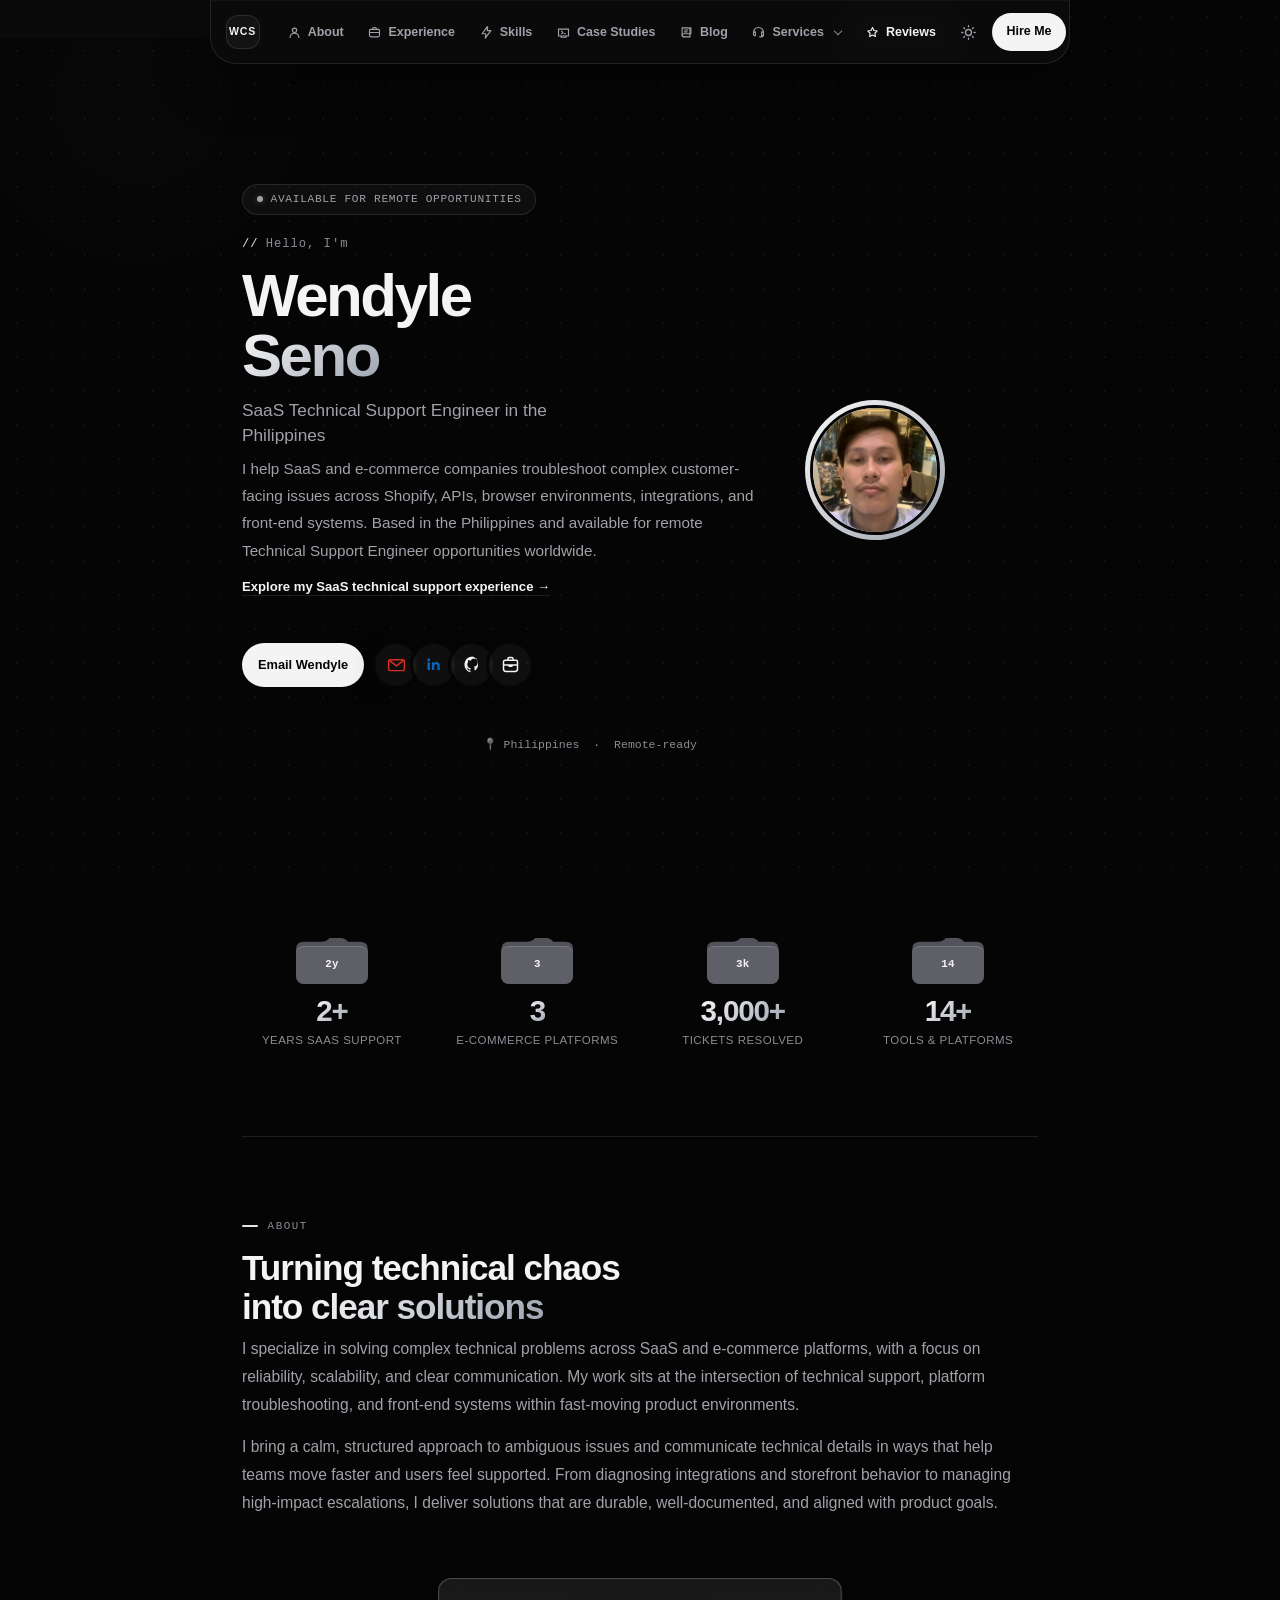
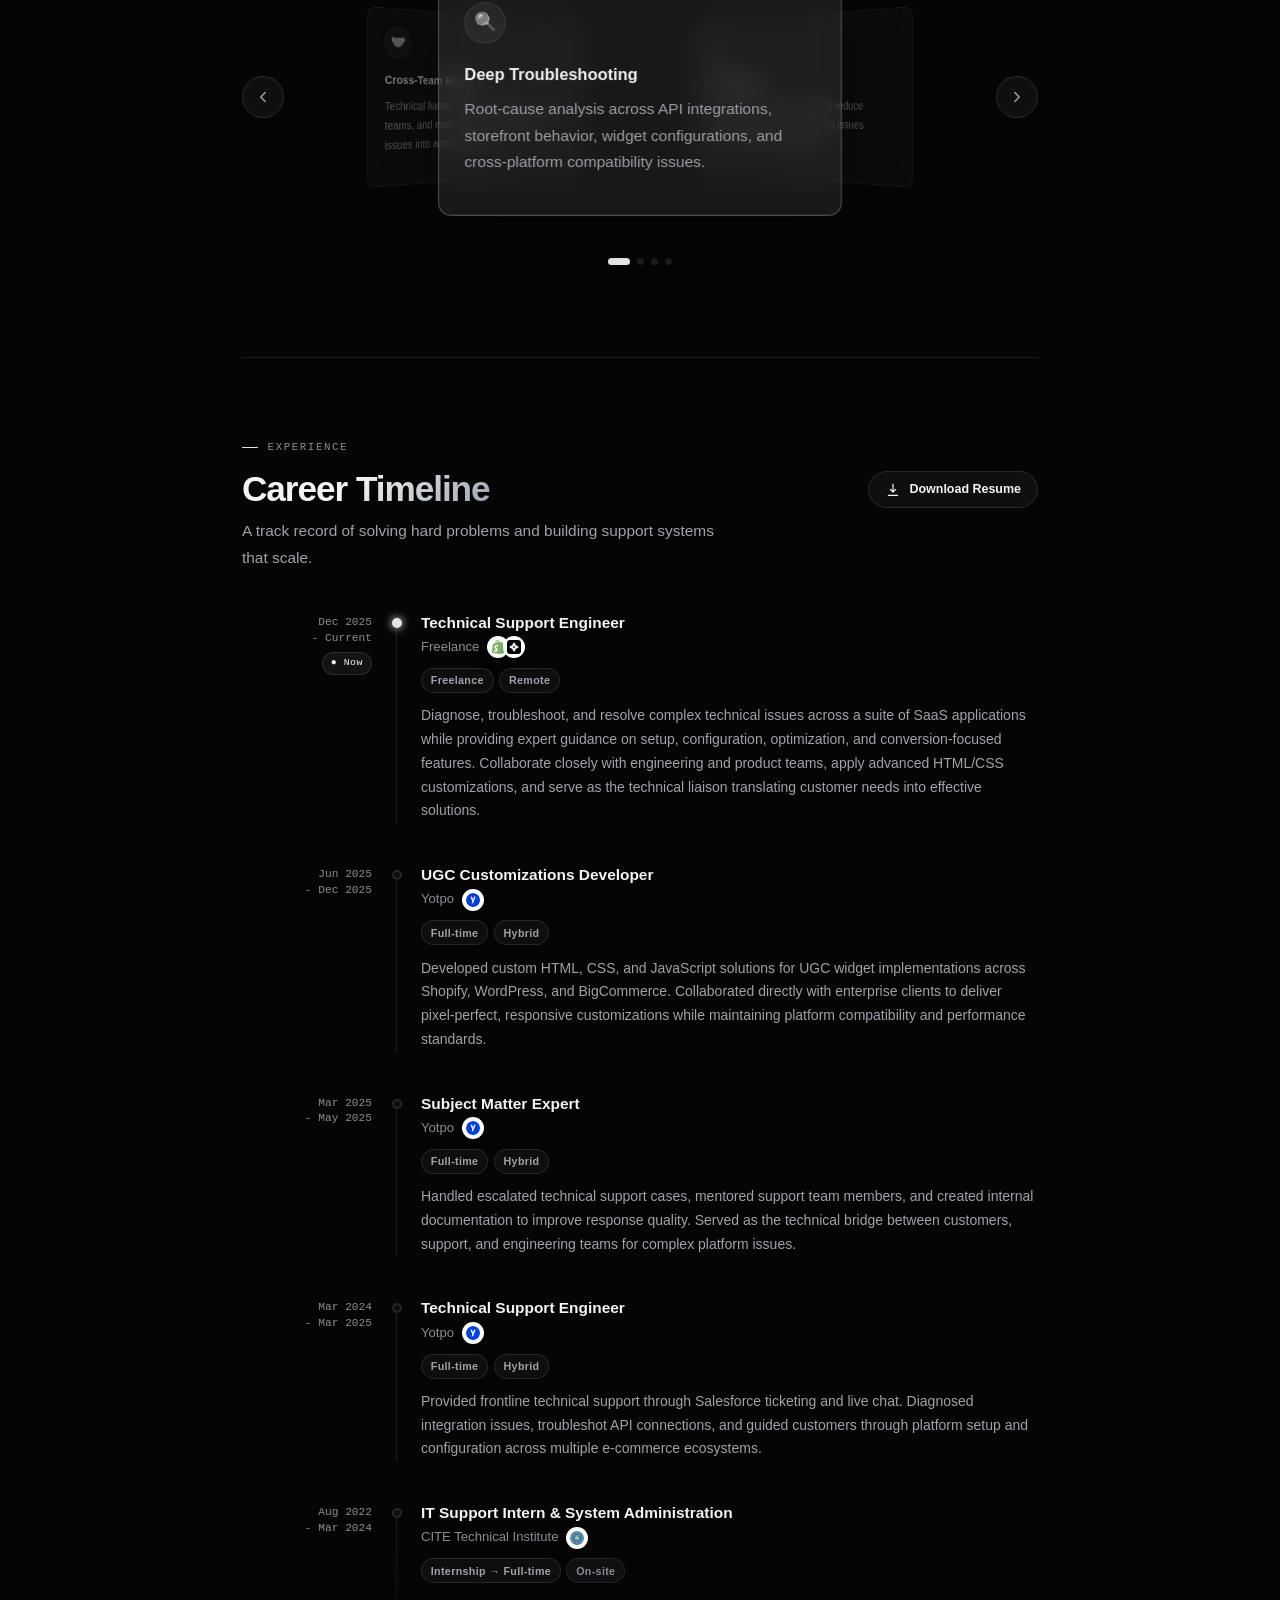
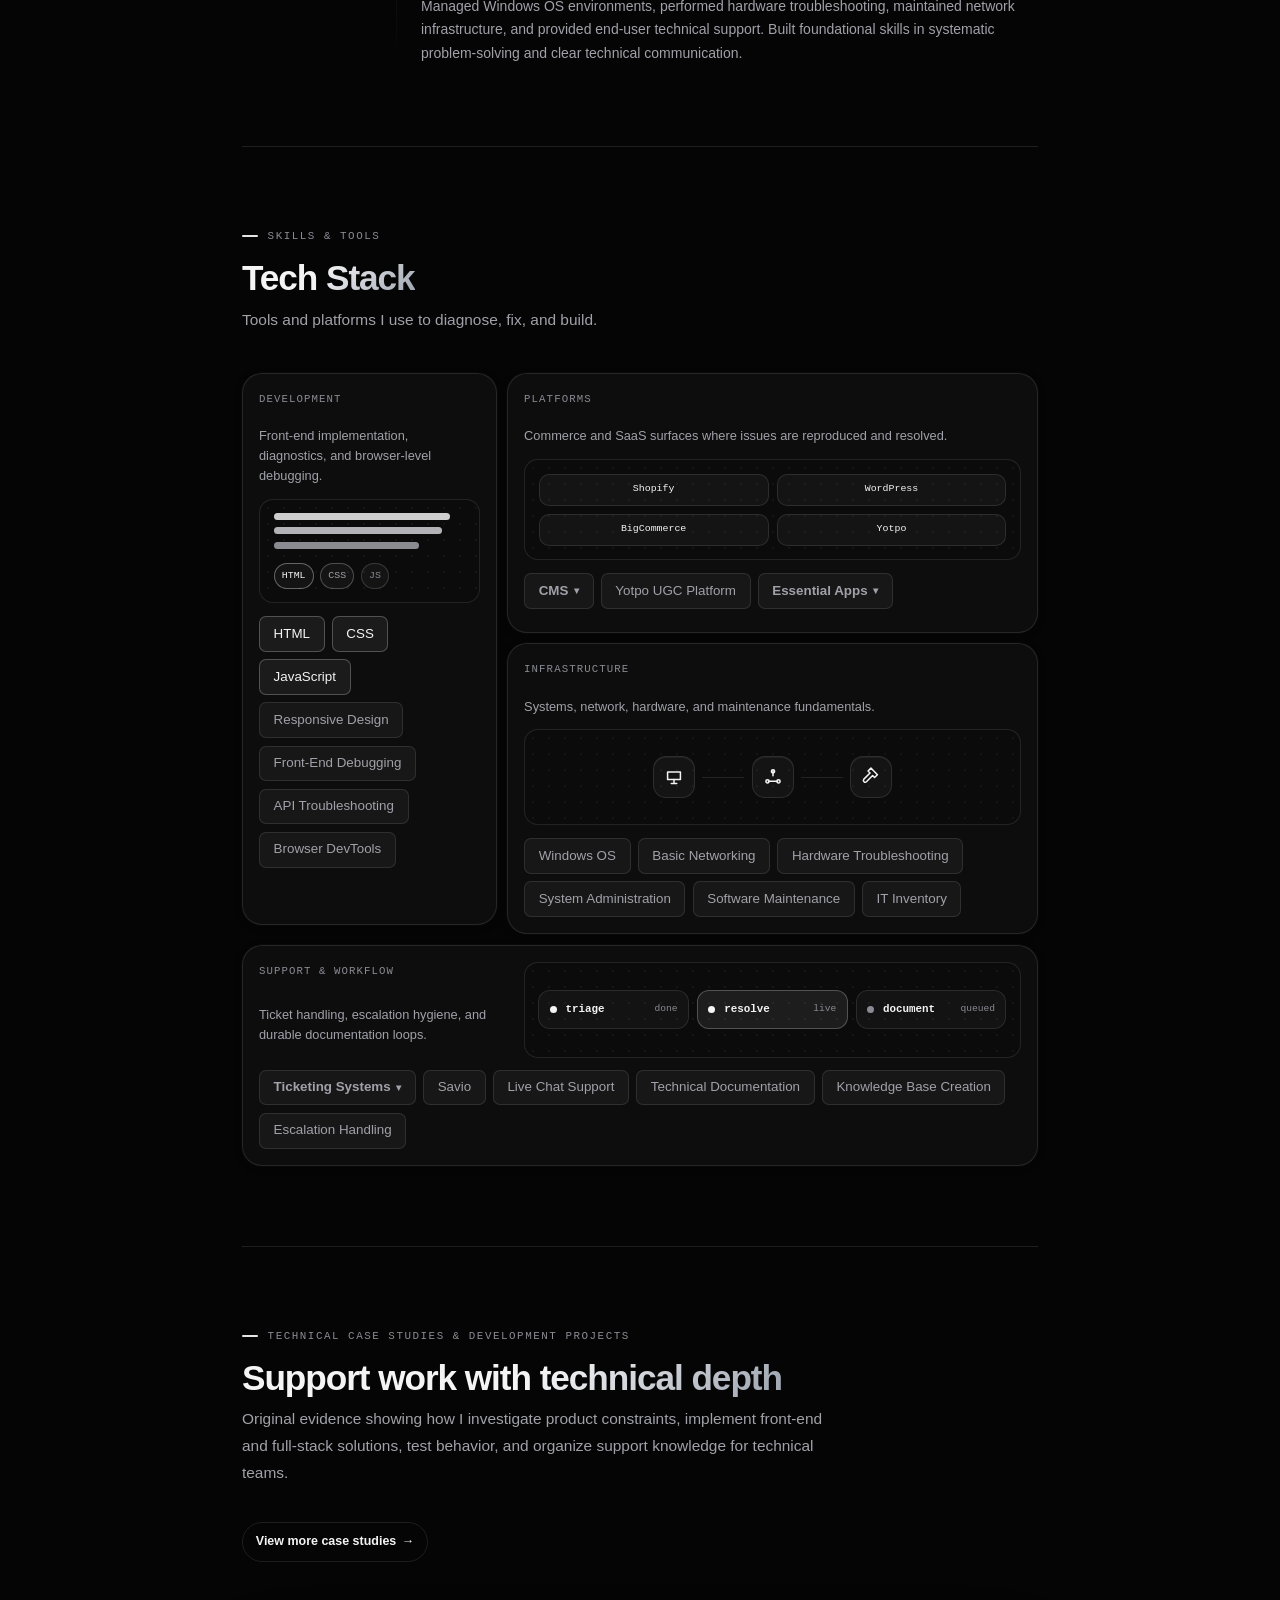
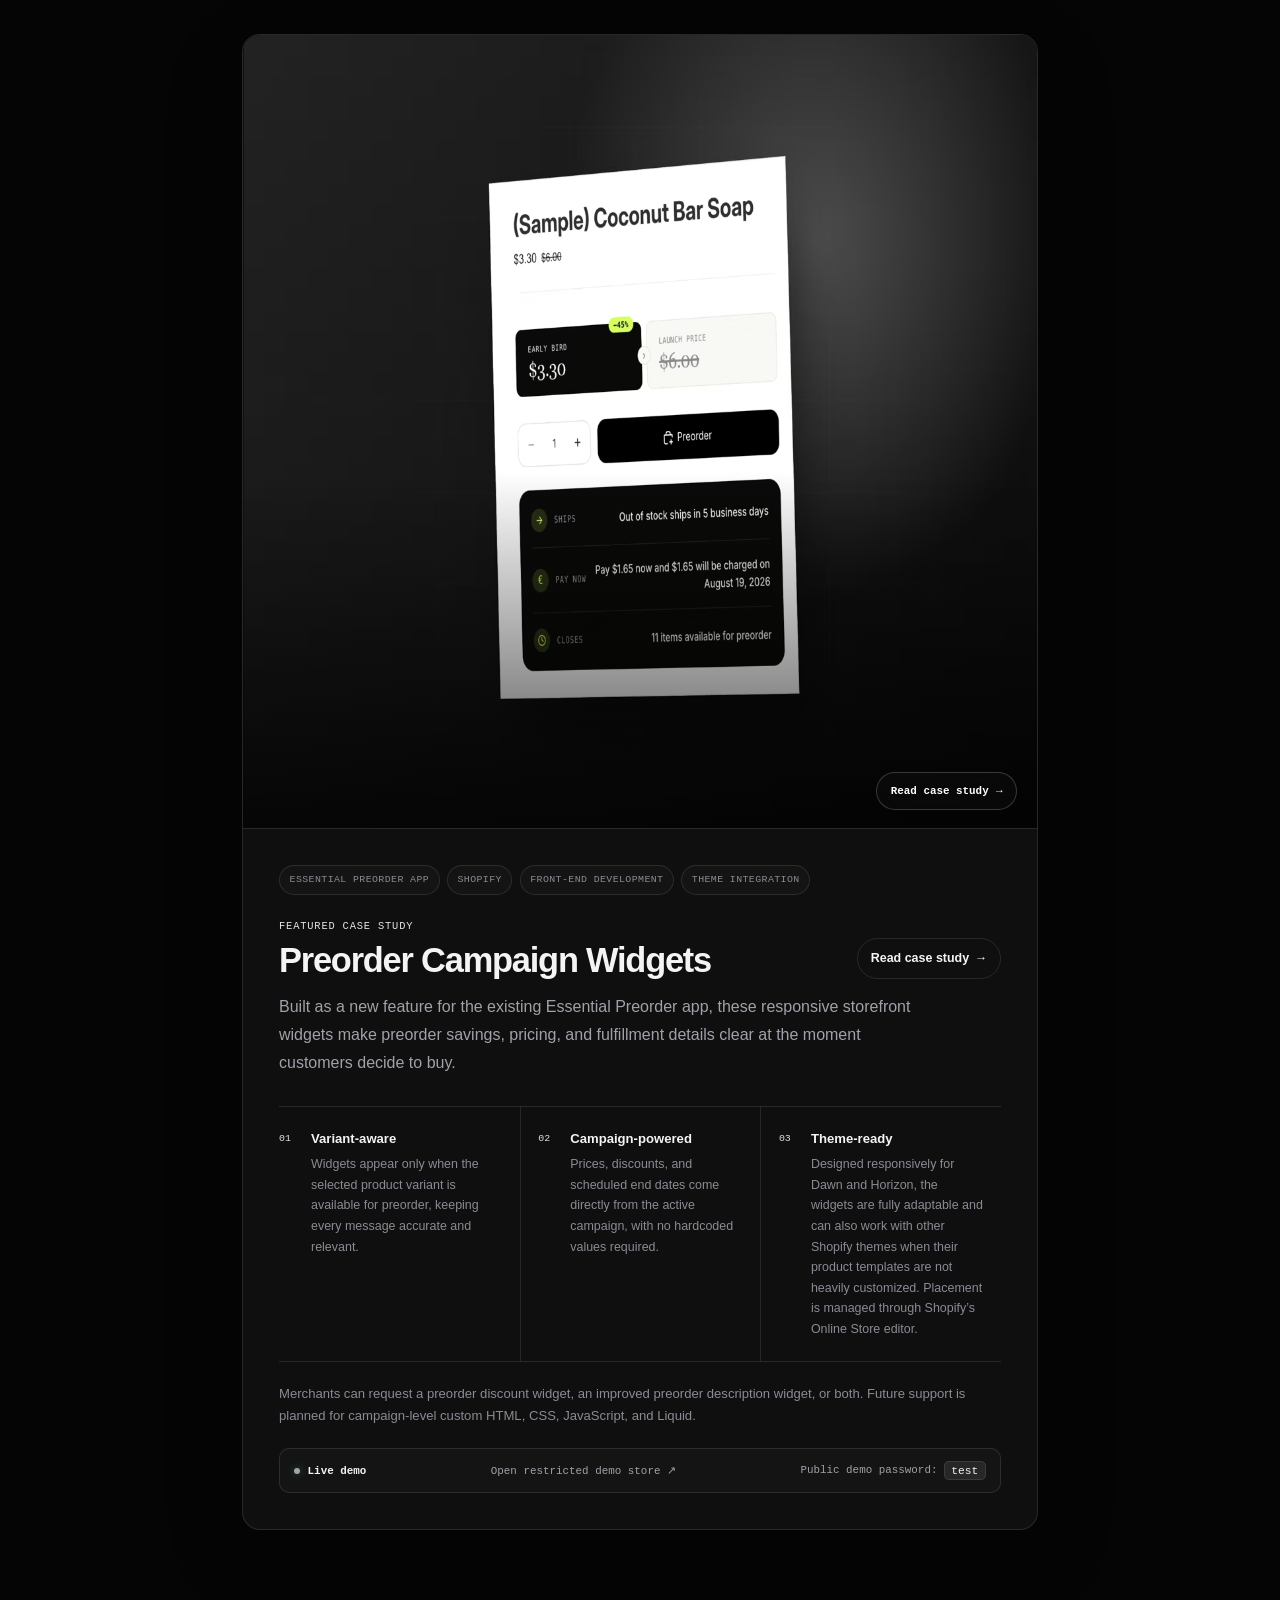
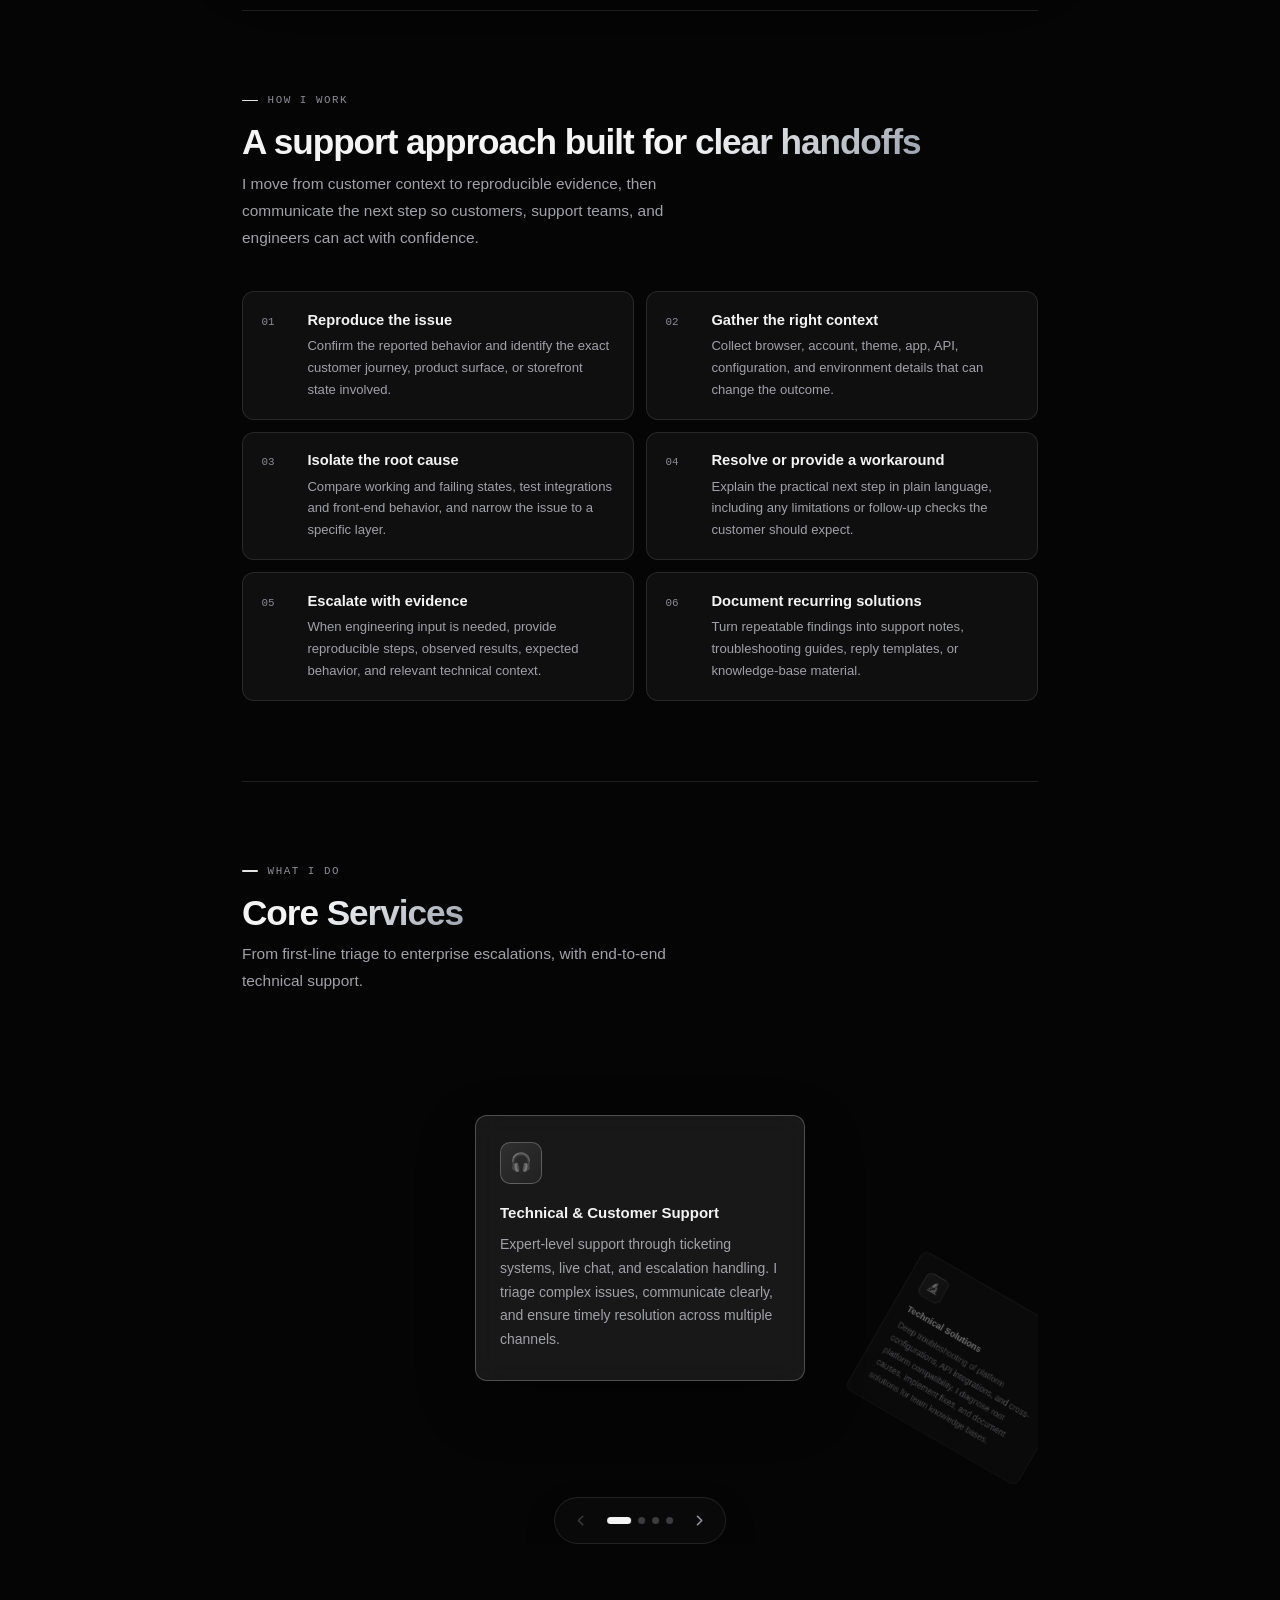
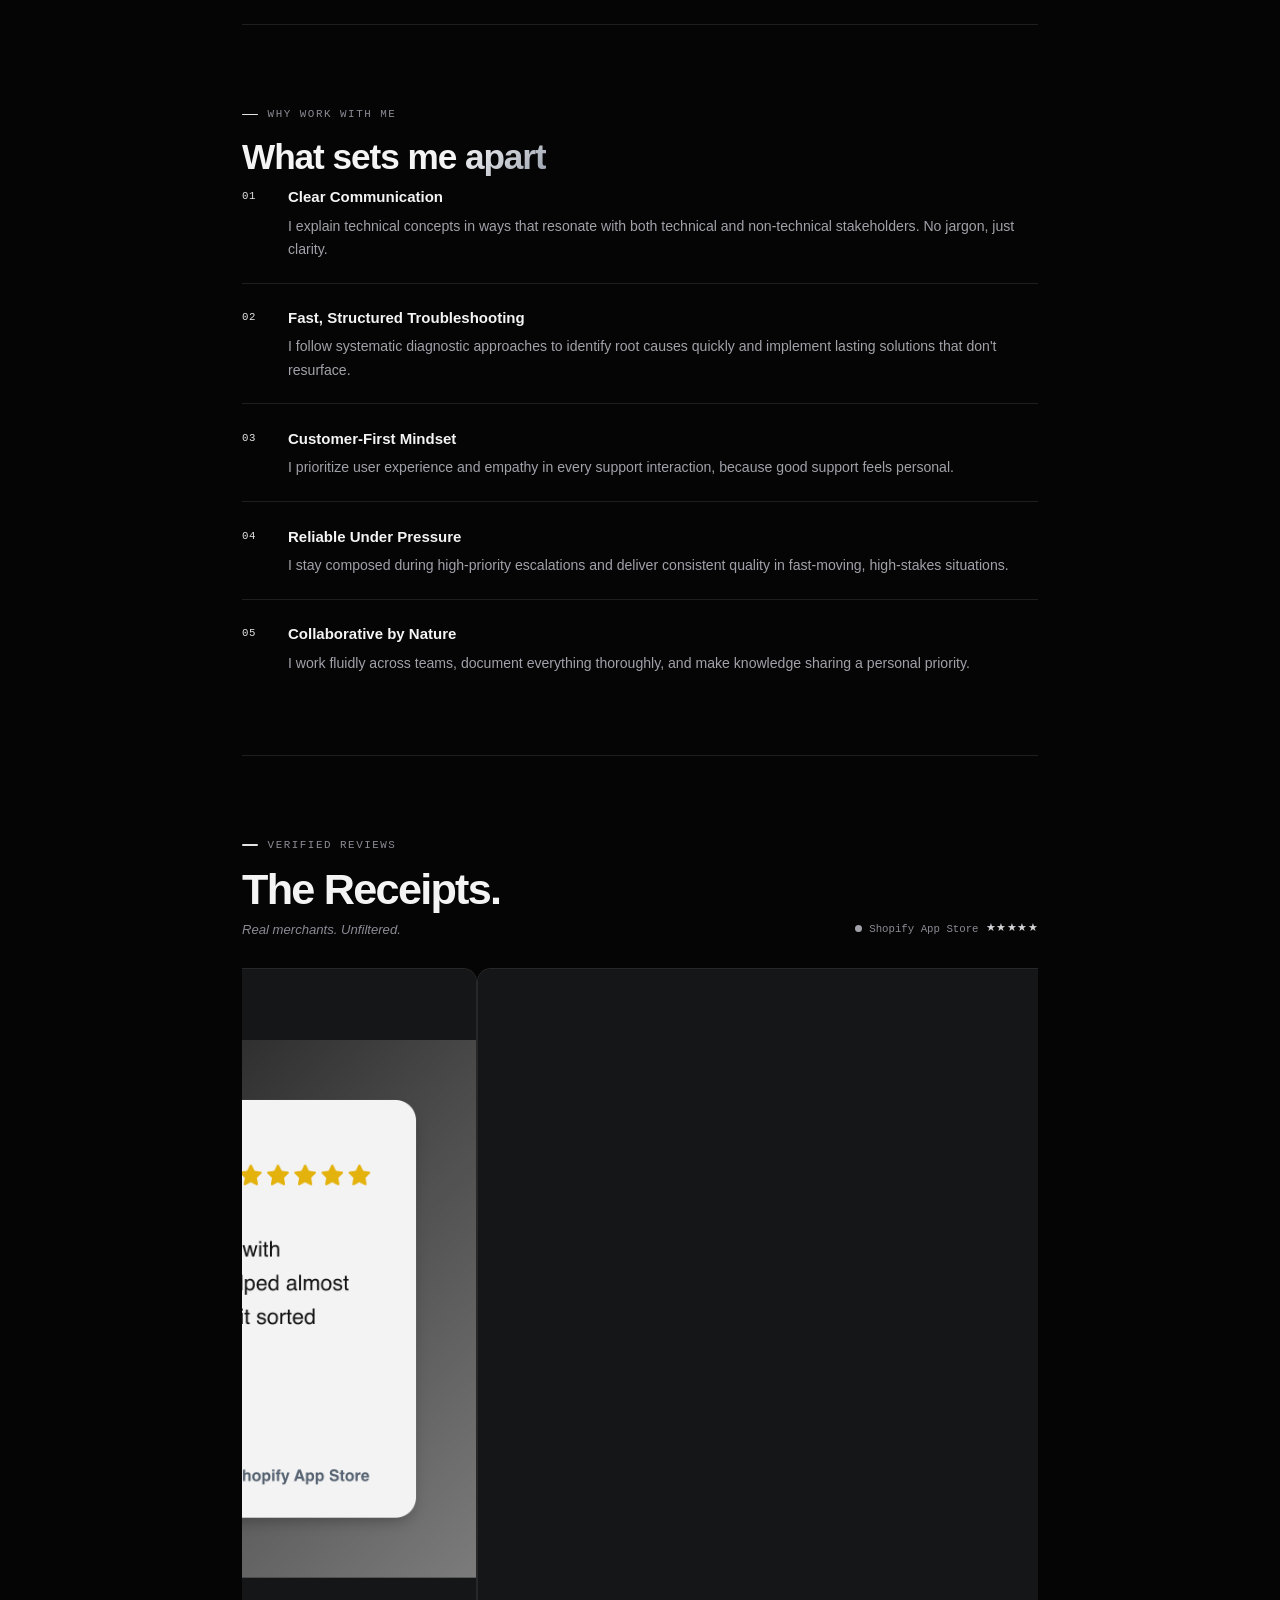
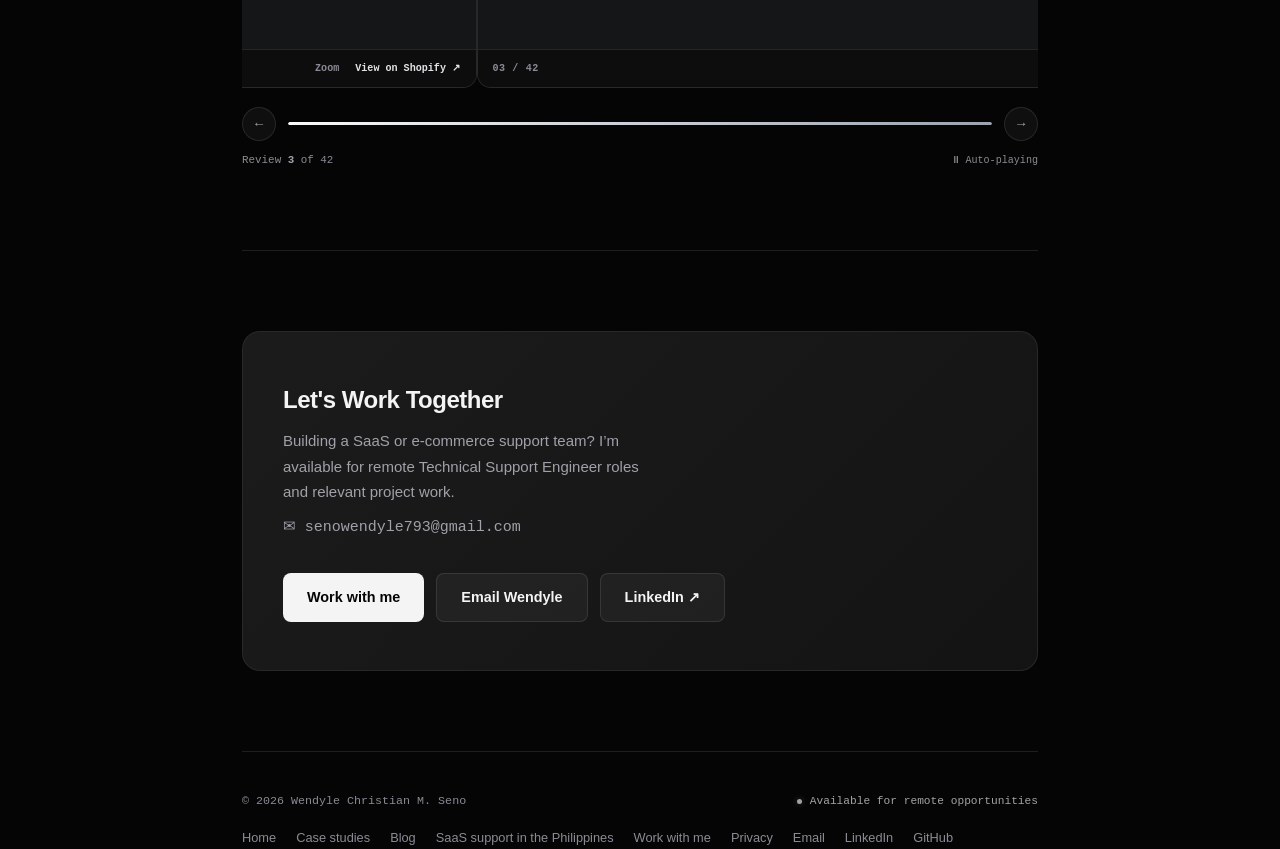
<file: index.html>
<!DOCTYPE html>
<html lang="en" data-theme="dark">
<head>
  <!-- Google tag (gtag.js) -->
  <script async src="https://www.googletagmanager.com/gtag/js?id=G-58984RH5TE"></script>
  <script>
    window.dataLayer = window.dataLayer || [];
    function gtag(){dataLayer.push(arguments);}
    gtag('js', new Date());
    gtag('config', 'G-58984RH5TE');
  </script>
  <meta charset="utf-8">
  <meta name="viewport" content="width=device-width, initial-scale=1.0">
  <title>SaaS Technical Support Engineer in the Philippines | Wendyle Seno</title>
  <meta name="description" content="Wendyle Seno is a Philippines-based SaaS Technical Support Engineer helping teams troubleshoot Shopify, API, browser, integration, and front-end issues.">
  <meta name="author" content="Wendyle Christian M. Seno">
  <meta name="robots" content="index,follow,max-image-preview:large,max-snippet:-1,max-video-preview:-1">
  <meta name="theme-color" content="#050505">
  <script>
    (() => {
      let theme = 'dark';
      try { theme = localStorage.getItem('wcs-theme') === 'light' ? 'light' : 'dark'; } catch {}
      document.documentElement.dataset.theme = theme;
      document.querySelector('meta[name="theme-color"]').content = theme === 'light' ? '#f7f7f7' : '#050505';
    })();
  </script>
  <link rel="canonical" href="https://www.wendylechristianseno.com/">

  <meta property="og:type" content="website">
  <meta property="og:site_name" content="Wendyle Seno">
  <meta property="og:title" content="SaaS Technical Support Engineer in the Philippines | Wendyle Seno">
  <meta property="og:description" content="Philippines-based technical support experience across SaaS, Shopify, APIs, browser debugging, escalation, and front-end systems.">
  <meta property="og:url" content="https://www.wendylechristianseno.com/">
  <meta property="og:image" content="https://www.wendylechristianseno.com/assets/img/wendyle-seno-social-preview.jpg">
  <meta property="og:image:width" content="1200">
  <meta property="og:image:height" content="630">
  <meta property="og:image:alt" content="Wendyle Seno, SaaS Technical Support Engineer in the Philippines">

  <meta name="twitter:card" content="summary_large_image">
  <meta name="twitter:title" content="SaaS Technical Support Engineer in the Philippines | Wendyle Seno">
  <meta name="twitter:description" content="Philippines-based technical support experience across SaaS, Shopify, APIs, browser debugging, escalation, and front-end systems.">
  <meta name="twitter:image" content="https://www.wendylechristianseno.com/assets/img/wendyle-seno-social-preview.jpg">
  <meta name="twitter:image:alt" content="Wendyle Seno, SaaS Technical Support Engineer in the Philippines">

  <link rel="icon" href="/favicon.ico" sizes="32x32">
  <link rel="icon" href="assets/img/favicon.svg" type="image/svg+xml">
  <link rel="icon" href="assets/img/favicon-32.png" type="image/png" sizes="32x32">
  <link rel="apple-touch-icon" href="assets/img/apple-touch-icon.png" sizes="180x180">
  <link rel="stylesheet" href="css/index.css?v=20260928-1">
  <script defer src="js/analytics.js?v=20260821-1"></script>
  <script type="application/ld+json">
  {
    "@context": "https://schema.org",
    "@graph": [
      {
        "@type": "WebSite",
        "@id": "https://www.wendylechristianseno.com/#website",
        "url": "https://www.wendylechristianseno.com/",
        "name": "Wendyle Seno",
        "description": "Portfolio of Wendyle Seno, a SaaS Technical Support Engineer in the Philippines focused on Shopify, e-commerce, API troubleshooting, browser debugging, and front-end systems.",
        "inLanguage": "en"
      },
      {
        "@type": "ProfilePage",
        "@id": "https://www.wendylechristianseno.com/#profile-page",
        "url": "https://www.wendylechristianseno.com/",
        "name": "SaaS Technical Support Engineer in the Philippines | Wendyle Seno",
        "isPartOf": { "@id": "https://www.wendylechristianseno.com/#website" },
        "mainEntity": { "@id": "https://www.wendylechristianseno.com/#person" },
        "dateModified": "2026-09-07",
        "inLanguage": "en"
      },
      {
        "@type": "Person",
        "@id": "https://www.wendylechristianseno.com/#person",
        "name": "Wendyle Christian M. Seno",
        "alternateName": "Wendyle Seno",
        "url": "https://www.wendylechristianseno.com/",
        "image": "https://www.wendylechristianseno.com/assets/img/wendyle-seno-profile.png",
        "jobTitle": "SaaS Technical Support Engineer",
        "description": "Philippines-based SaaS Technical Support Engineer with experience in customer-facing investigation, Shopify and e-commerce troubleshooting, API analysis, browser debugging, support escalation, technical documentation, and front-end implementation.",
        "homeLocation": { "@type": "Country", "name": "Philippines" },
        "sameAs": [
          "https://www.linkedin.com/in/wendylechristianseno/",
          "https://github.com/Wendyle18"
        ],
        "knowsAbout": [
          "SaaS technical support",
          "Shopify troubleshooting",
          "E-commerce support",
          "API troubleshooting",
          "HTML",
          "CSS",
          "JavaScript",
          "Browser DevTools",
          "Front-end debugging",
          "Full-stack development",
          "Next.js",
          "Supabase",
          "Technical QA",
          "Agentic development workflows",
          "Support escalation",
          "Technical documentation"
        ]
      }
    ]
  }
  </script>
</head>
<body>
  <a class="skip-link" href="#main-content">Skip to main content</a>
  <div class="bg-canvas" aria-hidden="true">
    <div class="orb orb-1"></div><div class="orb orb-2"></div><div class="orb orb-3"></div>
  </div>

  <!-- ════════════════════════════════════════
       FLOATING PILL NAVIGATION
  ════════════════════════════════════════ -->
  <nav class="pill-nav notch-sidebar" id="pill-nav" aria-label="Main navigation">
    <div class="pill-indicator" id="pill-ind" aria-hidden="true"></div>

    <a href="#home" class="pill-logo" aria-label="WCS - back to top">
      <span class="logo-mark">WCS</span>
    </a>

    <div class="pill-links" id="pill-links">
      <a href="#stats"        data-sec="about"><svg class="nav-ico" viewBox="0 0 24 24" aria-hidden="true"><path d="M12 12a3.5 3.5 0 1 0 0-7 3.5 3.5 0 0 0 0 7Z"/><path d="M5 20a7 7 0 0 1 14 0"/></svg><span>About</span></a>
      <a href="#experience"   data-sec="experience"><svg class="nav-ico" viewBox="0 0 24 24" aria-hidden="true"><path d="M9 7V6a2 2 0 0 1 2-2h2a2 2 0 0 1 2 2v1"/><path d="M5.5 7h13A1.5 1.5 0 0 1 20 8.5v8A2.5 2.5 0 0 1 17.5 19h-11A2.5 2.5 0 0 1 4 16.5v-8A1.5 1.5 0 0 1 5.5 7Z"/><path d="M4 12h16"/></svg><span>Experience</span></a>
      <a href="#skills"       data-sec="skills"><svg class="nav-ico" viewBox="0 0 24 24" aria-hidden="true"><path d="m13 3-8 11h6l-1 7 9-12h-6l1-6Z"/></svg><span>Skills</span></a>
      <a href="#projects"     data-sec="projects"><svg class="nav-ico" viewBox="0 0 24 24" aria-hidden="true"><path d="M4 6.5h16v11H4z"/><path d="M8 17.5v2h8v-2M9 10l2 2-2 2M13 14h2"/></svg><span>Case Studies</span></a>
      <a href="blog/"><svg class="nav-ico" viewBox="0 0 24 24" aria-hidden="true"><path d="M5 4.5h10A2.5 2.5 0 0 1 17.5 7v12H7.5A2.5 2.5 0 0 1 5 16.5z"/><path d="M7.5 19a2.5 2.5 0 0 1 0-5H19V4.5h-1.5M9 8h5M9 11h4"/></svg><span>Blog</span></a>
      <div class="pill-services" id="pill-services">
        <a href="#services" class="pill-services-overview" data-sec="services"><svg class="nav-ico" viewBox="0 0 24 24" aria-hidden="true"><path d="M4 12a8 8 0 0 1 16 0"/><path d="M4 12v3a2 2 0 0 0 2 2h1v-6H6a2 2 0 0 0-2 2Z"/><path d="M20 12v3a2 2 0 0 1-2 2h-1v-6h1a2 2 0 0 1 2 2Z"/><path d="M14 19h2a4 4 0 0 0 4-4"/></svg><span>Services</span></a>
        <button class="pill-services-toggle" id="pill-services-toggle" type="button" aria-expanded="false" aria-controls="pill-services-menu" aria-label="Show service pages"><span aria-hidden="true"></span></button>
        <nav class="pill-services-menu" id="pill-services-menu" aria-label="Service pages">
          <a href="work-with-me/" class="pill-service-page" data-analytics-event="portfolio_hire_click" data-analytics-location="homepage_services_menu">
            <span class="pill-service-title">Work with me</span>
            <span class="pill-service-desc">Opportunity fit and contact details</span>
          </a>
          <a href="saas-technical-support-philippines/" class="pill-service-page">
            <span class="pill-service-title">SaaS support in the Philippines</span>
            <span class="pill-service-desc">Experience, capabilities, and location</span>
          </a>
        </nav>
      </div>
      <a href="#testimonials" data-sec="testimonials"><svg class="nav-ico" viewBox="0 0 24 24" aria-hidden="true"><path d="m12 4 2.35 4.76 5.25.76-3.8 3.7.9 5.23L12 16l-4.7 2.45.9-5.23-3.8-3.7 5.25-.76L12 4Z"/></svg><span>Reviews</span></a>
    </div>

    <div class="pill-right">
      <button class="pill-theme" id="pill-theme" aria-label="Switch to light theme" title="Switch to light theme">
        <span class="theme-icon" aria-hidden="true">
          <svg class="theme-icon-sun" viewBox="0 0 24 24">
            <path d="M12 4V2.5M12 21.5V20M4 12H2.5M21.5 12H20M6.35 6.35 5.3 5.3M18.7 18.7l-1.05-1.05M17.65 6.35 18.7 5.3M5.3 18.7l1.05-1.05"/>
            <circle cx="12" cy="12" r="4.25"/>
          </svg>
          <svg class="theme-icon-moon" viewBox="0 0 24 24">
            <path d="M20 15.15A7.6 7.6 0 0 1 8.85 4 8.6 8.6 0 1 0 20 15.15Z"/>
          </svg>
        </span>
      </button>
      <a class="pill-hire" id="pill-hire" href="work-with-me/" aria-label="Hire Me - learn how Wendyle can support a SaaS or Shopify team" data-analytics-event="portfolio_hire_click" data-analytics-location="homepage_header">
        Hire Me
      </a>
      <button class="pill-ham" id="pill-ham" aria-label="Open navigation menu" aria-expanded="false" aria-controls="pill-sheet">
        <span></span><span></span><span></span>
      </button>
    </div>
  </nav>

  <!-- Mobile sheet -->
  <div class="pill-sheet" id="pill-sheet" role="dialog" aria-label="Navigation menu">
    <a href="#stats"        class="sl"><span class="si">A</span>About</a>
    <a href="#experience"   class="sl"><span class="si">📋</span>Experience</a>
    <a href="#skills"       class="sl"><span class="si">⚡</span>Skills</a>
    <a href="#projects"     class="sl"><span class="si">⌘</span>Case Studies</a>
    <a href="blog/" class="sl"><span class="si">B</span>Blog</a>
    <a href="#services"     class="sl"><span class="si">🎧</span>Services overview</a>
    <div class="sheet-service-pages" role="group" aria-label="Service pages">
      <a href="work-with-me/" class="sl sheet-sub-link" data-analytics-event="portfolio_hire_click" data-analytics-location="homepage_mobile_services_menu">
        <span>Work with me</span>
        <small>Opportunity fit and contact details</small>
      </a>
      <a href="saas-technical-support-philippines/" class="sl sheet-sub-link">
        <span>SaaS support in the Philippines</span>
        <small>Experience, capabilities, and location</small>
      </a>
    </div>
    <a href="#testimonials" class="sl"><span class="si">⭐</span>Reviews</a>
    <div class="sheet-sep"></div>
    <a class="sheet-action" href="mailto:senowendyle793@gmail.com?subject=Technical%20Support%20Opportunity" aria-label="Email Wendyle" data-analytics-event="portfolio_email_click" data-analytics-location="homepage_mobile_menu">
      <span class="sheet-copy-row" style="width:100%;display:flex;align-items:flex-start;gap:.65rem;">
        <span class="si" style="color:var(--cyan);margin-top:2px">📋</span>
        <span>
          <span class="sheet-copy-label">Email Wendyle</span>
          <span class="sheet-email-addr">senowendyle793@gmail.com</span>
        </span>
      </span>
    </a>
    <a href="https://www.linkedin.com/in/wendylechristianseno/" target="_blank" rel="noopener noreferrer" class="sl" data-analytics-event="portfolio_linkedin_click" data-analytics-location="homepage_mobile_menu">
      <span class="si">💼</span>LinkedIn
    </a>
    <a href="https://github.com/Wendyle18" target="_blank" rel="noopener noreferrer" class="sl" data-analytics-event="portfolio_github_click" data-analytics-location="homepage_mobile_menu">
      <span class="si">⌘</span>GitHub
    </a>
  </div>

  <!-- ════════════════════════════════════════
       CONTENT
  ════════════════════════════════════════ -->
  <main id="main-content" tabindex="-1">
  <div class="wrap">

    <!-- HERO -->
    <section id="home" class="hero" aria-labelledby="home-heading">
      <div class="hero-inner">
        <div class="hero-text">
          <div style="margin-bottom:1.2rem"><div class="avail"><span class="dot" aria-hidden="true"></span>Available for remote opportunities</div></div>
          <p class="hero-greeting"><em>//</em> Hello, I'm</p>
          <h1 class="hero-name" id="home-heading">Wendyle<br><span class="grad-text">Seno</span><span class="hero-position">SaaS Technical Support Engineer in the Philippines</span></h1>
          <p class="hero-desc">I help SaaS and e-commerce companies troubleshoot complex customer-facing issues across Shopify, APIs, browser environments, integrations, and front-end systems. Based in the Philippines and available for remote Technical Support Engineer opportunities worldwide.</p>
          <p class="hero-location-link"><a href="saas-technical-support-philippines/">Explore my SaaS technical support experience <span aria-hidden="true">→</span></a></p>
          <div class="hero-action-row">
            <div class="hero-ctas shared-tooltip-actions" id="hero-ctas">
            <span class="shared-tooltip" id="hero-cta-tooltip" role="tooltip" aria-hidden="true"></span>
            <a class="hero-email-link" href="mailto:senowendyle793@gmail.com?subject=Technical%20Support%20Opportunity" data-analytics-event="portfolio_email_click" data-analytics-location="homepage_hero">Email Wendyle</a>
            <a class="hero-action" href="mailto:senowendyle793@gmail.com?subject=Technical%20Support%20Opportunity" data-tooltip="Email" aria-label="Email Wendyle" data-analytics-event="portfolio_email_click" data-analytics-location="homepage_hero">
              <span aria-hidden="true">
                <svg class="cta-icon gmail-icon" viewBox="0 0 24 24" role="img" aria-label="Gmail">
                  <path d="M4.75 6.5h14.5A1.75 1.75 0 0 1 21 8.25v9A1.75 1.75 0 0 1 19.25 19H4.75A1.75 1.75 0 0 1 3 17.25v-9A1.75 1.75 0 0 1 4.75 6.5Z" fill="none" stroke="currentColor" stroke-width="1.7"/>
                  <path d="m4.2 7.6 7.8 6 7.8-6" fill="none" stroke="currentColor" stroke-width="1.7" stroke-linecap="round" stroke-linejoin="round"/>
                </svg>
              </span>
            </a>
            <a href="https://www.linkedin.com/in/wendylechristianseno/" target="_blank" rel="noopener noreferrer" class="hero-action" data-tooltip="LinkedIn" aria-label="Open LinkedIn profile" data-analytics-event="portfolio_linkedin_click" data-analytics-location="homepage_hero">
              <svg class="cta-icon linkedin-icon" viewBox="0 0 24 24" role="img" aria-label="LinkedIn">
                <path d="M6.75 9.4v8.85H4V9.4h2.75ZM5.38 5.25a1.6 1.6 0 1 1 0 3.2 1.6 1.6 0 0 1 0-3.2Zm6.1 4.15.08 1.23c.58-.82 1.48-1.43 2.9-1.43 2.1 0 3.54 1.36 3.54 4.3v4.75h-2.75v-4.43c0-1.45-.52-2.16-1.62-2.16-1.2 0-1.87.82-1.87 2.36v4.23H9V9.4h2.48Z" fill="currentColor"/>
              </svg>
            </a>
            <a href="https://github.com/Wendyle18" target="_blank" rel="noopener noreferrer" class="hero-action" data-tooltip="GitHub" aria-label="Open GitHub profile" data-analytics-event="portfolio_github_click" data-analytics-location="homepage_hero">
              <svg class="cta-icon github-icon" viewBox="0 0 24 24" role="img" aria-label="GitHub">
                <path d="M12 2.75a9.25 9.25 0 0 0-2.93 18.03c.46.08.63-.2.63-.44v-1.58c-2.57.56-3.11-1.1-3.11-1.1-.42-1.07-1.03-1.35-1.03-1.35-.84-.58.06-.57.06-.57.93.07 1.42.96 1.42.96.83 1.41 2.17 1 2.7.77.08-.6.32-1 .58-1.23-2.05-.23-4.2-1.02-4.2-4.56 0-1 .36-1.83.95-2.48-.1-.23-.41-1.17.09-2.44 0 0 .78-.25 2.54.95A8.8 8.8 0 0 1 12 5.42c.78 0 1.56.1 2.3.31 1.76-1.2 2.54-.95 2.54-.95.5 1.27.19 2.21.09 2.44.59.65.95 1.47.95 2.48 0 3.55-2.16 4.33-4.22 4.56.34.29.64.86.64 1.74v2.34c0 .24.17.52.64.43A9.25 9.25 0 0 0 12 2.75Z" fill="currentColor"/>
              </svg>
            </a>
            <a href="#experience" class="hero-action" data-tooltip="Work" aria-label="View work experience">
              <svg class="cta-icon work-icon" viewBox="0 0 24 24" role="img" aria-label="Work">
                <path d="M9 7.25V6a2 2 0 0 1 2-2h2a2 2 0 0 1 2 2v1.25m-9.5 0h13A1.5 1.5 0 0 1 20 8.75v8.5A2.75 2.75 0 0 1 17.25 20H6.75A2.75 2.75 0 0 1 4 17.25v-8.5a1.5 1.5 0 0 1 1.5-1.5Zm4.75 0h3.5M4.25 12.5h15.5M10 12.5v.75c0 .41.34.75.75.75h2.5c.41 0 .75-.34.75-.75v-.75" fill="none" stroke="currentColor" stroke-width="1.7" stroke-linecap="round" stroke-linejoin="round"/>
              </svg>
            </a>
            </div>
            <p class="hero-loc"><span aria-hidden="true">📍</span>Philippines &nbsp;·&nbsp; Remote-ready</p>
          </div>
        </div>
        <div class="photo-wrap">
          <div class="photo-ring"></div>
          <picture>
            <source type="image/avif" srcset="assets/img/generated/wendyle-seno-profile-128.avif 128w, assets/img/generated/wendyle-seno-profile-256.avif 256w" sizes="130px">
            <img src="assets/img/generated/wendyle-seno-profile-256.jpg" alt="Wendyle Christian M. Seno, SaaS Technical Support Engineer" class="hero-photo" width="130" height="130" loading="eager" decoding="async" fetchpriority="high">
          </picture>
        </div>
      </div>
    </section>

    <!-- STATS -->
    <div class="stats-s" id="stats">
      <div class="stats-grid" role="list">
        <div class="stat-card folder-stat" role="listitem" tabindex="0">
          <div class="stat-folder-preview" aria-hidden="true">
            <div class="folder-popover popover-3">
              <span class="brand-mark logo-yotpo" title="Yotpo"><img class="brand-icon" src="assets/icons/yotpo.svg" alt=""></span>
              <span class="brand-mark logo-cite" title="CITE Technical Institute"><img class="brand-icon" src="assets/icons/cite.svg" alt=""></span>
              <span class="brand-mark logo-essential" title="Essential Apps"><img class="brand-icon" src="assets/icons/essential.svg" alt=""></span>
            </div>
            <div class="folder-shell">
              <span class="folder-back"></span><span class="folder-paper"></span><span class="folder-cover"><span class="folder-glyph">2y</span></span>
            </div>
          </div>
          <p class="stat-num" data-target="2" data-suffix="+">2+</p><p class="stat-lbl">Years SaaS Support</p>
        </div>
        <div class="stat-card folder-stat" role="listitem" tabindex="0">
          <div class="stat-folder-preview" aria-hidden="true">
            <div class="folder-popover popover-3">
              <span class="brand-mark logo-shopify" title="Shopify"><svg class="brand-icon" aria-hidden="true"><use href="assets/icons/brand-icons.svg#shopify"></use></svg></span>
              <span class="brand-mark logo-bigcommerce" title="BigCommerce"><svg class="brand-icon" aria-hidden="true"><use href="assets/icons/brand-icons.svg#bigcommerce"></use></svg></span>
              <span class="brand-mark logo-wordpress" title="WordPress"><svg class="brand-icon" aria-hidden="true"><use href="assets/icons/brand-icons.svg#wordpress"></use></svg></span>
            </div>
            <div class="folder-shell">
              <span class="folder-back"></span><span class="folder-paper"></span><span class="folder-cover"><span class="folder-glyph">3</span></span>
            </div>
          </div>
          <p class="stat-num" data-target="3">3</p><p class="stat-lbl">E-commerce Platforms</p>
        </div>
        <div class="stat-card folder-stat" role="listitem" tabindex="0">
          <div class="stat-folder-preview" aria-hidden="true">
            <div class="folder-popover popover-2">
              <span class="brand-mark logo-helpscout" title="Help Scout"><svg class="brand-icon" aria-hidden="true"><use href="assets/icons/brand-icons.svg#helpscout"></use></svg></span>
              <span class="brand-mark logo-salesforce" title="Salesforce"><img class="brand-icon" src="assets/icons/salesforce.svg" alt=""></span>
            </div>
            <div class="folder-shell">
              <span class="folder-back"></span><span class="folder-paper"></span><span class="folder-cover"><span class="folder-glyph">3k</span></span>
            </div>
          </div>
          <p class="stat-num" data-target="3000" data-suffix="+">3,000+</p><p class="stat-lbl">Tickets Resolved</p>
        </div>
        <div class="stat-card folder-stat" role="listitem" tabindex="0">
          <div class="stat-folder-preview" aria-hidden="true">
            <div class="folder-popover popover-4">
              <span class="brand-mark logo-html" title="HTML5"><svg class="brand-icon" aria-hidden="true"><use href="assets/icons/brand-icons.svg#html5"></use></svg></span>
              <span class="brand-mark logo-css" title="CSS3"><svg class="brand-icon" aria-hidden="true"><use href="assets/icons/brand-icons.svg#css"></use></svg></span>
              <span class="brand-mark logo-js" title="JavaScript"><svg class="brand-icon" aria-hidden="true"><use href="assets/icons/brand-icons.svg#javascript"></use></svg></span>
              <span class="brand-mark logo-api" title="API troubleshooting"><svg class="brand-icon" aria-hidden="true"><use href="assets/icons/brand-icons.svg#swagger"></use></svg></span>
            </div>
            <div class="folder-shell">
              <span class="folder-back"></span><span class="folder-paper"></span><span class="folder-cover"><span class="folder-glyph">14</span></span>
            </div>
          </div>
          <p class="stat-num" data-target="14" data-suffix="+">14+</p><p class="stat-lbl">Tools & Platforms</p>
        </div>
      </div>
    </div>

    <!-- ABOUT -->
    <section id="about" class="section" aria-labelledby="ab-h">
      <div class="sec-label">About</div>
      <h2 class="sec-title" id="ab-h">Turning technical chaos<br>into <span class="grad-text">clear solutions</span></h2>
      <div class="about-main">
        <p>I specialize in solving complex technical problems across SaaS and e-commerce platforms, with a focus on reliability, scalability, and clear communication. My work sits at the intersection of technical support, platform troubleshooting, and front-end systems within fast-moving product environments.</p>
        <p>I bring a calm, structured approach to ambiguous issues and communicate technical details in ways that help teams move faster and users feel supported. From diagnosing integrations and storefront behavior to managing high-impact escalations, I deliver solutions that are durable, well-documented, and aligned with product goals.</p>
      </div>
      <div class="about-grid cylinder-carousel" data-cylinder-carousel role="region" aria-roledescription="carousel" aria-label="About capabilities">
        <button class="cyl-btn cyl-prev" type="button" aria-label="Previous capability">
          <svg viewBox="0 0 24 24" aria-hidden="true"><path d="m15 18-6-6 6-6"/></svg>
        </button>
        <div class="cyl-stage" role="group" tabindex="0" aria-live="polite" aria-label="Deep Troubleshooting">
          <div class="cyl-ring">
            <div class="glass about-card cyl-item" data-cyl-item role="group" aria-label="Deep Troubleshooting"><span class="ac-icon">🔍</span><h3>Deep Troubleshooting</h3><p>Root-cause analysis across API integrations, storefront behavior, widget configurations, and cross-platform compatibility issues.</p></div>
            <div class="glass about-card cyl-item" data-cyl-item role="group" aria-label="Fast Resolution"><span class="ac-icon">⚡</span><h3>Fast Resolution</h3><p>Structured diagnostic workflows that reduce resolution time and prevent recurring issues through thorough documentation.</p></div>
            <div class="glass about-card cyl-item" data-cyl-item role="group" aria-label="Front-End Expertise"><span class="ac-icon">🎨</span><h3>Front-End Expertise</h3><p>Custom HTML, CSS, and JavaScript implementations for SaaS widgets and e-commerce storefronts across major CMS platforms.</p></div>
            <div class="glass about-card cyl-item" data-cyl-item role="group" aria-label="Cross-Team Bridge"><span class="ac-icon">🤝</span><h3>Cross-Team Bridge</h3><p>Technical liaison between customers, support teams, and engineering, translating complex issues into actionable tickets.</p></div>
          </div>
        </div>
        <button class="cyl-btn cyl-next" type="button" aria-label="Next capability">
          <svg viewBox="0 0 24 24" aria-hidden="true"><path d="m9 6 6 6-6 6"/></svg>
        </button>
        <div class="cyl-dots" role="tablist" aria-label="Select capability"></div>
      </div>
    </section>

    <!-- EXPERIENCE -->
    <section id="experience" class="section" aria-labelledby="ex-h">
      <div class="sec-label">Experience</div>
      <div class="career-heading-row">
        <h2 class="sec-title" id="ex-h">Career <span class="grad-text">Timeline</span></h2>
        <a class="career-resume-cta" href="https://drive.google.com/uc?export=download&amp;id=19VN2xFC_qmwtN42Zccsk0ThbB4VUB1xa" download aria-label="Download Wendyle Seno's resume as a PDF" data-analytics-event="portfolio_resume_download" data-analytics-location="homepage_career_timeline">
          <svg viewBox="0 0 24 24" aria-hidden="true"><path d="M12 3v12m0 0 4-4m-4 4-4-4M5 20h14"/></svg>
          <span>Download Resume</span>
        </a>
      </div>
      <p class="sec-desc">A track record of solving hard problems and building support systems that scale.</p>
      <div class="timeline" role="list">

        <div class="tl-item cur" role="listitem">
          <div class="tl-meta"><div class="tl-date">Dec 2025<br>- Current</div><span class="tl-badge badge-now">● Now</span></div>
          <div class="tl-line" aria-hidden="true"></div>
          <div class="tl-content">
            <div class="tl-dm">Dec 2025 - Current</div>
            <p class="tl-role">Technical Support Engineer</p><p class="tl-co"><span>Freelance</span><span class="tl-company-logos" role="group" aria-label="Shopify and Essential Apps"><span class="tl-company-logo" title="Shopify"><svg class="brand-icon" aria-hidden="true"><use href="assets/icons/brand-icons.svg#shopify"></use></svg></span><span class="tl-company-logo" title="Essential Apps"><img class="brand-icon" src="assets/icons/essential.svg" alt=""></span></span></p>
            <div class="tl-tags"><span class="tl-tag t-fl">Freelance</span><span class="tl-tag t-re">Remote</span></div>
            <p class="tl-desc">Diagnose, troubleshoot, and resolve complex technical issues across a suite of SaaS applications while providing expert guidance on setup, configuration, optimization, and conversion-focused features. Collaborate closely with engineering and product teams, apply advanced HTML/CSS customizations, and serve as the technical liaison translating customer needs into effective solutions.</p>
          </div>
        </div>

        <div class="tl-item" role="listitem">
          <div class="tl-meta"><div class="tl-date">Jun 2025<br>- Dec 2025</div></div>
          <div class="tl-line" aria-hidden="true"></div>
          <div class="tl-content">
            <div class="tl-dm">Jun 2025 - Dec 2025</div>
            <p class="tl-role">UGC Customizations Developer</p><p class="tl-co"><span>Yotpo</span><span class="tl-company-logos" aria-hidden="true"><span class="tl-company-logo"><img class="brand-icon" src="assets/icons/yotpo.svg" alt=""></span></span></p>
            <div class="tl-tags"><span class="tl-tag t-ft">Full-time</span><span class="tl-tag t-hy">Hybrid</span></div>
            <p class="tl-desc">Developed custom HTML, CSS, and JavaScript solutions for UGC widget implementations across Shopify, WordPress, and BigCommerce. Collaborated directly with enterprise clients to deliver pixel-perfect, responsive customizations while maintaining platform compatibility and performance standards.</p>
          </div>
        </div>

        <div class="tl-item" role="listitem">
          <div class="tl-meta"><div class="tl-date">Mar 2025<br>- May 2025</div></div>
          <div class="tl-line" aria-hidden="true"></div>
          <div class="tl-content">
            <div class="tl-dm">Mar 2025 - May 2025</div>
            <p class="tl-role">Subject Matter Expert</p><p class="tl-co"><span>Yotpo</span><span class="tl-company-logos" aria-hidden="true"><span class="tl-company-logo"><img class="brand-icon" src="assets/icons/yotpo.svg" alt=""></span></span></p>
            <div class="tl-tags"><span class="tl-tag t-ft">Full-time</span><span class="tl-tag t-hy">Hybrid</span></div>
            <p class="tl-desc">Handled escalated technical support cases, mentored support team members, and created internal documentation to improve response quality. Served as the technical bridge between customers, support, and engineering teams for complex platform issues.</p>
          </div>
        </div>

        <div class="tl-item" role="listitem">
          <div class="tl-meta"><div class="tl-date">Mar 2024<br>- Mar 2025</div></div>
          <div class="tl-line" aria-hidden="true"></div>
          <div class="tl-content">
            <div class="tl-dm">Mar 2024 - Mar 2025</div>
            <p class="tl-role">Technical Support Engineer</p><p class="tl-co"><span>Yotpo</span><span class="tl-company-logos" aria-hidden="true"><span class="tl-company-logo"><img class="brand-icon" src="assets/icons/yotpo.svg" alt=""></span></span></p>
            <div class="tl-tags"><span class="tl-tag t-ft">Full-time</span><span class="tl-tag t-hy">Hybrid</span></div>
            <p class="tl-desc">Provided frontline technical support through Salesforce ticketing and live chat. Diagnosed integration issues, troubleshot API connections, and guided customers through platform setup and configuration across multiple e-commerce ecosystems.</p>
          </div>
        </div>

        <div class="tl-item" role="listitem">
          <div class="tl-meta"><div class="tl-date">Aug 2022<br>- Mar 2024</div></div>
          <div class="tl-line" aria-hidden="true"></div>
          <div class="tl-content">
            <div class="tl-dm">Aug 2022 - Mar 2024</div>
            <p class="tl-role">IT Support Intern &amp; System Administration</p><p class="tl-co"><span>CITE Technical Institute</span><span class="tl-company-logos" aria-hidden="true"><span class="tl-company-logo"><img class="brand-icon" src="assets/icons/cite.svg" alt=""></span></span></p>
            <div class="tl-tags"><span class="tl-tag t-in">Internship → Full-time</span><span class="tl-tag t-on">On-site</span></div>
            <p class="tl-desc">Managed Windows OS environments, performed hardware troubleshooting, maintained network infrastructure, and provided end-user technical support. Built foundational skills in systematic problem-solving and clear technical communication.</p>
          </div>
        </div>
      </div>
    </section>

    <!-- SKILLS -->
    <section id="skills" class="section" aria-labelledby="sk-h">
      <div class="sec-label">Skills & Tools</div>
      <h2 class="sec-title" id="sk-h">Tech <span class="grad-text">Stack</span></h2>
      <p class="sec-desc">Tools and platforms I use to diagnose, fix, and build.</p>
      <div class="agent-bento-grid">
        <div class="bento-stack bento-stack-narrow">
      <div class="sk-group bento-card bento-development">
        <p class="sk-label">Development</p>
        <p class="bento-desc">Front-end implementation, diagnostics, and browser-level debugging.</p>
        <div class="bento-visual code-visual" aria-hidden="true">
          <span class="code-line wide html-level"></span><span class="code-line css-level"></span><span class="code-line js-level"></span>
          <div class="code-nodes"><span class="node-html">HTML</span><span class="node-css">CSS</span><span class="node-js">JS</span></div>
        </div>
        <div class="sk-tags">
          <span class="sk-tag hi">HTML</span><span class="sk-tag hi">CSS</span><span class="sk-tag hi">JavaScript</span>
          <span class="sk-tag">Responsive Design</span><span class="sk-tag">Front-End Debugging</span>
          <span class="sk-tag">API Troubleshooting</span><span class="sk-tag">Browser DevTools</span>
        </div>
      </div>
        </div>
        <div class="bento-stack bento-stack-wide">
      <div class="sk-group bento-card bento-platforms">
        <p class="sk-label">Platforms</p>
        <p class="bento-desc">Commerce and SaaS surfaces where issues are reproduced and resolved.</p>
        <div class="bento-visual platform-visual" aria-hidden="true">
          <span>Shopify</span><span>WordPress</span><span>BigCommerce</span><span>Yotpo</span>
        </div>
        <div class="sk-tags">
          <div class="sk-dd"><button class="sk-dd-btn" aria-haspopup="listbox" aria-expanded="false">CMS <span class="dda">▾</span></button><div class="sk-dd-menu" role="listbox"><span class="sk-dd-item" role="option">Shopify</span><span class="sk-dd-item" role="option">WordPress</span><span class="sk-dd-item" role="option">BigCommerce</span></div></div>
          <span class="sk-tag">Yotpo UGC Platform</span>
          <div class="sk-dd"><button class="sk-dd-btn" aria-haspopup="listbox" aria-expanded="false">Essential Apps <span class="dda">▾</span></button><div class="sk-dd-menu" role="listbox"><span class="sk-dd-item" role="option">Essential Countdown Timer</span><span class="sk-dd-item" role="option">Essential Order Value Booster</span><span class="sk-dd-item" role="option">Essential Icon &amp; Badge Banners</span><span class="sk-dd-item" role="option">Essential Announcement Bar</span><span class="sk-dd-item" role="option">Essential SEO AI Blog Writer</span><span class="sk-dd-item" role="option">Essential Upsell</span><span class="sk-dd-item" role="option">Essential Pre-Order &amp; Presale</span><span class="sk-dd-item" role="option">Essential Loyalty &amp; Rewards</span><span class="sk-dd-item" role="option">Essential Cart Drawer</span></div></div>
        </div>
      </div>
      <div class="sk-group bento-card bento-infra">
        <p class="sk-label">Infrastructure</p>
        <p class="bento-desc">Systems, network, hardware, and maintenance fundamentals.</p>
        <div class="bento-visual infra-visual" aria-hidden="true">
          <span class="infra-icon">
            <svg viewBox="0 0 24 24"><path d="M5 6.5h14v8.25H5z"/><path d="M9 19h6M12 14.75V19"/></svg>
          </span>
          <span class="infra-line"></span>
          <span class="infra-icon">
            <svg viewBox="0 0 24 24"><path d="M12 5.25v5.5M7 16.75h10"/><path d="M12 4a1.75 1.75 0 1 0 0 3.5A1.75 1.75 0 0 0 12 4ZM6 15a1.75 1.75 0 1 0 0 3.5A1.75 1.75 0 0 0 6 15Zm12 0a1.75 1.75 0 1 0 0 3.5A1.75 1.75 0 0 0 18 15Z"/></svg>
          </span>
          <span class="infra-line"></span>
          <span class="infra-icon">
            <svg viewBox="0 0 24 24"><path d="m14.5 5 4.5 4.5-3.1 3.1-2.15-2.15-6.7 6.7a2 2 0 0 1-2.85-2.8l6.75-6.75L8.8 5.45 11.95 2.3 14.5 5Z"/></svg>
          </span>
        </div>
        <div class="sk-tags">
          <span class="sk-tag">Windows OS</span><span class="sk-tag">Basic Networking</span>
          <span class="sk-tag">Hardware Troubleshooting</span><span class="sk-tag">System Administration</span>
          <span class="sk-tag">Software Maintenance</span><span class="sk-tag">IT Inventory</span>
        </div>
      </div>
        </div>
      <div class="sk-group bento-card bento-support">
        <p class="sk-label">Support & Workflow</p>
        <p class="bento-desc">Ticket handling, escalation hygiene, and durable documentation loops.</p>
        <div class="bento-visual support-visual" aria-hidden="true">
          <div class="support-row done"><span></span><strong>triage</strong><em>done</em></div>
          <div class="support-row active"><span></span><strong>resolve</strong><em>live</em></div>
          <div class="support-row"><span></span><strong>document</strong><em>queued</em></div>
        </div>
        <div class="sk-tags">
          <div class="sk-dd"><button class="sk-dd-btn" aria-haspopup="listbox" aria-expanded="false">Ticketing Systems <span class="dda">▾</span></button><div class="sk-dd-menu" role="listbox"><span class="sk-dd-item" role="option">Salesforce Service Cloud</span><span class="sk-dd-item" role="option">Help Scout</span></div></div>
          <span class="sk-tag">Savio</span><span class="sk-tag">Live Chat Support</span>
          <span class="sk-tag">Technical Documentation</span><span class="sk-tag">Knowledge Base Creation</span>
          <span class="sk-tag">Escalation Handling</span>
        </div>
      </div>
      </div>
    </section>

    <!-- PROJECTS -->
    <section id="projects" class="section projects-section" aria-labelledby="pr-h">
      <div class="sec-label">Technical Case Studies &amp; Development Projects</div>
      <h2 class="sec-title" id="pr-h">Support work with <span class="grad-text">technical depth</span></h2>
      <p class="sec-desc">Original evidence showing how I investigate product constraints, implement front-end and full-stack solutions, test behavior, and organize support knowledge for technical teams.</p>
      <a class="project-link case-index-link" href="case-studies/">View more case studies <span aria-hidden="true">→</span></a>

      <article class="project-feature">
        <a class="project-visual" href="case-studies/preorder-campaign-widgets/" aria-label="Read case study: Preorder Campaign Widgets">
          <picture>
            <source type="image/avif" srcset="assets/img/generated/preorder-widgets-showcase-640.avif 640w, assets/img/generated/preorder-widgets-showcase-1200.avif 1200w" sizes="(max-width: 760px) 100vw, 760px">
            <img src="assets/img/generated/preorder-widgets-showcase-1200.png" alt="Shopify product page showing variant-aware preorder pricing, savings, and campaign information widgets" width="1200" height="1200" loading="lazy" decoding="async">
          </picture>
          <span class="project-visual-cta">Read case study <span aria-hidden="true">→</span></span>
        </a>

        <div class="project-copy">
          <div class="project-meta">
            <span>Essential Preorder app</span><span>Shopify</span><span>Front-end development</span><span>Theme integration</span>
          </div>
          <div class="project-heading-row">
            <div>
              <p class="project-kicker">Featured case study</p>
              <h3>Preorder Campaign Widgets</h3>
            </div>
            <a class="project-link" href="case-studies/preorder-campaign-widgets/">Read case study <span aria-hidden="true">→</span></a>
          </div>
          <p class="project-lead">Built as a new feature for the existing Essential Preorder app, these responsive storefront widgets make preorder savings, pricing, and fulfillment details clear at the moment customers decide to buy.</p>

          <div class="project-details" role="list">
            <div role="listitem"><span>01</span><p><strong>Variant-aware</strong>Widgets appear only when the selected product variant is available for preorder, keeping every message accurate and relevant.</p></div>
            <div role="listitem"><span>02</span><p><strong>Campaign-powered</strong>Prices, discounts, and scheduled end dates come directly from the active campaign, with no hardcoded values required.</p></div>
            <div role="listitem"><span>03</span><p><strong>Theme-ready</strong>Designed responsively for Dawn and Horizon, the widgets are fully adaptable and can also work with other Shopify themes when their product templates are not heavily customized. Placement is managed through Shopify’s Online Store editor.</p></div>
          </div>

          <p class="project-note">Merchants can request a preorder discount widget, an improved preorder description widget, or both. Future support is planned for campaign-level custom HTML, CSS, JavaScript, and Liquid.</p>
          <div class="project-demo-access" role="group" aria-label="Demo store access information">
            <span class="demo-status"><i aria-hidden="true"></i>Live demo</span>
            <a href="https://teststorewendyle.myshopify.com/" target="_blank" rel="noopener noreferrer" data-analytics-event="portfolio_demo_click" data-analytics-location="homepage_preorder_case_study">Open restricted demo store <span aria-hidden="true">↗</span></a>
            <span>Public demo password: <code>test</code></span>
          </div>
        </div>
      </article>

    </section>

    <!-- SUPPORT APPROACH -->
    <section id="approach" class="section" aria-labelledby="approach-h">
      <div class="sec-label">How I Work</div>
      <h2 class="sec-title" id="approach-h">A support approach built for <span class="grad-text">clear handoffs</span></h2>
      <p class="sec-desc">I move from customer context to reproducible evidence, then communicate the next step so customers, support teams, and engineers can act with confidence.</p>
      <div class="approach-grid" role="list">
        <div class="approach-step" role="listitem"><span>01</span><div><h3>Reproduce the issue</h3><p>Confirm the reported behavior and identify the exact customer journey, product surface, or storefront state involved.</p></div></div>
        <div class="approach-step" role="listitem"><span>02</span><div><h3>Gather the right context</h3><p>Collect browser, account, theme, app, API, configuration, and environment details that can change the outcome.</p></div></div>
        <div class="approach-step" role="listitem"><span>03</span><div><h3>Isolate the root cause</h3><p>Compare working and failing states, test integrations and front-end behavior, and narrow the issue to a specific layer.</p></div></div>
        <div class="approach-step" role="listitem"><span>04</span><div><h3>Resolve or provide a workaround</h3><p>Explain the practical next step in plain language, including any limitations or follow-up checks the customer should expect.</p></div></div>
        <div class="approach-step" role="listitem"><span>05</span><div><h3>Escalate with evidence</h3><p>When engineering input is needed, provide reproducible steps, observed results, expected behavior, and relevant technical context.</p></div></div>
        <div class="approach-step" role="listitem"><span>06</span><div><h3>Document recurring solutions</h3><p>Turn repeatable findings into support notes, troubleshooting guides, reply templates, or knowledge-base material.</p></div></div>
      </div>
    </section>

    <!-- SERVICES -->
    <section id="services" class="section" aria-labelledby="sv-h">
      <div class="sec-label">What I Do</div>
      <h2 class="sec-title" id="sv-h">Core <span class="grad-text">Services</span></h2>
      <p class="sec-desc">From first-line triage to enterprise escalations, with end-to-end technical support.</p>
      <div class="srv-grid diagonal-carousel" data-diagonal-carousel role="region" aria-roledescription="carousel" aria-label="Core services carousel">
        <div class="diag-viewport" tabindex="0" aria-live="polite">
          <div class="diag-track">
            <div class="glass srv-card diag-item" data-diag-item role="group" aria-label="Technical and Customer Support"><div class="srv-icon">🎧</div><h3>Technical & Customer Support</h3><p>Expert-level support through ticketing systems, live chat, and escalation handling. I triage complex issues, communicate clearly, and ensure timely resolution across multiple channels.</p></div>
            <div class="glass srv-card diag-item" data-diag-item role="group" aria-label="Technical Solutions"><div class="srv-icon">🔬</div><h3>Technical Solutions</h3><p>Deep troubleshooting of platform configurations, API integrations, and cross-platform compatibility. I diagnose root causes, implement fixes, and document solutions for team knowledge bases.</p></div>
            <div class="glass srv-card diag-item" data-diag-item role="group" aria-label="Front-End Customization"><div class="srv-icon">🎨</div><h3>Front-End Customization</h3><p>Custom HTML, CSS, and JavaScript for SaaS widgets, e-commerce themes, and UGC displays. Clean code, responsive design, and pixel-perfect implementation.</p></div>
            <div class="glass srv-card diag-item" data-diag-item role="group" aria-label="SaaS and E-commerce Support"><div class="srv-icon">🛒</div><h3>SaaS & E-commerce Support</h3><p>Hands-on experience with Shopify, WordPress, BigCommerce, and UGC platforms. I bridge technical gaps between merchant needs and platform capabilities.</p></div>
          </div>
        </div>
        <div class="diag-controls" role="group" aria-label="Core services controls">
          <button class="diag-btn diag-prev" type="button" aria-label="Show previous service">
            <svg viewBox="0 0 24 24" aria-hidden="true"><path d="m15 18-6-6 6-6"/></svg>
          </button>
          <div class="diag-dots" role="tablist" aria-label="Select service"></div>
          <button class="diag-btn diag-next" type="button" aria-label="Show next service">
            <svg viewBox="0 0 24 24" aria-hidden="true"><path d="m9 6 6 6-6 6"/></svg>
          </button>
        </div>
      </div>
    </section>

    <!-- WHY ME -->
    <section id="why" class="section" aria-labelledby="wy-h">
      <div class="sec-label">Why Work With Me</div>
      <h2 class="sec-title" id="wy-h">What sets me <span class="grad-text">apart</span></h2>
      <div role="list">
        <div class="why-item" role="listitem"><span class="why-n">01</span><div><strong>Clear Communication</strong><p>I explain technical concepts in ways that resonate with both technical and non-technical stakeholders. No jargon, just clarity.</p></div></div>
        <div class="why-item" role="listitem"><span class="why-n">02</span><div><strong>Fast, Structured Troubleshooting</strong><p>I follow systematic diagnostic approaches to identify root causes quickly and implement lasting solutions that don't resurface.</p></div></div>
        <div class="why-item" role="listitem"><span class="why-n">03</span><div><strong>Customer-First Mindset</strong><p>I prioritize user experience and empathy in every support interaction, because good support feels personal.</p></div></div>
        <div class="why-item" role="listitem"><span class="why-n">04</span><div><strong>Reliable Under Pressure</strong><p>I stay composed during high-priority escalations and deliver consistent quality in fast-moving, high-stakes situations.</p></div></div>
        <div class="why-item" role="listitem"><span class="why-n">05</span><div><strong>Collaborative by Nature</strong><p>I work fluidly across teams, document everything thoroughly, and make knowledge sharing a personal priority.</p></div></div>
      </div>
    </section>

    <!-- REVIEWS -->
    <section id="testimonials" class="section" aria-labelledby="rv-h">
      <div class="rev-hdr">
        <div>
          <div class="sec-label">Verified Reviews</div>
          <h2 class="rev-hl" id="rv-h">The Receipts.</h2>
          <p class="rev-sub">Real merchants. Unfiltered.</p>
        </div>
        <div class="rev-src" role="group" aria-label="Shopify App Store - 5 stars">
          <span class="shopify-dot" aria-hidden="true"></span>Shopify App Store
          <span class="stars" role="img" aria-label="5 stars">★★★★★</span>
        </div>
      </div>

      <!-- Unified carousel, all 42 reviews, all screen sizes -->
      <div class="rc-track" id="rc-track" role="list" aria-label="Reviews carousel">

        <div class="rc-slide" role="listitem" aria-label="Review 1 of 42 from Petziverse">
          <a class="rc-review-link" href="https://apps.shopify.com/reviews/2119214" target="_blank" rel="noopener noreferrer" aria-label="Open Petziverse review on Shopify" data-analytics-event="review_source_click" data-review-id="2119214"><img class="rc-img" src="assets/review/shopify-review-2119214.webp" alt="Five-star Shopify App Store review from Petziverse for Essent Estimated Delivery Date" loading="lazy" decoding="async" width="1696" height="1076"></a>
          <div class="rc-bar"><span class="rc-bar-num">01 / 42</span><div class="rc-bar-actions"><button class="rc-zoom-btn" type="button" aria-label="Enlarge Petziverse review">Zoom</button><a class="rc-source-link" href="https://apps.shopify.com/reviews/2119214" target="_blank" rel="noopener noreferrer" data-analytics-event="review_source_click" data-review-id="2119214">View on Shopify ↗</a></div></div>
        </div>

        <div class="rc-slide" role="listitem" aria-label="Review 2 of 42 from Big Dick's Hot Sauce">
          <a class="rc-review-link" href="https://apps.shopify.com/reviews/2117428" target="_blank" rel="noopener noreferrer" aria-label="Open Big Dick's Hot Sauce review on Shopify" data-analytics-event="review_source_click" data-review-id="2117428"><img class="rc-img" src="assets/review/shopify-review-2117428.webp" alt="Five-star Shopify App Store review from Big Dick's Hot Sauce for Essent Estimated Delivery Date" loading="lazy" decoding="async" width="1696" height="1148"></a>
          <div class="rc-bar"><span class="rc-bar-num">02 / 42</span><div class="rc-bar-actions"><button class="rc-zoom-btn" type="button" aria-label="Enlarge Big Dick's Hot Sauce review">Zoom</button><a class="rc-source-link" href="https://apps.shopify.com/reviews/2117428" target="_blank" rel="noopener noreferrer" data-analytics-event="review_source_click" data-review-id="2117428">View on Shopify ↗</a></div></div>
        </div>

        <div class="rc-slide" role="listitem" aria-label="Review 3 of 42 from Eazylift">
          <a class="rc-review-link" href="https://apps.shopify.com/reviews/2115861" target="_blank" rel="noopener noreferrer" aria-label="Open Eazylift review on Shopify" data-analytics-event="review_source_click" data-review-id="2115861"><img class="rc-img" src="assets/review/shopify-review-2115861.webp" alt="Five-star Shopify App Store review from Eazylift for Essential Trust Badges and Icons" loading="lazy" decoding="async" width="1696" height="1003"></a>
          <div class="rc-bar"><span class="rc-bar-num">03 / 42</span><div class="rc-bar-actions"><button class="rc-zoom-btn" type="button" aria-label="Enlarge Eazylift review">Zoom</button><a class="rc-source-link" href="https://apps.shopify.com/reviews/2115861" target="_blank" rel="noopener noreferrer" data-analytics-event="review_source_click" data-review-id="2115861">View on Shopify ↗</a></div></div>
        </div>

        <div class="rc-slide" role="listitem" aria-label="Review 4 of 42 from Blendé Hair UAE">
          <a class="rc-review-link" href="https://apps.shopify.com/reviews/2116164" target="_blank" rel="noopener noreferrer" aria-label="Open Blendé Hair UAE review on Shopify" data-analytics-event="review_source_click" data-review-id="2116164"><img class="rc-img" src="assets/review/shopify-review-2116164.webp" alt="Five-star Shopify App Store review from Blendé Hair UAE for Essential Upsell and Cross Sell" loading="lazy" decoding="async" width="1696" height="1148"></a>
          <div class="rc-bar"><span class="rc-bar-num">04 / 42</span><div class="rc-bar-actions"><button class="rc-zoom-btn" type="button" aria-label="Enlarge Blendé Hair UAE review">Zoom</button><a class="rc-source-link" href="https://apps.shopify.com/reviews/2116164" target="_blank" rel="noopener noreferrer" data-analytics-event="review_source_click" data-review-id="2116164">View on Shopify ↗</a></div></div>
        </div>

        <div class="rc-slide" role="listitem" aria-label="Review 5 of 42 from Flower Delivery Hong Kong">
          <a class="rc-review-link" href="https://apps.shopify.com/reviews/2096795" target="_blank" rel="noopener noreferrer" aria-label="Open Flower Delivery Hong Kong review on Shopify" data-analytics-event="review_source_click" data-review-id="2096795"><img class="rc-img" src="assets/review/shopify-review-2096795.webp" alt="Five-star Shopify App Store review from Flower Delivery Hong Kong for Essential Countdown Timer Bar" loading="lazy" decoding="async" width="1696" height="990"></a>
          <div class="rc-bar"><span class="rc-bar-num">05 / 42</span><div class="rc-bar-actions"><button class="rc-zoom-btn" type="button" aria-label="Enlarge Flower Delivery Hong Kong review">Zoom</button><a class="rc-source-link" href="https://apps.shopify.com/reviews/2096795" target="_blank" rel="noopener noreferrer" data-analytics-event="review_source_click" data-review-id="2096795">View on Shopify ↗</a></div></div>
        </div>

        <div class="rc-slide" role="listitem" aria-label="Review 6 of 42 from Audiolithe">
          <a class="rc-review-link" href="https://apps.shopify.com/reviews/1685035" target="_blank" rel="noopener noreferrer" aria-label="Open Audiolithe review on Shopify" data-analytics-event="review_source_click" data-review-id="1685035"><img class="rc-img" src="assets/review/shopify-review-1685035.webp" alt="Five-star Shopify App Store review from Audiolithe for Essential Upsell and Cross Sell" loading="lazy" decoding="async" width="1696" height="1276"></a>
          <div class="rc-bar"><span class="rc-bar-num">06 / 42</span><div class="rc-bar-actions"><button class="rc-zoom-btn" type="button" aria-label="Enlarge Audiolithe review">Zoom</button><a class="rc-source-link" href="https://apps.shopify.com/reviews/1685035" target="_blank" rel="noopener noreferrer" data-analytics-event="review_source_click" data-review-id="1685035">View on Shopify ↗</a></div></div>
        </div>

        <div class="rc-slide" role="listitem" aria-label="Review 7 of 42 from Naughty But Nice">
          <a class="rc-review-link" href="https://apps.shopify.com/reviews/2082729" target="_blank" rel="noopener noreferrer" aria-label="Open Naughty But Nice review on Shopify" data-analytics-event="review_source_click" data-review-id="2082729"><img class="rc-img" src="assets/review/shopify-review-2082729.webp" alt="Five-star Shopify App Store review from Naughty But Nice for Essent Estimated Delivery Date" loading="lazy" decoding="async" width="1696" height="1003"></a>
          <div class="rc-bar"><span class="rc-bar-num">07 / 42</span><div class="rc-bar-actions"><button class="rc-zoom-btn" type="button" aria-label="Enlarge Naughty But Nice review">Zoom</button><a class="rc-source-link" href="https://apps.shopify.com/reviews/2082729" target="_blank" rel="noopener noreferrer" data-analytics-event="review_source_click" data-review-id="2082729">View on Shopify ↗</a></div></div>
        </div>

        <div class="rc-slide" role="listitem" aria-label="Review 8 of 42 from Mumba">
          <a class="rc-review-link" href="https://apps.shopify.com/reviews/2030346" target="_blank" rel="noopener noreferrer" aria-label="Open Mumba review on Shopify" data-analytics-event="review_source_click" data-review-id="2030346"><img class="rc-img" src="assets/review/shopify-review-2030346.webp" alt="Five-star Shopify App Store review from Mumba for Essent Preorder Back in Stock" loading="lazy" decoding="async" width="1696" height="930"></a>
          <div class="rc-bar"><span class="rc-bar-num">08 / 42</span><div class="rc-bar-actions"><button class="rc-zoom-btn" type="button" aria-label="Enlarge Mumba review">Zoom</button><a class="rc-source-link" href="https://apps.shopify.com/reviews/2030346" target="_blank" rel="noopener noreferrer" data-analytics-event="review_source_click" data-review-id="2030346">View on Shopify ↗</a></div></div>
        </div>

        <div class="rc-slide" role="listitem" aria-label="Review 9 of 42 from Matthews Cleaning Company">
          <a class="rc-review-link" href="https://apps.shopify.com/reviews/2017634" target="_blank" rel="noopener noreferrer" aria-label="Open Matthews Cleaning Company review on Shopify" data-analytics-event="review_source_click" data-review-id="2017634"><img class="rc-img" src="assets/review/shopify-review-2017634.webp" alt="Five-star Shopify App Store review from Matthews Cleaning Company for Essential Free Shipping Bar" loading="lazy" decoding="async" width="1696" height="990"></a>
          <div class="rc-bar"><span class="rc-bar-num">09 / 42</span><div class="rc-bar-actions"><button class="rc-zoom-btn" type="button" aria-label="Enlarge Matthews Cleaning Company review">Zoom</button><a class="rc-source-link" href="https://apps.shopify.com/reviews/2017634" target="_blank" rel="noopener noreferrer" data-analytics-event="review_source_click" data-review-id="2017634">View on Shopify ↗</a></div></div>
        </div>

        <div class="rc-slide" role="listitem" aria-label="Review 10 of 42 from Apples of Gold">
          <a class="rc-review-link" href="https://apps.shopify.com/reviews/2223015" target="_blank" rel="noopener noreferrer" aria-label="Open Apples of Gold review on Shopify" data-analytics-event="review_source_click" data-review-id="2223015"><img class="rc-img" src="assets/review/shopify-review-2223015.webp" alt="Five-star Shopify App Store review from Apples of Gold for Essent Cart Drawer Cart Upsell" loading="lazy" decoding="async" width="1696" height="1148"></a>
          <div class="rc-bar"><span class="rc-bar-num">10 / 42</span><div class="rc-bar-actions"><button class="rc-zoom-btn" type="button" aria-label="Enlarge Apples of Gold review">Zoom</button><a class="rc-source-link" href="https://apps.shopify.com/reviews/2223015" target="_blank" rel="noopener noreferrer" data-analytics-event="review_source_click" data-review-id="2223015">View on Shopify ↗</a></div></div>
        </div>

        <div class="rc-slide" role="listitem" aria-label="Review 11 of 42 from Unleashed Beauty">
          <a class="rc-review-link" href="https://apps.shopify.com/reviews/2356185" target="_blank" rel="noopener noreferrer" aria-label="Open Unleashed Beauty review on Shopify" data-analytics-event="review_source_click" data-review-id="2356185"><img class="rc-img" src="assets/review/shopify-review-2356185.webp" alt="Five-star Shopify App Store review from Unleashed Beauty for Essent Loyalty Program Rewards" loading="lazy" decoding="async" width="1696" height="1812"></a>
          <div class="rc-bar"><span class="rc-bar-num">11 / 42</span><div class="rc-bar-actions"><button class="rc-zoom-btn" type="button" aria-label="Enlarge Unleashed Beauty review">Zoom</button><a class="rc-source-link" href="https://apps.shopify.com/reviews/2356185" target="_blank" rel="noopener noreferrer" data-analytics-event="review_source_click" data-review-id="2356185">View on Shopify ↗</a></div></div>
        </div>

        <div class="rc-slide" role="listitem" aria-label="Review 12 of 42 from FIXCOMART">
          <a class="rc-review-link" href="https://apps.shopify.com/reviews/2182511" target="_blank" rel="noopener noreferrer" aria-label="Open FIXCOMART review on Shopify" data-analytics-event="review_source_click" data-review-id="2182511"><img class="rc-img" src="assets/review/shopify-review-2182511.webp" alt="Five-star Shopify App Store review from FIXCOMART for Essent Loyalty Program Rewards" loading="lazy" decoding="async" width="1696" height="1785"></a>
          <div class="rc-bar"><span class="rc-bar-num">12 / 42</span><div class="rc-bar-actions"><button class="rc-zoom-btn" type="button" aria-label="Enlarge FIXCOMART review">Zoom</button><a class="rc-source-link" href="https://apps.shopify.com/reviews/2182511" target="_blank" rel="noopener noreferrer" data-analytics-event="review_source_click" data-review-id="2182511">View on Shopify ↗</a></div></div>
        </div>

        <div class="rc-slide" role="listitem" aria-label="Review 13 of 42 from The Laughing Pug Coffee Co">
          <a class="rc-review-link" href="https://apps.shopify.com/reviews/2293026" target="_blank" rel="noopener noreferrer" aria-label="Open The Laughing Pug Coffee Co review on Shopify" data-analytics-event="review_source_click" data-review-id="2293026"><img class="rc-img" src="assets/review/shopify-review-2293026.webp" alt="Five-star Shopify App Store review from The Laughing Pug Coffee Co for Essent Cart Drawer Cart Upsell" loading="lazy" decoding="async" width="1696" height="2667"></a>
          <div class="rc-bar"><span class="rc-bar-num">13 / 42</span><div class="rc-bar-actions"><button class="rc-zoom-btn" type="button" aria-label="Enlarge The Laughing Pug Coffee Co review">Zoom</button><a class="rc-source-link" href="https://apps.shopify.com/reviews/2293026" target="_blank" rel="noopener noreferrer" data-analytics-event="review_source_click" data-review-id="2293026">View on Shopify ↗</a></div></div>
        </div>

        <div class="rc-slide" role="listitem" aria-label="Review 14 of 42 from Mindful Marlo">
          <a class="rc-review-link" href="https://apps.shopify.com/reviews/2356687" target="_blank" rel="noopener noreferrer" aria-label="Open Mindful Marlo review on Shopify" data-analytics-event="review_source_click" data-review-id="2356687"><img class="rc-img" src="assets/review/shopify-review-2356687.webp" alt="Five-star Shopify App Store review from Mindful Marlo for Essential Upsell and Cross Sell" loading="lazy" decoding="async" width="1696" height="1076"></a>
          <div class="rc-bar"><span class="rc-bar-num">14 / 42</span><div class="rc-bar-actions"><button class="rc-zoom-btn" type="button" aria-label="Enlarge Mindful Marlo review">Zoom</button><a class="rc-source-link" href="https://apps.shopify.com/reviews/2356687" target="_blank" rel="noopener noreferrer" data-analytics-event="review_source_click" data-review-id="2356687">View on Shopify ↗</a></div></div>
        </div>

        <div class="rc-slide" role="listitem" aria-label="Review 15 of 42 from Bloch Australia">
          <a class="rc-review-link" href="https://apps.shopify.com/reviews/2344865" target="_blank" rel="noopener noreferrer" aria-label="Open Bloch Australia review on Shopify" data-analytics-event="review_source_click" data-review-id="2344865"><img class="rc-img" src="assets/review/shopify-review-2344865.webp" alt="Five-star Shopify App Store review from Bloch Australia for Essent Cart Drawer Cart Upsell" loading="lazy" decoding="async" width="1696" height="1494"></a>
          <div class="rc-bar"><span class="rc-bar-num">15 / 42</span><div class="rc-bar-actions"><button class="rc-zoom-btn" type="button" aria-label="Enlarge Bloch Australia review">Zoom</button><a class="rc-source-link" href="https://apps.shopify.com/reviews/2344865" target="_blank" rel="noopener noreferrer" data-analytics-event="review_source_click" data-review-id="2344865">View on Shopify ↗</a></div></div>
        </div>

        <div class="rc-slide" role="listitem" aria-label="Review 16 of 42 from Crystal Destiny">
          <a class="rc-review-link" href="https://apps.shopify.com/reviews/2336276" target="_blank" rel="noopener noreferrer" aria-label="Open Crystal Destiny review on Shopify" data-analytics-event="review_source_click" data-review-id="2336276"><img class="rc-img" src="assets/review/shopify-review-2336276.webp" alt="Five-star Shopify App Store review from Crystal Destiny for Essent Cart Drawer Cart Upsell" loading="lazy" decoding="async" width="1696" height="1221"></a>
          <div class="rc-bar"><span class="rc-bar-num">16 / 42</span><div class="rc-bar-actions"><button class="rc-zoom-btn" type="button" aria-label="Enlarge Crystal Destiny review">Zoom</button><a class="rc-source-link" href="https://apps.shopify.com/reviews/2336276" target="_blank" rel="noopener noreferrer" data-analytics-event="review_source_click" data-review-id="2336276">View on Shopify ↗</a></div></div>
        </div>

        <div class="rc-slide" role="listitem" aria-label="Review 17 of 42 from Nexara Living">
          <a class="rc-review-link" href="https://apps.shopify.com/reviews/2218769" target="_blank" rel="noopener noreferrer" aria-label="Open Nexara Living review on Shopify" data-analytics-event="review_source_click" data-review-id="2218769"><img class="rc-img" src="assets/review/shopify-review-2218769.webp" alt="Five-star Shopify App Store review from Nexara Living for Essent Cart Drawer Cart Upsell" loading="lazy" decoding="async" width="1696" height="1003"></a>
          <div class="rc-bar"><span class="rc-bar-num">17 / 42</span><div class="rc-bar-actions"><button class="rc-zoom-btn" type="button" aria-label="Enlarge Nexara Living review">Zoom</button><a class="rc-source-link" href="https://apps.shopify.com/reviews/2218769" target="_blank" rel="noopener noreferrer" data-analytics-event="review_source_click" data-review-id="2218769">View on Shopify ↗</a></div></div>
        </div>

        <div class="rc-slide" role="listitem" aria-label="Review 18 of 42 from BagIt">
          <a class="rc-review-link" href="https://apps.shopify.com/reviews/2221485" target="_blank" rel="noopener noreferrer" aria-label="Open BagIt review on Shopify" data-analytics-event="review_source_click" data-review-id="2221485"><img class="rc-img" src="assets/review/shopify-review-2221485.webp" alt="Five-star Shopify App Store review from BagIt for Essential Announcement Bar" loading="lazy" decoding="async" width="1696" height="1003"></a>
          <div class="rc-bar"><span class="rc-bar-num">18 / 42</span><div class="rc-bar-actions"><button class="rc-zoom-btn" type="button" aria-label="Enlarge BagIt review">Zoom</button><a class="rc-source-link" href="https://apps.shopify.com/reviews/2221485" target="_blank" rel="noopener noreferrer" data-analytics-event="review_source_click" data-review-id="2221485">View on Shopify ↗</a></div></div>
        </div>

        <div class="rc-slide" role="listitem" aria-label="Review 19 of 42 from Granville Biomedical">
          <a class="rc-review-link" href="https://apps.shopify.com/reviews/2203144" target="_blank" rel="noopener noreferrer" aria-label="Open Granville Biomedical review on Shopify" data-analytics-event="review_source_click" data-review-id="2203144"><img class="rc-img" src="assets/review/shopify-review-2203144.webp" alt="Five-star Shopify App Store review from Granville Biomedical for Essent Preorder Back in Stock" loading="lazy" decoding="async" width="1696" height="1003"></a>
          <div class="rc-bar"><span class="rc-bar-num">19 / 42</span><div class="rc-bar-actions"><button class="rc-zoom-btn" type="button" aria-label="Enlarge Granville Biomedical review">Zoom</button><a class="rc-source-link" href="https://apps.shopify.com/reviews/2203144" target="_blank" rel="noopener noreferrer" data-analytics-event="review_source_click" data-review-id="2203144">View on Shopify ↗</a></div></div>
        </div>

        <div class="rc-slide" role="listitem" aria-label="Review 20 of 42 from Rough In Co.">
          <a class="rc-review-link" href="https://apps.shopify.com/reviews/2389447" target="_blank" rel="noopener noreferrer" aria-label="Open Rough In Co. review on Shopify" data-analytics-event="review_source_click" data-review-id="2389447"><img class="rc-img" src="assets/review/shopify-review-2389447.webp" alt="Five-star Shopify App Store review from Rough In Co. for Essential Free Shipping Bar" loading="lazy" decoding="async" width="1696" height="1135"></a>
          <div class="rc-bar"><span class="rc-bar-num">20 / 42</span><div class="rc-bar-actions"><button class="rc-zoom-btn" type="button" aria-label="Enlarge Rough In Co. review">Zoom</button><a class="rc-source-link" href="https://apps.shopify.com/reviews/2389447" target="_blank" rel="noopener noreferrer" data-analytics-event="review_source_click" data-review-id="2389447">View on Shopify ↗</a></div></div>
        </div>

        <div class="rc-slide" role="listitem" aria-label="Review 21 of 42 from PONGBOT">
          <a class="rc-review-link" href="https://apps.shopify.com/reviews/2389500" target="_blank" rel="noopener noreferrer" aria-label="Open PONGBOT review on Shopify" data-analytics-event="review_source_click" data-review-id="2389500"><img class="rc-img" src="assets/review/shopify-review-2389500.webp" alt="Five-star Shopify App Store review from PONGBOT for Essential Countdown Timer Bar" loading="lazy" decoding="async" width="1696" height="1208"></a>
          <div class="rc-bar"><span class="rc-bar-num">21 / 42</span><div class="rc-bar-actions"><button class="rc-zoom-btn" type="button" aria-label="Enlarge PONGBOT review">Zoom</button><a class="rc-source-link" href="https://apps.shopify.com/reviews/2389500" target="_blank" rel="noopener noreferrer" data-analytics-event="review_source_click" data-review-id="2389500">View on Shopify ↗</a></div></div>
        </div>

        <div class="rc-slide" role="listitem" aria-label="Review 22 of 42 from WoollyWormit.com">
          <a class="rc-review-link" href="https://apps.shopify.com/reviews/1721618" target="_blank" rel="noopener noreferrer" aria-label="Open WoollyWormit.com review on Shopify" data-analytics-event="review_source_click" data-review-id="1721618"><img class="rc-img" src="assets/review/shopify-review-1721618.webp" alt="Five-star Shopify App Store review from WoollyWormit.com for Yotpo Product Reviews App" loading="lazy" decoding="async" width="1696" height="1063"></a>
          <div class="rc-bar"><span class="rc-bar-num">22 / 42</span><div class="rc-bar-actions"><button class="rc-zoom-btn" type="button" aria-label="Enlarge WoollyWormit.com review">Zoom</button><a class="rc-source-link" href="https://apps.shopify.com/reviews/1721618" target="_blank" rel="noopener noreferrer" data-analytics-event="review_source_click" data-review-id="1721618">View on Shopify ↗</a></div></div>
        </div>

        <div class="rc-slide" role="listitem" aria-label="Review 23 of 42 from Angel Brinks">
          <a class="rc-review-link" href="https://apps.shopify.com/reviews/1721005" target="_blank" rel="noopener noreferrer" aria-label="Open Angel Brinks review on Shopify" data-analytics-event="review_source_click" data-review-id="1721005"><img class="rc-img" src="assets/review/shopify-review-1721005.webp" alt="Five-star Shopify App Store review from Angel Brinks for Yotpo Product Reviews App" loading="lazy" decoding="async" width="1696" height="1135"></a>
          <div class="rc-bar"><span class="rc-bar-num">23 / 42</span><div class="rc-bar-actions"><button class="rc-zoom-btn" type="button" aria-label="Enlarge Angel Brinks review">Zoom</button><a class="rc-source-link" href="https://apps.shopify.com/reviews/1721005" target="_blank" rel="noopener noreferrer" data-analytics-event="review_source_click" data-review-id="1721005">View on Shopify ↗</a></div></div>
        </div>

        <div class="rc-slide" role="listitem" aria-label="Review 24 of 42 from Soothefy">
          <a class="rc-review-link" href="https://apps.shopify.com/reviews/1716718" target="_blank" rel="noopener noreferrer" aria-label="Open Soothefy review on Shopify" data-analytics-event="review_source_click" data-review-id="1716718"><img class="rc-img" src="assets/review/shopify-review-1716718.webp" alt="Five-star Shopify App Store review from Soothefy for Yotpo Product Reviews App" loading="lazy" decoding="async" width="1696" height="1135"></a>
          <div class="rc-bar"><span class="rc-bar-num">24 / 42</span><div class="rc-bar-actions"><button class="rc-zoom-btn" type="button" aria-label="Enlarge Soothefy review">Zoom</button><a class="rc-source-link" href="https://apps.shopify.com/reviews/1716718" target="_blank" rel="noopener noreferrer" data-analytics-event="review_source_click" data-review-id="1716718">View on Shopify ↗</a></div></div>
        </div>

        <div class="rc-slide" role="listitem" aria-label="Review 25 of 42 from Catenary Home">
          <a class="rc-review-link" href="https://apps.shopify.com/reviews/1713209" target="_blank" rel="noopener noreferrer" aria-label="Open Catenary Home review on Shopify" data-analytics-event="review_source_click" data-review-id="1713209"><img class="rc-img" src="assets/review/shopify-review-1713209.webp" alt="Five-star Shopify App Store review from Catenary Home for Yotpo Product Reviews App" loading="lazy" decoding="async" width="1696" height="1063"></a>
          <div class="rc-bar"><span class="rc-bar-num">25 / 42</span><div class="rc-bar-actions"><button class="rc-zoom-btn" type="button" aria-label="Enlarge Catenary Home review">Zoom</button><a class="rc-source-link" href="https://apps.shopify.com/reviews/1713209" target="_blank" rel="noopener noreferrer" data-analytics-event="review_source_click" data-review-id="1713209">View on Shopify ↗</a></div></div>
        </div>

        <div class="rc-slide" role="listitem" aria-label="Review 26 of 42 from Curated Dry Goods">
          <a class="rc-review-link" href="https://apps.shopify.com/reviews/1712508" target="_blank" rel="noopener noreferrer" aria-label="Open Curated Dry Goods review on Shopify" data-analytics-event="review_source_click" data-review-id="1712508"><img class="rc-img" src="assets/review/shopify-review-1712508.webp" alt="Five-star Shopify App Store review from Curated Dry Goods for Yotpo Product Reviews App" loading="lazy" decoding="async" width="1696" height="1135"></a>
          <div class="rc-bar"><span class="rc-bar-num">26 / 42</span><div class="rc-bar-actions"><button class="rc-zoom-btn" type="button" aria-label="Enlarge Curated Dry Goods review">Zoom</button><a class="rc-source-link" href="https://apps.shopify.com/reviews/1712508" target="_blank" rel="noopener noreferrer" data-analytics-event="review_source_click" data-review-id="1712508">View on Shopify ↗</a></div></div>
        </div>

        <div class="rc-slide" role="listitem" aria-label="Review 27 of 42 from Kijani Living">
          <a class="rc-review-link" href="https://apps.shopify.com/reviews/1699350" target="_blank" rel="noopener noreferrer" aria-label="Open Kijani Living review on Shopify" data-analytics-event="review_source_click" data-review-id="1699350"><img class="rc-img" src="assets/review/shopify-review-1699350.webp" alt="Five-star Shopify App Store review from Kijani Living for Yotpo Product Reviews App" loading="lazy" decoding="async" width="1696" height="1281"></a>
          <div class="rc-bar"><span class="rc-bar-num">27 / 42</span><div class="rc-bar-actions"><button class="rc-zoom-btn" type="button" aria-label="Enlarge Kijani Living review">Zoom</button><a class="rc-source-link" href="https://apps.shopify.com/reviews/1699350" target="_blank" rel="noopener noreferrer" data-analytics-event="review_source_click" data-review-id="1699350">View on Shopify ↗</a></div></div>
        </div>

        <div class="rc-slide" role="listitem" aria-label="Review 28 of 42 from INTERIOR COLLECTIONS">
          <a class="rc-review-link" href="https://apps.shopify.com/reviews/1666364" target="_blank" rel="noopener noreferrer" aria-label="Open INTERIOR COLLECTIONS review on Shopify" data-analytics-event="review_source_click" data-review-id="1666364"><img class="rc-img" src="assets/review/shopify-review-1666364.webp" alt="Five-star Shopify App Store review from INTERIOR COLLECTIONS for Yotpo Product Reviews App" loading="lazy" decoding="async" width="1696" height="1063"></a>
          <div class="rc-bar"><span class="rc-bar-num">28 / 42</span><div class="rc-bar-actions"><button class="rc-zoom-btn" type="button" aria-label="Enlarge INTERIOR COLLECTIONS review">Zoom</button><a class="rc-source-link" href="https://apps.shopify.com/reviews/1666364" target="_blank" rel="noopener noreferrer" data-analytics-event="review_source_click" data-review-id="1666364">View on Shopify ↗</a></div></div>
        </div>

        <div class="rc-slide" role="listitem" aria-label="Review 29 of 42 from ATX Jerky">
          <a class="rc-review-link" href="https://apps.shopify.com/reviews/1659734" target="_blank" rel="noopener noreferrer" aria-label="Open ATX Jerky review on Shopify" data-analytics-event="review_source_click" data-review-id="1659734"><img class="rc-img" src="assets/review/shopify-review-1659734.webp" alt="Five-star Shopify App Store review from ATX Jerky for Yotpo Product Reviews App" loading="lazy" decoding="async" width="1696" height="1063"></a>
          <div class="rc-bar"><span class="rc-bar-num">29 / 42</span><div class="rc-bar-actions"><button class="rc-zoom-btn" type="button" aria-label="Enlarge ATX Jerky review">Zoom</button><a class="rc-source-link" href="https://apps.shopify.com/reviews/1659734" target="_blank" rel="noopener noreferrer" data-analytics-event="review_source_click" data-review-id="1659734">View on Shopify ↗</a></div></div>
        </div>

        <div class="rc-slide" role="listitem" aria-label="Review 30 of 42 from Tyrannostorus">
          <a class="rc-review-link" href="https://apps.shopify.com/reviews/1655632" target="_blank" rel="noopener noreferrer" aria-label="Open Tyrannostorus review on Shopify" data-analytics-event="review_source_click" data-review-id="1655632"><img class="rc-img" src="assets/review/shopify-review-1655632.webp" alt="Five-star Shopify App Store review from Tyrannostorus for Yotpo Product Reviews App" loading="lazy" decoding="async" width="1696" height="1353"></a>
          <div class="rc-bar"><span class="rc-bar-num">30 / 42</span><div class="rc-bar-actions"><button class="rc-zoom-btn" type="button" aria-label="Enlarge Tyrannostorus review">Zoom</button><a class="rc-source-link" href="https://apps.shopify.com/reviews/1655632" target="_blank" rel="noopener noreferrer" data-analytics-event="review_source_click" data-review-id="1655632">View on Shopify ↗</a></div></div>
        </div>

        <div class="rc-slide" role="listitem" aria-label="Review 31 of 42 from Super Mande Percussion">
          <a class="rc-review-link" href="https://apps.shopify.com/reviews/1650021" target="_blank" rel="noopener noreferrer" aria-label="Open Super Mande Percussion review on Shopify" data-analytics-event="review_source_click" data-review-id="1650021"><img class="rc-img" src="assets/review/shopify-review-1650021.webp" alt="Five-star Shopify App Store review from Super Mande Percussion for Yotpo Product Reviews App" loading="lazy" decoding="async" width="1696" height="1135"></a>
          <div class="rc-bar"><span class="rc-bar-num">31 / 42</span><div class="rc-bar-actions"><button class="rc-zoom-btn" type="button" aria-label="Enlarge Super Mande Percussion review">Zoom</button><a class="rc-source-link" href="https://apps.shopify.com/reviews/1650021" target="_blank" rel="noopener noreferrer" data-analytics-event="review_source_click" data-review-id="1650021">View on Shopify ↗</a></div></div>
        </div>

        <div class="rc-slide" role="listitem" aria-label="Review 32 of 42 from Traditional Kintsugi Shop TSUGU TSUGU">
          <a class="rc-review-link" href="https://apps.shopify.com/reviews/1642112" target="_blank" rel="noopener noreferrer" aria-label="Open Traditional Kintsugi Shop TSUGU TSUGU review on Shopify" data-analytics-event="review_source_click" data-review-id="1642112"><img class="rc-img" src="assets/review/shopify-review-1642112.webp" alt="Five-star Shopify App Store review from Traditional Kintsugi Shop TSUGU TSUGU for Yotpo Product Reviews App" loading="lazy" decoding="async" width="1696" height="1063"></a>
          <div class="rc-bar"><span class="rc-bar-num">32 / 42</span><div class="rc-bar-actions"><button class="rc-zoom-btn" type="button" aria-label="Enlarge Traditional Kintsugi Shop TSUGU TSUGU review">Zoom</button><a class="rc-source-link" href="https://apps.shopify.com/reviews/1642112" target="_blank" rel="noopener noreferrer" data-analytics-event="review_source_click" data-review-id="1642112">View on Shopify ↗</a></div></div>
        </div>

        <div class="rc-slide" role="listitem" aria-label="Review 33 of 42 from Purawex">
          <a class="rc-review-link" href="https://apps.shopify.com/reviews/1624394" target="_blank" rel="noopener noreferrer" aria-label="Open Purawex review on Shopify" data-analytics-event="review_source_click" data-review-id="1624394"><img class="rc-img" src="assets/review/shopify-review-1624394.webp" alt="Five-star Shopify App Store review from Purawex for Yotpo Product Reviews App" loading="lazy" decoding="async" width="1696" height="1063"></a>
          <div class="rc-bar"><span class="rc-bar-num">33 / 42</span><div class="rc-bar-actions"><button class="rc-zoom-btn" type="button" aria-label="Enlarge Purawex review">Zoom</button><a class="rc-source-link" href="https://apps.shopify.com/reviews/1624394" target="_blank" rel="noopener noreferrer" data-analytics-event="review_source_click" data-review-id="1624394">View on Shopify ↗</a></div></div>
        </div>

        <div class="rc-slide" role="listitem" aria-label="Review 34 of 42 from Nutri Nation">
          <a class="rc-review-link" href="https://apps.shopify.com/reviews/1607202" target="_blank" rel="noopener noreferrer" aria-label="Open Nutri Nation review on Shopify" data-analytics-event="review_source_click" data-review-id="1607202"><img class="rc-img" src="assets/review/shopify-review-1607202.webp" alt="Five-star Shopify App Store review from Nutri Nation for Yotpo Product Reviews App" loading="lazy" decoding="async" width="1696" height="1208"></a>
          <div class="rc-bar"><span class="rc-bar-num">34 / 42</span><div class="rc-bar-actions"><button class="rc-zoom-btn" type="button" aria-label="Enlarge Nutri Nation review">Zoom</button><a class="rc-source-link" href="https://apps.shopify.com/reviews/1607202" target="_blank" rel="noopener noreferrer" data-analytics-event="review_source_click" data-review-id="1607202">View on Shopify ↗</a></div></div>
        </div>

        <div class="rc-slide" role="listitem" aria-label="Review 35 of 42 from Gallery by Flo">
          <a class="rc-review-link" href="https://apps.shopify.com/reviews/1538570" target="_blank" rel="noopener noreferrer" aria-label="Open Gallery by Flo review on Shopify" data-analytics-event="review_source_click" data-review-id="1538570"><img class="rc-img" src="assets/review/shopify-review-1538570.webp" alt="Five-star Shopify App Store review from Gallery by Flo for Yotpo Product Reviews App" loading="lazy" decoding="async" width="1696" height="1063"></a>
          <div class="rc-bar"><span class="rc-bar-num">35 / 42</span><div class="rc-bar-actions"><button class="rc-zoom-btn" type="button" aria-label="Enlarge Gallery by Flo review">Zoom</button><a class="rc-source-link" href="https://apps.shopify.com/reviews/1538570" target="_blank" rel="noopener noreferrer" data-analytics-event="review_source_click" data-review-id="1538570">View on Shopify ↗</a></div></div>
        </div>

        <div class="rc-slide" role="listitem" aria-label="Review 36 of 42 from Modern Minx">
          <a class="rc-review-link" href="https://apps.shopify.com/reviews/1507179" target="_blank" rel="noopener noreferrer" aria-label="Open Modern Minx review on Shopify" data-analytics-event="review_source_click" data-review-id="1507179"><img class="rc-img" src="assets/review/shopify-review-1507179.webp" alt="Five-star Shopify App Store review from Modern Minx for Yotpo Product Reviews App" loading="lazy" decoding="async" width="1696" height="917"></a>
          <div class="rc-bar"><span class="rc-bar-num">36 / 42</span><div class="rc-bar-actions"><button class="rc-zoom-btn" type="button" aria-label="Enlarge Modern Minx review">Zoom</button><a class="rc-source-link" href="https://apps.shopify.com/reviews/1507179" target="_blank" rel="noopener noreferrer" data-analytics-event="review_source_click" data-review-id="1507179">View on Shopify ↗</a></div></div>
        </div>

        <div class="rc-slide" role="listitem" aria-label="Review 37 of 42 from SLEEP ZEBRA">
          <a class="rc-review-link" href="https://apps.shopify.com/reviews/1503723" target="_blank" rel="noopener noreferrer" aria-label="Open SLEEP ZEBRA review on Shopify" data-analytics-event="review_source_click" data-review-id="1503723"><img class="rc-img" src="assets/review/shopify-review-1503723.webp" alt="Five-star Shopify App Store review from SLEEP ZEBRA for Yotpo Product Reviews App" loading="lazy" decoding="async" width="1696" height="1453"></a>
          <div class="rc-bar"><span class="rc-bar-num">37 / 42</span><div class="rc-bar-actions"><button class="rc-zoom-btn" type="button" aria-label="Enlarge SLEEP ZEBRA review">Zoom</button><a class="rc-source-link" href="https://apps.shopify.com/reviews/1503723" target="_blank" rel="noopener noreferrer" data-analytics-event="review_source_click" data-review-id="1503723">View on Shopify ↗</a></div></div>
        </div>

        <div class="rc-slide" role="listitem" aria-label="Review 38 of 42 from MAKEY EU">
          <a class="rc-review-link" href="https://apps.shopify.com/reviews/1481756" target="_blank" rel="noopener noreferrer" aria-label="Open MAKEY EU review on Shopify" data-analytics-event="review_source_click" data-review-id="1481756"><img class="rc-img" src="assets/review/shopify-review-1481756.webp" alt="Five-star Shopify App Store review from MAKEY EU for Yotpo Product Reviews App" loading="lazy" decoding="async" width="1696" height="990"></a>
          <div class="rc-bar"><span class="rc-bar-num">38 / 42</span><div class="rc-bar-actions"><button class="rc-zoom-btn" type="button" aria-label="Enlarge MAKEY EU review">Zoom</button><a class="rc-source-link" href="https://apps.shopify.com/reviews/1481756" target="_blank" rel="noopener noreferrer" data-analytics-event="review_source_click" data-review-id="1481756">View on Shopify ↗</a></div></div>
        </div>

        <div class="rc-slide" role="listitem" aria-label="Review 39 of 42 from Soma Recovery">
          <a class="rc-review-link" href="https://apps.shopify.com/reviews/1465297" target="_blank" rel="noopener noreferrer" aria-label="Open Soma Recovery review on Shopify" data-analytics-event="review_source_click" data-review-id="1465297"><img class="rc-img" src="assets/review/shopify-review-1465297.webp" alt="Five-star Shopify App Store review from Soma Recovery for Yotpo Product Reviews App" loading="lazy" decoding="async" width="1696" height="990"></a>
          <div class="rc-bar"><span class="rc-bar-num">39 / 42</span><div class="rc-bar-actions"><button class="rc-zoom-btn" type="button" aria-label="Enlarge Soma Recovery review">Zoom</button><a class="rc-source-link" href="https://apps.shopify.com/reviews/1465297" target="_blank" rel="noopener noreferrer" data-analytics-event="review_source_click" data-review-id="1465297">View on Shopify ↗</a></div></div>
        </div>

        <div class="rc-slide" role="listitem" aria-label="Review 40 of 42 from Standing O Cosmetics">
          <a class="rc-review-link" href="https://apps.shopify.com/reviews/1441508" target="_blank" rel="noopener noreferrer" aria-label="Open Standing O Cosmetics review on Shopify" data-analytics-event="review_source_click" data-review-id="1441508"><img class="rc-img" src="assets/review/shopify-review-1441508.webp" alt="Five-star Shopify App Store review from Standing O Cosmetics for Yotpo Product Reviews App" loading="lazy" decoding="async" width="1696" height="990"></a>
          <div class="rc-bar"><span class="rc-bar-num">40 / 42</span><div class="rc-bar-actions"><button class="rc-zoom-btn" type="button" aria-label="Enlarge Standing O Cosmetics review">Zoom</button><a class="rc-source-link" href="https://apps.shopify.com/reviews/1441508" target="_blank" rel="noopener noreferrer" data-analytics-event="review_source_click" data-review-id="1441508">View on Shopify ↗</a></div></div>
        </div>

        <div class="rc-slide" role="listitem" aria-label="Review 41 of 42 from Naturalistics">
          <a class="rc-review-link" href="https://apps.shopify.com/reviews/1433650" target="_blank" rel="noopener noreferrer" aria-label="Open Naturalistics review on Shopify" data-analytics-event="review_source_click" data-review-id="1433650"><img class="rc-img" src="assets/review/shopify-review-1433650.webp" alt="Five-star Shopify App Store review from Naturalistics for Yotpo Product Reviews App" loading="lazy" decoding="async" width="1696" height="1353"></a>
          <div class="rc-bar"><span class="rc-bar-num">41 / 42</span><div class="rc-bar-actions"><button class="rc-zoom-btn" type="button" aria-label="Enlarge Naturalistics review">Zoom</button><a class="rc-source-link" href="https://apps.shopify.com/reviews/1433650" target="_blank" rel="noopener noreferrer" data-analytics-event="review_source_click" data-review-id="1433650">View on Shopify ↗</a></div></div>
        </div>

        <div class="rc-slide" role="listitem" aria-label="Review 42 of 42 from Femique">
          <a class="rc-review-link" href="https://apps.shopify.com/reviews/1421047" target="_blank" rel="noopener noreferrer" aria-label="Open Femique review on Shopify" data-analytics-event="review_source_click" data-review-id="1421047"><img class="rc-img" src="assets/review/shopify-review-1421047.webp" alt="Five-star Shopify App Store review from Femique for Yotpo Product Reviews App" loading="lazy" decoding="async" width="1696" height="1063"></a>
          <div class="rc-bar"><span class="rc-bar-num">42 / 42</span><div class="rc-bar-actions"><button class="rc-zoom-btn" type="button" aria-label="Enlarge Femique review">Zoom</button><a class="rc-source-link" href="https://apps.shopify.com/reviews/1421047" target="_blank" rel="noopener noreferrer" data-analytics-event="review_source_click" data-review-id="1421047">View on Shopify ↗</a></div></div>
        </div>

      </div><!-- /rc-track -->
      <!-- Controls: prev · progress · next -->
      <div class="rc-controls">
        <button class="rc-btn" id="rc-prev" aria-label="Previous review">&#8592;</button>
        <div class="rc-prog-wrap"><div class="rc-prog-fill" id="rc-prog"></div></div>
        <button class="rc-btn" id="rc-next" aria-label="Next review">&#8594;</button>
      </div>
      <div class="rc-meta">
        <span class="rc-counter">Review <strong id="rc-cur">1</strong> of 42</span>
        <button class="rc-pause-btn" id="rc-pause">
          <span id="rc-pause-icon" aria-hidden="true">⏸</span>
          <span id="rc-pause-label">Auto-playing</span>
        </button>
      </div>
    </section>

    <!-- CONTACT -->
    <section id="contact" class="section" aria-labelledby="co-h">
      <div class="contact-card">
        <div class="ct">
          <h2 id="co-h">Let's Work Together</h2>
          <p>Building a SaaS or e-commerce support team? I’m available for remote Technical Support Engineer roles and relevant project work.</p>
          <p class="email-show"><span aria-hidden="true">✉</span><a class="email-addr" href="mailto:senowendyle793@gmail.com?subject=Technical%20Support%20Opportunity" data-analytics-event="portfolio_email_click" data-analytics-location="homepage_contact">senowendyle793@gmail.com</a></p>
        </div>
        <div class="ca">
          <a class="btn btn-p" href="work-with-me/" data-analytics-event="portfolio_hire_click" data-analytics-location="homepage_contact">Work with me</a>
          <a class="btn btn-o contact-email" href="mailto:senowendyle793@gmail.com?subject=Technical%20Support%20Opportunity" data-analytics-event="portfolio_email_click" data-analytics-location="homepage_contact">Email Wendyle</a>
          <a href="https://www.linkedin.com/in/wendylechristianseno/" target="_blank" rel="noopener noreferrer" class="btn btn-o" data-analytics-event="portfolio_linkedin_click" data-analytics-location="homepage_contact">LinkedIn ↗</a>
        </div>
      </div>
    </section>

    <!-- FOOTER -->
    <footer class="site-footer" role="contentinfo">
      <div class="fl"><p>© 2026 Wendyle Christian M. Seno</p></div>
      <div class="foot-status"><span class="dot" style="width:5px;height:5px" aria-hidden="true"></span>Available for remote opportunities</div>
      <nav class="foot-links" aria-label="Footer links">
        <a href="#home">Home</a>
        <a href="case-studies/">Case studies</a>
        <a href="blog/">Blog</a>
        <a href="saas-technical-support-philippines/">SaaS support in the Philippines</a>
        <a href="work-with-me/" data-analytics-event="portfolio_hire_click" data-analytics-location="homepage_footer">Work with me</a>
        <a href="privacy/">Privacy</a>
        <a href="mailto:senowendyle793@gmail.com?subject=Technical%20Support%20Opportunity" data-analytics-event="portfolio_email_click" data-analytics-location="homepage_footer">Email</a>
        <a href="https://www.linkedin.com/in/wendylechristianseno/" target="_blank" rel="noopener noreferrer" data-analytics-event="portfolio_linkedin_click" data-analytics-location="homepage_footer">LinkedIn</a>
        <a href="https://github.com/Wendyle18" target="_blank" rel="noopener noreferrer" data-analytics-event="portfolio_github_click" data-analytics-location="homepage_footer">GitHub</a>
      </nav>
    </footer>

  </div>
  </main>

  <!-- LIGHTBOX -->
  <div class="lb" id="lb" role="dialog" aria-modal="true" aria-label="Review screenshot">
    <div class="lb-bd" id="lb-bd"></div>
    <button class="lb-close" id="lb-close" aria-label="Close lightbox">✕</button>
    <div class="lb-inner"><img src="[data-uri]" alt="" id="lb-img" loading="eager" decoding="async"></div>
  </div>

 <script src="js/index.js?v=20260928-2"></script>
</body>
</html>
</file>
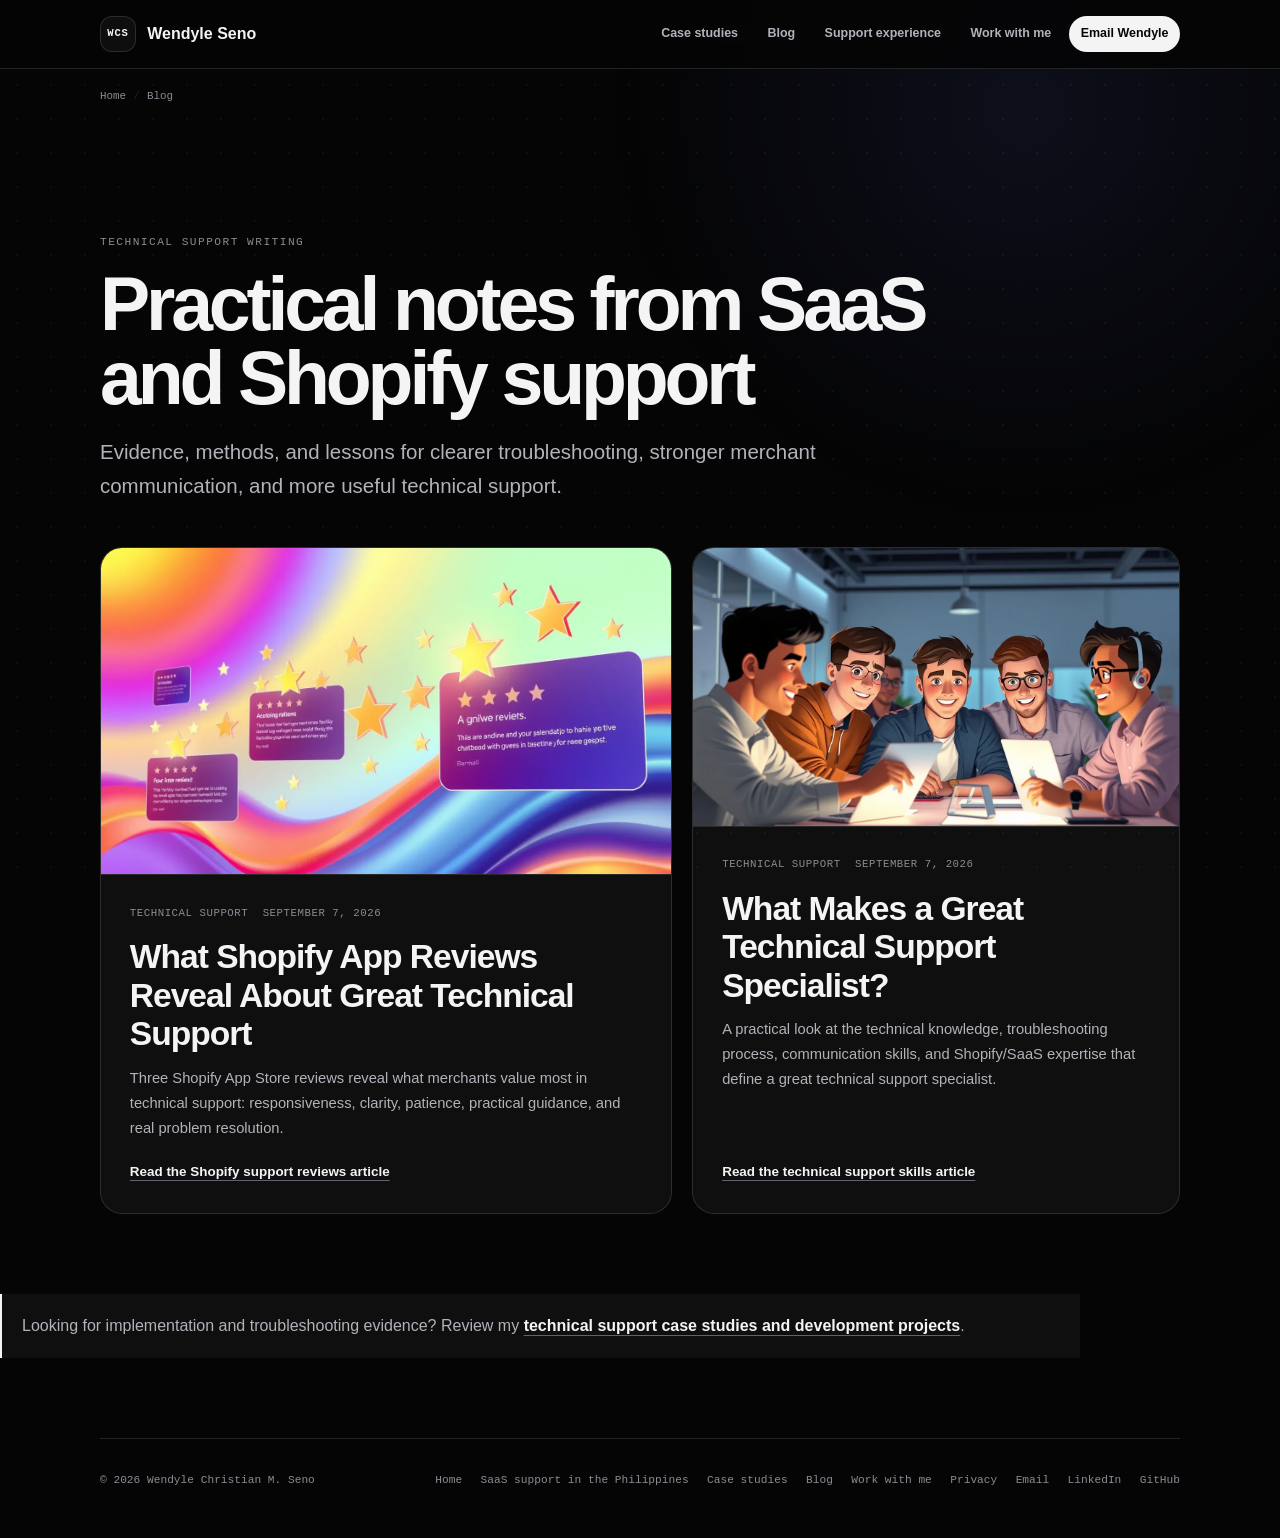
<file: blog/index.html>
<!doctype html>
<html lang="en">
<head>
  <!-- Google tag (gtag.js) -->
  <script async src="https://www.googletagmanager.com/gtag/js?id=G-58984RH5TE"></script>
  <script>
    window.dataLayer = window.dataLayer || [];
    function gtag(){dataLayer.push(arguments);}
    gtag('js', new Date());
    gtag('config', 'G-58984RH5TE');
  </script>
  <meta charset="utf-8">
  <meta name="viewport" content="width=device-width,initial-scale=1">
  <title>Technical Support Blog | Wendyle Christian Seno</title>
  <meta name="description" content="Practical writing from Wendyle Seno about Shopify app support, SaaS troubleshooting, technical communication, and customer-focused problem solving.">
  <meta name="author" content="Wendyle Christian M. Seno">
  <meta name="robots" content="index,follow,max-image-preview:large,max-snippet:-1,max-video-preview:-1">
  <meta name="theme-color" content="#050505">
  <script>
    (() => {
      let theme = 'dark';
      try { theme = localStorage.getItem('wcs-theme') === 'light' ? 'light' : 'dark'; } catch {}
      document.documentElement.dataset.theme = theme;
      document.querySelector('meta[name="theme-color"]').content = theme === 'light' ? '#f7f7f7' : '#050505';
    })();
  </script>
  <link rel="canonical" href="https://www.wendylechristianseno.com/blog/">
  <meta property="og:type" content="website">
  <meta property="og:site_name" content="Wendyle Seno">
  <meta property="og:title" content="Technical Support Blog | Wendyle Christian Seno">
  <meta property="og:description" content="Practical writing about Shopify app support, SaaS troubleshooting, technical communication, and customer-focused problem solving.">
  <meta property="og:url" content="https://www.wendylechristianseno.com/blog/">
  <meta property="og:image" content="https://www.wendylechristianseno.com/assets/img/wendyle-seno-social-preview.jpg">
  <meta property="og:image:width" content="1200">
  <meta property="og:image:height" content="630">
  <meta property="og:image:alt" content="Wendyle Seno, SaaS Technical Support Engineer">
  <meta name="twitter:card" content="summary_large_image">
  <meta name="twitter:title" content="Technical Support Blog | Wendyle Christian Seno">
  <meta name="twitter:description" content="Practical writing about Shopify app support, SaaS troubleshooting, and technical communication.">
  <meta name="twitter:image" content="https://www.wendylechristianseno.com/assets/img/wendyle-seno-social-preview.jpg">
  <meta name="twitter:image:alt" content="Wendyle Seno, SaaS Technical Support Engineer">
  <link rel="icon" href="/favicon.ico" sizes="32x32">
  <link rel="icon" href="../assets/img/favicon.svg" type="image/svg+xml">
  <link rel="apple-touch-icon" href="../assets/img/apple-touch-icon.png" sizes="180x180">
  <link rel="stylesheet" href="../css/case-study.css?v=20260907-2">
  <link rel="stylesheet" href="../css/blog.css?v=20260907-3">
  <script defer src="../js/analytics.js?v=20260821-1"></script>
  <script type="application/ld+json">
  {
    "@context": "https://schema.org",
    "@graph": [
      {
        "@type": "CollectionPage",
        "@id": "https://www.wendylechristianseno.com/blog/#page",
        "url": "https://www.wendylechristianseno.com/blog/",
        "name": "Technical Support Blog | Wendyle Christian Seno",
        "description": "Practical writing about Shopify app support, SaaS troubleshooting, technical communication, and customer-focused problem solving.",
        "isPartOf": { "@id": "https://www.wendylechristianseno.com/#website" },
        "about": { "@id": "https://www.wendylechristianseno.com/#person" },
        "breadcrumb": { "@id": "https://www.wendylechristianseno.com/blog/#breadcrumb" },
        "dateModified": "2026-09-07",
        "inLanguage": "en",
        "hasPart": [
          { "@id": "https://www.wendylechristianseno.com/blog/shopify-app-reviews-technical-support/#article" },
          { "@id": "https://www.wendylechristianseno.com/blog/what-makes-a-great-technical-support-specialist/#article" }
        ]
      },
      {
        "@type": "BreadcrumbList",
        "@id": "https://www.wendylechristianseno.com/blog/#breadcrumb",
        "itemListElement": [
          { "@type": "ListItem", "position": 1, "name": "Home", "item": "https://www.wendylechristianseno.com/" },
          { "@type": "ListItem", "position": 2, "name": "Blog", "item": "https://www.wendylechristianseno.com/blog/" }
        ]
      }
    ]
  }
  </script>
</head>
<body>
  <a class="skip-link" href="#main-content">Skip to blog articles</a>
  <header class="case-nav">
    <nav class="case-shell case-nav-inner" aria-label="Primary navigation">
      <a class="case-brand" href="../"><span class="case-brand-mark">WCS</span><span>Wendyle Seno</span></a>
      <div class="case-nav-links">
        <a href="../case-studies/">Case studies</a>
        <a class="case-blog-link" href="./" aria-current="page">Blog</a>
        <a href="../saas-technical-support-philippines/">Support experience</a>
        <a href="../work-with-me/" data-analytics-event="portfolio_hire_click" data-analytics-location="blog_index_header">Work with me</a>
        <a class="case-contact" href="mailto:senowendyle793@gmail.com?subject=Technical%20Support%20Opportunity" data-analytics-event="portfolio_email_click" data-analytics-location="blog_index_header">Email Wendyle</a>
      </div>
    </nav>
  </header>

  <main id="main-content">
    <nav class="case-shell breadcrumbs" aria-label="Breadcrumb">
      <ol><li><a href="../">Home</a></li><li aria-current="page">Blog</li></ol>
    </nav>

    <header class="case-shell case-hero page-hero blog-index-hero">
      <p class="eyebrow">Technical support writing</p>
      <h1>Practical notes from SaaS and Shopify support</h1>
      <p class="case-dek blog-index-intro">Evidence, methods, and lessons for clearer troubleshooting, stronger merchant communication, and more useful technical support.</p>
    </header>

    <section class="case-shell blog-grid" aria-label="Published articles">
      <article class="blog-card">
        <a class="blog-card-media" href="shopify-app-reviews-technical-support/" aria-label="Read What Shopify App Reviews Reveal About Great Technical Support">
          <img src="../assets/img/blog/shopify-app-reviews-featured.webp" alt="Colorful illustration of review cards and five-point stars representing Shopify merchant feedback" width="1344" height="768" loading="eager" decoding="async" fetchpriority="high">
        </a>
        <div class="blog-card-body">
          <div class="blog-card-meta"><span>Technical Support</span><time datetime="2026-09-07">September 7, 2026</time></div>
          <h2><a href="shopify-app-reviews-technical-support/">What Shopify App Reviews Reveal About Great Technical Support</a></h2>
          <p>Three Shopify App Store reviews reveal what merchants value most in technical support: responsiveness, clarity, patience, practical guidance, and real problem resolution.</p>
          <a class="blog-card-link" href="shopify-app-reviews-technical-support/">Read the Shopify support reviews article</a>
        </div>
      </article>

      <article class="blog-card">
        <a class="blog-card-media" href="what-makes-a-great-technical-support-specialist/" aria-label="Read What Makes a Great Technical Support Specialist">
          <img src="../assets/img/blog/technical-support-team-featured.webp" alt="Illustration of a technical support team collaborating around laptops and tablets" width="1344" height="768" loading="eager" decoding="async">
        </a>
        <div class="blog-card-body">
          <div class="blog-card-meta"><span>Technical Support</span><time datetime="2026-09-07">September 7, 2026</time></div>
          <h2><a href="what-makes-a-great-technical-support-specialist/">What Makes a Great Technical Support Specialist?</a></h2>
          <p>A practical look at the technical knowledge, troubleshooting process, communication skills, and Shopify/SaaS expertise that define a great technical support specialist.</p>
          <a class="blog-card-link" href="what-makes-a-great-technical-support-specialist/">Read the technical support skills article</a>
        </div>
      </article>
    </section>

    <aside class="case-shell blog-evidence-link" aria-label="Related portfolio evidence">
      Looking for implementation and troubleshooting evidence? Review my <a href="../case-studies/">technical support case studies and development projects</a>.
    </aside>
  </main>

  <footer class="case-shell case-footer">
    <span>© 2026 Wendyle Christian M. Seno</span>
    <nav aria-label="Footer links">
      <a href="../">Home</a><a href="../saas-technical-support-philippines/">SaaS support in the Philippines</a><a href="../case-studies/">Case studies</a><a href="./" aria-current="page">Blog</a><a href="../work-with-me/">Work with me</a><a href="../privacy/">Privacy</a>
      <a href="mailto:senowendyle793@gmail.com?subject=Technical%20Support%20Opportunity" data-analytics-event="portfolio_email_click" data-analytics-location="blog_index_footer">Email</a>
      <a href="https://www.linkedin.com/in/wendylechristianseno/" target="_blank" rel="noopener noreferrer" data-analytics-event="portfolio_linkedin_click" data-analytics-location="blog_index_footer">LinkedIn</a>
      <a href="https://github.com/Wendyle18" target="_blank" rel="noopener noreferrer" data-analytics-event="portfolio_github_click" data-analytics-location="blog_index_footer">GitHub</a>
    </nav>
  </footer>
</body>
</html>
</file>
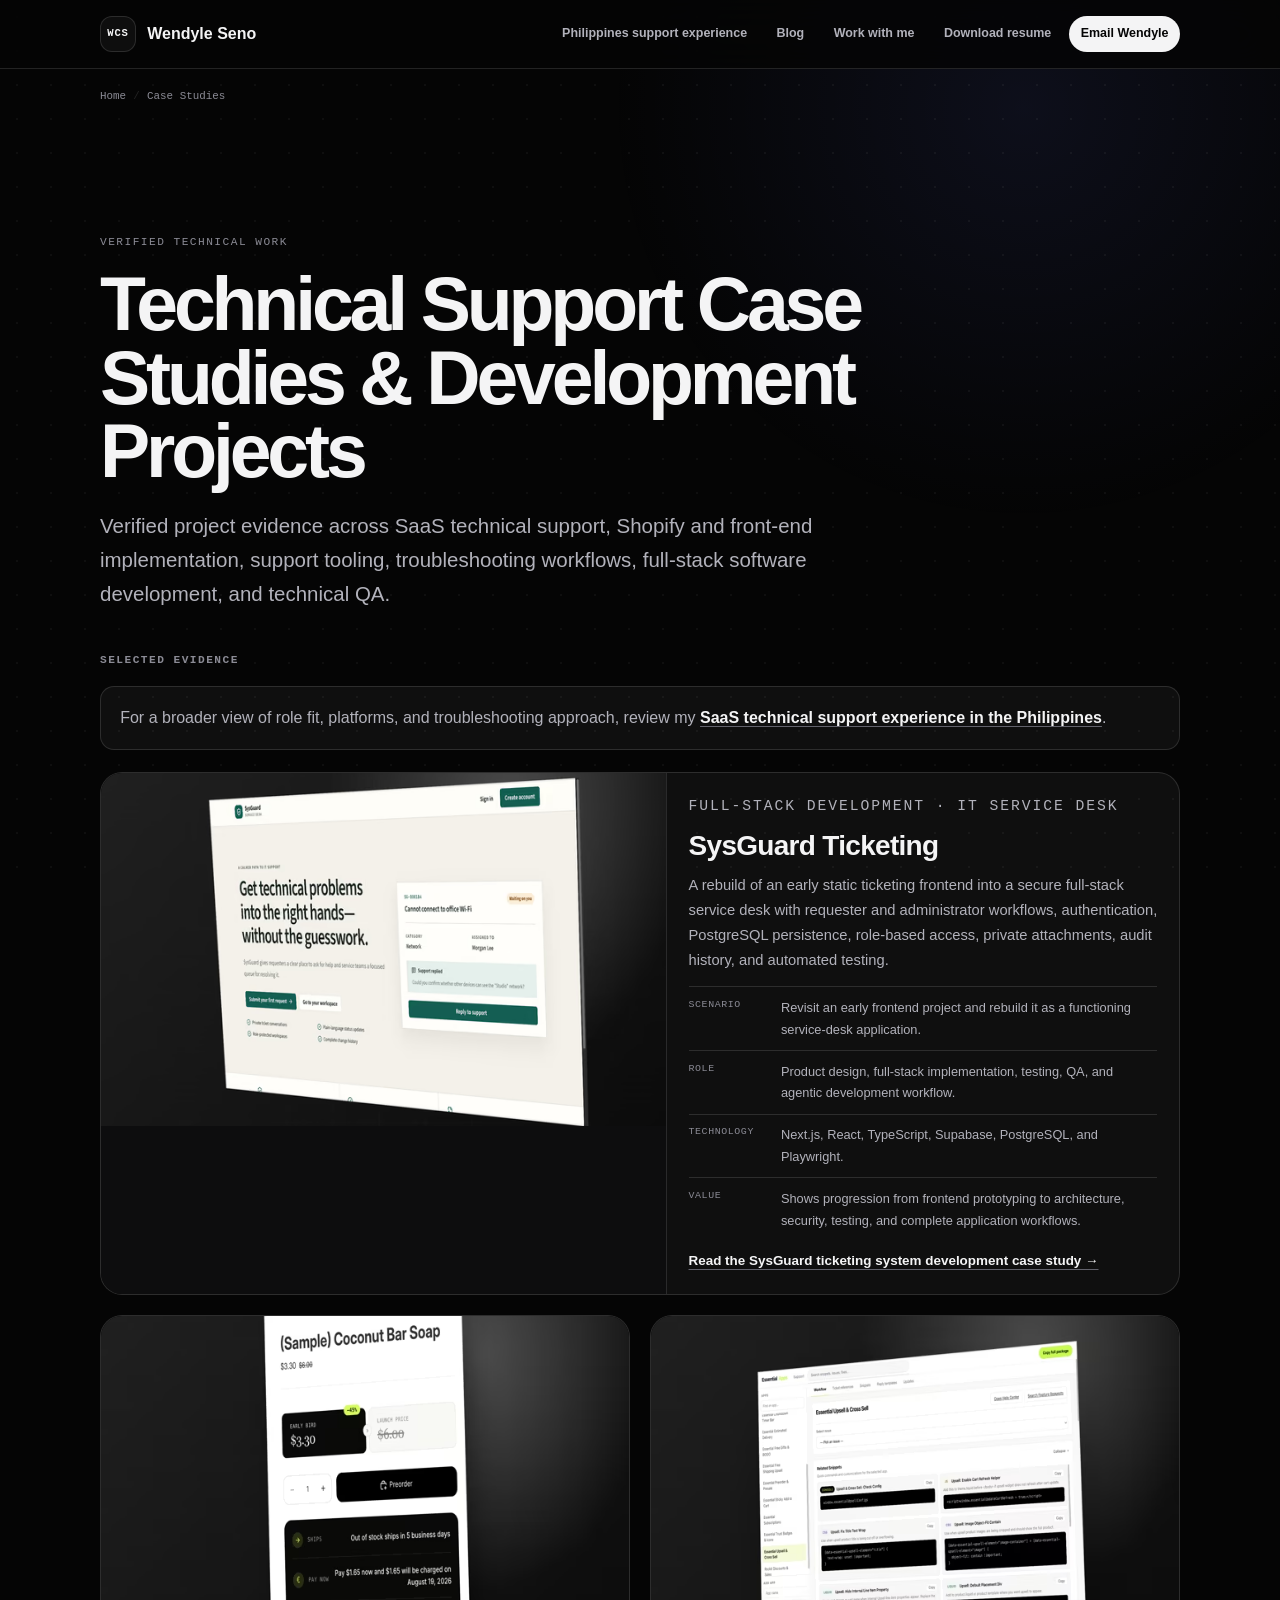
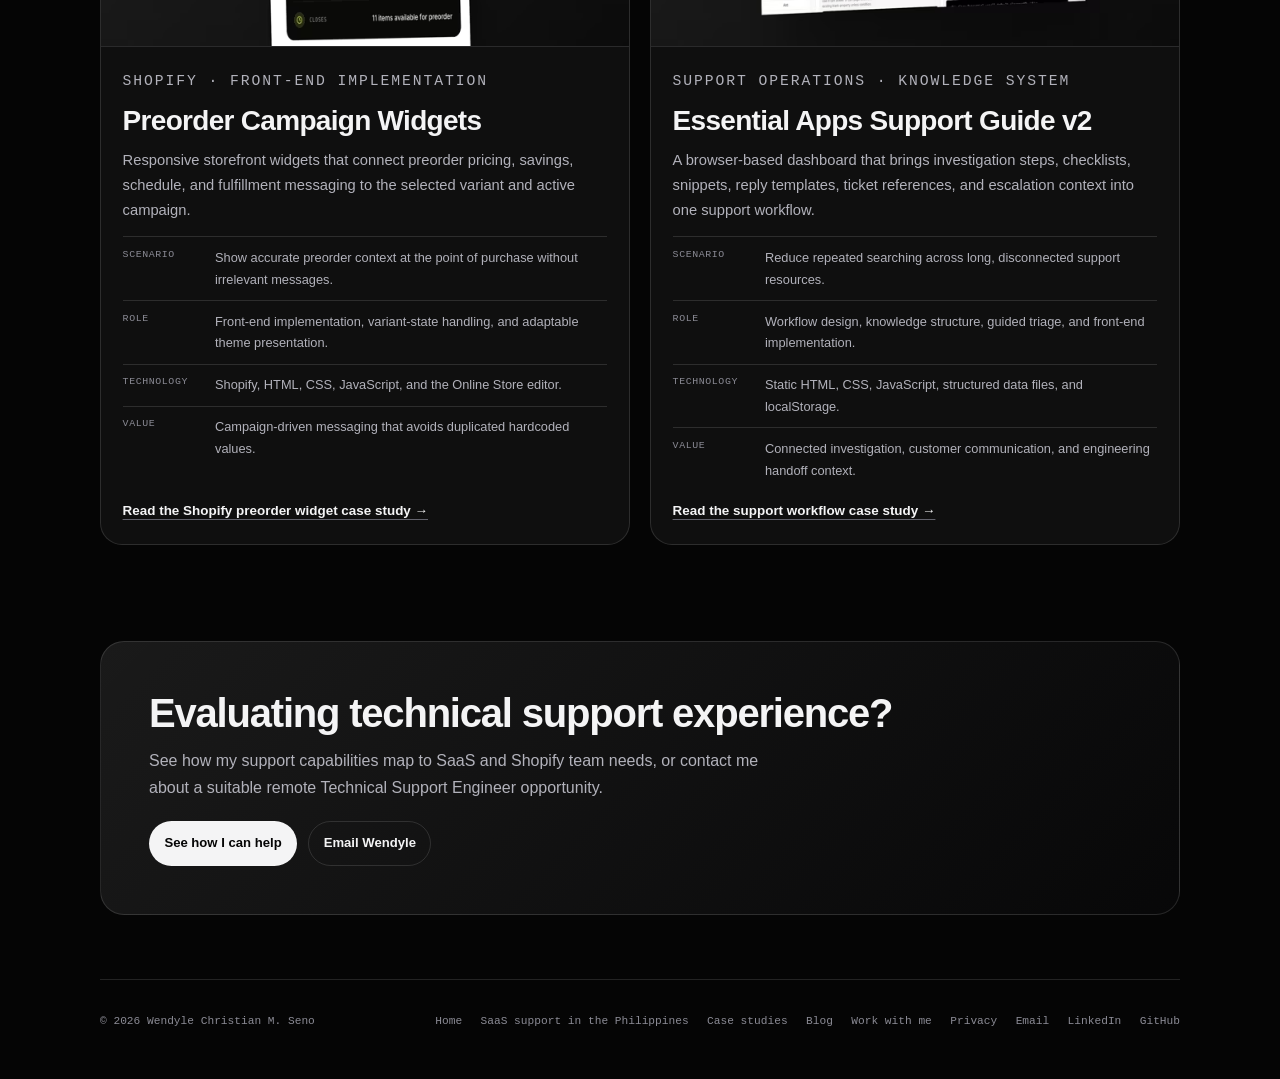
<file: case-studies/index.html>
<!doctype html>
<html lang="en">
<head>
  <!-- Google tag (gtag.js) -->
  <script async src="https://www.googletagmanager.com/gtag/js?id=G-58984RH5TE"></script>
  <script>
    window.dataLayer = window.dataLayer || [];
    function gtag(){dataLayer.push(arguments);}
    gtag('js', new Date());
    gtag('config', 'G-58984RH5TE');
  </script>
  <meta charset="utf-8">
  <meta name="viewport" content="width=device-width,initial-scale=1">
  <title>Technical Support Case Studies &amp; Development Projects — Wendyle Seno</title>
  <meta name="description" content="Verified project evidence from Wendyle Seno across SaaS technical support, Shopify and front-end implementation, support workflows, full-stack development, and technical QA.">
  <meta name="author" content="Wendyle Christian M. Seno">
  <meta name="robots" content="index,follow,max-image-preview:large,max-snippet:-1,max-video-preview:-1">
  <meta name="theme-color" content="#050505">
  <script>
    (() => {
      let theme = 'dark';
      try { theme = localStorage.getItem('wcs-theme') === 'light' ? 'light' : 'dark'; } catch {}
      document.documentElement.dataset.theme = theme;
      document.querySelector('meta[name="theme-color"]').content = theme === 'light' ? '#f7f7f7' : '#050505';
    })();
  </script>
  <link rel="canonical" href="https://www.wendylechristianseno.com/case-studies/">
  <meta property="og:type" content="website">
  <meta property="og:site_name" content="Wendyle Seno">
  <meta property="og:title" content="Technical Support Case Studies &amp; Development Projects — Wendyle Seno">
  <meta property="og:description" content="Verified project evidence across SaaS technical support, Shopify and front-end implementation, support tooling, full-stack development, and technical QA.">
  <meta property="og:url" content="https://www.wendylechristianseno.com/case-studies/">
  <meta property="og:image" content="https://www.wendylechristianseno.com/assets/img/wendyle-seno-social-preview.jpg">
  <meta property="og:image:width" content="1200">
  <meta property="og:image:height" content="630">
  <meta property="og:image:alt" content="Wendyle Seno, SaaS Technical Support Engineer">
  <meta name="twitter:card" content="summary_large_image">
  <meta name="twitter:title" content="Technical Support Case Studies &amp; Development Projects — Wendyle Seno">
  <meta name="twitter:description" content="Technical support, Shopify implementation, support workflow, and full-stack development evidence from Wendyle Seno.">
  <meta name="twitter:image" content="https://www.wendylechristianseno.com/assets/img/wendyle-seno-social-preview.jpg">
  <meta name="twitter:image:alt" content="Wendyle Seno, SaaS Technical Support Engineer">
  <link rel="icon" href="/favicon.ico" sizes="32x32">
  <link rel="icon" href="../assets/img/favicon.svg" type="image/svg+xml">
  <link rel="apple-touch-icon" href="../assets/img/apple-touch-icon.png" sizes="180x180">
  <link rel="stylesheet" href="../css/case-study.css?v=20260907-2">
  <script defer src="../js/analytics.js?v=20260821-1"></script>
  <script type="application/ld+json">
  {
    "@context": "https://schema.org",
    "@graph": [
      {
        "@type": "CollectionPage",
        "@id": "https://www.wendylechristianseno.com/case-studies/#page",
        "url": "https://www.wendylechristianseno.com/case-studies/",
        "name": "Technical Support Case Studies & Development Projects — Wendyle Seno",
        "description": "Verified project evidence across SaaS technical support, Shopify and front-end implementation, support workflows, full-stack development, and technical QA.",
        "isPartOf": { "@id": "https://www.wendylechristianseno.com/#website" },
        "about": { "@id": "https://www.wendylechristianseno.com/#person" },
        "breadcrumb": { "@id": "https://www.wendylechristianseno.com/case-studies/#breadcrumb" },
        "hasPart": [
          {
            "@type": "Article",
            "@id": "https://www.wendylechristianseno.com/case-studies/sysguard-ticketing-system/#article",
            "url": "https://www.wendylechristianseno.com/case-studies/sysguard-ticketing-system/",
            "headline": "Rebuilding SysGuard: From Front-End Prototype to Full-Stack IT Ticketing System"
          },
          {
            "@type": "Article",
            "@id": "https://www.wendylechristianseno.com/case-studies/preorder-campaign-widgets/#article",
            "url": "https://www.wendylechristianseno.com/case-studies/preorder-campaign-widgets/",
            "headline": "Preorder Campaign Widgets"
          },
          {
            "@type": "Article",
            "@id": "https://www.wendylechristianseno.com/case-studies/essential-apps-support-guide/#article",
            "url": "https://www.wendylechristianseno.com/case-studies/essential-apps-support-guide/",
            "headline": "Essential Apps Support Guide v2"
          }
        ]
      },
      {
        "@type": "BreadcrumbList",
        "@id": "https://www.wendylechristianseno.com/case-studies/#breadcrumb",
        "itemListElement": [
          { "@type": "ListItem", "position": 1, "name": "Home", "item": "https://www.wendylechristianseno.com/" },
          { "@type": "ListItem", "position": 2, "name": "Case Studies", "item": "https://www.wendylechristianseno.com/case-studies/" }
        ]
      }
    ]
  }
  </script>
</head>
<body>
  <a class="skip-link" href="#main-content">Skip to case studies</a>
  <header class="case-nav">
    <nav class="case-shell case-nav-inner" aria-label="Primary navigation">
      <a class="case-brand" href="../"><span class="case-brand-mark">WCS</span><span>Wendyle Seno</span></a>
      <div class="case-nav-links">
        <a href="../saas-technical-support-philippines/">Philippines support experience</a>
        <a class="case-blog-link" href="../blog/">Blog</a>
        <a href="../work-with-me/" data-analytics-event="portfolio_hire_click" data-analytics-location="case_study_index_header">Work with me</a>
        <a href="https://drive.google.com/uc?export=download&amp;id=19VN2xFC_qmwtN42Zccsk0ThbB4VUB1xa" download data-analytics-event="portfolio_resume_download" data-analytics-location="case_study_index_header">Download resume</a>
        <a class="case-contact" href="mailto:senowendyle793@gmail.com?subject=Technical%20Support%20Opportunity" data-analytics-event="portfolio_email_click" data-analytics-location="case_study_index_header">Email Wendyle</a>
      </div>
    </nav>
  </header>

  <main id="main-content">
    <nav class="case-shell breadcrumbs" aria-label="Breadcrumb">
      <ol><li><a href="../">Home</a></li><li aria-current="page">Case Studies</li></ol>
    </nav>

    <header class="case-shell case-hero page-hero">
      <p class="eyebrow">Verified technical work</p>
      <h1>Technical Support Case Studies &amp; Development Projects</h1>
      <p class="case-dek">Verified project evidence across SaaS technical support, Shopify and front-end implementation, support tooling, troubleshooting workflows, full-stack software development, and technical QA.</p>
    </header>

    <section class="case-shell page-content" aria-labelledby="evidence-heading">
      <h2 id="evidence-heading" class="eyebrow">Selected evidence</h2>
      <p class="notice">For a broader view of role fit, platforms, and troubleshooting approach, review my <a class="inline-link" href="../saas-technical-support-philippines/">SaaS technical support experience in the Philippines</a>.</p>
      <div class="card-grid">
        <article class="evidence-card evidence-card-featured">
          <a class="evidence-card-media" href="sysguard-ticketing-system/" aria-label="Read the SysGuard ticketing system development case study" data-analytics-event="portfolio_case_study_click" data-analytics-location="case_study_index_sysguard">
            <picture>
              <source type="image/avif" srcset="../assets/img/generated/sysguard-ticketing-modern-640.avif 640w, ../assets/img/generated/sysguard-ticketing-modern-1200.avif 1200w" sizes="(max-width: 760px) 100vw, 560px">
              <img src="../assets/img/generated/sysguard-ticketing-modern-1200.png" alt="Angled screenshot of the modern SysGuard landing page with requester actions and a support ticket preview" width="1200" height="1200" loading="eager" decoding="async" fetchpriority="high">
            </picture>
          </a>
          <div class="evidence-card-body">
            <p class="eyebrow">Full-stack development · IT service desk</p>
            <h2>SysGuard Ticketing</h2>
            <p>A rebuild of an early static ticketing frontend into a secure full-stack service desk with requester and administrator workflows, authentication, PostgreSQL persistence, role-based access, private attachments, audit history, and automated testing.</p>
            <dl>
              <div><dt>Scenario</dt><dd>Revisit an early frontend project and rebuild it as a functioning service-desk application.</dd></div>
              <div><dt>Role</dt><dd>Product design, full-stack implementation, testing, QA, and agentic development workflow.</dd></div>
              <div><dt>Technology</dt><dd>Next.js, React, TypeScript, Supabase, PostgreSQL, and Playwright.</dd></div>
              <div><dt>Value</dt><dd>Shows progression from frontend prototyping to architecture, security, testing, and complete application workflows.</dd></div>
            </dl>
            <a class="evidence-card-link" href="sysguard-ticketing-system/" data-analytics-event="portfolio_case_study_click" data-analytics-location="case_study_index_sysguard">Read the SysGuard ticketing system development case study →</a>
          </div>
        </article>

        <article class="evidence-card">
          <a class="evidence-card-media" href="preorder-campaign-widgets/" aria-label="Read the Preorder Campaign Widgets case study">
            <picture>
              <source type="image/avif" srcset="../assets/img/generated/preorder-widgets-showcase-640.avif 640w, ../assets/img/generated/preorder-widgets-showcase-1200.avif 1200w" sizes="(max-width: 760px) 100vw, 520px">
              <img src="../assets/img/generated/preorder-widgets-showcase-1200.png" alt="Shopify product page with variant-aware preorder pricing and campaign messaging widgets" width="1200" height="1200" loading="lazy" decoding="async">
            </picture>
          </a>
          <div class="evidence-card-body">
            <p class="eyebrow">Shopify · Front-end implementation</p>
            <h2>Preorder Campaign Widgets</h2>
            <p>Responsive storefront widgets that connect preorder pricing, savings, schedule, and fulfillment messaging to the selected variant and active campaign.</p>
            <dl>
              <div><dt>Scenario</dt><dd>Show accurate preorder context at the point of purchase without irrelevant messages.</dd></div>
              <div><dt>Role</dt><dd>Front-end implementation, variant-state handling, and adaptable theme presentation.</dd></div>
              <div><dt>Technology</dt><dd>Shopify, HTML, CSS, JavaScript, and the Online Store editor.</dd></div>
              <div><dt>Value</dt><dd>Campaign-driven messaging that avoids duplicated hardcoded values.</dd></div>
            </dl>
            <a class="evidence-card-link" href="preorder-campaign-widgets/">Read the Shopify preorder widget case study →</a>
          </div>
        </article>

        <article class="evidence-card">
          <a class="evidence-card-media" href="essential-apps-support-guide/" aria-label="Read the Essential Apps Support Guide case study">
            <picture>
              <source type="image/avif" srcset="../assets/img/generated/essential-apps-support-guide-v2-640.avif 640w, ../assets/img/generated/essential-apps-support-guide-v2-1200.avif 1200w" sizes="(max-width: 760px) 100vw, 520px">
              <img src="../assets/img/generated/essential-apps-support-guide-v2-1200.png" alt="Essential Apps Support Guide dashboard with troubleshooting, case triage, and reusable support resources" width="1200" height="1200" loading="lazy" decoding="async">
            </picture>
          </a>
          <div class="evidence-card-body">
            <p class="eyebrow">Support operations · Knowledge system</p>
            <h2>Essential Apps Support Guide v2</h2>
            <p>A browser-based dashboard that brings investigation steps, checklists, snippets, reply templates, ticket references, and escalation context into one support workflow.</p>
            <dl>
              <div><dt>Scenario</dt><dd>Reduce repeated searching across long, disconnected support resources.</dd></div>
              <div><dt>Role</dt><dd>Workflow design, knowledge structure, guided triage, and front-end implementation.</dd></div>
              <div><dt>Technology</dt><dd>Static HTML, CSS, JavaScript, structured data files, and localStorage.</dd></div>
              <div><dt>Value</dt><dd>Connected investigation, customer communication, and engineering handoff context.</dd></div>
            </dl>
            <a class="evidence-card-link" href="essential-apps-support-guide/">Read the support workflow case study →</a>
          </div>
        </article>
      </div>
    </section>

    <section class="case-shell case-cta" aria-labelledby="case-index-cta-heading">
      <h2 id="case-index-cta-heading">Evaluating technical support experience?</h2>
      <p>See how my support capabilities map to SaaS and Shopify team needs, or contact me about a suitable remote Technical Support Engineer opportunity.</p>
      <div class="case-cta-actions">
        <a class="case-button case-button-primary" href="../work-with-me/" data-analytics-event="portfolio_hire_click" data-analytics-location="case_study_index_cta">See how I can help</a>
        <a class="case-button" href="mailto:senowendyle793@gmail.com?subject=Technical%20Support%20Opportunity" data-analytics-event="portfolio_email_click" data-analytics-location="case_study_index_cta">Email Wendyle</a>
      </div>
    </section>
  </main>

  <footer class="case-shell case-footer">
    <span>© 2026 Wendyle Christian M. Seno</span>
    <nav aria-label="Footer links">
      <a href="../">Home</a><a href="../saas-technical-support-philippines/">SaaS support in the Philippines</a><a href="./" aria-current="page">Case studies</a><a href="../blog/">Blog</a><a href="../work-with-me/">Work with me</a><a href="../privacy/">Privacy</a>
      <a href="mailto:senowendyle793@gmail.com?subject=Technical%20Support%20Opportunity" data-analytics-event="portfolio_email_click" data-analytics-location="case_study_index_footer">Email</a>
      <a href="https://www.linkedin.com/in/wendylechristianseno/" target="_blank" rel="noopener noreferrer" data-analytics-event="portfolio_linkedin_click" data-analytics-location="case_study_index_footer">LinkedIn</a>
      <a href="https://github.com/Wendyle18" target="_blank" rel="noopener noreferrer" data-analytics-event="portfolio_github_click" data-analytics-location="case_study_index_footer">GitHub</a>
    </nav>
  </footer>
</body>
</html>
</file>
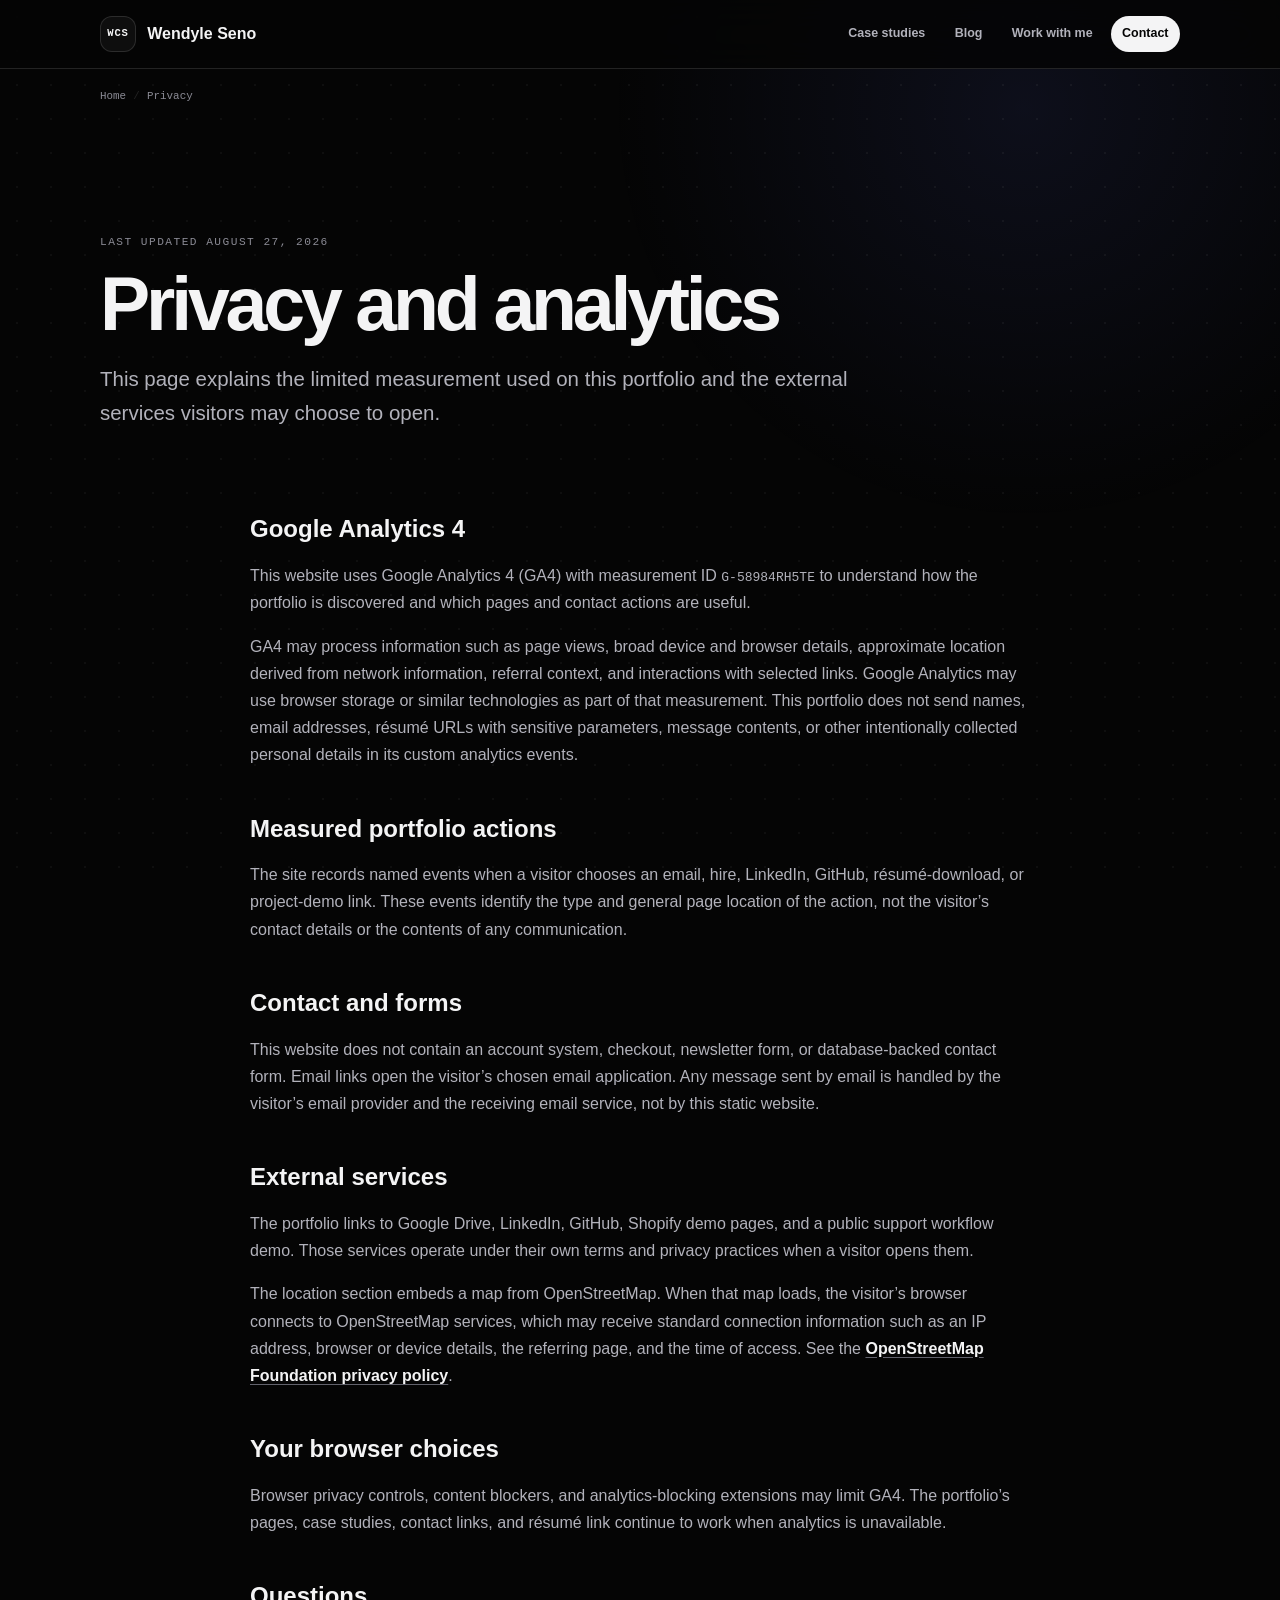
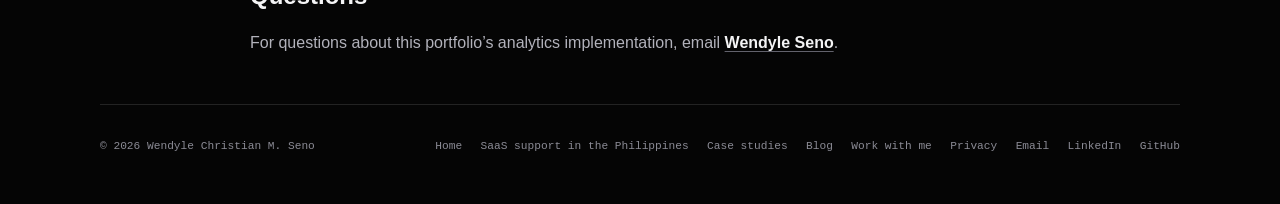
<file: privacy/index.html>
<!doctype html>
<html lang="en">
<head>
  <!-- Google tag (gtag.js) -->
  <script async src="https://www.googletagmanager.com/gtag/js?id=G-58984RH5TE"></script>
  <script>
    window.dataLayer = window.dataLayer || [];
    function gtag(){dataLayer.push(arguments);}
    gtag('js', new Date());
    gtag('config', 'G-58984RH5TE');
  </script>
  <meta charset="utf-8">
  <meta name="viewport" content="width=device-width,initial-scale=1">
  <title>Privacy and Analytics | Wendyle Seno</title>
  <meta name="description" content="A straightforward explanation of how Wendyle Seno's portfolio uses Google Analytics 4 and links to external services.">
  <meta name="author" content="Wendyle Christian M. Seno">
  <meta name="robots" content="index,follow,max-snippet:-1">
  <meta name="theme-color" content="#050505">
  <script>
    (() => {
      let theme = 'dark';
      try { theme = localStorage.getItem('wcs-theme') === 'light' ? 'light' : 'dark'; } catch {}
      document.documentElement.dataset.theme = theme;
      document.querySelector('meta[name="theme-color"]').content = theme === 'light' ? '#f7f7f7' : '#050505';
    })();
  </script>
  <link rel="canonical" href="https://www.wendylechristianseno.com/privacy/">
  <meta property="og:type" content="website">
  <meta property="og:site_name" content="Wendyle Seno">
  <meta property="og:title" content="Privacy and Analytics | Wendyle Seno">
  <meta property="og:description" content="How this technical support portfolio uses Google Analytics 4 and external links.">
  <meta property="og:url" content="https://www.wendylechristianseno.com/privacy/">
  <meta property="og:image" content="https://www.wendylechristianseno.com/assets/img/wendyle-seno-social-preview.jpg">
  <meta property="og:image:width" content="1200">
  <meta property="og:image:height" content="630">
  <meta property="og:image:alt" content="Wendyle Seno, SaaS Technical Support Engineer">
  <meta name="twitter:card" content="summary_large_image">
  <meta name="twitter:title" content="Privacy and Analytics | Wendyle Seno">
  <meta name="twitter:description" content="How this portfolio uses Google Analytics 4 and external links.">
  <meta name="twitter:image" content="https://www.wendylechristianseno.com/assets/img/wendyle-seno-social-preview.jpg">
  <meta name="twitter:image:alt" content="Wendyle Seno, SaaS Technical Support Engineer">
  <link rel="icon" href="/favicon.ico" sizes="32x32">
  <link rel="icon" href="../assets/img/favicon.svg" type="image/svg+xml">
  <link rel="apple-touch-icon" href="../assets/img/apple-touch-icon.png" sizes="180x180">
  <link rel="stylesheet" href="../css/case-study.css?v=20260907-2">
  <script defer src="../js/analytics.js?v=20260814-1"></script>
  <script type="application/ld+json">
  {
    "@context": "https://schema.org",
    "@type": "WebPage",
    "@id": "https://www.wendylechristianseno.com/privacy/#page",
    "url": "https://www.wendylechristianseno.com/privacy/",
    "name": "Privacy and Analytics | Wendyle Seno",
    "description": "An explanation of how this portfolio uses Google Analytics 4 and links to external services.",
    "isPartOf": { "@id": "https://www.wendylechristianseno.com/#website" },
    "about": { "@id": "https://www.wendylechristianseno.com/#person" },
    "dateModified": "2026-08-27"
  }
  </script>
</head>
<body>
  <a class="skip-link" href="#main-content">Skip to privacy information</a>
  <header class="case-nav">
    <nav class="case-shell case-nav-inner" aria-label="Primary navigation">
      <a class="case-brand" href="../"><span class="case-brand-mark">WCS</span><span>Wendyle Seno</span></a>
      <div class="case-nav-links">
        <a href="../case-studies/">Case studies</a>
        <a class="case-blog-link" href="../blog/">Blog</a>
        <a href="../work-with-me/" data-analytics-event="portfolio_hire_click" data-analytics-location="privacy_header">Work with me</a>
        <a class="case-contact" href="mailto:senowendyle793@gmail.com?subject=Portfolio%20Privacy%20Question" data-analytics-event="portfolio_email_click" data-analytics-location="privacy_header">Contact</a>
      </div>
    </nav>
  </header>

  <main id="main-content">
    <nav class="case-shell breadcrumbs" aria-label="Breadcrumb">
      <ol><li><a href="../">Home</a></li><li aria-current="page">Privacy</li></ol>
    </nav>
    <header class="case-shell case-hero page-hero">
      <p class="eyebrow">Last updated August 27, 2026</p>
      <h1>Privacy and analytics</h1>
      <p class="case-dek">This page explains the limited measurement used on this portfolio and the external services visitors may choose to open.</p>
    </header>

    <article class="case-shell privacy-content page-content">
      <h2>Google Analytics 4</h2>
      <p>This website uses Google Analytics 4 (GA4) with measurement ID <code>G-58984RH5TE</code> to understand how the portfolio is discovered and which pages and contact actions are useful.</p>
      <p>GA4 may process information such as page views, broad device and browser details, approximate location derived from network information, referral context, and interactions with selected links. Google Analytics may use browser storage or similar technologies as part of that measurement. This portfolio does not send names, email addresses, résumé URLs with sensitive parameters, message contents, or other intentionally collected personal details in its custom analytics events.</p>

      <h2>Measured portfolio actions</h2>
      <p>The site records named events when a visitor chooses an email, hire, LinkedIn, GitHub, résumé-download, or project-demo link. These events identify the type and general page location of the action, not the visitor’s contact details or the contents of any communication.</p>

      <h2>Contact and forms</h2>
      <p>This website does not contain an account system, checkout, newsletter form, or database-backed contact form. Email links open the visitor’s chosen email application. Any message sent by email is handled by the visitor’s email provider and the receiving email service, not by this static website.</p>

      <h2>External services</h2>
      <p>The portfolio links to Google Drive, LinkedIn, GitHub, Shopify demo pages, and a public support workflow demo. Those services operate under their own terms and privacy practices when a visitor opens them.</p>
      <p>The location section embeds a map from OpenStreetMap. When that map loads, the visitor’s browser connects to OpenStreetMap services, which may receive standard connection information such as an IP address, browser or device details, the referring page, and the time of access. See the <a class="inline-link" href="https://osmfoundation.org/wiki/Privacy_Policy" target="_blank" rel="noopener noreferrer">OpenStreetMap Foundation privacy policy</a>.</p>

      <h2>Your browser choices</h2>
      <p>Browser privacy controls, content blockers, and analytics-blocking extensions may limit GA4. The portfolio’s pages, case studies, contact links, and résumé link continue to work when analytics is unavailable.</p>

      <h2>Questions</h2>
      <p>For questions about this portfolio’s analytics implementation, email <a class="inline-link" href="mailto:senowendyle793@gmail.com?subject=Portfolio%20Privacy%20Question" data-analytics-event="portfolio_email_click" data-analytics-location="privacy_content">Wendyle Seno</a>.</p>
    </article>
  </main>

  <footer class="case-shell case-footer">
    <span>© 2026 Wendyle Christian M. Seno</span>
    <nav aria-label="Footer links">
      <a href="../">Home</a><a href="../saas-technical-support-philippines/">SaaS support in the Philippines</a><a href="../case-studies/">Case studies</a><a href="../blog/">Blog</a><a href="../work-with-me/">Work with me</a><a href="./" aria-current="page">Privacy</a>
      <a href="mailto:senowendyle793@gmail.com?subject=Portfolio%20Privacy%20Question" data-analytics-event="portfolio_email_click" data-analytics-location="privacy_footer">Email</a>
      <a href="https://www.linkedin.com/in/wendylechristianseno/" target="_blank" rel="noopener noreferrer" data-analytics-event="portfolio_linkedin_click" data-analytics-location="privacy_footer">LinkedIn</a>
      <a href="https://github.com/Wendyle18" target="_blank" rel="noopener noreferrer" data-analytics-event="portfolio_github_click" data-analytics-location="privacy_footer">GitHub</a>
    </nav>
  </footer>
</body>
</html>
</file>
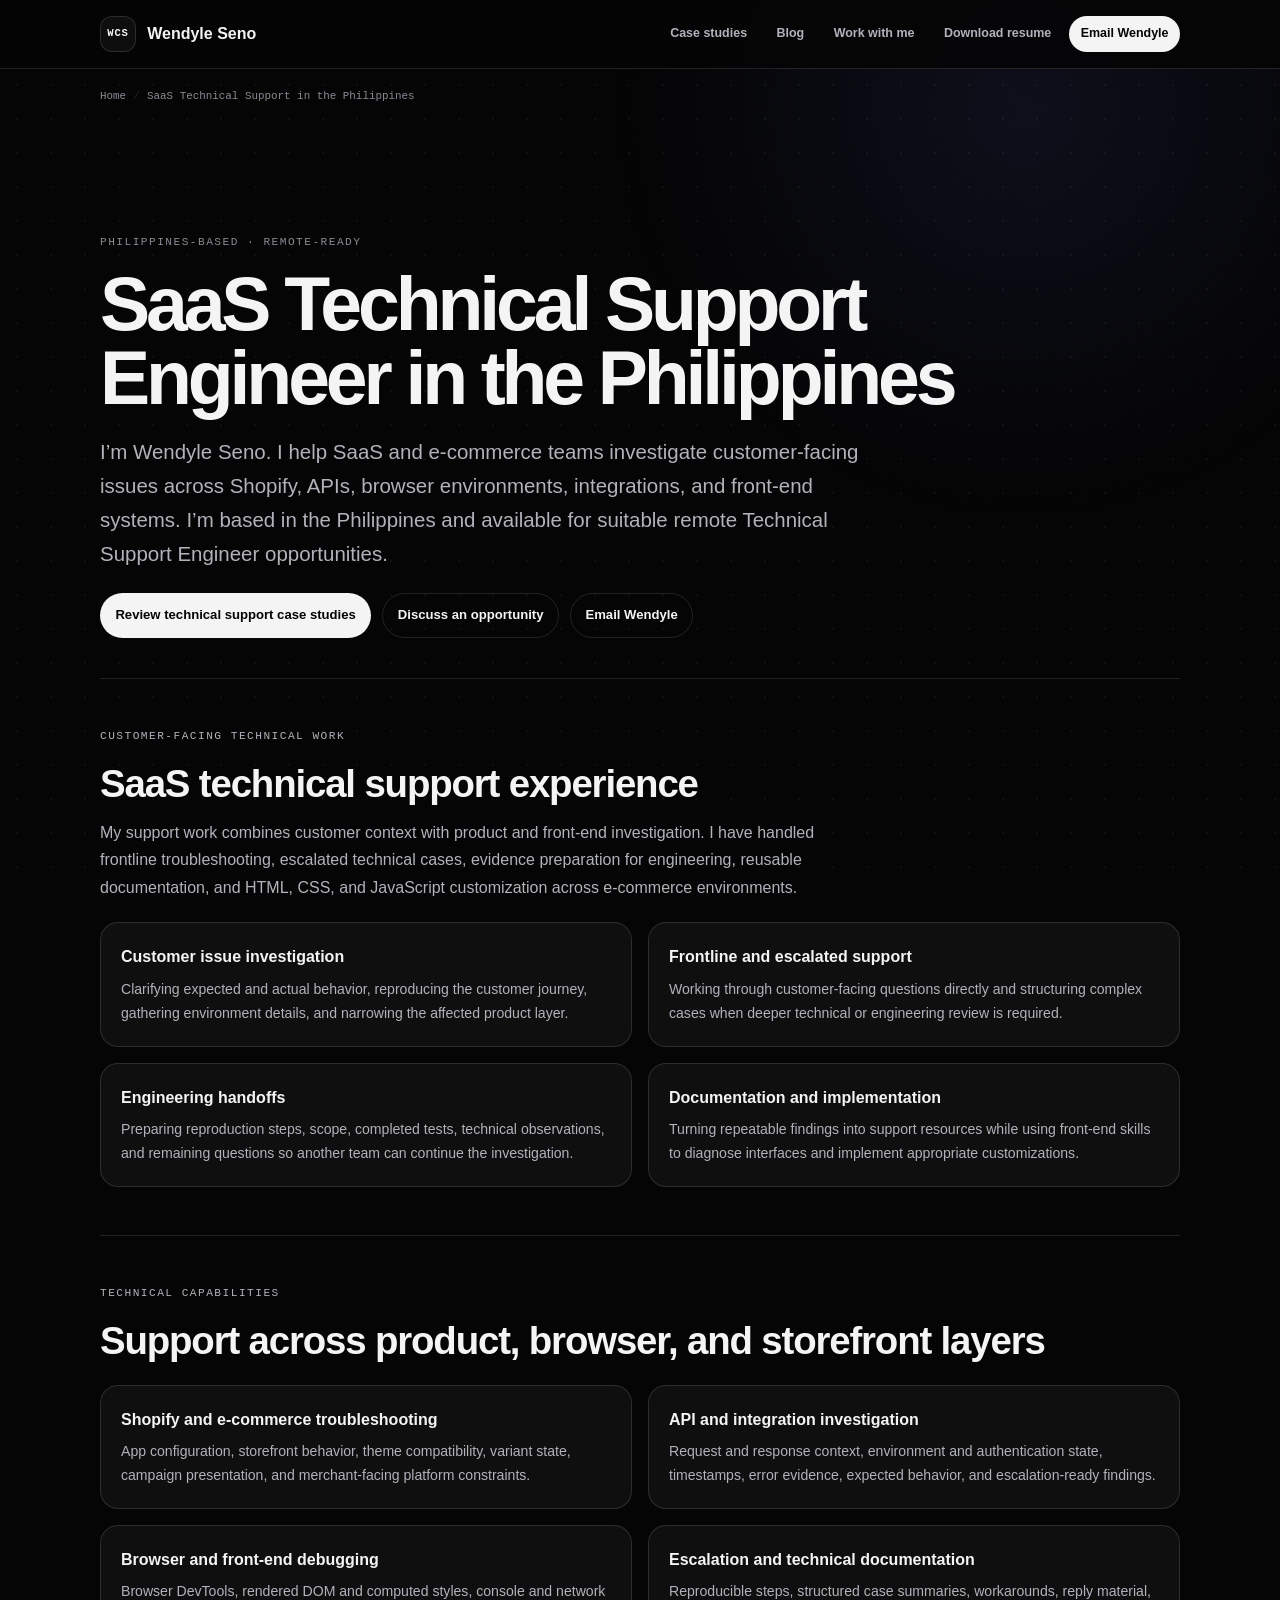
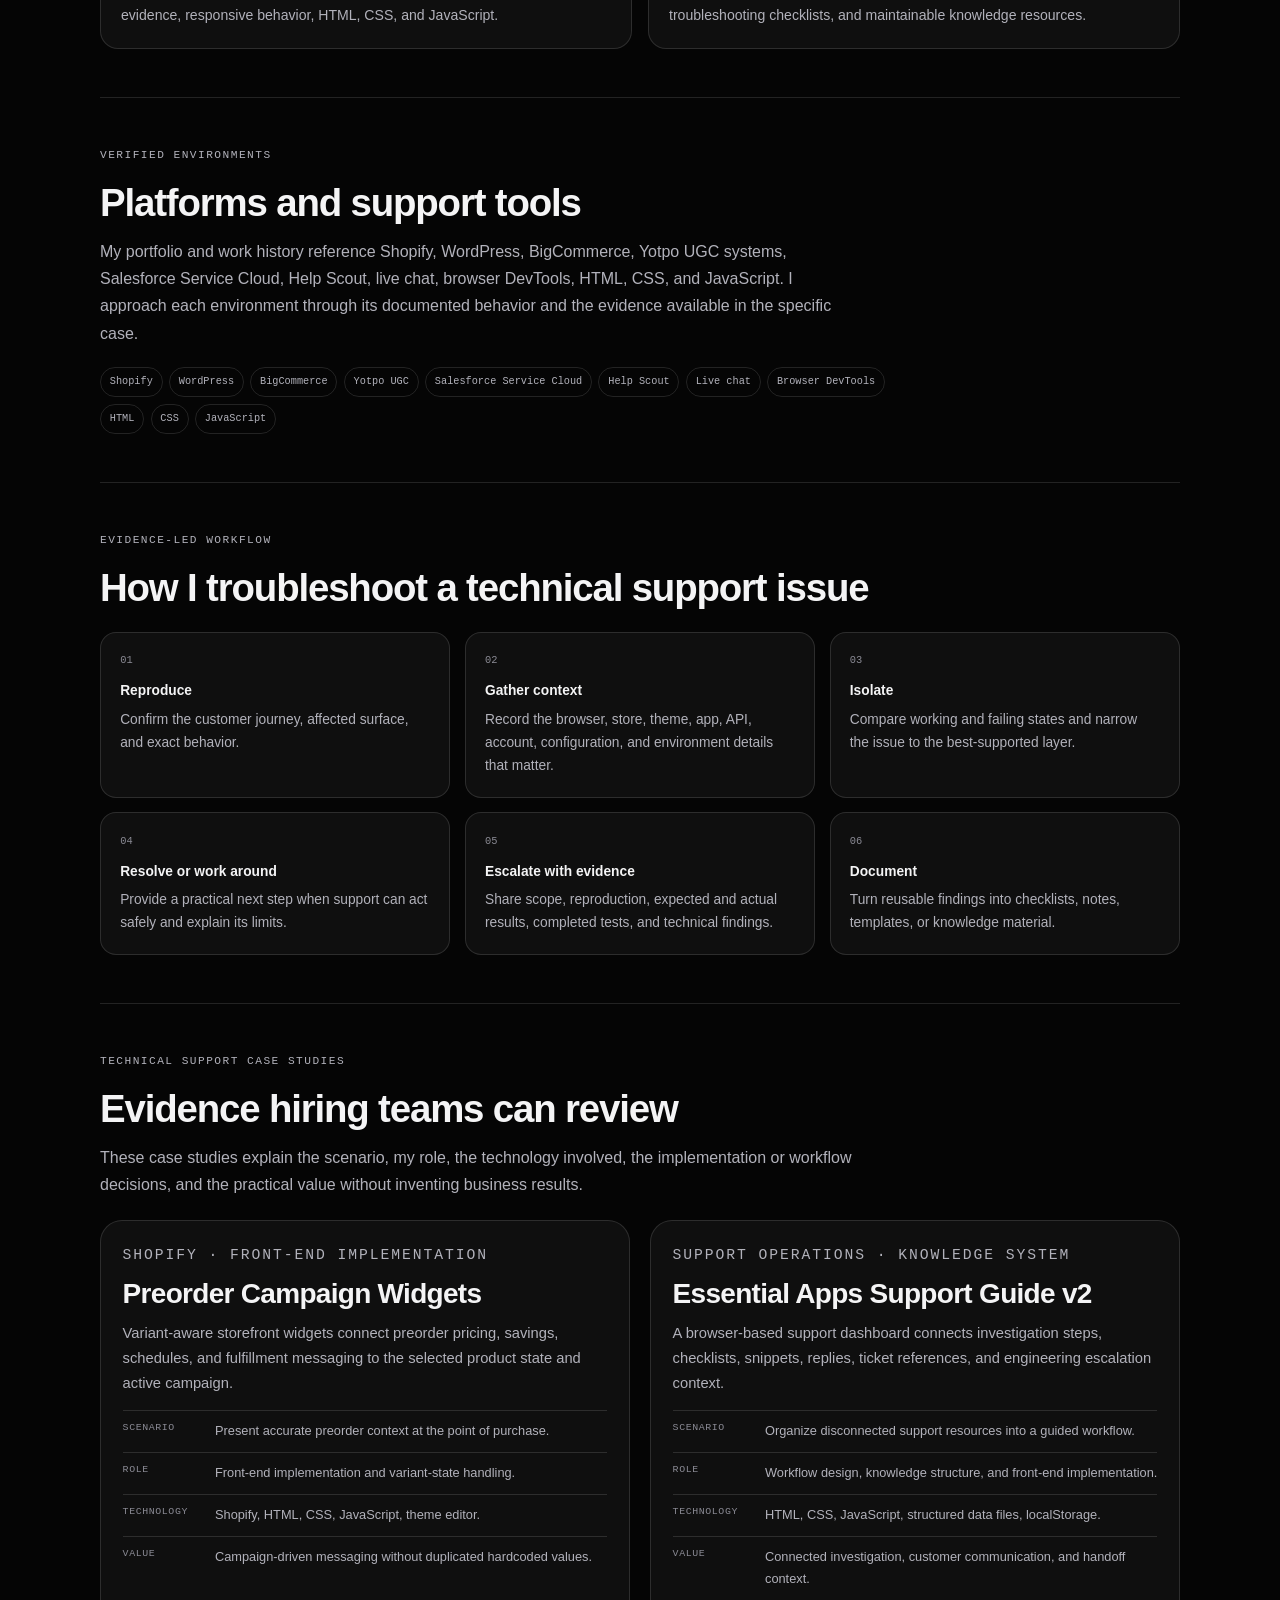
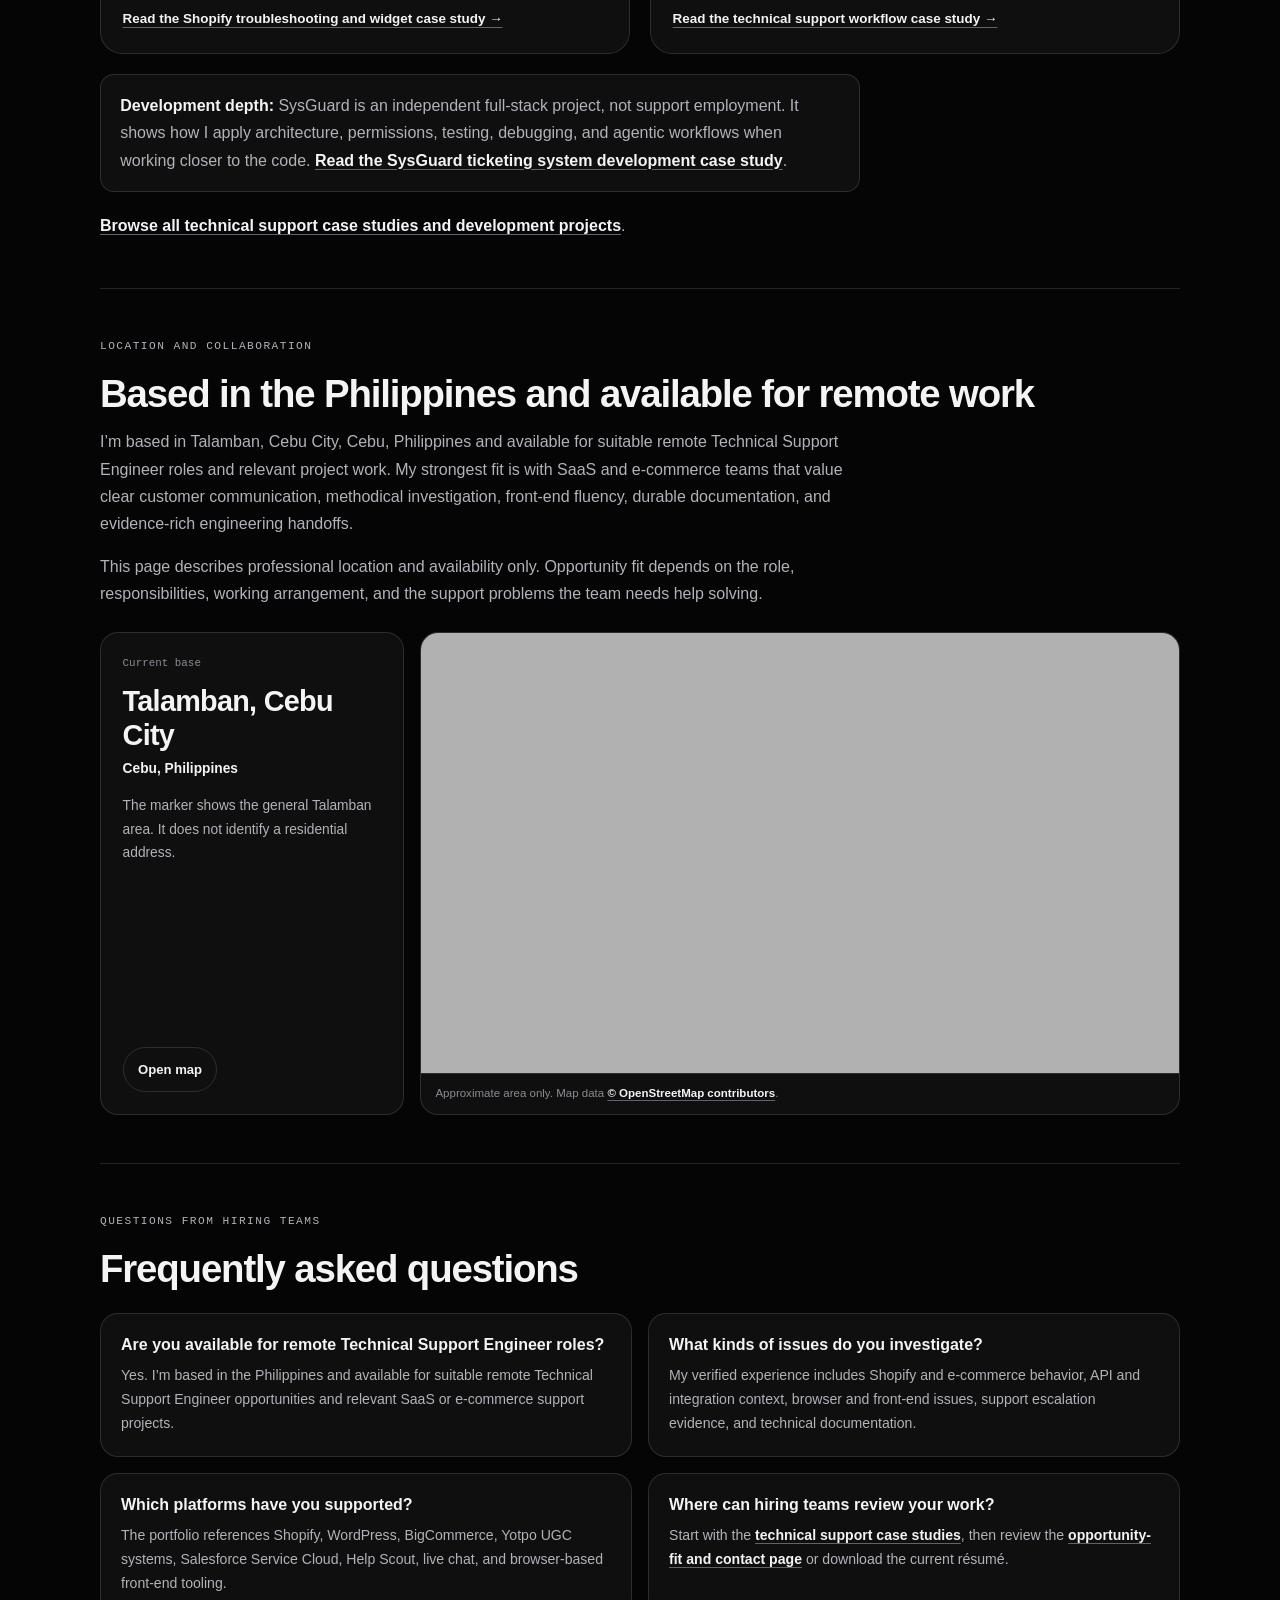
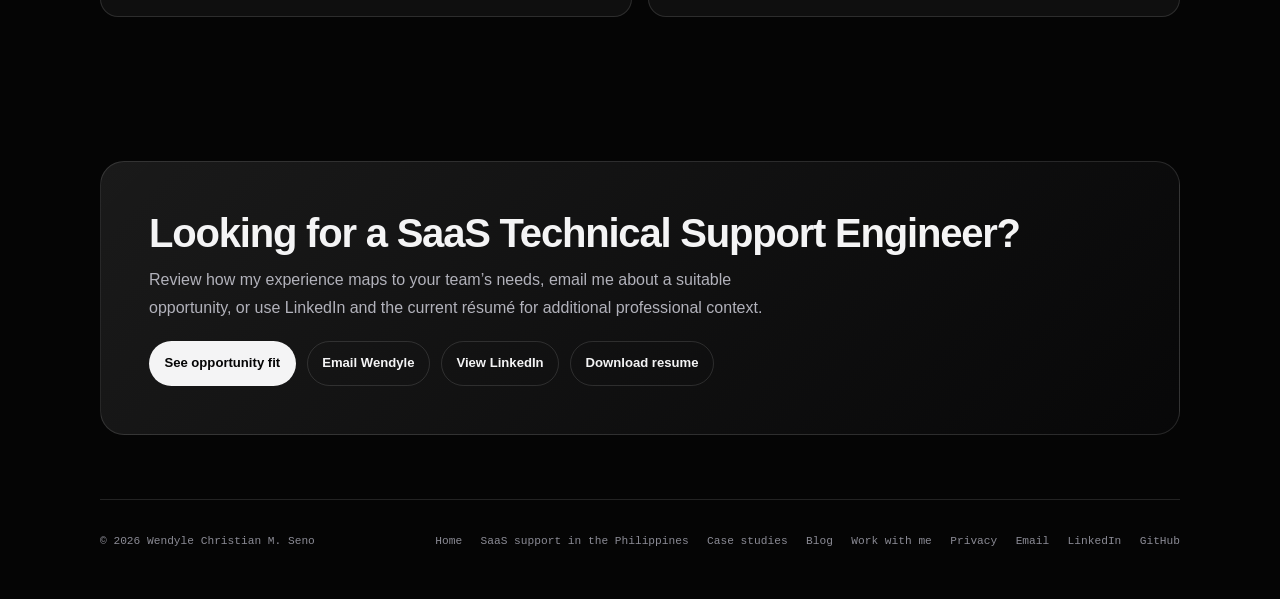
<file: saas-technical-support-philippines/index.html>
<!doctype html>
<html lang="en">
<head>
  <!-- Google tag (gtag.js) -->
  <script async src="https://www.googletagmanager.com/gtag/js?id=G-58984RH5TE"></script>
  <script>
    window.dataLayer = window.dataLayer || [];
    function gtag(){dataLayer.push(arguments);}
    gtag('js', new Date());
    gtag('config', 'G-58984RH5TE');
  </script>
  <meta charset="utf-8">
  <meta name="viewport" content="width=device-width,initial-scale=1">
  <title>SaaS Technical Support in the Philippines | Wendyle Seno</title>
  <meta name="description" content="Meet Wendyle Seno, a Talamban, Cebu City-based SaaS Technical Support Engineer experienced in Shopify, APIs, browser debugging, escalation, and documentation.">
  <meta name="author" content="Wendyle Christian M. Seno">
  <meta name="robots" content="index,follow,max-image-preview:large,max-snippet:-1,max-video-preview:-1">
  <meta name="theme-color" content="#050505">
  <script>
    (() => {
      let theme = 'dark';
      try { theme = localStorage.getItem('wcs-theme') === 'light' ? 'light' : 'dark'; } catch {}
      document.documentElement.dataset.theme = theme;
      document.querySelector('meta[name="theme-color"]').content = theme === 'light' ? '#f7f7f7' : '#050505';
    })();
  </script>
  <link rel="canonical" href="https://www.wendylechristianseno.com/saas-technical-support-philippines/">

  <meta property="og:type" content="website">
  <meta property="og:site_name" content="Wendyle Seno">
  <meta property="og:title" content="SaaS Technical Support in the Philippines | Wendyle Seno">
  <meta property="og:description" content="Talamban, Cebu City-based SaaS and e-commerce support experience across Shopify, APIs, browser environments, escalation, and front-end systems.">
  <meta property="og:url" content="https://www.wendylechristianseno.com/saas-technical-support-philippines/">
  <meta property="og:image" content="https://www.wendylechristianseno.com/assets/img/wendyle-seno-social-preview.jpg">
  <meta property="og:image:width" content="1200">
  <meta property="og:image:height" content="630">
  <meta property="og:image:alt" content="Wendyle Seno, SaaS Technical Support Engineer in the Philippines">

  <meta name="twitter:card" content="summary_large_image">
  <meta name="twitter:title" content="SaaS Technical Support in the Philippines | Wendyle Seno">
  <meta name="twitter:description" content="Technical support experience from Talamban, Cebu City across SaaS, Shopify, APIs, browser debugging, escalation, and front-end systems.">
  <meta name="twitter:image" content="https://www.wendylechristianseno.com/assets/img/wendyle-seno-social-preview.jpg">
  <meta name="twitter:image:alt" content="Wendyle Seno, SaaS Technical Support Engineer in the Philippines">

  <link rel="icon" href="/favicon.ico" sizes="32x32">
  <link rel="icon" href="../assets/img/favicon.svg" type="image/svg+xml">
  <link rel="apple-touch-icon" href="../assets/img/apple-touch-icon.png" sizes="180x180">
  <link rel="stylesheet" href="../css/case-study.css?v=20260907-2">
  <script defer src="../js/analytics.js?v=20260827-2"></script>

  <script type="application/ld+json">
  {
    "@context": "https://schema.org",
    "@graph": [
      {
        "@type": "WebPage",
        "@id": "https://www.wendylechristianseno.com/saas-technical-support-philippines/#page",
        "url": "https://www.wendylechristianseno.com/saas-technical-support-philippines/",
        "name": "SaaS Technical Support in the Philippines | Wendyle Seno",
        "description": "Talamban, Cebu City-based SaaS Technical Support Engineer experience across Shopify, APIs, browser debugging, escalation, documentation, and front-end systems.",
        "isPartOf": { "@id": "https://www.wendylechristianseno.com/#website" },
        "about": { "@id": "https://www.wendylechristianseno.com/#person" },
        "breadcrumb": { "@id": "https://www.wendylechristianseno.com/saas-technical-support-philippines/#breadcrumb" },
        "dateModified": "2026-08-27",
        "inLanguage": "en"
      },
      {
        "@type": "BreadcrumbList",
        "@id": "https://www.wendylechristianseno.com/saas-technical-support-philippines/#breadcrumb",
        "itemListElement": [
          { "@type": "ListItem", "position": 1, "name": "Home", "item": "https://www.wendylechristianseno.com/" },
          { "@type": "ListItem", "position": 2, "name": "SaaS Technical Support in the Philippines", "item": "https://www.wendylechristianseno.com/saas-technical-support-philippines/" }
        ]
      }
    ]
  }
  </script>
</head>
<body>
  <a class="skip-link" href="#main-content">Skip to technical support experience</a>

  <header class="case-nav">
    <nav class="case-shell case-nav-inner" aria-label="Primary navigation">
      <a class="case-brand" href="../"><span class="case-brand-mark">WCS</span><span>Wendyle Seno</span></a>
      <div class="case-nav-links">
        <a href="../case-studies/">Case studies</a>
        <a class="case-blog-link" href="../blog/">Blog</a>
        <a href="../work-with-me/" data-analytics-event="portfolio_hire_click" data-analytics-location="philippines_header">Work with me</a>
        <a href="https://drive.google.com/uc?export=download&amp;id=19VN2xFC_qmwtN42Zccsk0ThbB4VUB1xa" download data-analytics-event="portfolio_resume_download" data-analytics-location="philippines_header">Download resume</a>
        <a class="case-contact" href="mailto:senowendyle793@gmail.com?subject=Technical%20Support%20Opportunity" data-analytics-event="portfolio_email_click" data-analytics-location="philippines_header">Email Wendyle</a>
      </div>
    </nav>
  </header>

  <main id="main-content">
    <nav class="case-shell breadcrumbs" aria-label="Breadcrumb">
      <ol><li><a href="../">Home</a></li><li aria-current="page">SaaS Technical Support in the Philippines</li></ol>
    </nav>

    <header class="case-shell case-hero page-hero">
      <p class="eyebrow">Philippines-based · Remote-ready</p>
      <h1>SaaS Technical Support Engineer in the Philippines</h1>
      <p class="case-dek">I’m Wendyle Seno. I help SaaS and e-commerce teams investigate customer-facing issues across Shopify, APIs, browser environments, integrations, and front-end systems. I’m based in the Philippines and available for suitable remote Technical Support Engineer opportunities.</p>
      <div class="page-actions">
        <a class="case-button case-button-primary" href="../case-studies/">Review technical support case studies</a>
        <a class="case-button" href="../work-with-me/" data-analytics-event="portfolio_hire_click" data-analytics-location="philippines_hero">Discuss an opportunity</a>
        <a class="case-button" href="mailto:senowendyle793@gmail.com?subject=Technical%20Support%20Opportunity" data-analytics-event="portfolio_email_click" data-analytics-location="philippines_hero">Email Wendyle</a>
      </div>
    </header>

    <div class="case-shell page-content">
      <section class="page-section" aria-labelledby="experience-heading">
        <p class="eyebrow">Customer-facing technical work</p>
        <h2 id="experience-heading">SaaS technical support experience</h2>
        <p>My support work combines customer context with product and front-end investigation. I have handled frontline troubleshooting, escalated technical cases, evidence preparation for engineering, reusable documentation, and HTML, CSS, and JavaScript customization across e-commerce environments.</p>
        <div class="capability-grid">
          <article class="capability-card"><h3>Customer issue investigation</h3><p>Clarifying expected and actual behavior, reproducing the customer journey, gathering environment details, and narrowing the affected product layer.</p></article>
          <article class="capability-card"><h3>Frontline and escalated support</h3><p>Working through customer-facing questions directly and structuring complex cases when deeper technical or engineering review is required.</p></article>
          <article class="capability-card"><h3>Engineering handoffs</h3><p>Preparing reproduction steps, scope, completed tests, technical observations, and remaining questions so another team can continue the investigation.</p></article>
          <article class="capability-card"><h3>Documentation and implementation</h3><p>Turning repeatable findings into support resources while using front-end skills to diagnose interfaces and implement appropriate customizations.</p></article>
        </div>
      </section>

      <section class="page-section" aria-labelledby="capabilities-heading">
        <p class="eyebrow">Technical capabilities</p>
        <h2 id="capabilities-heading">Support across product, browser, and storefront layers</h2>
        <div class="capability-grid">
          <article class="capability-card"><h3>Shopify and e-commerce troubleshooting</h3><p>App configuration, storefront behavior, theme compatibility, variant state, campaign presentation, and merchant-facing platform constraints.</p></article>
          <article class="capability-card"><h3>API and integration investigation</h3><p>Request and response context, environment and authentication state, timestamps, error evidence, expected behavior, and escalation-ready findings.</p></article>
          <article class="capability-card"><h3>Browser and front-end debugging</h3><p>Browser DevTools, rendered DOM and computed styles, console and network evidence, responsive behavior, HTML, CSS, and JavaScript.</p></article>
          <article class="capability-card"><h3>Escalation and technical documentation</h3><p>Reproducible steps, structured case summaries, workarounds, reply material, troubleshooting checklists, and maintainable knowledge resources.</p></article>
        </div>
      </section>

      <section class="page-section" aria-labelledby="platforms-heading">
        <p class="eyebrow">Verified environments</p>
        <h2 id="platforms-heading">Platforms and support tools</h2>
        <p>My portfolio and work history reference Shopify, WordPress, BigCommerce, Yotpo UGC systems, Salesforce Service Cloud, Help Scout, live chat, browser DevTools, HTML, CSS, and JavaScript. I approach each environment through its documented behavior and the evidence available in the specific case.</p>
        <div class="tag-list platform-list" role="list" aria-label="Platforms and tools">
          <span role="listitem">Shopify</span><span role="listitem">WordPress</span><span role="listitem">BigCommerce</span><span role="listitem">Yotpo UGC</span><span role="listitem">Salesforce Service Cloud</span><span role="listitem">Help Scout</span><span role="listitem">Live chat</span><span role="listitem">Browser DevTools</span><span role="listitem">HTML</span><span role="listitem">CSS</span><span role="listitem">JavaScript</span>
        </div>
      </section>

      <section class="page-section" aria-labelledby="process-heading">
        <p class="eyebrow">Evidence-led workflow</p>
        <h2 id="process-heading">How I troubleshoot a technical support issue</h2>
        <ol class="workflow-list">
          <li><strong>Reproduce</strong>Confirm the customer journey, affected surface, and exact behavior.</li>
          <li><strong>Gather context</strong>Record the browser, store, theme, app, API, account, configuration, and environment details that matter.</li>
          <li><strong>Isolate</strong>Compare working and failing states and narrow the issue to the best-supported layer.</li>
          <li><strong>Resolve or work around</strong>Provide a practical next step when support can act safely and explain its limits.</li>
          <li><strong>Escalate with evidence</strong>Share scope, reproduction, expected and actual results, completed tests, and technical findings.</li>
          <li><strong>Document</strong>Turn reusable findings into checklists, notes, templates, or knowledge material.</li>
        </ol>
      </section>

      <section class="page-section" aria-labelledby="proof-heading">
        <p class="eyebrow">Technical support case studies</p>
        <h2 id="proof-heading">Evidence hiring teams can review</h2>
        <p>These case studies explain the scenario, my role, the technology involved, the implementation or workflow decisions, and the practical value without inventing business results.</p>
        <div class="card-grid compact-evidence-grid">
          <article class="evidence-card">
            <div class="evidence-card-body">
              <p class="eyebrow">Shopify · Front-end implementation</p>
              <h3>Preorder Campaign Widgets</h3>
              <p>Variant-aware storefront widgets connect preorder pricing, savings, schedules, and fulfillment messaging to the selected product state and active campaign.</p>
              <dl>
                <div><dt>Scenario</dt><dd>Present accurate preorder context at the point of purchase.</dd></div>
                <div><dt>Role</dt><dd>Front-end implementation and variant-state handling.</dd></div>
                <div><dt>Technology</dt><dd>Shopify, HTML, CSS, JavaScript, theme editor.</dd></div>
                <div><dt>Value</dt><dd>Campaign-driven messaging without duplicated hardcoded values.</dd></div>
              </dl>
              <a class="evidence-card-link" href="../case-studies/preorder-campaign-widgets/">Read the Shopify troubleshooting and widget case study →</a>
            </div>
          </article>

          <article class="evidence-card">
            <div class="evidence-card-body">
              <p class="eyebrow">Support operations · Knowledge system</p>
              <h3>Essential Apps Support Guide v2</h3>
              <p>A browser-based support dashboard connects investigation steps, checklists, snippets, replies, ticket references, and engineering escalation context.</p>
              <dl>
                <div><dt>Scenario</dt><dd>Organize disconnected support resources into a guided workflow.</dd></div>
                <div><dt>Role</dt><dd>Workflow design, knowledge structure, and front-end implementation.</dd></div>
                <div><dt>Technology</dt><dd>HTML, CSS, JavaScript, structured data files, localStorage.</dd></div>
                <div><dt>Value</dt><dd>Connected investigation, customer communication, and handoff context.</dd></div>
              </dl>
              <a class="evidence-card-link" href="../case-studies/essential-apps-support-guide/">Read the technical support workflow case study →</a>
            </div>
          </article>
        </div>
        <p class="notice collection-link"><strong>Development depth:</strong> SysGuard is an independent full-stack project, not support employment. It shows how I apply architecture, permissions, testing, debugging, and agentic workflows when working closer to the code. <a class="inline-link" href="../case-studies/sysguard-ticketing-system/" data-analytics-event="portfolio_case_study_click" data-analytics-location="philippines_sysguard">Read the SysGuard ticketing system development case study</a>.</p>
        <p class="collection-link"><a class="inline-link" href="../case-studies/">Browse all technical support case studies and development projects</a>.</p>
      </section>

      <section class="page-section" aria-labelledby="remote-heading">
        <p class="eyebrow">Location and collaboration</p>
        <h2 id="remote-heading">Based in the Philippines and available for remote work</h2>
        <p>I’m based in Talamban, Cebu City, Cebu, Philippines and available for suitable remote Technical Support Engineer roles and relevant project work. My strongest fit is with SaaS and e-commerce teams that value clear customer communication, methodical investigation, front-end fluency, durable documentation, and evidence-rich engineering handoffs.</p>
        <p>This page describes professional location and availability only. Opportunity fit depends on the role, responsibilities, working arrangement, and the support problems the team needs help solving.</p>
        <div class="location-panel">
          <div class="location-summary">
            <span class="location-label">Current base</span>
            <h3>Talamban, Cebu City</h3>
            <p class="location-country">Cebu, Philippines</p>
            <p>The marker shows the general Talamban area. It does not identify a residential address.</p>
            <a class="case-button" href="https://www.openstreetmap.org/?mlat=10.3695&amp;mlon=123.9178#map=14/10.3695/123.9178" target="_blank" rel="noopener noreferrer" aria-label="Open the Talamban area in OpenStreetMap" data-analytics-event="portfolio_map_click" data-analytics-location="philippines_location">Open map</a>
          </div>
          <figure class="location-map">
            <iframe src="https://www.openstreetmap.org/export/embed.html?bbox=123.8950%2C10.3500%2C123.9405%2C10.3890&amp;layer=mapnik&amp;marker=10.3695%2C123.9178" title="Map showing the general Talamban area in Cebu City, Cebu, Philippines" loading="lazy" referrerpolicy="strict-origin-when-cross-origin" allowfullscreen></iframe>
            <figcaption>Approximate area only. Map data <a class="inline-link" href="https://www.openstreetmap.org/copyright" target="_blank" rel="noopener noreferrer">© OpenStreetMap contributors</a>.</figcaption>
          </figure>
        </div>
      </section>

      <section class="page-section" aria-labelledby="faq-heading">
        <p class="eyebrow">Questions from hiring teams</p>
        <h2 id="faq-heading">Frequently asked questions</h2>
        <div class="faq-grid">
          <article><h3>Are you available for remote Technical Support Engineer roles?</h3><p>Yes. I’m based in the Philippines and available for suitable remote Technical Support Engineer opportunities and relevant SaaS or e-commerce support projects.</p></article>
          <article><h3>What kinds of issues do you investigate?</h3><p>My verified experience includes Shopify and e-commerce behavior, API and integration context, browser and front-end issues, support escalation evidence, and technical documentation.</p></article>
          <article><h3>Which platforms have you supported?</h3><p>The portfolio references Shopify, WordPress, BigCommerce, Yotpo UGC systems, Salesforce Service Cloud, Help Scout, live chat, and browser-based front-end tooling.</p></article>
          <article><h3>Where can hiring teams review your work?</h3><p>Start with the <a class="inline-link" href="../case-studies/">technical support case studies</a>, then review the <a class="inline-link" href="../work-with-me/">opportunity-fit and contact page</a> or download the current résumé.</p></article>
        </div>
      </section>
    </div>

    <section class="case-shell case-cta" aria-labelledby="philippines-cta-heading">
      <h2 id="philippines-cta-heading">Looking for a SaaS Technical Support Engineer?</h2>
      <p>Review how my experience maps to your team’s needs, email me about a suitable opportunity, or use LinkedIn and the current résumé for additional professional context.</p>
      <div class="case-cta-actions">
        <a class="case-button case-button-primary" href="../work-with-me/" data-analytics-event="portfolio_hire_click" data-analytics-location="philippines_cta">See opportunity fit</a>
        <a class="case-button" href="mailto:senowendyle793@gmail.com?subject=Technical%20Support%20Opportunity" data-analytics-event="portfolio_email_click" data-analytics-location="philippines_cta">Email Wendyle</a>
        <a class="case-button" href="https://www.linkedin.com/in/wendylechristianseno/" target="_blank" rel="noopener noreferrer" data-analytics-event="portfolio_linkedin_click" data-analytics-location="philippines_cta">View LinkedIn</a>
        <a class="case-button" href="https://drive.google.com/uc?export=download&amp;id=19VN2xFC_qmwtN42Zccsk0ThbB4VUB1xa" download data-analytics-event="portfolio_resume_download" data-analytics-location="philippines_cta">Download resume</a>
      </div>
    </section>
  </main>

  <footer class="case-shell case-footer">
    <span>© 2026 Wendyle Christian M. Seno</span>
    <nav aria-label="Footer links">
      <a href="../">Home</a><a href="./" aria-current="page">SaaS support in the Philippines</a><a href="../case-studies/">Case studies</a><a href="../blog/">Blog</a><a href="../work-with-me/">Work with me</a><a href="../privacy/">Privacy</a>
      <a href="mailto:senowendyle793@gmail.com?subject=Technical%20Support%20Opportunity" data-analytics-event="portfolio_email_click" data-analytics-location="philippines_footer">Email</a>
      <a href="https://www.linkedin.com/in/wendylechristianseno/" target="_blank" rel="noopener noreferrer" data-analytics-event="portfolio_linkedin_click" data-analytics-location="philippines_footer">LinkedIn</a>
      <a href="https://github.com/Wendyle18" target="_blank" rel="noopener noreferrer" data-analytics-event="portfolio_github_click" data-analytics-location="philippines_footer">GitHub</a>
    </nav>
  </footer>
</body>
</html>
</file>
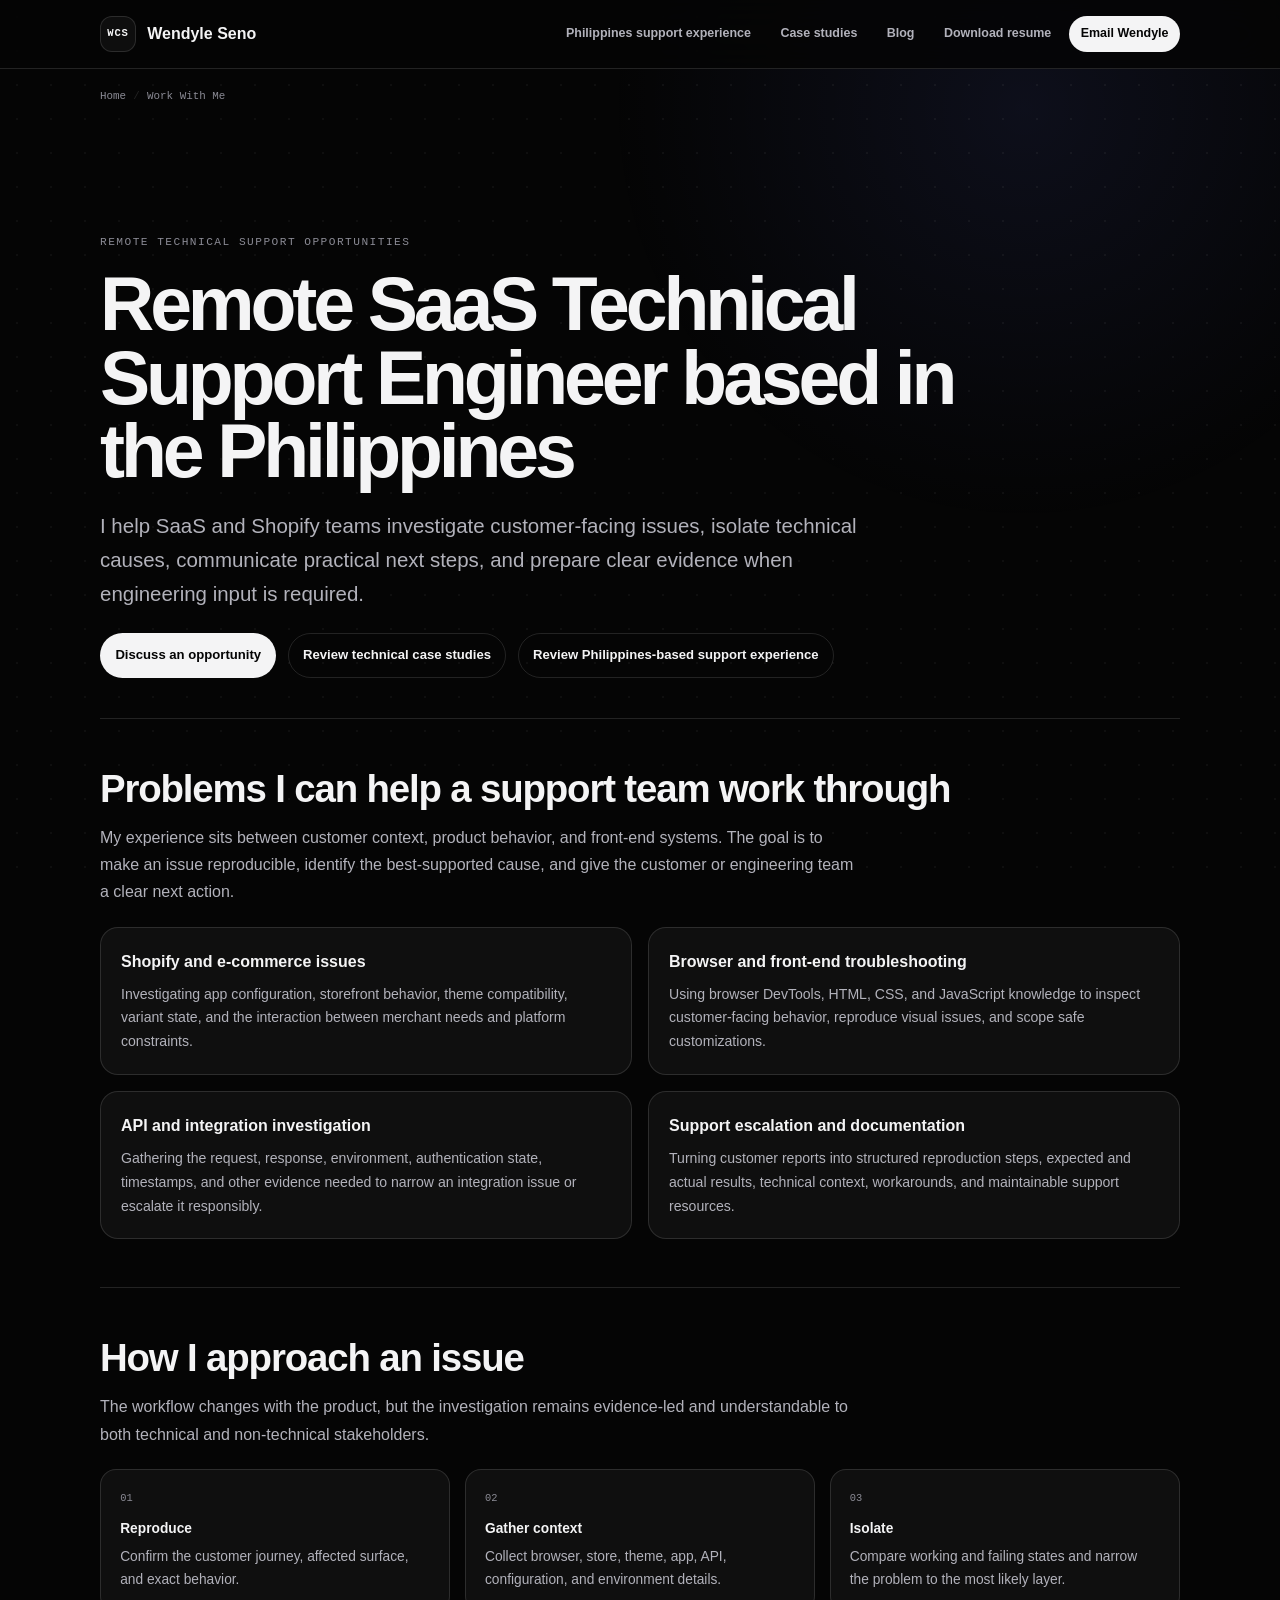
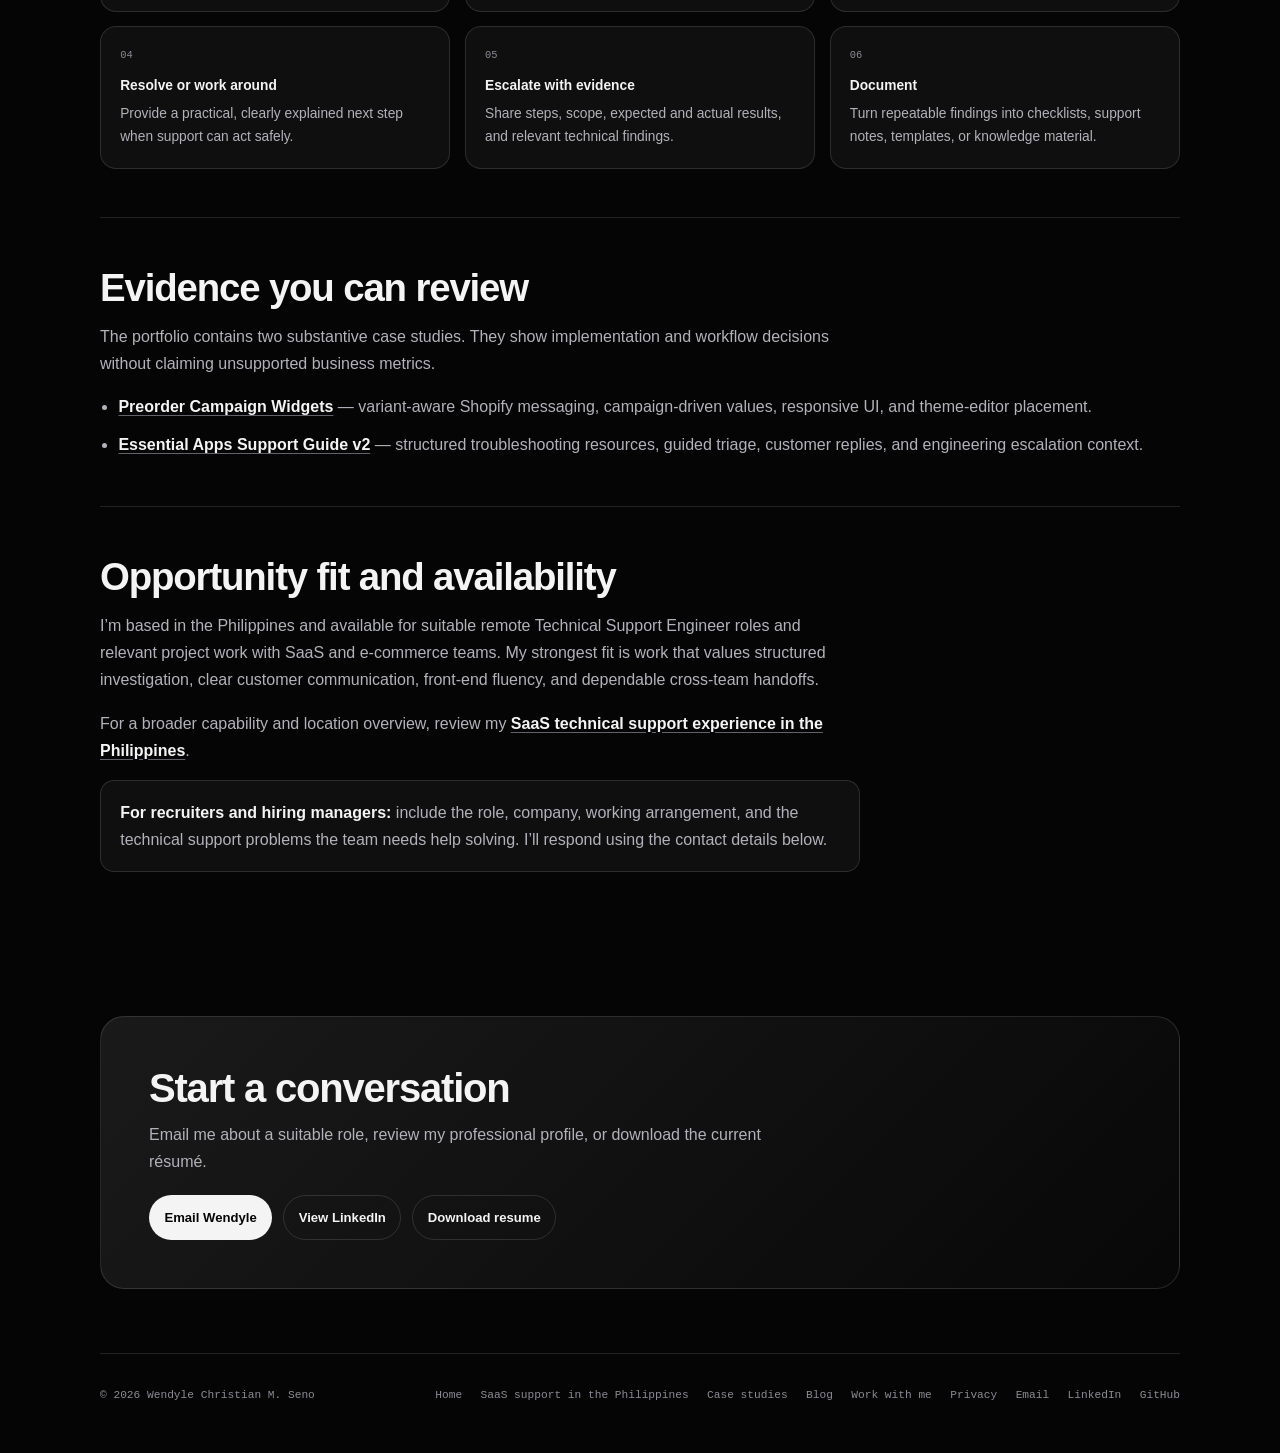
<file: work-with-me/index.html>
<!doctype html>
<html lang="en">
<head>
  <!-- Google tag (gtag.js) -->
  <script async src="https://www.googletagmanager.com/gtag/js?id=G-58984RH5TE"></script>
  <script>
    window.dataLayer = window.dataLayer || [];
    function gtag(){dataLayer.push(arguments);}
    gtag('js', new Date());
    gtag('config', 'G-58984RH5TE');
  </script>
  <meta charset="utf-8">
  <meta name="viewport" content="width=device-width,initial-scale=1">
  <title>Hire a SaaS Technical Support Engineer in the Philippines | Wendyle Seno</title>
  <meta name="description" content="Evaluate Wendyle Seno for remote SaaS Technical Support Engineer opportunities involving Shopify, APIs, front-end troubleshooting, escalation, and documentation.">
  <meta name="author" content="Wendyle Christian M. Seno">
  <meta name="robots" content="index,follow,max-image-preview:large,max-snippet:-1,max-video-preview:-1">
  <meta name="theme-color" content="#050505">
  <script>
    (() => {
      let theme = 'dark';
      try { theme = localStorage.getItem('wcs-theme') === 'light' ? 'light' : 'dark'; } catch {}
      document.documentElement.dataset.theme = theme;
      document.querySelector('meta[name="theme-color"]').content = theme === 'light' ? '#f7f7f7' : '#050505';
    })();
  </script>
  <link rel="canonical" href="https://www.wendylechristianseno.com/work-with-me/">
  <meta property="og:type" content="website">
  <meta property="og:site_name" content="Wendyle Seno">
  <meta property="og:title" content="Hire a SaaS Technical Support Engineer in the Philippines | Wendyle Seno">
  <meta property="og:description" content="Opportunity fit, support workflow, verified evidence, and contact options for SaaS leaders and technical recruiters.">
  <meta property="og:url" content="https://www.wendylechristianseno.com/work-with-me/">
  <meta property="og:image" content="https://www.wendylechristianseno.com/assets/img/wendyle-seno-social-preview.jpg">
  <meta property="og:image:width" content="1200">
  <meta property="og:image:height" content="630">
  <meta property="og:image:alt" content="Wendyle Seno, SaaS Technical Support Engineer">
  <meta name="twitter:card" content="summary_large_image">
  <meta name="twitter:title" content="Hire a SaaS Technical Support Engineer in the Philippines | Wendyle Seno">
  <meta name="twitter:description" content="Opportunity fit, support workflow, verified evidence, and contact options for SaaS leaders and technical recruiters.">
  <meta name="twitter:image" content="https://www.wendylechristianseno.com/assets/img/wendyle-seno-social-preview.jpg">
  <meta name="twitter:image:alt" content="Wendyle Seno, SaaS Technical Support Engineer">
  <link rel="icon" href="/favicon.ico" sizes="32x32">
  <link rel="icon" href="../assets/img/favicon.svg" type="image/svg+xml">
  <link rel="apple-touch-icon" href="../assets/img/apple-touch-icon.png" sizes="180x180">
  <link rel="stylesheet" href="../css/case-study.css?v=20260907-2">
  <script defer src="../js/analytics.js?v=20260814-1"></script>
  <script type="application/ld+json">
  {
    "@context": "https://schema.org",
    "@graph": [
      {
        "@type": "WebPage",
        "@id": "https://www.wendylechristianseno.com/work-with-me/#page",
        "url": "https://www.wendylechristianseno.com/work-with-me/",
        "name": "Hire a SaaS Technical Support Engineer in the Philippines | Wendyle Seno",
        "description": "Opportunity fit, technical support workflow, verified evidence, availability, and contact options for SaaS and Shopify teams.",
        "isPartOf": { "@id": "https://www.wendylechristianseno.com/#website" },
        "about": { "@id": "https://www.wendylechristianseno.com/#person" },
        "breadcrumb": { "@id": "https://www.wendylechristianseno.com/work-with-me/#breadcrumb" },
        "dateModified": "2026-08-20",
        "inLanguage": "en"
      },
      {
        "@type": "BreadcrumbList",
        "@id": "https://www.wendylechristianseno.com/work-with-me/#breadcrumb",
        "itemListElement": [
          { "@type": "ListItem", "position": 1, "name": "Home", "item": "https://www.wendylechristianseno.com/" },
          { "@type": "ListItem", "position": 2, "name": "Work With Me", "item": "https://www.wendylechristianseno.com/work-with-me/" }
        ]
      }
    ]
  }
  </script>
</head>
<body>
  <a class="skip-link" href="#main-content">Skip to work-with-me details</a>
  <header class="case-nav">
    <nav class="case-shell case-nav-inner" aria-label="Primary navigation">
      <a class="case-brand" href="../"><span class="case-brand-mark">WCS</span><span>Wendyle Seno</span></a>
      <div class="case-nav-links">
        <a href="../saas-technical-support-philippines/">Philippines support experience</a>
        <a href="../case-studies/">Case studies</a>
        <a class="case-blog-link" href="../blog/">Blog</a>
        <a href="https://drive.google.com/uc?export=download&amp;id=19VN2xFC_qmwtN42Zccsk0ThbB4VUB1xa" download data-analytics-event="portfolio_resume_download" data-analytics-location="work_with_me_header">Download resume</a>
        <a class="case-contact" href="mailto:senowendyle793@gmail.com?subject=Technical%20Support%20Opportunity" data-analytics-event="portfolio_email_click" data-analytics-location="work_with_me_header">Email Wendyle</a>
      </div>
    </nav>
  </header>

  <main id="main-content">
    <nav class="case-shell breadcrumbs" aria-label="Breadcrumb">
      <ol><li><a href="../">Home</a></li><li aria-current="page">Work With Me</li></ol>
    </nav>

    <header class="case-shell case-hero page-hero">
      <p class="eyebrow">Remote technical support opportunities</p>
      <h1>Remote SaaS Technical Support Engineer based in the Philippines</h1>
      <p class="case-dek">I help SaaS and Shopify teams investigate customer-facing issues, isolate technical causes, communicate practical next steps, and prepare clear evidence when engineering input is required.</p>
      <div class="page-actions">
        <a class="case-button case-button-primary" href="mailto:senowendyle793@gmail.com?subject=Technical%20Support%20Opportunity" data-analytics-event="portfolio_email_click" data-analytics-location="work_with_me_hero">Discuss an opportunity</a>
        <a class="case-button" href="../case-studies/">Review technical case studies</a>
        <a class="case-button" href="../saas-technical-support-philippines/">Review Philippines-based support experience</a>
      </div>
    </header>

    <div class="case-shell page-content">
      <section class="page-section" aria-labelledby="problems-heading">
        <h2 id="problems-heading">Problems I can help a support team work through</h2>
        <p>My experience sits between customer context, product behavior, and front-end systems. The goal is to make an issue reproducible, identify the best-supported cause, and give the customer or engineering team a clear next action.</p>
        <div class="capability-grid">
          <article class="capability-card"><h3>Shopify and e-commerce issues</h3><p>Investigating app configuration, storefront behavior, theme compatibility, variant state, and the interaction between merchant needs and platform constraints.</p></article>
          <article class="capability-card"><h3>Browser and front-end troubleshooting</h3><p>Using browser DevTools, HTML, CSS, and JavaScript knowledge to inspect customer-facing behavior, reproduce visual issues, and scope safe customizations.</p></article>
          <article class="capability-card"><h3>API and integration investigation</h3><p>Gathering the request, response, environment, authentication state, timestamps, and other evidence needed to narrow an integration issue or escalate it responsibly.</p></article>
          <article class="capability-card"><h3>Support escalation and documentation</h3><p>Turning customer reports into structured reproduction steps, expected and actual results, technical context, workarounds, and maintainable support resources.</p></article>
        </div>
      </section>

      <section class="page-section" aria-labelledby="workflow-heading">
        <h2 id="workflow-heading">How I approach an issue</h2>
        <p>The workflow changes with the product, but the investigation remains evidence-led and understandable to both technical and non-technical stakeholders.</p>
        <ol class="workflow-list">
          <li><strong>Reproduce</strong>Confirm the customer journey, affected surface, and exact behavior.</li>
          <li><strong>Gather context</strong>Collect browser, store, theme, app, API, configuration, and environment details.</li>
          <li><strong>Isolate</strong>Compare working and failing states and narrow the problem to the most likely layer.</li>
          <li><strong>Resolve or work around</strong>Provide a practical, clearly explained next step when support can act safely.</li>
          <li><strong>Escalate with evidence</strong>Share steps, scope, expected and actual results, and relevant technical findings.</li>
          <li><strong>Document</strong>Turn repeatable findings into checklists, support notes, templates, or knowledge material.</li>
        </ol>
      </section>

      <section class="page-section" aria-labelledby="evidence-work-heading">
        <h2 id="evidence-work-heading">Evidence you can review</h2>
        <p>The portfolio contains two substantive case studies. They show implementation and workflow decisions without claiming unsupported business metrics.</p>
        <ul class="page-list">
          <li><a class="inline-link" href="../case-studies/preorder-campaign-widgets/">Preorder Campaign Widgets</a> — variant-aware Shopify messaging, campaign-driven values, responsive UI, and theme-editor placement.</li>
          <li><a class="inline-link" href="../case-studies/essential-apps-support-guide/">Essential Apps Support Guide v2</a> — structured troubleshooting resources, guided triage, customer replies, and engineering escalation context.</li>
        </ul>
      </section>

      <section class="page-section" aria-labelledby="fit-heading">
        <h2 id="fit-heading">Opportunity fit and availability</h2>
        <p>I’m based in the Philippines and available for suitable remote Technical Support Engineer roles and relevant project work with SaaS and e-commerce teams. My strongest fit is work that values structured investigation, clear customer communication, front-end fluency, and dependable cross-team handoffs.</p>
        <p>For a broader capability and location overview, review my <a class="inline-link" href="../saas-technical-support-philippines/">SaaS technical support experience in the Philippines</a>.</p>
        <p class="notice"><strong>For recruiters and hiring managers:</strong> include the role, company, working arrangement, and the technical support problems the team needs help solving. I’ll respond using the contact details below.</p>
      </section>
    </div>

    <section class="case-shell case-cta" aria-labelledby="work-cta-heading">
      <h2 id="work-cta-heading">Start a conversation</h2>
      <p>Email me about a suitable role, review my professional profile, or download the current résumé.</p>
      <div class="case-cta-actions">
        <a class="case-button case-button-primary" href="mailto:senowendyle793@gmail.com?subject=Technical%20Support%20Opportunity" data-analytics-event="portfolio_email_click" data-analytics-location="work_with_me_cta">Email Wendyle</a>
        <a class="case-button" href="https://www.linkedin.com/in/wendylechristianseno/" target="_blank" rel="noopener noreferrer" data-analytics-event="portfolio_linkedin_click" data-analytics-location="work_with_me_cta">View LinkedIn</a>
        <a class="case-button" href="https://drive.google.com/uc?export=download&amp;id=19VN2xFC_qmwtN42Zccsk0ThbB4VUB1xa" download data-analytics-event="portfolio_resume_download" data-analytics-location="work_with_me_cta">Download resume</a>
      </div>
    </section>
  </main>

  <footer class="case-shell case-footer">
    <span>© 2026 Wendyle Christian M. Seno</span>
    <nav aria-label="Footer links">
      <a href="../">Home</a><a href="../saas-technical-support-philippines/">SaaS support in the Philippines</a><a href="../case-studies/">Case studies</a><a href="../blog/">Blog</a><a href="./" aria-current="page">Work with me</a><a href="../privacy/">Privacy</a>
      <a href="mailto:senowendyle793@gmail.com?subject=Technical%20Support%20Opportunity" data-analytics-event="portfolio_email_click" data-analytics-location="work_with_me_footer">Email</a>
      <a href="https://www.linkedin.com/in/wendylechristianseno/" target="_blank" rel="noopener noreferrer" data-analytics-event="portfolio_linkedin_click" data-analytics-location="work_with_me_footer">LinkedIn</a>
      <a href="https://github.com/Wendyle18" target="_blank" rel="noopener noreferrer" data-analytics-event="portfolio_github_click" data-analytics-location="work_with_me_footer">GitHub</a>
    </nav>
  </footer>
</body>
</html>
</file>
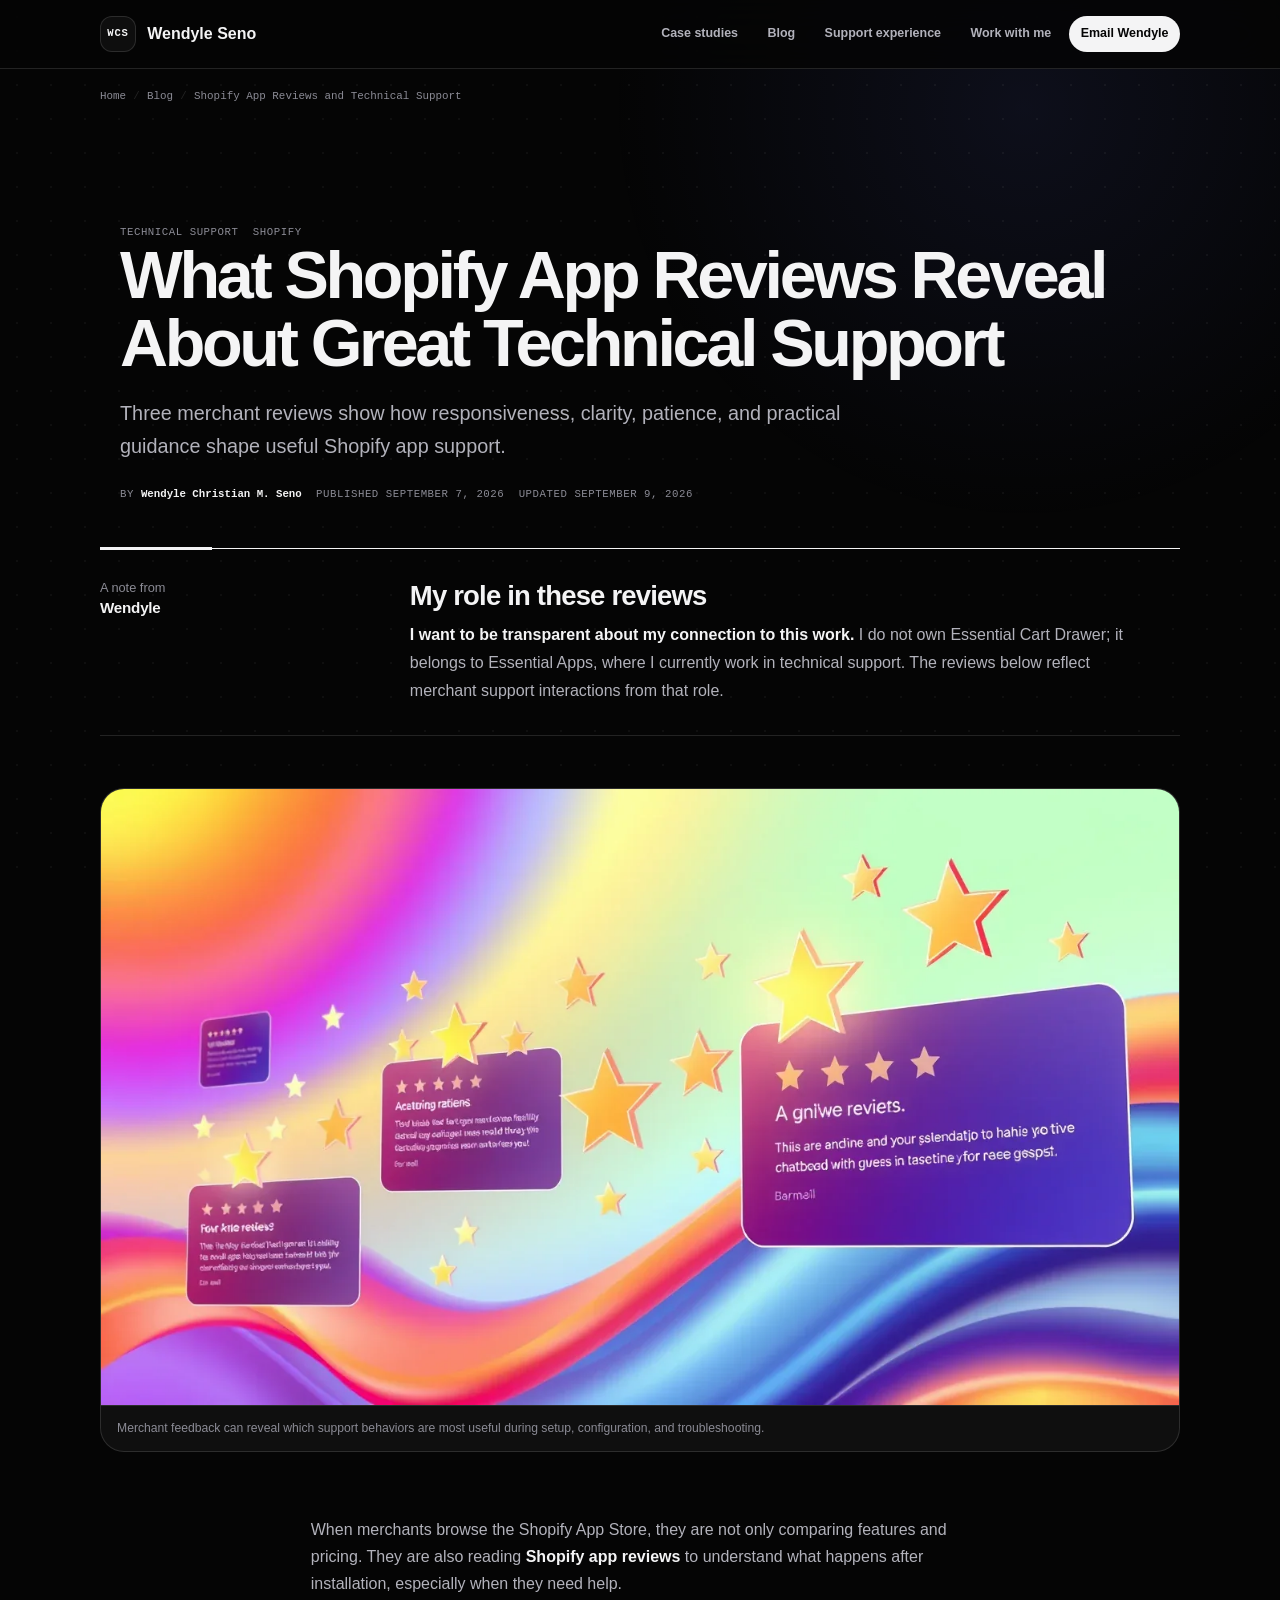
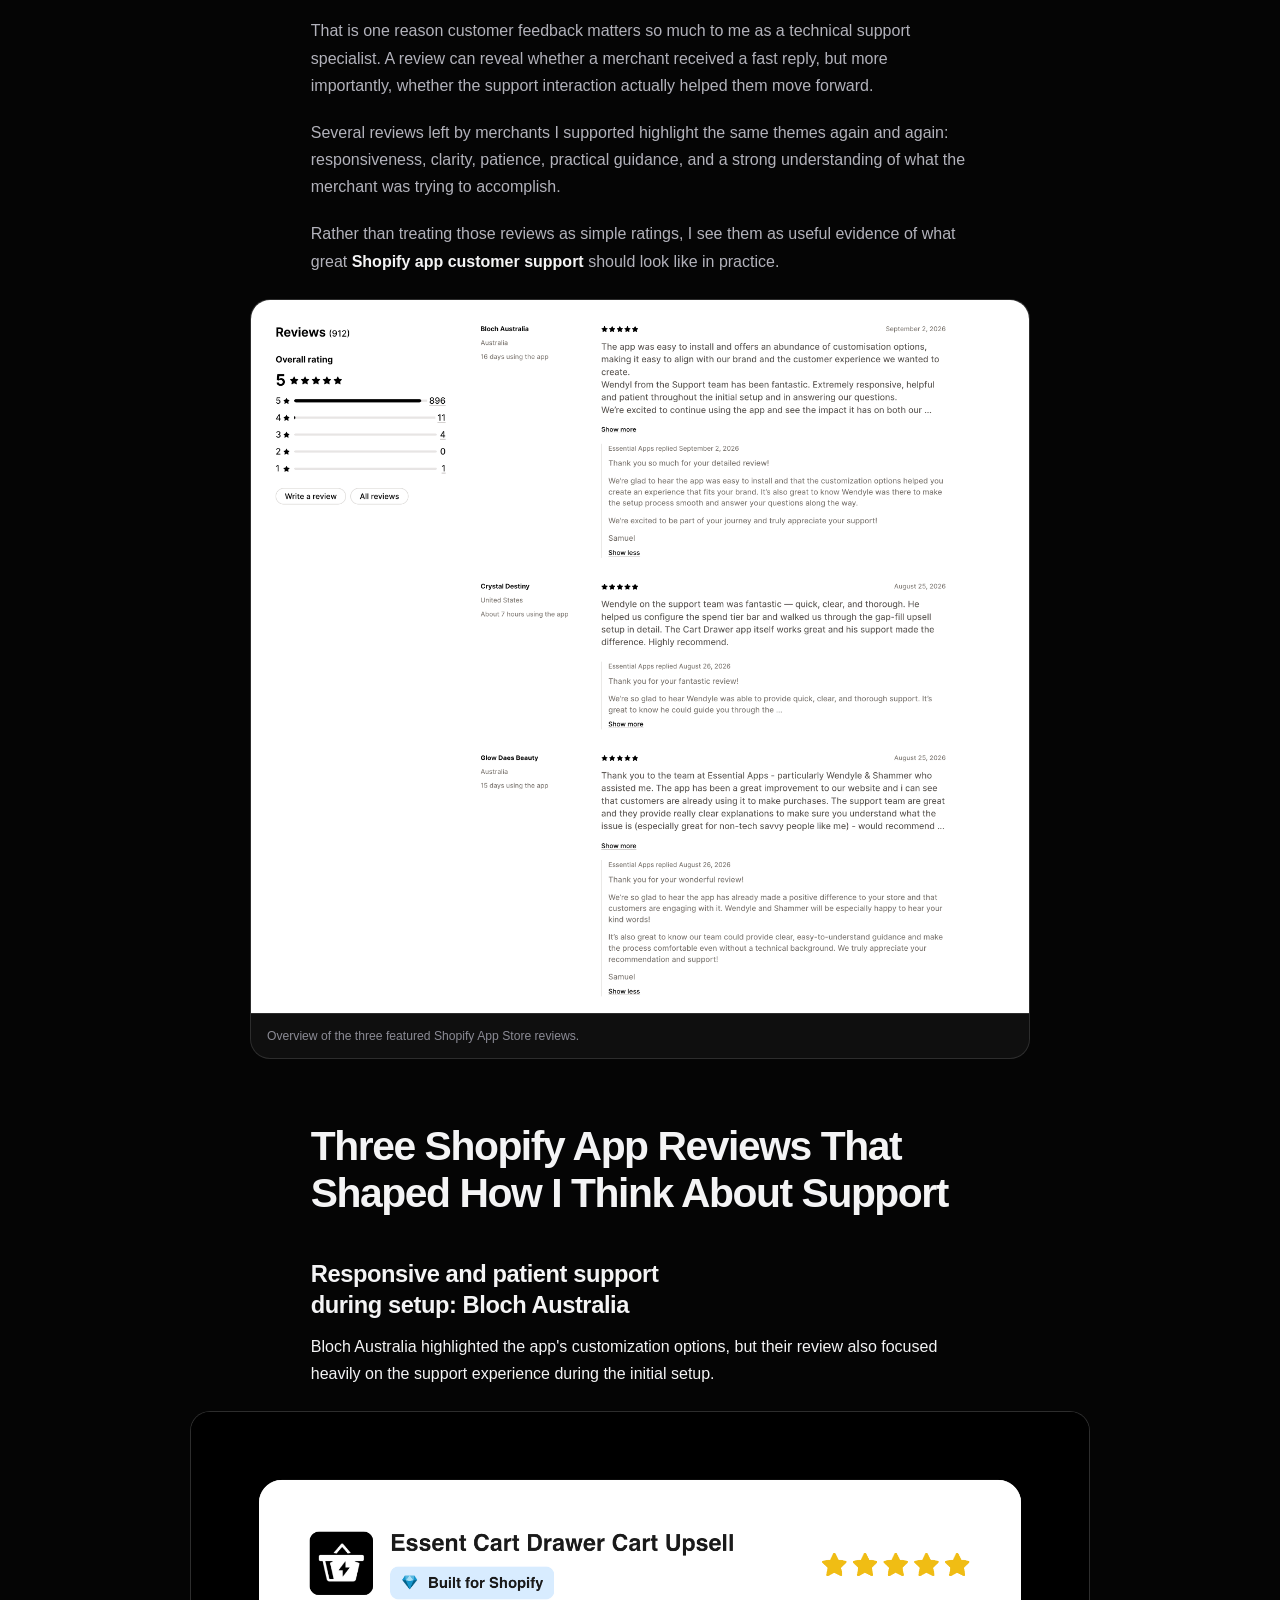
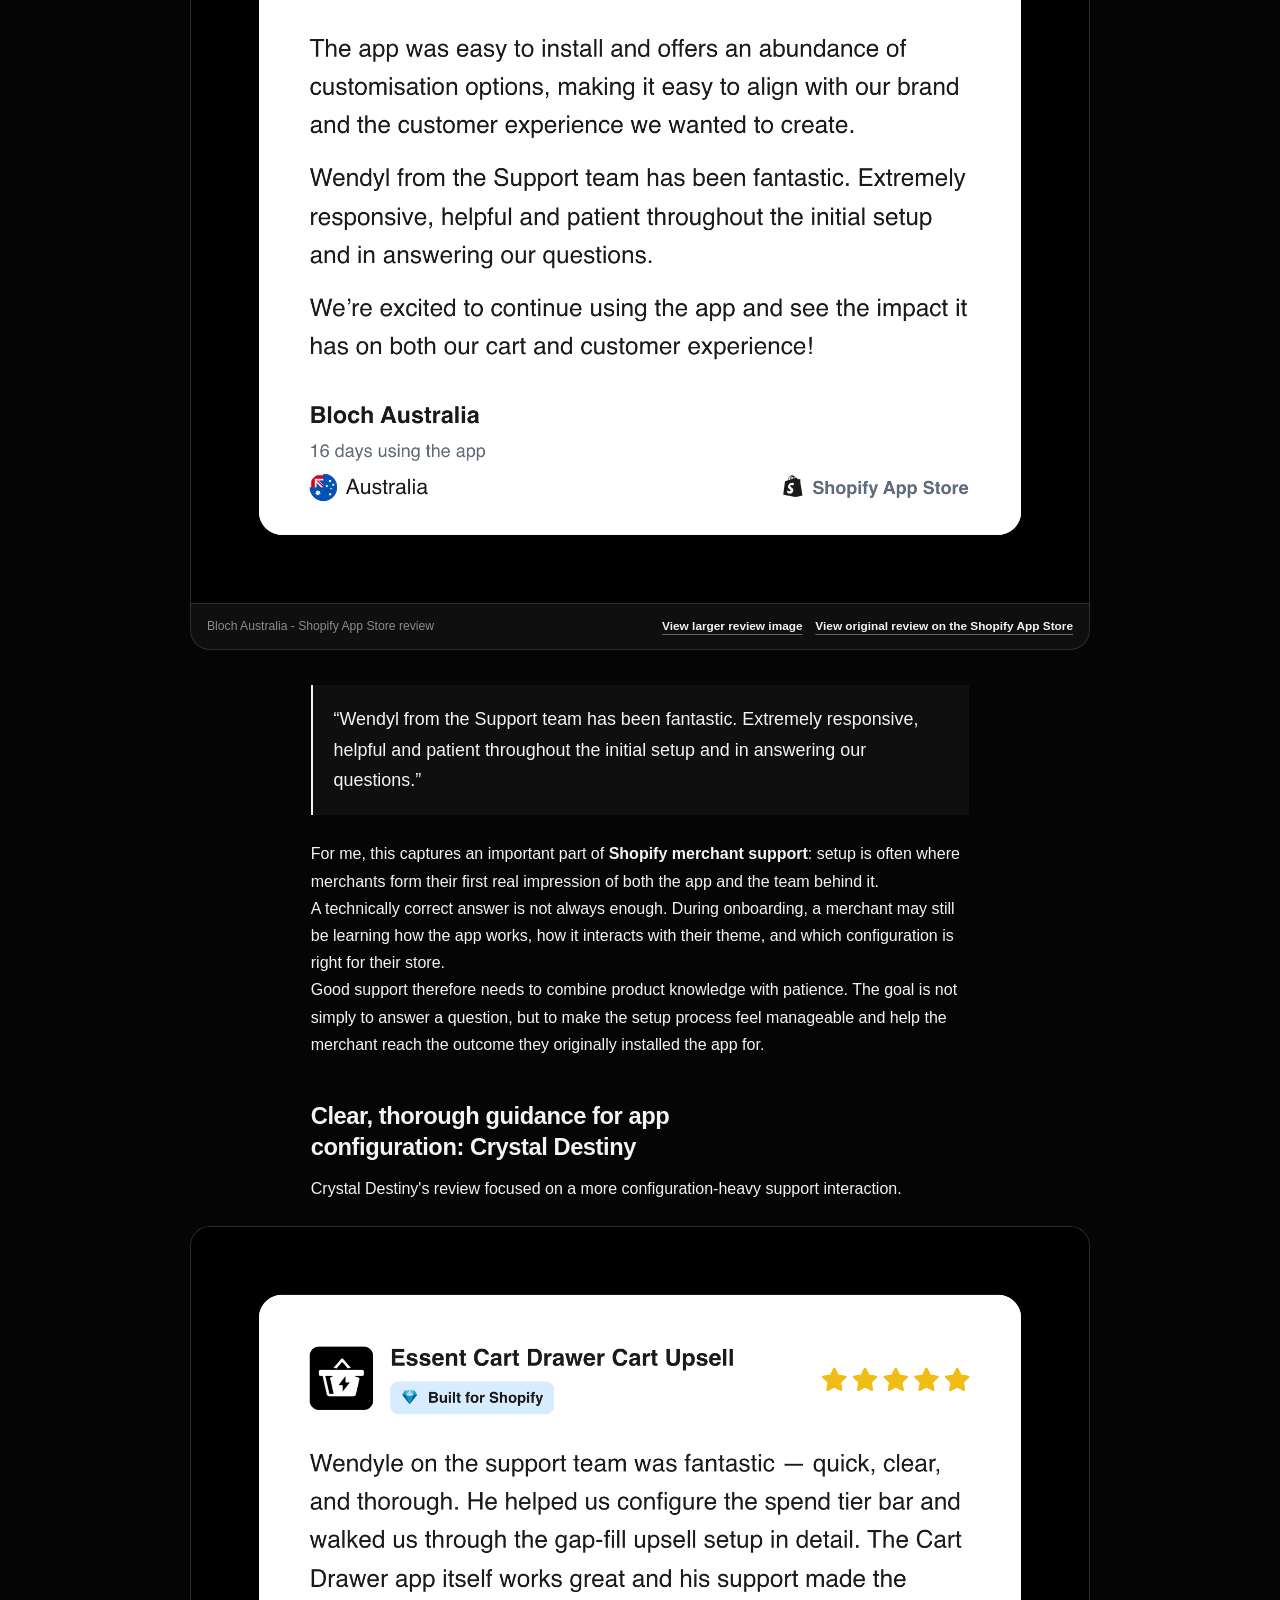
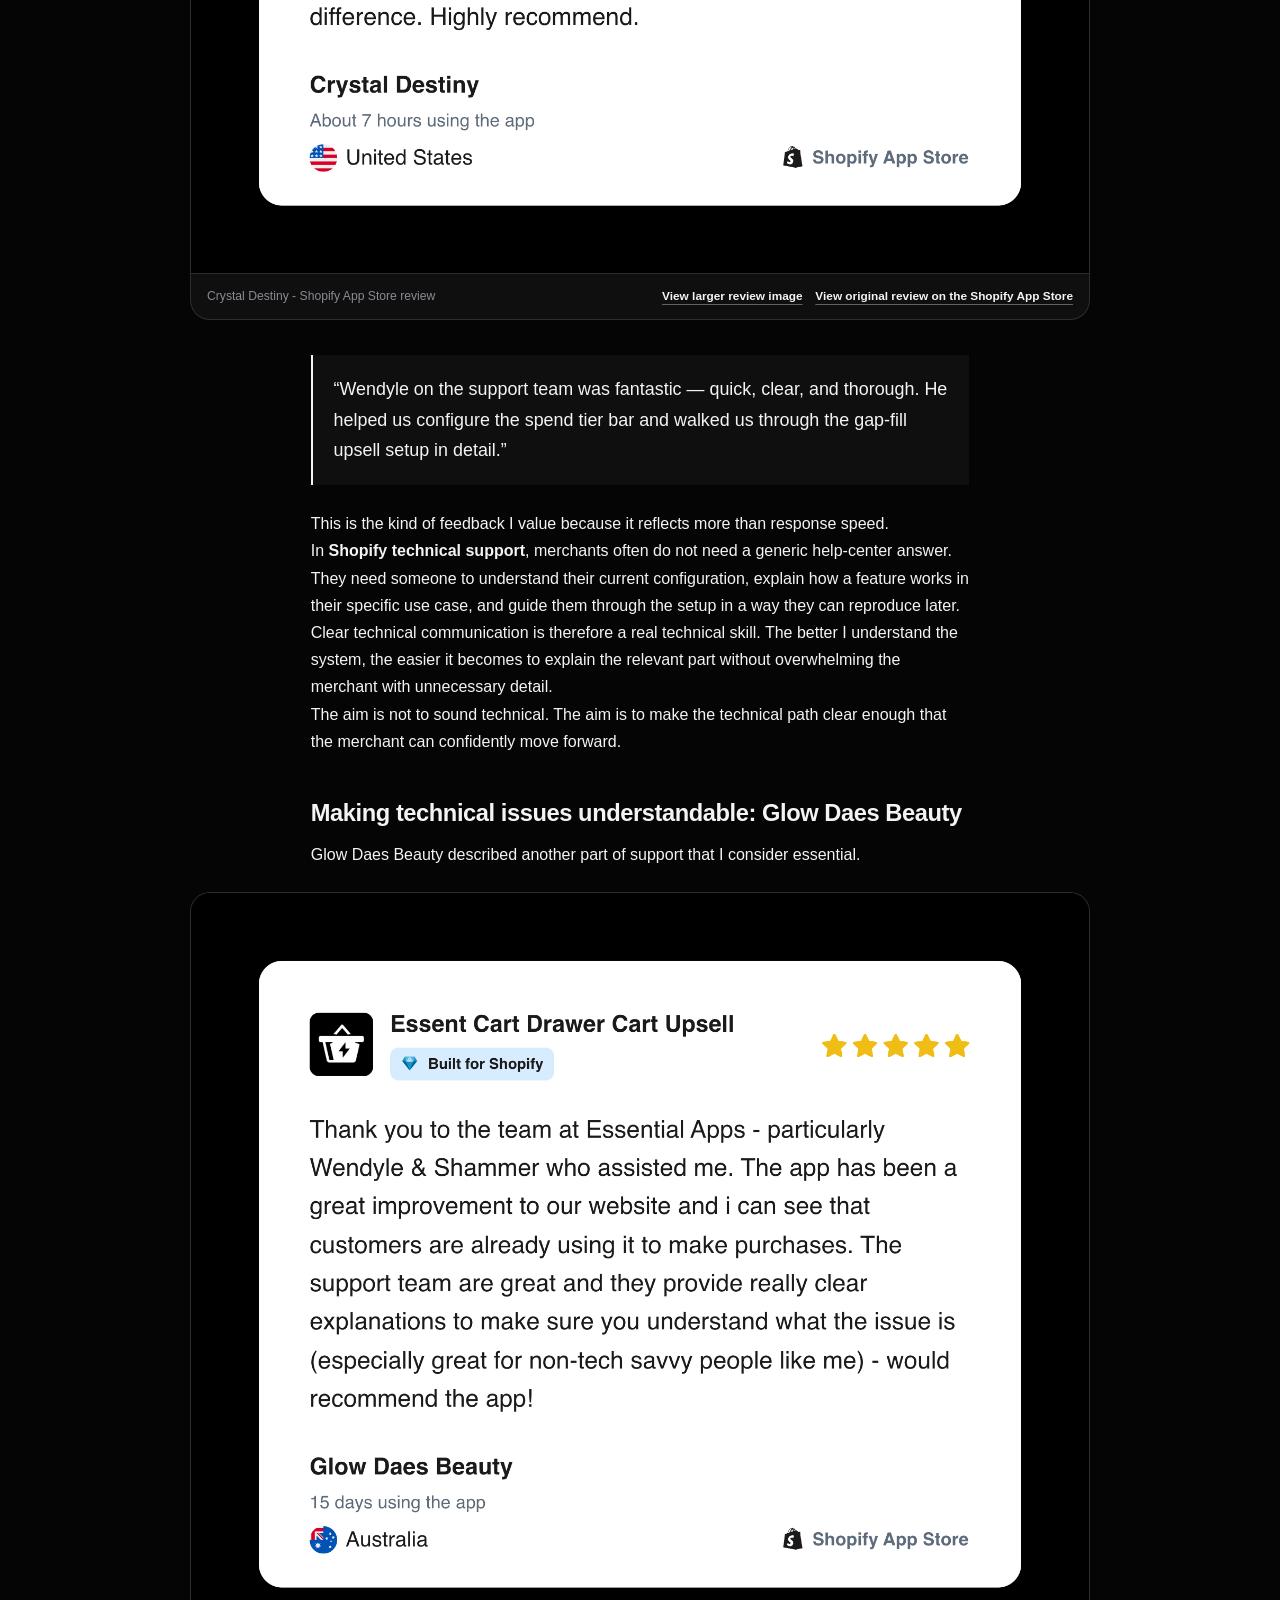
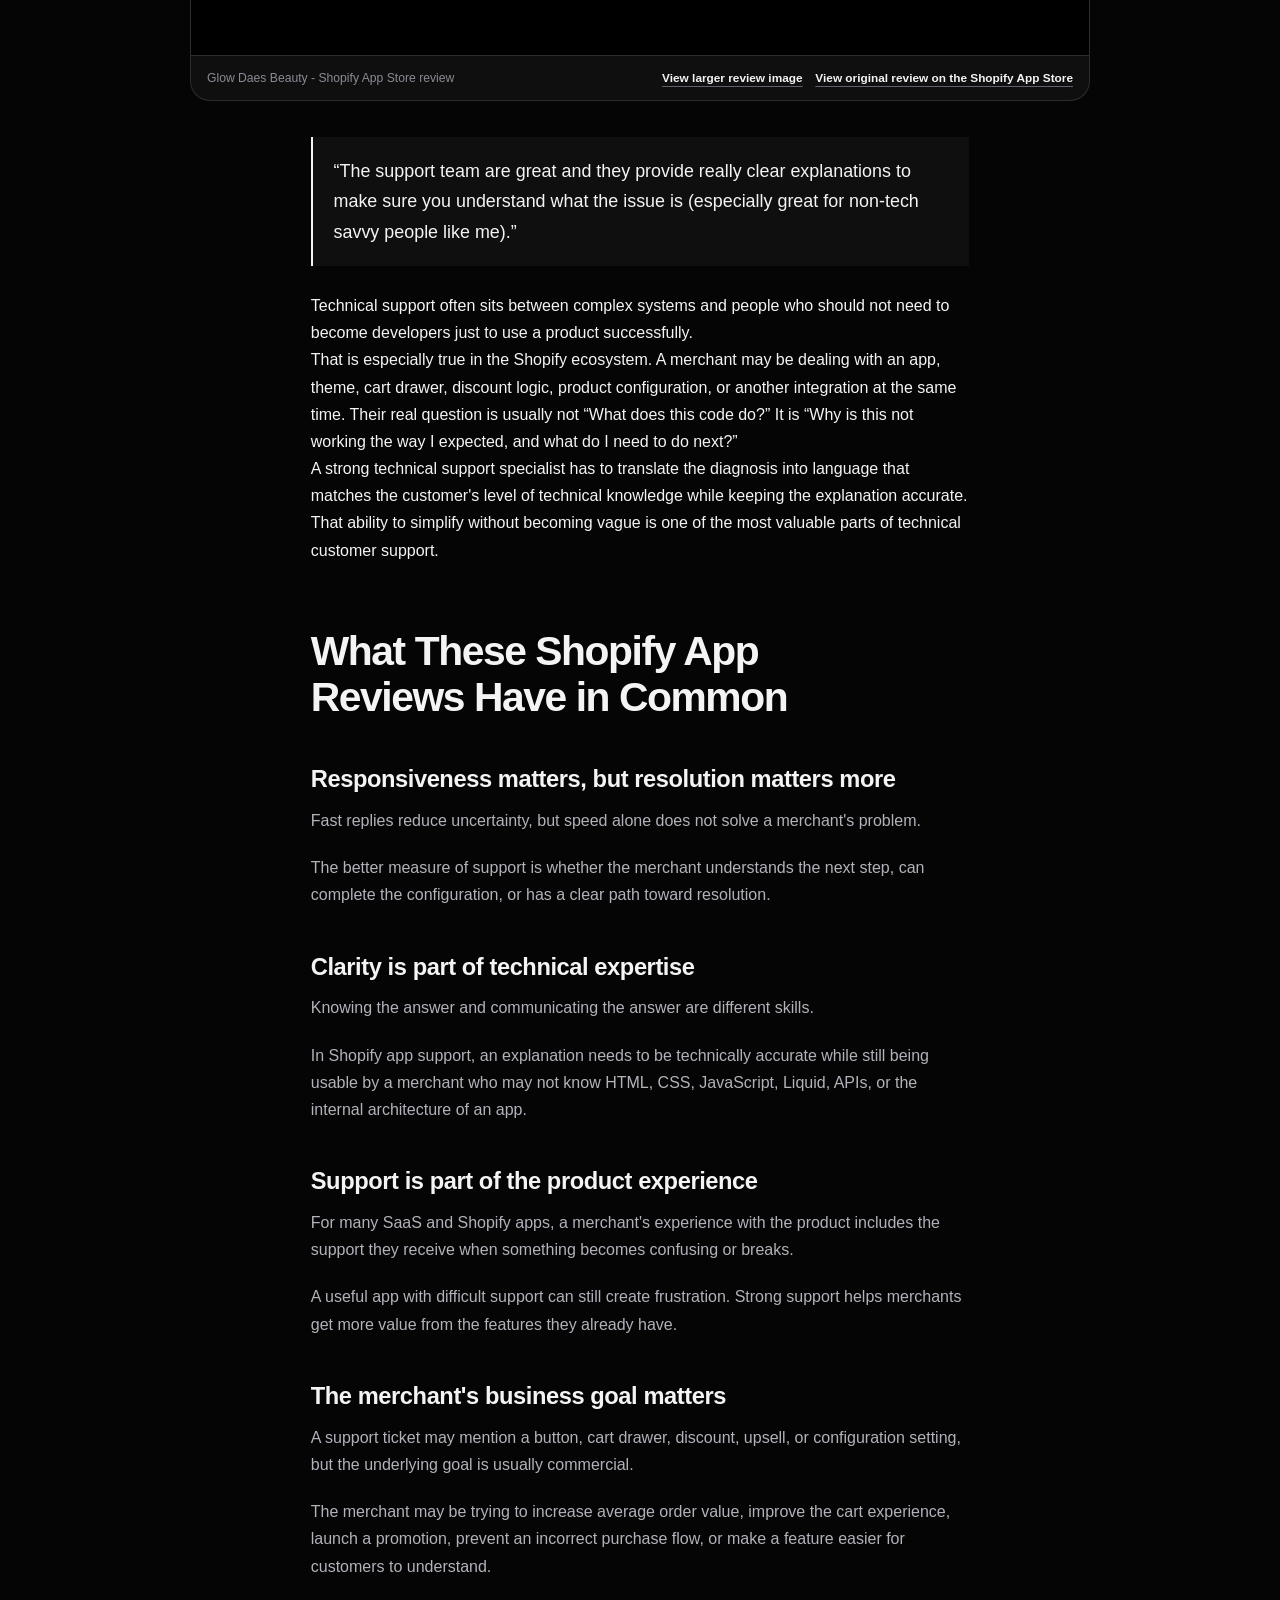
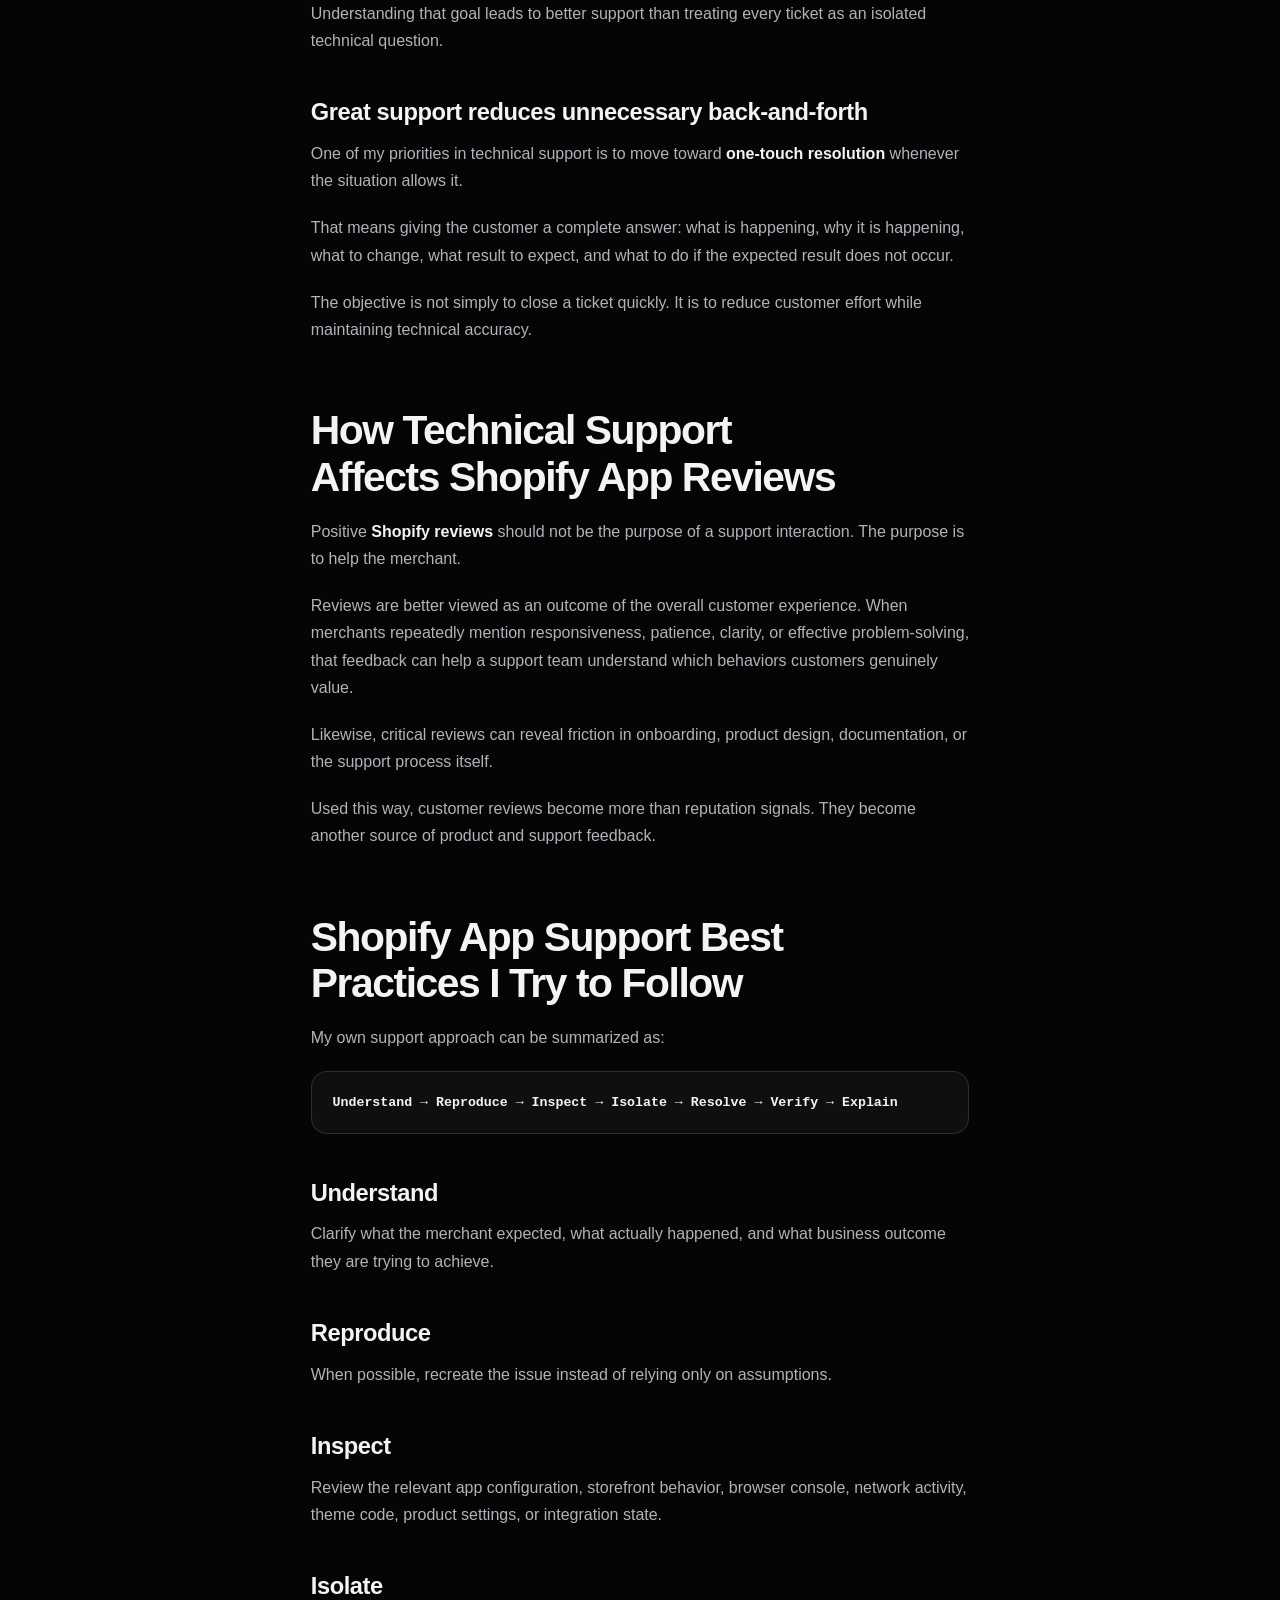
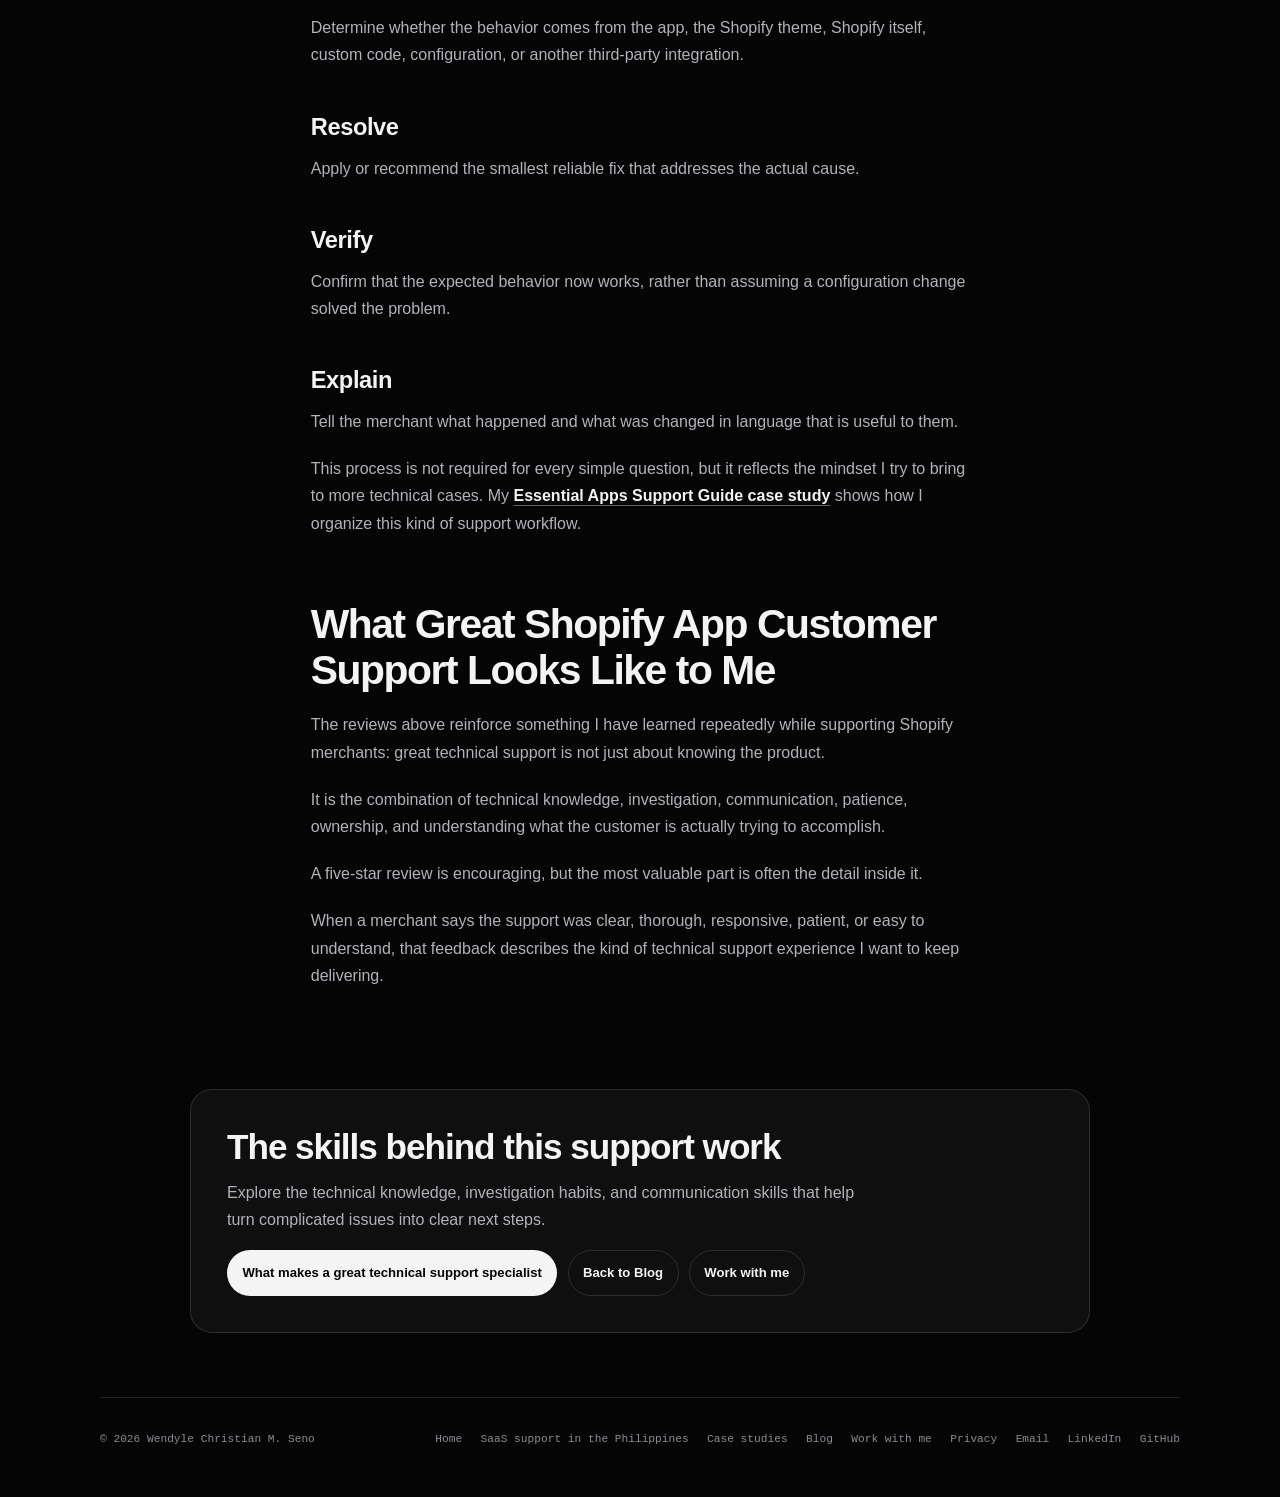
<file: blog/shopify-app-reviews-technical-support/index.html>
<!doctype html>
<html lang="en">
<head>
  <!-- Google tag (gtag.js) -->
  <script async src="https://www.googletagmanager.com/gtag/js?id=G-58984RH5TE"></script>
  <script>
    window.dataLayer = window.dataLayer || [];
    function gtag(){dataLayer.push(arguments);}
    gtag('js', new Date());
    gtag('config', 'G-58984RH5TE');
  </script>
  <meta charset="utf-8">
  <meta name="viewport" content="width=device-width,initial-scale=1">
  <title>What Shopify App Reviews Reveal About Great Technical Support | Wendyle Christian Seno</title>
  <meta name="description" content="Three Shopify app reviews reveal what merchants value in technical support: responsiveness, clarity, patience, practical guidance, and real resolution.">
  <meta name="author" content="Wendyle Christian M. Seno">
  <meta name="robots" content="index,follow,max-image-preview:large,max-snippet:-1,max-video-preview:-1">
  <meta name="theme-color" content="#050505">
  <script>
    (() => {
      let theme = 'dark';
      try { theme = localStorage.getItem('wcs-theme') === 'light' ? 'light' : 'dark'; } catch {}
      document.documentElement.dataset.theme = theme;
      document.querySelector('meta[name="theme-color"]').content = theme === 'light' ? '#f7f7f7' : '#050505';
    })();
  </script>
  <link rel="canonical" href="https://www.wendylechristianseno.com/blog/shopify-app-reviews-technical-support/">
  <meta property="og:type" content="article">
  <meta property="og:site_name" content="Wendyle Seno">
  <meta property="og:title" content="What Shopify App Reviews Reveal About Great Technical Support">
  <meta property="og:description" content="Three merchant reviews highlight the responsiveness, clarity, patience, and practical guidance that shape useful Shopify app support.">
  <meta property="og:url" content="https://www.wendylechristianseno.com/blog/shopify-app-reviews-technical-support/">
  <meta property="og:image" content="https://www.wendylechristianseno.com/assets/img/blog/shopify-app-reviews-featured.webp">
  <meta property="og:image:width" content="1344">
  <meta property="og:image:height" content="768">
  <meta property="og:image:alt" content="Colorful illustration of review cards and stars representing Shopify merchant feedback">
  <meta property="article:published_time" content="2026-09-07">
  <meta property="article:modified_time" content="2026-09-09">
  <meta property="article:author" content="Wendyle Christian M. Seno">
  <meta name="twitter:card" content="summary_large_image">
  <meta name="twitter:title" content="What Shopify App Reviews Reveal About Great Technical Support">
  <meta name="twitter:description" content="Three merchant reviews highlight what useful Shopify app technical support looks like in practice.">
  <meta name="twitter:image" content="https://www.wendylechristianseno.com/assets/img/blog/shopify-app-reviews-featured.webp">
  <meta name="twitter:image:alt" content="Colorful illustration of review cards and stars representing Shopify merchant feedback">
  <link rel="icon" href="/favicon.ico" sizes="32x32">
  <link rel="icon" href="../../assets/img/favicon.svg" type="image/svg+xml">
  <link rel="apple-touch-icon" href="../../assets/img/apple-touch-icon.png" sizes="180x180">
  <link rel="stylesheet" href="../../css/case-study.css?v=20260909-2">
  <link rel="stylesheet" href="../../css/blog.css?v=20260907-3">
  <script defer src="../../js/analytics.js?v=20260821-1"></script>
  <script type="application/ld+json">
  {
    "@context": "https://schema.org",
    "@graph": [
      {
        "@type": "BlogPosting",
        "@id": "https://www.wendylechristianseno.com/blog/shopify-app-reviews-technical-support/#article",
        "url": "https://www.wendylechristianseno.com/blog/shopify-app-reviews-technical-support/",
        "headline": "What Shopify App Reviews Reveal About Great Technical Support",
        "description": "Three Shopify App Store reviews reveal what merchants value most in technical support: responsiveness, clarity, patience, practical guidance, and real problem resolution.",
        "mainEntityOfPage": { "@id": "https://www.wendylechristianseno.com/blog/shopify-app-reviews-technical-support/#page" },
        "isPartOf": { "@id": "https://www.wendylechristianseno.com/blog/#page" },
        "author": {
          "@type": "Person",
          "@id": "https://www.wendylechristianseno.com/#person",
          "name": "Wendyle Christian M. Seno",
          "url": "https://www.wendylechristianseno.com/"
        },
        "datePublished": "2026-09-07",
        "dateModified": "2026-09-09",
        "image": {
          "@type": "ImageObject",
          "url": "https://www.wendylechristianseno.com/assets/img/blog/shopify-app-reviews-featured.webp",
          "width": 1344,
          "height": 768
        },
        "inLanguage": "en"
      },
      {
        "@type": "WebPage",
        "@id": "https://www.wendylechristianseno.com/blog/shopify-app-reviews-technical-support/#page",
        "url": "https://www.wendylechristianseno.com/blog/shopify-app-reviews-technical-support/",
        "name": "What Shopify App Reviews Reveal About Great Technical Support | Wendyle Christian Seno",
        "isPartOf": { "@id": "https://www.wendylechristianseno.com/#website" },
        "about": { "@id": "https://www.wendylechristianseno.com/#person" },
        "breadcrumb": { "@id": "https://www.wendylechristianseno.com/blog/shopify-app-reviews-technical-support/#breadcrumb" },
        "inLanguage": "en"
      },
      {
        "@type": "BreadcrumbList",
        "@id": "https://www.wendylechristianseno.com/blog/shopify-app-reviews-technical-support/#breadcrumb",
        "itemListElement": [
          { "@type": "ListItem", "position": 1, "name": "Home", "item": "https://www.wendylechristianseno.com/" },
          { "@type": "ListItem", "position": 2, "name": "Blog", "item": "https://www.wendylechristianseno.com/blog/" },
          { "@type": "ListItem", "position": 3, "name": "Shopify App Reviews and Technical Support", "item": "https://www.wendylechristianseno.com/blog/shopify-app-reviews-technical-support/" }
        ]
      }
    ]
  }
  </script>
</head>
<body>
  <a class="skip-link" href="#article-content">Skip to article</a>
  <header class="case-nav">
    <nav class="case-shell case-nav-inner" aria-label="Primary navigation">
      <a class="case-brand" href="../../"><span class="case-brand-mark">WCS</span><span>Wendyle Seno</span></a>
      <div class="case-nav-links">
        <a href="../../case-studies/">Case studies</a>
        <a class="case-blog-link" href="../">Blog</a>
        <a href="../../saas-technical-support-philippines/">Support experience</a>
        <a href="../../work-with-me/" data-analytics-event="portfolio_hire_click" data-analytics-location="shopify_reviews_blog_header">Work with me</a>
        <a class="case-contact" href="mailto:senowendyle793@gmail.com?subject=Technical%20Support%20Opportunity" data-analytics-event="portfolio_email_click" data-analytics-location="shopify_reviews_blog_header">Email Wendyle</a>
      </div>
    </nav>
  </header>

  <main id="article-content">
    <nav class="case-shell breadcrumbs" aria-label="Breadcrumb">
      <ol><li><a href="../../">Home</a></li><li><a href="../">Blog</a></li><li aria-current="page">Shopify App Reviews and Technical Support</li></ol>
    </nav>

    <article>
      <header class="article-header">
        <div class="article-meta"><span>Technical Support</span><span>Shopify</span></div>
        <h1>What Shopify App Reviews Reveal About Great Technical Support</h1>
        <p class="article-dek">Three merchant reviews show how responsiveness, clarity, patience, and practical guidance shape useful Shopify app support.</p>
        <div class="article-meta">
          <span>By <strong>Wendyle Christian M. Seno</strong></span>
          <span>Published <time datetime="2026-09-07">September 7, 2026</time></span>
          <span>Updated <time datetime="2026-09-09">September 9, 2026</time></span>
        </div>
      </header>

      <aside class="case-shell case-disclosure" role="note" aria-labelledby="shopify-reviews-disclosure-heading">
        <p class="case-disclosure-label"><span>A note from</span><strong>Wendyle</strong></p>
        <div class="case-disclosure-copy">
          <h2 id="shopify-reviews-disclosure-heading">My role in these reviews</h2>
          <p><strong>I want to be transparent about my connection to this work.</strong> I do not own Essential Cart Drawer; it belongs to Essential Apps, where I currently work in technical support. The reviews below reflect merchant support interactions from that role.</p>
        </div>
      </aside>

      <figure class="article-hero-media">
        <img src="../../assets/img/blog/shopify-app-reviews-featured.webp" alt="Colorful illustration of review cards and five-point stars representing Shopify merchant feedback" width="1344" height="768" loading="eager" decoding="async" fetchpriority="high">
        <figcaption>Merchant feedback can reveal which support behaviors are most useful during setup, configuration, and troubleshooting.</figcaption>
      </figure>

      <div class="article-body">
        <p>When merchants browse the Shopify App Store, they are not only comparing features and pricing. They are also reading <strong>Shopify app reviews</strong> to understand what happens after installation, especially when they need help.</p>
        <p>That is one reason customer feedback matters so much to me as a technical support specialist. A review can reveal whether a merchant received a fast reply, but more importantly, whether the support interaction actually helped them move forward.</p>
        <p>Several reviews left by merchants I supported highlight the same themes again and again: responsiveness, clarity, patience, practical guidance, and a strong understanding of what the merchant was trying to accomplish.</p>
        <p>Rather than treating those reviews as simple ratings, I see them as useful evidence of what great <strong>Shopify app customer support</strong> should look like in practice.</p>

        <figure class="article-figure review-overview">
          <img src="../../assets/img/blog/shopify-reviews-overview.webp" alt="Shopify App Store reviews page showing a five-star overall rating and featured reviews from Bloch Australia, Crystal Destiny, and Glow Daes Beauty" width="2850" height="2612" loading="lazy" decoding="async">
          <figcaption><span>Overview of the three featured Shopify App Store reviews.</span></figcaption>
        </figure>

        <h2>Three Shopify App Reviews That Shaped How I Think About Support</h2>

        <section class="review-section" aria-labelledby="bloch-heading">
          <h3 id="bloch-heading">Responsive and patient support during setup: Bloch Australia</h3>
          <p>Bloch Australia highlighted the app's customization options, but their review also focused heavily on the support experience during the initial setup.</p>
          <figure class="article-figure">
            <a class="article-image-link" href="../../assets/img/blog/bloch-australia-review.webp" target="_blank" rel="noopener" aria-label="Open a full-size image of the Bloch Australia review"><img src="../../assets/img/blog/bloch-australia-review.webp" alt="Shopify App Store review from Bloch Australia praising Wendyle's responsive, helpful, and patient technical support during setup" width="1696" height="1494" loading="lazy" decoding="async"></a>
            <figcaption><span>Bloch Australia - Shopify App Store review</span><span class="article-figure-links"><a href="../../assets/img/blog/bloch-australia-review.webp" target="_blank" rel="noopener">View larger review image</a><a href="https://apps.shopify.com/reviews/2344865" target="_blank" rel="noopener noreferrer">View original review on the Shopify App Store</a></span></figcaption>
          </figure>
          <blockquote><p>“Wendyl from the Support team has been fantastic. Extremely responsive, helpful and patient throughout the initial setup and in answering our questions.”</p></blockquote>
          <p>For me, this captures an important part of <strong>Shopify merchant support</strong>: setup is often where merchants form their first real impression of both the app and the team behind it.</p>
          <p>A technically correct answer is not always enough. During onboarding, a merchant may still be learning how the app works, how it interacts with their theme, and which configuration is right for their store.</p>
          <p>Good support therefore needs to combine product knowledge with patience. The goal is not simply to answer a question, but to make the setup process feel manageable and help the merchant reach the outcome they originally installed the app for.</p>
        </section>

        <section class="review-section" aria-labelledby="crystal-heading">
          <h3 id="crystal-heading">Clear, thorough guidance for app configuration: Crystal Destiny</h3>
          <p>Crystal Destiny's review focused on a more configuration-heavy support interaction.</p>
          <figure class="article-figure">
            <a class="article-image-link" href="../../assets/img/blog/crystal-destiny-review.webp" target="_blank" rel="noopener" aria-label="Open a full-size image of the Crystal Destiny review"><img src="../../assets/img/blog/crystal-destiny-review.webp" alt="Shopify App Store review from Crystal Destiny praising Wendyle's quick, clear, and thorough support with spend tier and gap-fill upsell configuration" width="1696" height="1221" loading="lazy" decoding="async"></a>
            <figcaption><span>Crystal Destiny - Shopify App Store review</span><span class="article-figure-links"><a href="../../assets/img/blog/crystal-destiny-review.webp" target="_blank" rel="noopener">View larger review image</a><a href="https://apps.shopify.com/reviews/2336276" target="_blank" rel="noopener noreferrer">View original review on the Shopify App Store</a></span></figcaption>
          </figure>
          <blockquote><p>“Wendyle on the support team was fantastic — quick, clear, and thorough. He helped us configure the spend tier bar and walked us through the gap-fill upsell setup in detail.”</p></blockquote>
          <p>This is the kind of feedback I value because it reflects more than response speed.</p>
          <p>In <strong>Shopify technical support</strong>, merchants often do not need a generic help-center answer. They need someone to understand their current configuration, explain how a feature works in their specific use case, and guide them through the setup in a way they can reproduce later.</p>
          <p>Clear technical communication is therefore a real technical skill. The better I understand the system, the easier it becomes to explain the relevant part without overwhelming the merchant with unnecessary detail.</p>
          <p>The aim is not to sound technical. The aim is to make the technical path clear enough that the merchant can confidently move forward.</p>
        </section>

        <section class="review-section" aria-labelledby="glow-heading">
          <h3 id="glow-heading">Making technical issues understandable: Glow Daes Beauty</h3>
          <p>Glow Daes Beauty described another part of support that I consider essential.</p>
          <figure class="article-figure">
            <a class="article-image-link" href="../../assets/img/blog/glow-daes-beauty-review.webp" target="_blank" rel="noopener" aria-label="Open a full-size image of the Glow Daes Beauty review"><img src="../../assets/img/blog/glow-daes-beauty-review.webp" alt="Shopify App Store review from Glow Daes Beauty highlighting clear technical explanations from Wendyle and the support team" width="1696" height="1439" loading="lazy" decoding="async"></a>
            <figcaption><span>Glow Daes Beauty - Shopify App Store review</span><span class="article-figure-links"><a href="../../assets/img/blog/glow-daes-beauty-review.webp" target="_blank" rel="noopener">View larger review image</a><a href="https://apps.shopify.com/reviews/2336213" target="_blank" rel="noopener noreferrer">View original review on the Shopify App Store</a></span></figcaption>
          </figure>
          <blockquote><p>“The support team are great and they provide really clear explanations to make sure you understand what the issue is (especially great for non-tech savvy people like me).”</p></blockquote>
          <p>Technical support often sits between complex systems and people who should not need to become developers just to use a product successfully.</p>
          <p>That is especially true in the Shopify ecosystem. A merchant may be dealing with an app, theme, cart drawer, discount logic, product configuration, or another integration at the same time. Their real question is usually not “What does this code do?” It is “Why is this not working the way I expected, and what do I need to do next?”</p>
          <p>A strong technical support specialist has to translate the diagnosis into language that matches the customer's level of technical knowledge while keeping the explanation accurate.</p>
          <p>That ability to simplify without becoming vague is one of the most valuable parts of technical customer support.</p>
        </section>

        <h2>What These Shopify App Reviews Have in Common</h2>
        <h3>Responsiveness matters, but resolution matters more</h3>
        <p>Fast replies reduce uncertainty, but speed alone does not solve a merchant's problem.</p>
        <p>The better measure of support is whether the merchant understands the next step, can complete the configuration, or has a clear path toward resolution.</p>

        <h3>Clarity is part of technical expertise</h3>
        <p>Knowing the answer and communicating the answer are different skills.</p>
        <p>In Shopify app support, an explanation needs to be technically accurate while still being usable by a merchant who may not know HTML, CSS, JavaScript, Liquid, APIs, or the internal architecture of an app.</p>

        <h3>Support is part of the product experience</h3>
        <p>For many SaaS and Shopify apps, a merchant's experience with the product includes the support they receive when something becomes confusing or breaks.</p>
        <p>A useful app with difficult support can still create frustration. Strong support helps merchants get more value from the features they already have.</p>

        <h3>The merchant's business goal matters</h3>
        <p>A support ticket may mention a button, cart drawer, discount, upsell, or configuration setting, but the underlying goal is usually commercial.</p>
        <p>The merchant may be trying to increase average order value, improve the cart experience, launch a promotion, prevent an incorrect purchase flow, or make a feature easier for customers to understand.</p>
        <p>Understanding that goal leads to better support than treating every ticket as an isolated technical question.</p>

        <h3>Great support reduces unnecessary back-and-forth</h3>
        <p>One of my priorities in technical support is to move toward <strong>one-touch resolution</strong> whenever the situation allows it.</p>
        <p>That means giving the customer a complete answer: what is happening, why it is happening, what to change, what result to expect, and what to do if the expected result does not occur.</p>
        <p>The objective is not simply to close a ticket quickly. It is to reduce customer effort while maintaining technical accuracy.</p>

        <h2>How Technical Support Affects Shopify App Reviews</h2>
        <p>Positive <strong>Shopify reviews</strong> should not be the purpose of a support interaction. The purpose is to help the merchant.</p>
        <p>Reviews are better viewed as an outcome of the overall customer experience. When merchants repeatedly mention responsiveness, patience, clarity, or effective problem-solving, that feedback can help a support team understand which behaviors customers genuinely value.</p>
        <p>Likewise, critical reviews can reveal friction in onboarding, product design, documentation, or the support process itself.</p>
        <p>Used this way, customer reviews become more than reputation signals. They become another source of product and support feedback.</p>

        <h2>Shopify App Support Best Practices I Try to Follow</h2>
        <p>My own support approach can be summarized as:</p>
        <p class="support-method"><strong>Understand → Reproduce → Inspect → Isolate → Resolve → Verify → Explain</strong></p>

        <h3>Understand</h3>
        <p>Clarify what the merchant expected, what actually happened, and what business outcome they are trying to achieve.</p>
        <h3>Reproduce</h3>
        <p>When possible, recreate the issue instead of relying only on assumptions.</p>
        <h3>Inspect</h3>
        <p>Review the relevant app configuration, storefront behavior, browser console, network activity, theme code, product settings, or integration state.</p>
        <h3>Isolate</h3>
        <p>Determine whether the behavior comes from the app, the Shopify theme, Shopify itself, custom code, configuration, or another third-party integration.</p>
        <h3>Resolve</h3>
        <p>Apply or recommend the smallest reliable fix that addresses the actual cause.</p>
        <h3>Verify</h3>
        <p>Confirm that the expected behavior now works, rather than assuming a configuration change solved the problem.</p>
        <h3>Explain</h3>
        <p>Tell the merchant what happened and what was changed in language that is useful to them.</p>
        <p>This process is not required for every simple question, but it reflects the mindset I try to bring to more technical cases. My <a href="../../case-studies/essential-apps-support-guide/">Essential Apps Support Guide case study</a> shows how I organize this kind of support workflow.</p>

        <h2>What Great Shopify App Customer Support Looks Like to Me</h2>
        <p>The reviews above reinforce something I have learned repeatedly while supporting Shopify merchants: great technical support is not just about knowing the product.</p>
        <p>It is the combination of technical knowledge, investigation, communication, patience, ownership, and understanding what the customer is actually trying to accomplish.</p>
        <p>A five-star review is encouraging, but the most valuable part is often the detail inside it.</p>
        <p>When a merchant says the support was clear, thorough, responsive, patient, or easy to understand, that feedback describes the kind of technical support experience I want to keep delivering.</p>
      </div>
    </article>

    <aside class="related-article" aria-labelledby="related-heading">
      <h2 id="related-heading">The skills behind this support work</h2>
      <p>Explore the technical knowledge, investigation habits, and communication skills that help turn complicated issues into clear next steps.</p>
      <div class="article-end-links">
        <a class="case-button case-button-primary" href="../what-makes-a-great-technical-support-specialist/">What makes a great technical support specialist</a>
        <a class="case-button" href="../">Back to Blog</a>
        <a class="case-button" href="../../work-with-me/" data-analytics-event="portfolio_hire_click" data-analytics-location="shopify_reviews_blog_cta">Work with me</a>
      </div>
    </aside>
  </main>

  <footer class="case-shell case-footer">
    <span>© 2026 Wendyle Christian M. Seno</span>
    <nav aria-label="Footer links">
      <a href="../../">Home</a><a href="../../saas-technical-support-philippines/">SaaS support in the Philippines</a><a href="../../case-studies/">Case studies</a><a href="../">Blog</a><a href="../../work-with-me/">Work with me</a><a href="../../privacy/">Privacy</a>
      <a href="mailto:senowendyle793@gmail.com?subject=Technical%20Support%20Opportunity" data-analytics-event="portfolio_email_click" data-analytics-location="shopify_reviews_blog_footer">Email</a>
      <a href="https://www.linkedin.com/in/wendylechristianseno/" target="_blank" rel="noopener noreferrer" data-analytics-event="portfolio_linkedin_click" data-analytics-location="shopify_reviews_blog_footer">LinkedIn</a>
      <a href="https://github.com/Wendyle18" target="_blank" rel="noopener noreferrer" data-analytics-event="portfolio_github_click" data-analytics-location="shopify_reviews_blog_footer">GitHub</a>
    </nav>
  </footer>
</body>
</html>
</file>
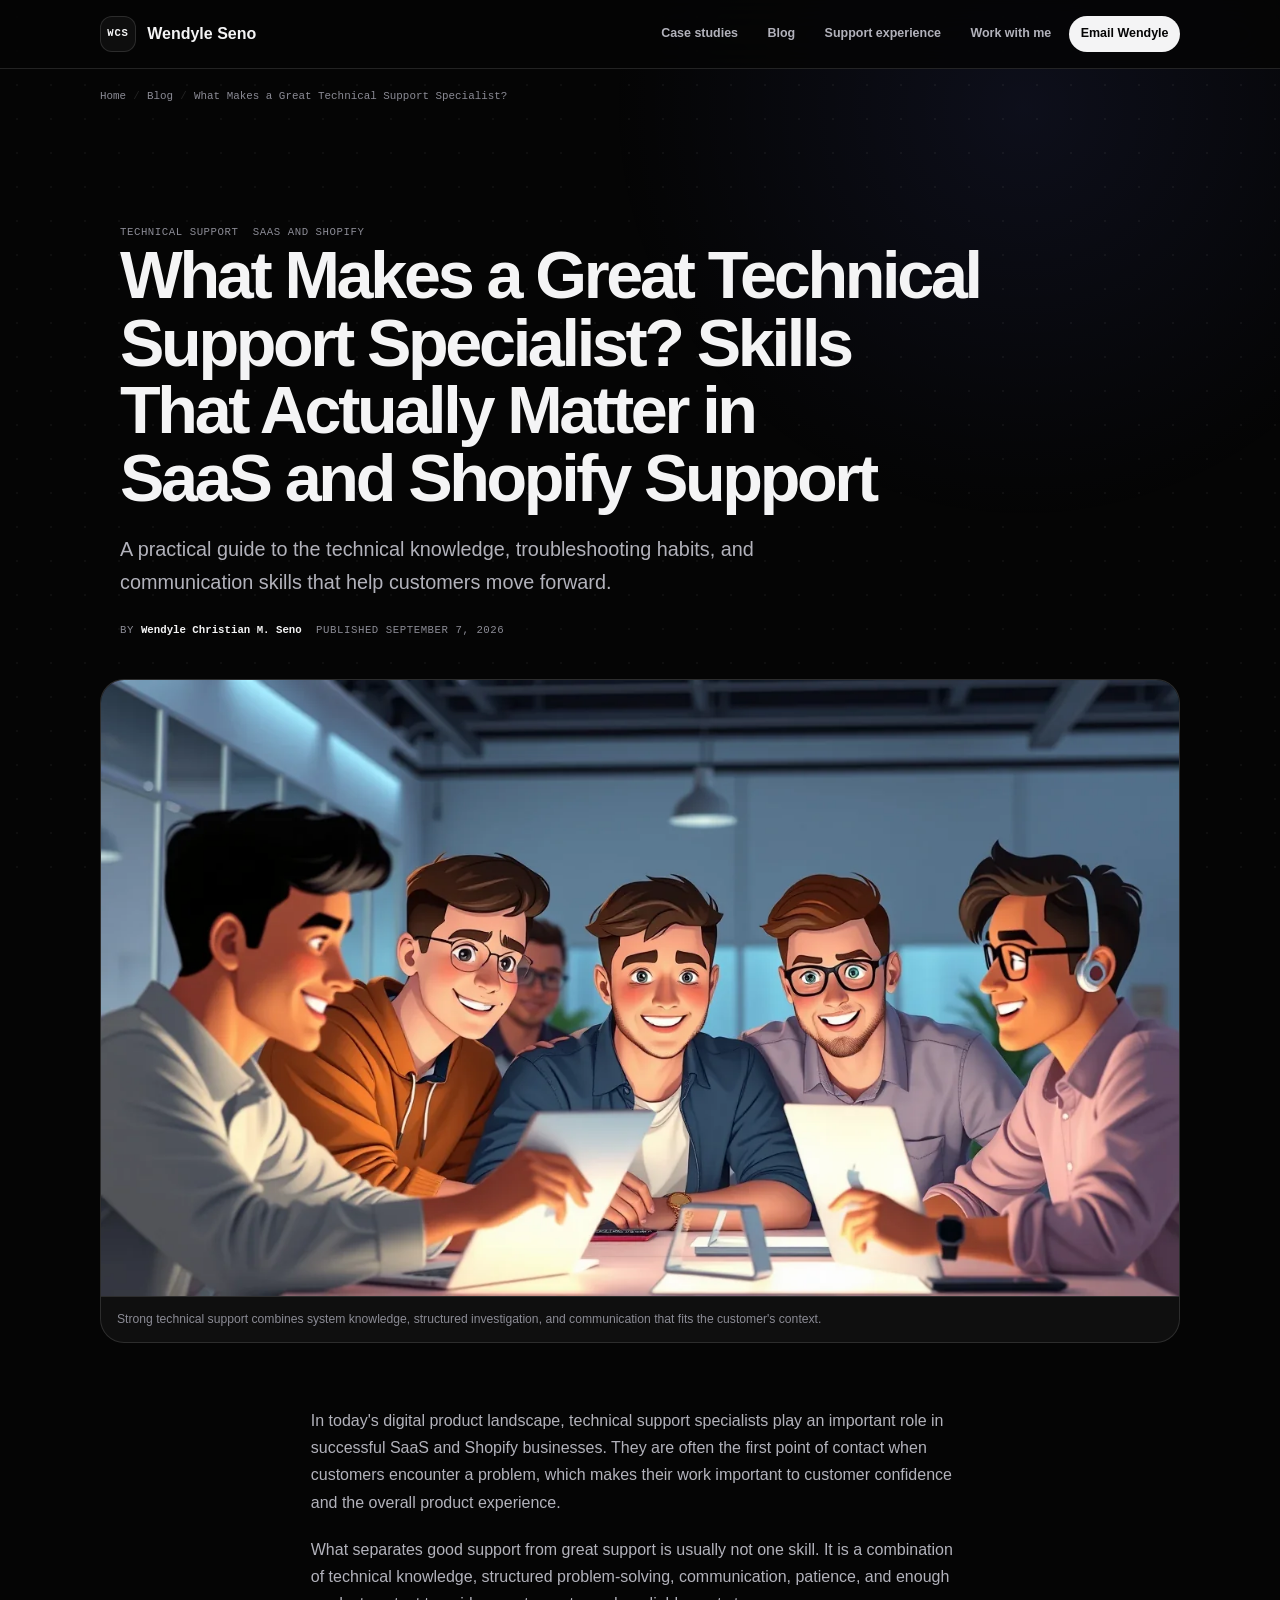
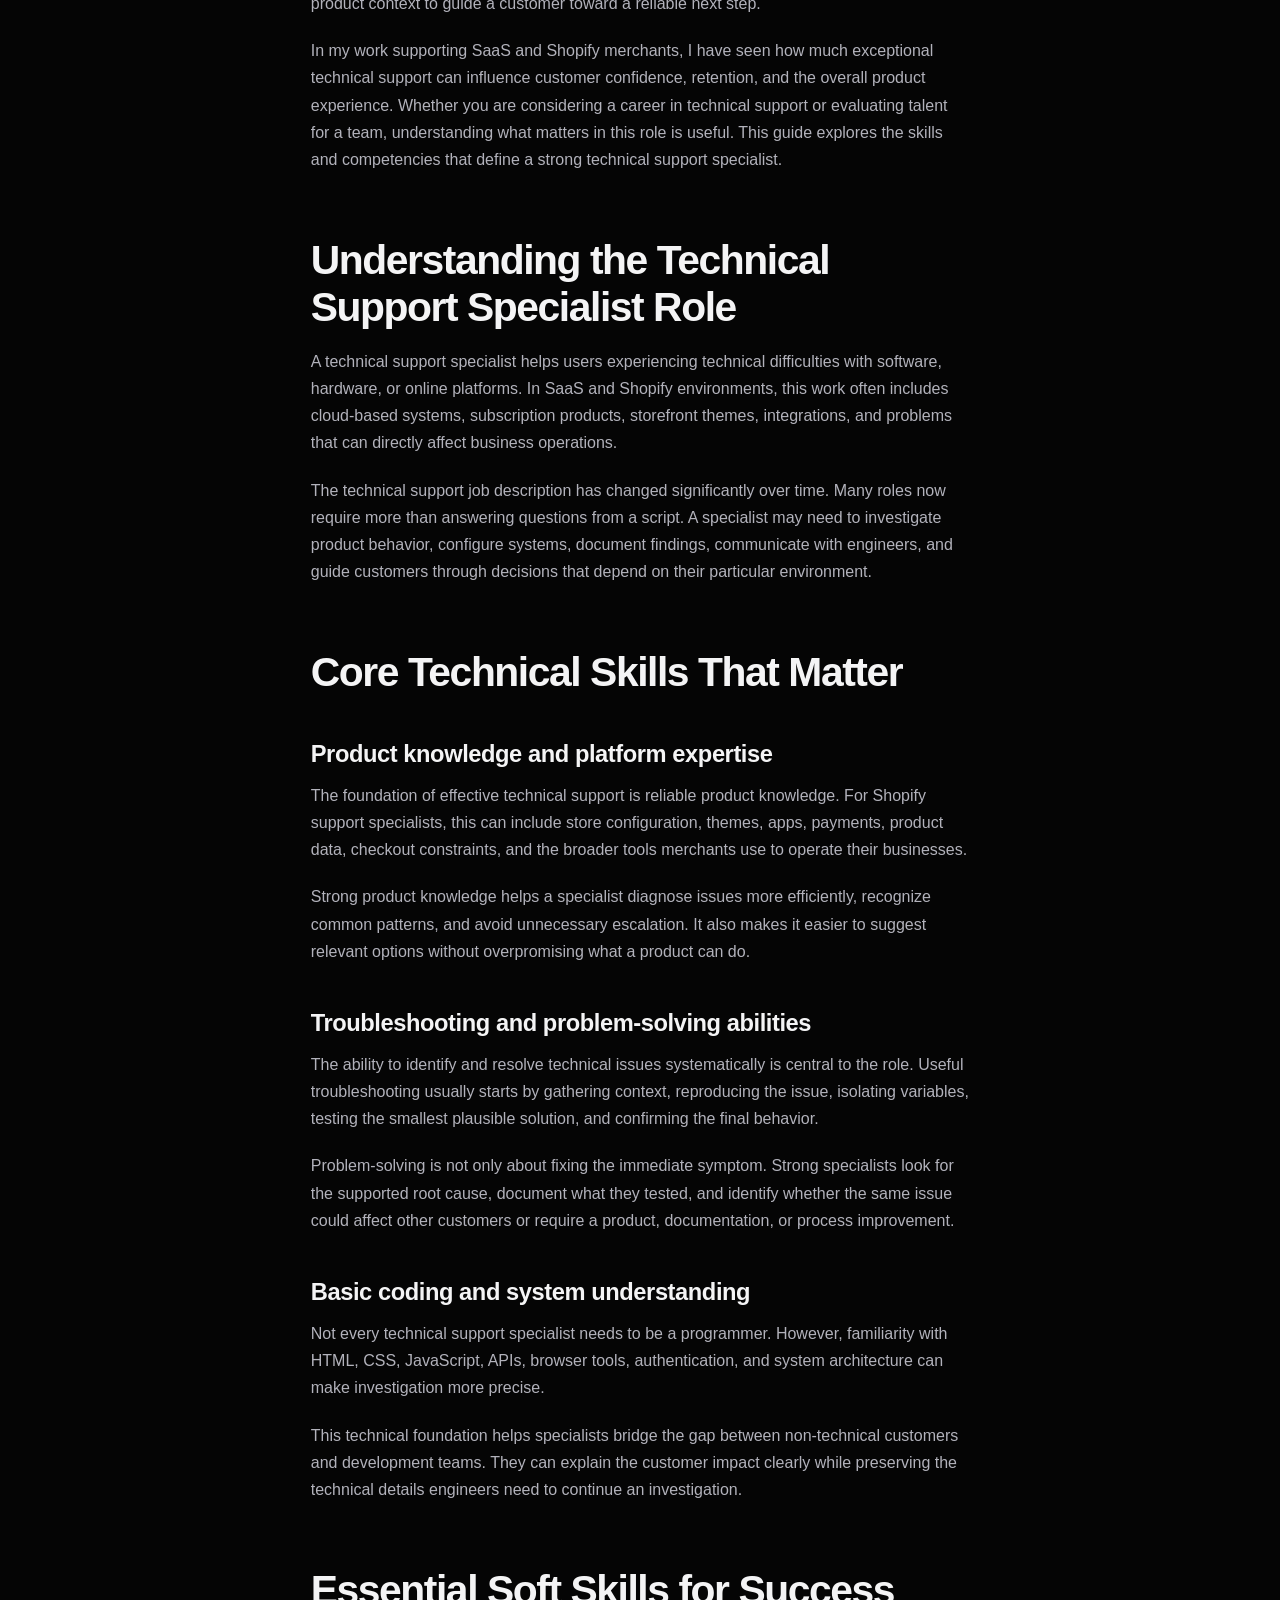
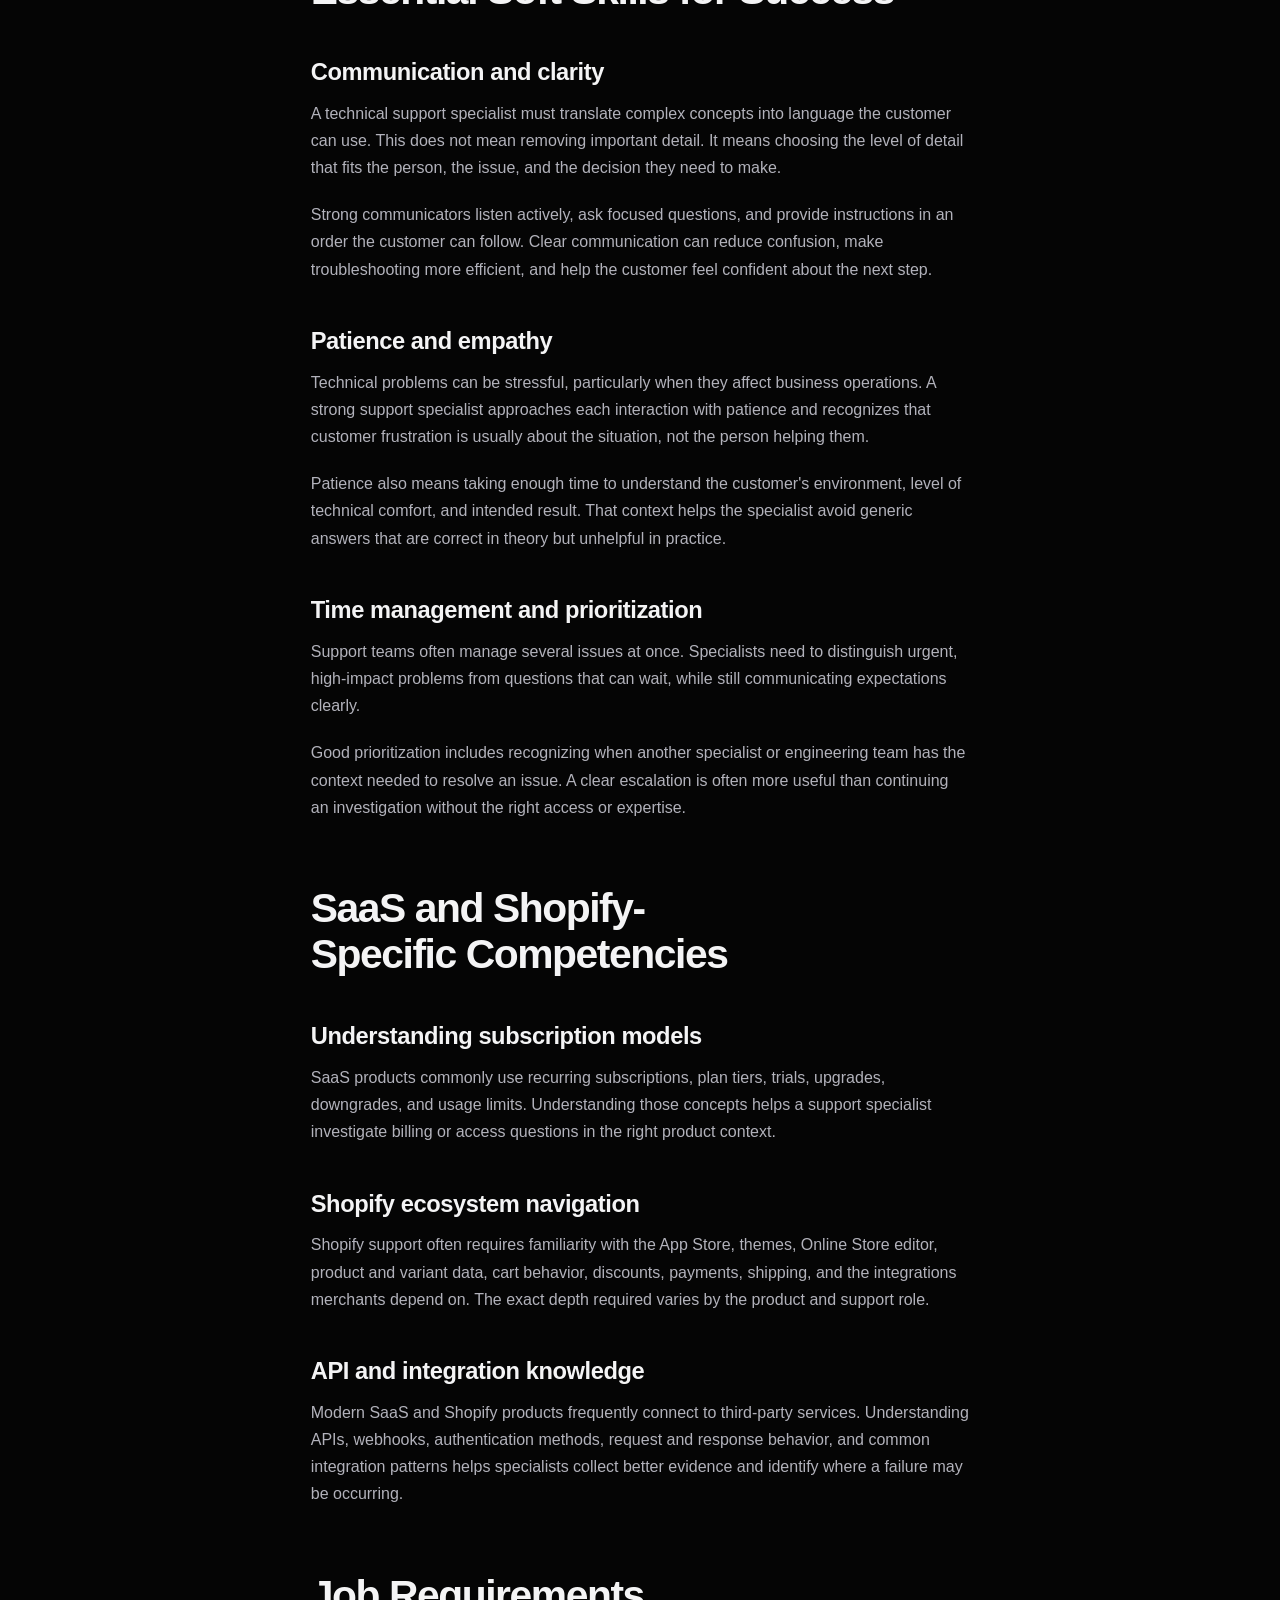
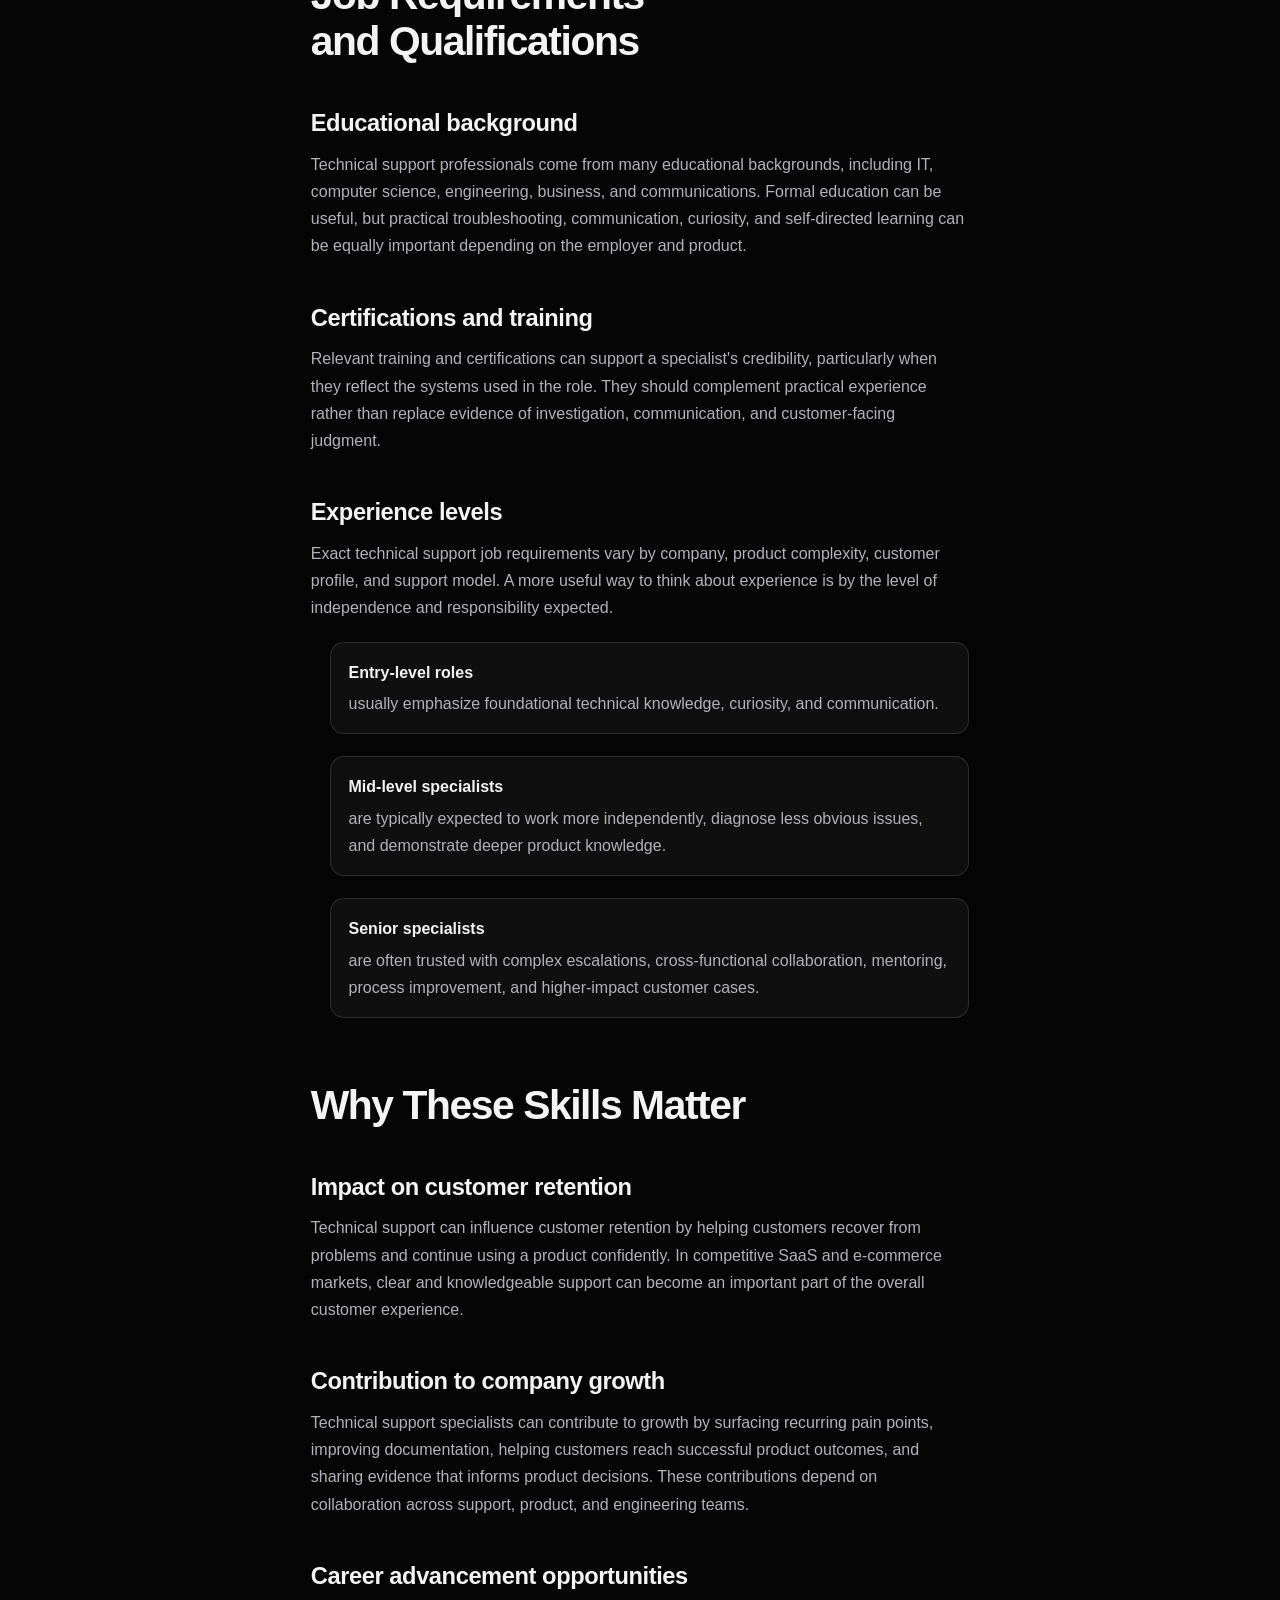
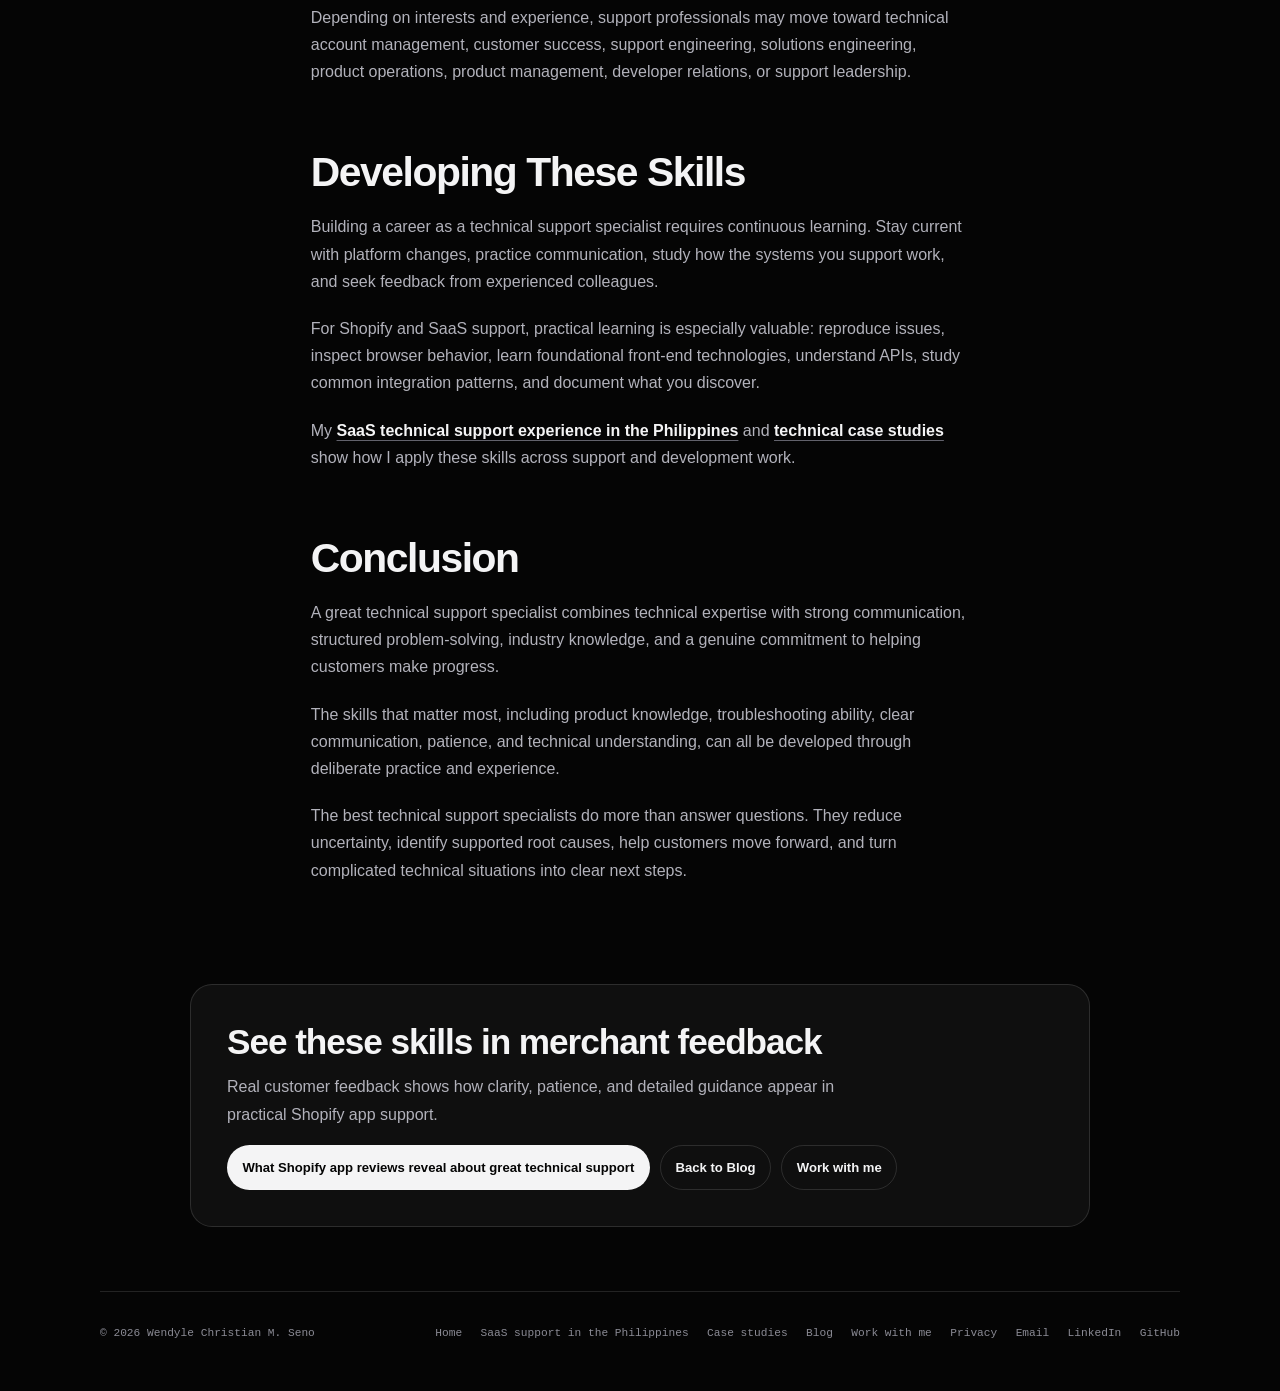
<file: blog/what-makes-a-great-technical-support-specialist/index.html>
<!doctype html>
<html lang="en">
<head>
  <!-- Google tag (gtag.js) -->
  <script async src="https://www.googletagmanager.com/gtag/js?id=G-58984RH5TE"></script>
  <script>
    window.dataLayer = window.dataLayer || [];
    function gtag(){dataLayer.push(arguments);}
    gtag('js', new Date());
    gtag('config', 'G-58984RH5TE');
  </script>
  <meta charset="utf-8">
  <meta name="viewport" content="width=device-width,initial-scale=1">
  <title>What Makes a Great Technical Support Specialist? | Wendyle Christian Seno</title>
  <meta name="description" content="A practical guide to the technical knowledge, troubleshooting ability, communication skills, and Shopify/SaaS expertise that define a great technical support specialist.">
  <meta name="author" content="Wendyle Christian M. Seno">
  <meta name="robots" content="index,follow,max-image-preview:large,max-snippet:-1,max-video-preview:-1">
  <meta name="theme-color" content="#050505">
  <script>
    (() => {
      let theme = 'dark';
      try { theme = localStorage.getItem('wcs-theme') === 'light' ? 'light' : 'dark'; } catch {}
      document.documentElement.dataset.theme = theme;
      document.querySelector('meta[name="theme-color"]').content = theme === 'light' ? '#f7f7f7' : '#050505';
    })();
  </script>
  <link rel="canonical" href="https://www.wendylechristianseno.com/blog/what-makes-a-great-technical-support-specialist/">
  <meta property="og:type" content="article">
  <meta property="og:site_name" content="Wendyle Seno">
  <meta property="og:title" content="What Makes a Great Technical Support Specialist?">
  <meta property="og:description" content="The technical knowledge, troubleshooting process, communication skills, and platform context that matter in SaaS and Shopify support.">
  <meta property="og:url" content="https://www.wendylechristianseno.com/blog/what-makes-a-great-technical-support-specialist/">
  <meta property="og:image" content="https://www.wendylechristianseno.com/assets/img/blog/technical-support-team-featured.webp">
  <meta property="og:image:width" content="1344">
  <meta property="og:image:height" content="768">
  <meta property="og:image:alt" content="Illustration of a technical support team collaborating around laptops and tablets">
  <meta property="article:published_time" content="2026-09-07">
  <meta property="article:modified_time" content="2026-09-07">
  <meta property="article:author" content="Wendyle Christian M. Seno">
  <meta name="twitter:card" content="summary_large_image">
  <meta name="twitter:title" content="What Makes a Great Technical Support Specialist?">
  <meta name="twitter:description" content="A practical guide to technical knowledge, troubleshooting, communication, and platform expertise in SaaS and Shopify support.">
  <meta name="twitter:image" content="https://www.wendylechristianseno.com/assets/img/blog/technical-support-team-featured.webp">
  <meta name="twitter:image:alt" content="Illustration of a technical support team collaborating around laptops and tablets">
  <link rel="icon" href="/favicon.ico" sizes="32x32">
  <link rel="icon" href="../../assets/img/favicon.svg" type="image/svg+xml">
  <link rel="apple-touch-icon" href="../../assets/img/apple-touch-icon.png" sizes="180x180">
  <link rel="stylesheet" href="../../css/case-study.css?v=20260907-2">
  <link rel="stylesheet" href="../../css/blog.css?v=20260907-3">
  <script defer src="../../js/analytics.js?v=20260821-1"></script>
  <script type="application/ld+json">
  {
    "@context": "https://schema.org",
    "@graph": [
      {
        "@type": "BlogPosting",
        "@id": "https://www.wendylechristianseno.com/blog/what-makes-a-great-technical-support-specialist/#article",
        "url": "https://www.wendylechristianseno.com/blog/what-makes-a-great-technical-support-specialist/",
        "headline": "What Makes a Great Technical Support Specialist? Skills That Actually Matter in SaaS and Shopify Support",
        "description": "A practical guide to the technical knowledge, troubleshooting ability, communication skills, and Shopify/SaaS expertise that define a great technical support specialist.",
        "mainEntityOfPage": { "@id": "https://www.wendylechristianseno.com/blog/what-makes-a-great-technical-support-specialist/#page" },
        "isPartOf": { "@id": "https://www.wendylechristianseno.com/blog/#page" },
        "author": {
          "@type": "Person",
          "@id": "https://www.wendylechristianseno.com/#person",
          "name": "Wendyle Christian M. Seno",
          "url": "https://www.wendylechristianseno.com/"
        },
        "datePublished": "2026-09-07",
        "dateModified": "2026-09-07",
        "image": {
          "@type": "ImageObject",
          "url": "https://www.wendylechristianseno.com/assets/img/blog/technical-support-team-featured.webp",
          "width": 1344,
          "height": 768
        },
        "inLanguage": "en"
      },
      {
        "@type": "WebPage",
        "@id": "https://www.wendylechristianseno.com/blog/what-makes-a-great-technical-support-specialist/#page",
        "url": "https://www.wendylechristianseno.com/blog/what-makes-a-great-technical-support-specialist/",
        "name": "What Makes a Great Technical Support Specialist? | Wendyle Christian Seno",
        "isPartOf": { "@id": "https://www.wendylechristianseno.com/#website" },
        "about": { "@id": "https://www.wendylechristianseno.com/#person" },
        "breadcrumb": { "@id": "https://www.wendylechristianseno.com/blog/what-makes-a-great-technical-support-specialist/#breadcrumb" },
        "inLanguage": "en"
      },
      {
        "@type": "BreadcrumbList",
        "@id": "https://www.wendylechristianseno.com/blog/what-makes-a-great-technical-support-specialist/#breadcrumb",
        "itemListElement": [
          { "@type": "ListItem", "position": 1, "name": "Home", "item": "https://www.wendylechristianseno.com/" },
          { "@type": "ListItem", "position": 2, "name": "Blog", "item": "https://www.wendylechristianseno.com/blog/" },
          { "@type": "ListItem", "position": 3, "name": "What Makes a Great Technical Support Specialist?", "item": "https://www.wendylechristianseno.com/blog/what-makes-a-great-technical-support-specialist/" }
        ]
      }
    ]
  }
  </script>
</head>
<body>
  <a class="skip-link" href="#article-content">Skip to article</a>
  <header class="case-nav">
    <nav class="case-shell case-nav-inner" aria-label="Primary navigation">
      <a class="case-brand" href="../../"><span class="case-brand-mark">WCS</span><span>Wendyle Seno</span></a>
      <div class="case-nav-links">
        <a href="../../case-studies/">Case studies</a>
        <a class="case-blog-link" href="../">Blog</a>
        <a href="../../saas-technical-support-philippines/">Support experience</a>
        <a href="../../work-with-me/" data-analytics-event="portfolio_hire_click" data-analytics-location="support_specialist_blog_header">Work with me</a>
        <a class="case-contact" href="mailto:senowendyle793@gmail.com?subject=Technical%20Support%20Opportunity" data-analytics-event="portfolio_email_click" data-analytics-location="support_specialist_blog_header">Email Wendyle</a>
      </div>
    </nav>
  </header>

  <main id="article-content">
    <nav class="case-shell breadcrumbs" aria-label="Breadcrumb">
      <ol><li><a href="../../">Home</a></li><li><a href="../">Blog</a></li><li aria-current="page">What Makes a Great Technical Support Specialist?</li></ol>
    </nav>

    <article>
      <header class="article-header">
        <div class="article-meta"><span>Technical Support</span><span>SaaS and Shopify</span></div>
        <h1>What Makes a Great Technical Support Specialist? Skills That Actually Matter in SaaS and Shopify Support</h1>
        <p class="article-dek">A practical guide to the technical knowledge, troubleshooting habits, and communication skills that help customers move forward.</p>
        <div class="article-meta">
          <span>By <strong>Wendyle Christian M. Seno</strong></span>
          <span>Published <time datetime="2026-09-07">September 7, 2026</time></span>
        </div>
      </header>

      <figure class="article-hero-media">
        <img src="../../assets/img/blog/technical-support-team-featured.webp" alt="Illustration of a technical support team collaborating around laptops and tablets" width="1344" height="768" loading="eager" decoding="async" fetchpriority="high">
        <figcaption>Strong technical support combines system knowledge, structured investigation, and communication that fits the customer's context.</figcaption>
      </figure>

      <div class="article-body">
        <p>In today's digital product landscape, technical support specialists play an important role in successful SaaS and Shopify businesses. They are often the first point of contact when customers encounter a problem, which makes their work important to customer confidence and the overall product experience.</p>
        <p>What separates good support from great support is usually not one skill. It is a combination of technical knowledge, structured problem-solving, communication, patience, and enough product context to guide a customer toward a reliable next step.</p>
        <p>In my work supporting SaaS and Shopify merchants, I have seen how much exceptional technical support can influence customer confidence, retention, and the overall product experience. Whether you are considering a career in technical support or evaluating talent for a team, understanding what matters in this role is useful. This guide explores the skills and competencies that define a strong technical support specialist.</p>

        <h2>Understanding the Technical Support Specialist Role</h2>
        <p>A technical support specialist helps users experiencing technical difficulties with software, hardware, or online platforms. In SaaS and Shopify environments, this work often includes cloud-based systems, subscription products, storefront themes, integrations, and problems that can directly affect business operations.</p>
        <p>The technical support job description has changed significantly over time. Many roles now require more than answering questions from a script. A specialist may need to investigate product behavior, configure systems, document findings, communicate with engineers, and guide customers through decisions that depend on their particular environment.</p>

        <h2>Core Technical Skills That Matter</h2>
        <h3>Product knowledge and platform expertise</h3>
        <p>The foundation of effective technical support is reliable product knowledge. For Shopify support specialists, this can include store configuration, themes, apps, payments, product data, checkout constraints, and the broader tools merchants use to operate their businesses.</p>
        <p>Strong product knowledge helps a specialist diagnose issues more efficiently, recognize common patterns, and avoid unnecessary escalation. It also makes it easier to suggest relevant options without overpromising what a product can do.</p>

        <h3>Troubleshooting and problem-solving abilities</h3>
        <p>The ability to identify and resolve technical issues systematically is central to the role. Useful troubleshooting usually starts by gathering context, reproducing the issue, isolating variables, testing the smallest plausible solution, and confirming the final behavior.</p>
        <p>Problem-solving is not only about fixing the immediate symptom. Strong specialists look for the supported root cause, document what they tested, and identify whether the same issue could affect other customers or require a product, documentation, or process improvement.</p>

        <h3>Basic coding and system understanding</h3>
        <p>Not every technical support specialist needs to be a programmer. However, familiarity with HTML, CSS, JavaScript, APIs, browser tools, authentication, and system architecture can make investigation more precise.</p>
        <p>This technical foundation helps specialists bridge the gap between non-technical customers and development teams. They can explain the customer impact clearly while preserving the technical details engineers need to continue an investigation.</p>

        <h2>Essential Soft Skills for Success</h2>
        <h3>Communication and clarity</h3>
        <p>A technical support specialist must translate complex concepts into language the customer can use. This does not mean removing important detail. It means choosing the level of detail that fits the person, the issue, and the decision they need to make.</p>
        <p>Strong communicators listen actively, ask focused questions, and provide instructions in an order the customer can follow. Clear communication can reduce confusion, make troubleshooting more efficient, and help the customer feel confident about the next step.</p>

        <h3>Patience and empathy</h3>
        <p>Technical problems can be stressful, particularly when they affect business operations. A strong support specialist approaches each interaction with patience and recognizes that customer frustration is usually about the situation, not the person helping them.</p>
        <p>Patience also means taking enough time to understand the customer's environment, level of technical comfort, and intended result. That context helps the specialist avoid generic answers that are correct in theory but unhelpful in practice.</p>

        <h3>Time management and prioritization</h3>
        <p>Support teams often manage several issues at once. Specialists need to distinguish urgent, high-impact problems from questions that can wait, while still communicating expectations clearly.</p>
        <p>Good prioritization includes recognizing when another specialist or engineering team has the context needed to resolve an issue. A clear escalation is often more useful than continuing an investigation without the right access or expertise.</p>

        <h2>SaaS and Shopify-Specific Competencies</h2>
        <h3>Understanding subscription models</h3>
        <p>SaaS products commonly use recurring subscriptions, plan tiers, trials, upgrades, downgrades, and usage limits. Understanding those concepts helps a support specialist investigate billing or access questions in the right product context.</p>

        <h3>Shopify ecosystem navigation</h3>
        <p>Shopify support often requires familiarity with the App Store, themes, Online Store editor, product and variant data, cart behavior, discounts, payments, shipping, and the integrations merchants depend on. The exact depth required varies by the product and support role.</p>

        <h3>API and integration knowledge</h3>
        <p>Modern SaaS and Shopify products frequently connect to third-party services. Understanding APIs, webhooks, authentication methods, request and response behavior, and common integration patterns helps specialists collect better evidence and identify where a failure may be occurring.</p>

        <h2>Job Requirements and Qualifications</h2>
        <h3>Educational background</h3>
        <p>Technical support professionals come from many educational backgrounds, including IT, computer science, engineering, business, and communications. Formal education can be useful, but practical troubleshooting, communication, curiosity, and self-directed learning can be equally important depending on the employer and product.</p>

        <h3>Certifications and training</h3>
        <p>Relevant training and certifications can support a specialist's credibility, particularly when they reflect the systems used in the role. They should complement practical experience rather than replace evidence of investigation, communication, and customer-facing judgment.</p>

        <h3>Experience levels</h3>
        <p>Exact technical support job requirements vary by company, product complexity, customer profile, and support model. A more useful way to think about experience is by the level of independence and responsibility expected.</p>
        <ul class="experience-levels">
          <li><strong>Entry-level roles</strong> usually emphasize foundational technical knowledge, curiosity, and communication.</li>
          <li><strong>Mid-level specialists</strong> are typically expected to work more independently, diagnose less obvious issues, and demonstrate deeper product knowledge.</li>
          <li><strong>Senior specialists</strong> are often trusted with complex escalations, cross-functional collaboration, mentoring, process improvement, and higher-impact customer cases.</li>
        </ul>

        <h2>Why These Skills Matter</h2>
        <h3>Impact on customer retention</h3>
        <p>Technical support can influence customer retention by helping customers recover from problems and continue using a product confidently. In competitive SaaS and e-commerce markets, clear and knowledgeable support can become an important part of the overall customer experience.</p>

        <h3>Contribution to company growth</h3>
        <p>Technical support specialists can contribute to growth by surfacing recurring pain points, improving documentation, helping customers reach successful product outcomes, and sharing evidence that informs product decisions. These contributions depend on collaboration across support, product, and engineering teams.</p>

        <h3>Career advancement opportunities</h3>
        <p>Depending on interests and experience, support professionals may move toward technical account management, customer success, support engineering, solutions engineering, product operations, product management, developer relations, or support leadership.</p>

        <h2>Developing These Skills</h2>
        <p>Building a career as a technical support specialist requires continuous learning. Stay current with platform changes, practice communication, study how the systems you support work, and seek feedback from experienced colleagues.</p>
        <p>For Shopify and SaaS support, practical learning is especially valuable: reproduce issues, inspect browser behavior, learn foundational front-end technologies, understand APIs, study common integration patterns, and document what you discover.</p>
        <p>My <a href="../../saas-technical-support-philippines/">SaaS technical support experience in the Philippines</a> and <a href="../../case-studies/">technical case studies</a> show how I apply these skills across support and development work.</p>

        <h2>Conclusion</h2>
        <p>A great technical support specialist combines technical expertise with strong communication, structured problem-solving, industry knowledge, and a genuine commitment to helping customers make progress.</p>
        <p>The skills that matter most, including product knowledge, troubleshooting ability, clear communication, patience, and technical understanding, can all be developed through deliberate practice and experience.</p>
        <p>The best technical support specialists do more than answer questions. They reduce uncertainty, identify supported root causes, help customers move forward, and turn complicated technical situations into clear next steps.</p>
      </div>
    </article>

    <aside class="related-article" aria-labelledby="related-heading">
      <h2 id="related-heading">See these skills in merchant feedback</h2>
      <p>Real customer feedback shows how clarity, patience, and detailed guidance appear in practical Shopify app support.</p>
      <div class="article-end-links">
        <a class="case-button case-button-primary" href="../shopify-app-reviews-technical-support/">What Shopify app reviews reveal about great technical support</a>
        <a class="case-button" href="../">Back to Blog</a>
        <a class="case-button" href="../../work-with-me/" data-analytics-event="portfolio_hire_click" data-analytics-location="support_specialist_blog_cta">Work with me</a>
      </div>
    </aside>
  </main>

  <footer class="case-shell case-footer">
    <span>© 2026 Wendyle Christian M. Seno</span>
    <nav aria-label="Footer links">
      <a href="../../">Home</a><a href="../../saas-technical-support-philippines/">SaaS support in the Philippines</a><a href="../../case-studies/">Case studies</a><a href="../">Blog</a><a href="../../work-with-me/">Work with me</a><a href="../../privacy/">Privacy</a>
      <a href="mailto:senowendyle793@gmail.com?subject=Technical%20Support%20Opportunity" data-analytics-event="portfolio_email_click" data-analytics-location="support_specialist_blog_footer">Email</a>
      <a href="https://www.linkedin.com/in/wendylechristianseno/" target="_blank" rel="noopener noreferrer" data-analytics-event="portfolio_linkedin_click" data-analytics-location="support_specialist_blog_footer">LinkedIn</a>
      <a href="https://github.com/Wendyle18" target="_blank" rel="noopener noreferrer" data-analytics-event="portfolio_github_click" data-analytics-location="support_specialist_blog_footer">GitHub</a>
    </nav>
  </footer>
</body>
</html>
</file>
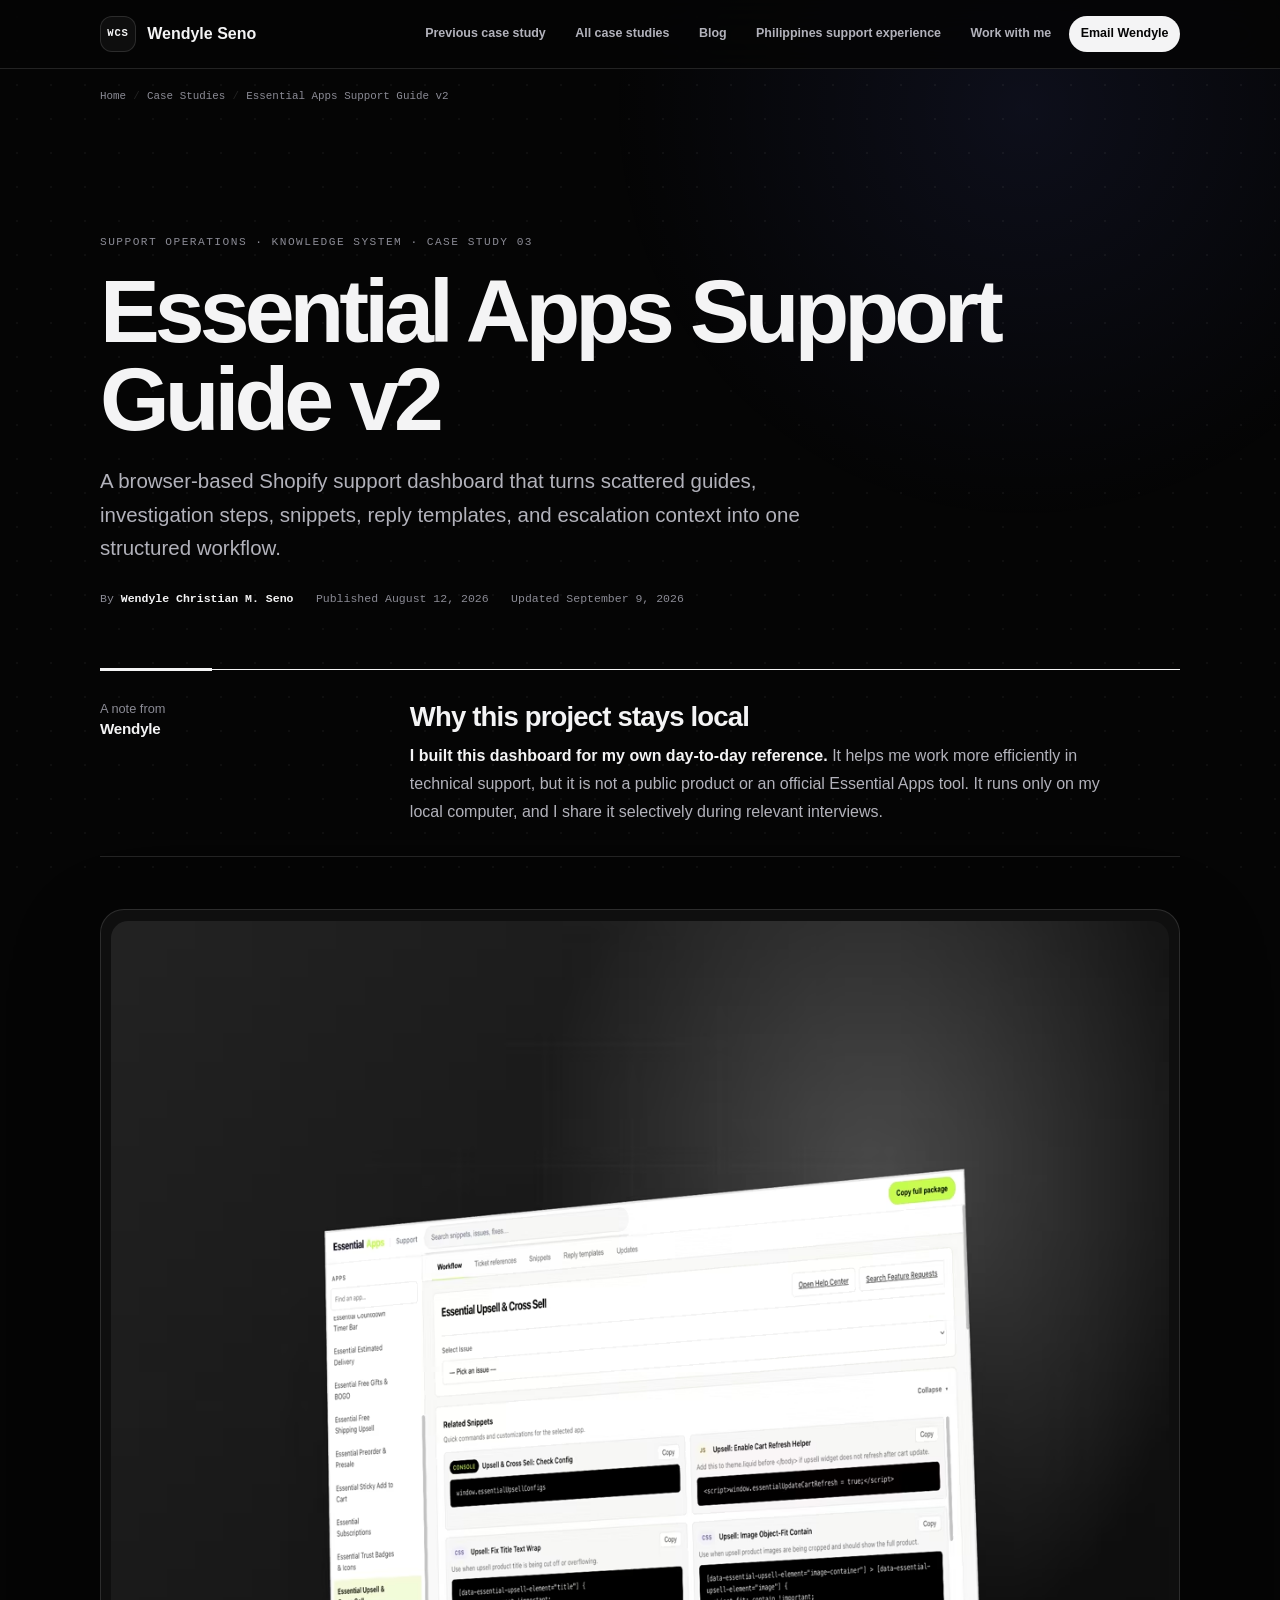
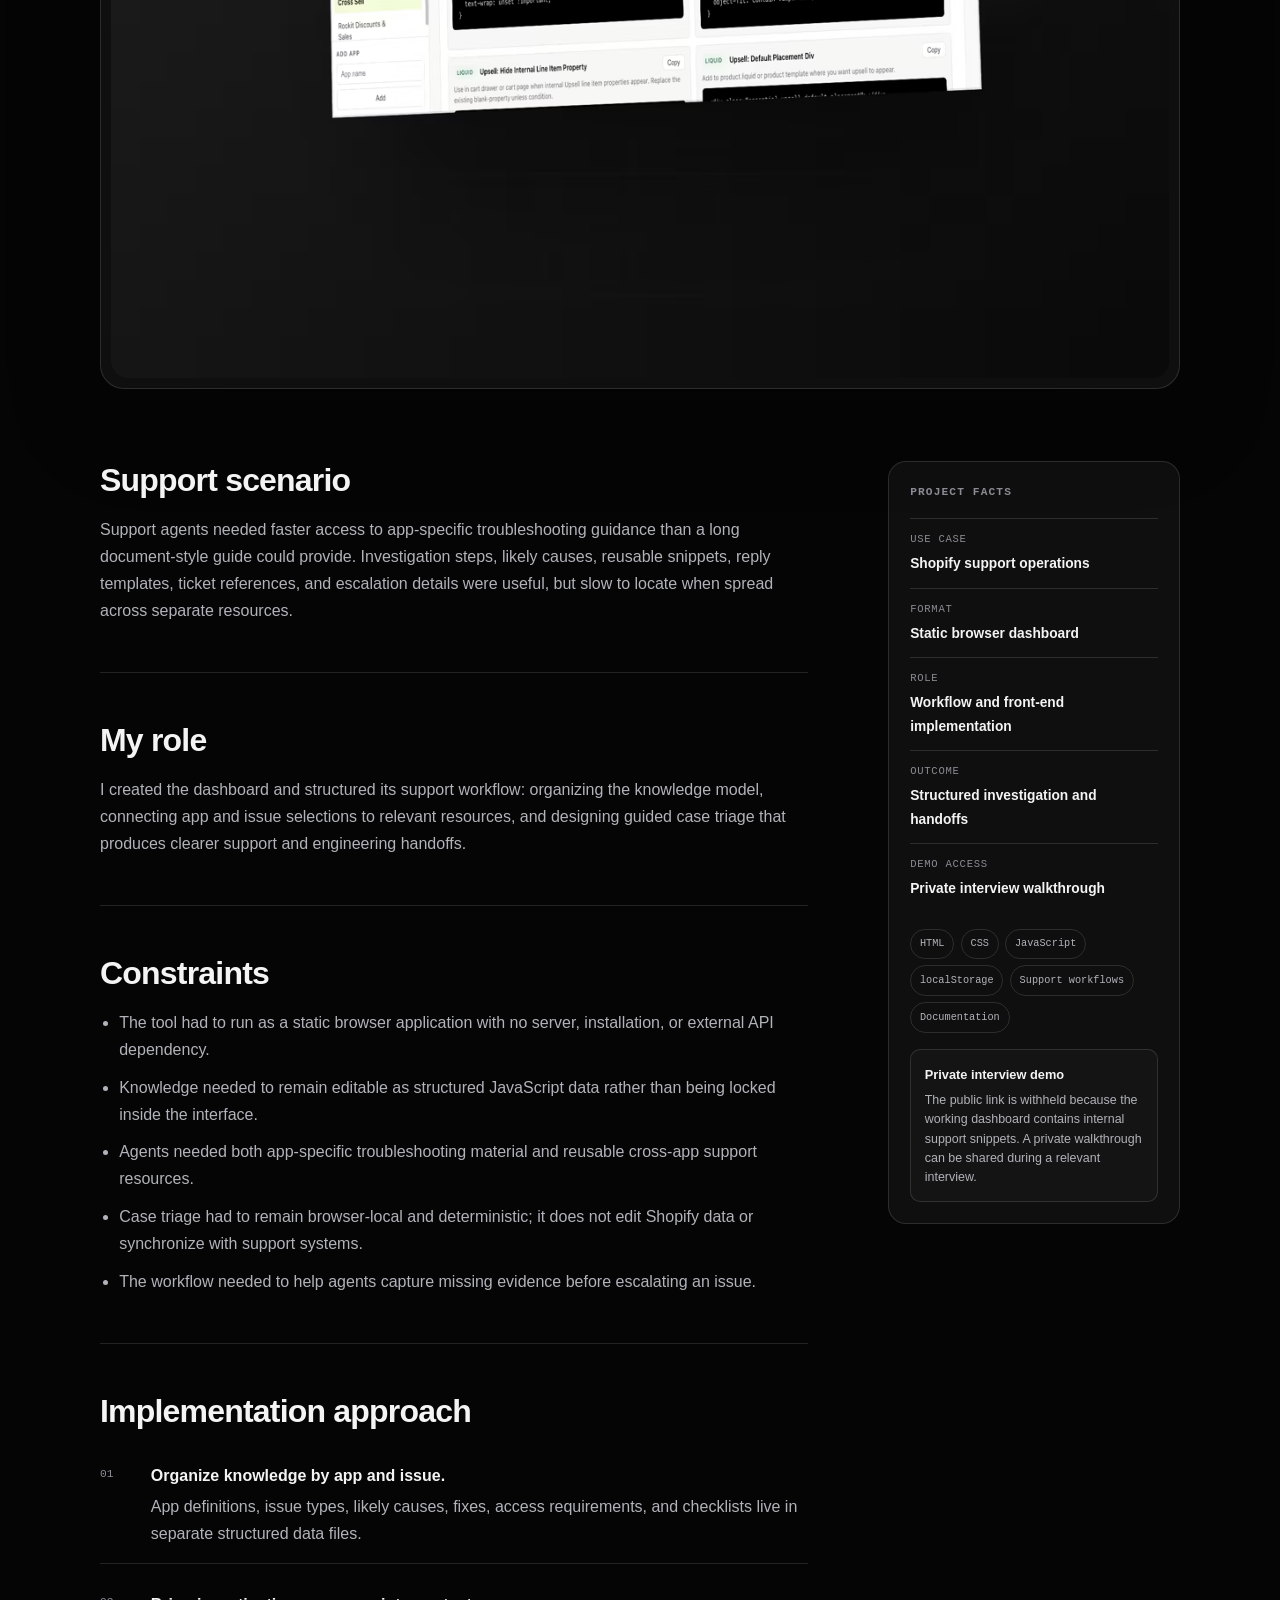
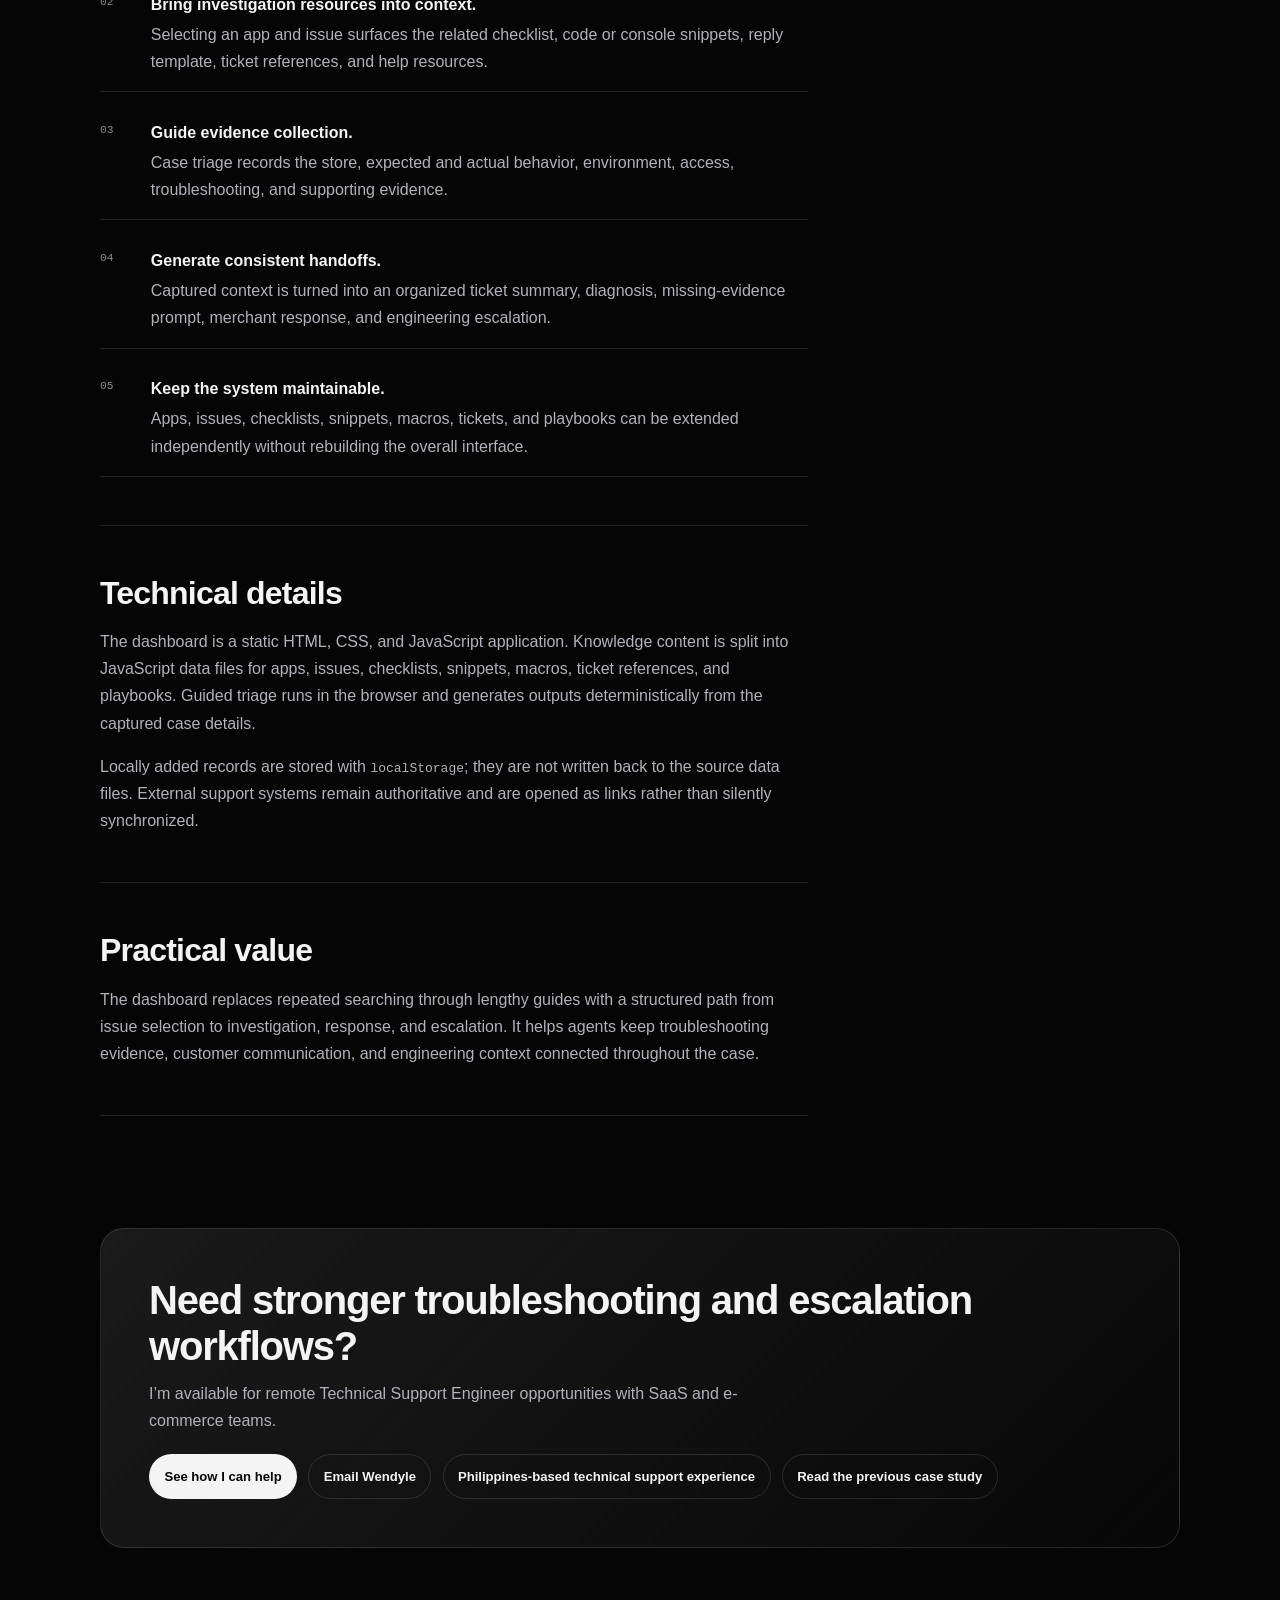
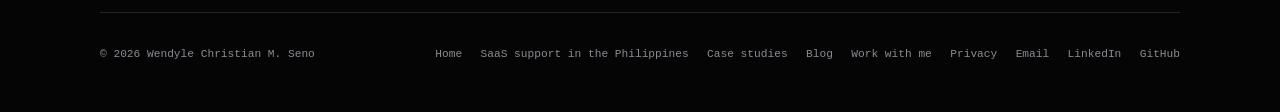
<file: case-studies/essential-apps-support-guide/index.html>
<!doctype html>
<html lang="en">
<head>
  <!-- Google tag (gtag.js) -->
  <script async src="https://www.googletagmanager.com/gtag/js?id=G-58984RH5TE"></script>
  <script>
    window.dataLayer = window.dataLayer || [];
    function gtag(){dataLayer.push(arguments);}
    gtag('js', new Date());
    gtag('config', 'G-58984RH5TE');
  </script>
  <meta charset="utf-8">
  <meta name="viewport" content="width=device-width,initial-scale=1">
  <title>Essential Apps Support Guide Case Study | Wendyle Seno</title>
  <meta name="description" content="How Wendyle Seno organized Shopify support guides, troubleshooting steps, snippets, templates, and escalations into a browser-based support dashboard.">
  <meta name="author" content="Wendyle Christian M. Seno">
  <meta name="robots" content="index,follow,max-image-preview:large,max-snippet:-1,max-video-preview:-1">
  <meta name="theme-color" content="#050505">
  <script>
    (() => {
      let theme = 'dark';
      try { theme = localStorage.getItem('wcs-theme') === 'light' ? 'light' : 'dark'; } catch {}
      document.documentElement.dataset.theme = theme;
      document.querySelector('meta[name="theme-color"]').content = theme === 'light' ? '#f7f7f7' : '#050505';
    })();
  </script>
  <link rel="canonical" href="https://www.wendylechristianseno.com/case-studies/essential-apps-support-guide/">
  <meta property="og:type" content="article">
  <meta property="og:site_name" content="Wendyle Seno">
  <meta property="og:title" content="Essential Apps Support Guide Case Study | Wendyle Seno">
  <meta property="og:description" content="A browser-based Shopify support dashboard for faster investigation, consistent replies, and evidence-rich engineering escalations.">
  <meta property="og:url" content="https://www.wendylechristianseno.com/case-studies/essential-apps-support-guide/">
  <meta property="og:image" content="https://www.wendylechristianseno.com/assets/img/essential-apps-support-guide-v2.png">
  <meta property="og:image:width" content="2160">
  <meta property="og:image:height" content="2160">
  <meta property="og:image:alt" content="Essential Apps Support Guide v2 dashboard with troubleshooting and case triage tools">
  <meta property="article:published_time" content="2026-08-12">
  <meta property="article:modified_time" content="2026-09-09">
  <meta property="article:author" content="Wendyle Christian M. Seno">
  <meta name="twitter:card" content="summary_large_image">
  <meta name="twitter:title" content="Essential Apps Support Guide Case Study | Wendyle Seno">
  <meta name="twitter:description" content="A browser-based Shopify support dashboard for faster investigation, consistent replies, and evidence-rich engineering escalations.">
  <meta name="twitter:image" content="https://www.wendylechristianseno.com/assets/img/essential-apps-support-guide-v2.png">
  <meta name="twitter:image:alt" content="Essential Apps Support Guide v2 dashboard with troubleshooting and case triage tools">
  <link rel="icon" href="/favicon.ico" sizes="32x32">
  <link rel="icon" href="../../assets/img/favicon.svg" type="image/svg+xml">
  <link rel="apple-touch-icon" href="../../assets/img/apple-touch-icon.png" sizes="180x180">
  <link rel="stylesheet" href="../../css/case-study.css?v=20260909-2">
  <script defer src="../../js/analytics.js?v=20260821-1"></script>
  <script type="application/ld+json">
  {
    "@context": "https://schema.org",
    "@graph": [
      {
        "@type": "Article",
        "@id": "https://www.wendylechristianseno.com/case-studies/essential-apps-support-guide/#article",
        "headline": "Essential Apps Support Guide v2",
        "description": "A case study about organizing Shopify support knowledge, guided triage, replies, and engineering escalations in a browser-based dashboard.",
        "url": "https://www.wendylechristianseno.com/case-studies/essential-apps-support-guide/",
        "mainEntityOfPage": "https://www.wendylechristianseno.com/case-studies/essential-apps-support-guide/",
        "isPartOf": { "@id": "https://www.wendylechristianseno.com/case-studies/#page" },
        "datePublished": "2026-08-12",
        "dateModified": "2026-09-09",
        "image": "https://www.wendylechristianseno.com/assets/img/essential-apps-support-guide-v2.png",
        "author": {
          "@type": "Person",
          "@id": "https://www.wendylechristianseno.com/#person",
          "name": "Wendyle Christian M. Seno",
          "url": "https://www.wendylechristianseno.com/"
        }
      },
      {
        "@type": "BreadcrumbList",
        "@id": "https://www.wendylechristianseno.com/case-studies/essential-apps-support-guide/#breadcrumb",
        "itemListElement": [
          { "@type": "ListItem", "position": 1, "name": "Home", "item": "https://www.wendylechristianseno.com/" },
          { "@type": "ListItem", "position": 2, "name": "Case Studies", "item": "https://www.wendylechristianseno.com/case-studies/" },
          { "@type": "ListItem", "position": 3, "name": "Essential Apps Support Guide v2", "item": "https://www.wendylechristianseno.com/case-studies/essential-apps-support-guide/" }
        ]
      }
    ]
  }
  </script>
</head>
<body>
  <a class="skip-link" href="#case-content">Skip to case study</a>
  <header class="case-nav">
    <nav class="case-shell case-nav-inner" aria-label="Case study navigation">
      <a class="case-brand" href="../../"><span class="case-brand-mark">WCS</span><span>Wendyle Seno</span></a>
      <div class="case-nav-links">
        <a href="../preorder-campaign-widgets/" data-analytics-event="portfolio_case_study_click" data-analytics-location="support_guide_header">Previous case study</a>
        <a href="../">All case studies</a>
        <a class="case-blog-link" href="../../blog/">Blog</a>
        <a href="../../saas-technical-support-philippines/">Philippines support experience</a>
        <a href="../../work-with-me/" data-analytics-event="portfolio_hire_click" data-analytics-location="support_guide_header">Work with me</a>
        <a class="case-contact" href="mailto:senowendyle793@gmail.com?subject=Technical%20Support%20Opportunity" data-analytics-event="portfolio_email_click" data-analytics-location="support_guide_header">Email Wendyle</a>
      </div>
    </nav>
  </header>

  <main id="case-content">
    <nav class="case-shell breadcrumbs" aria-label="Breadcrumb">
      <ol><li><a href="../../">Home</a></li><li><a href="../">Case Studies</a></li><li aria-current="page">Essential Apps Support Guide v2</li></ol>
    </nav>
    <article>
      <header class="case-shell case-hero">
        <p class="eyebrow">Support operations · Knowledge system · Case study 03</p>
        <h1>Essential Apps Support Guide v2</h1>
        <p class="case-dek">A browser-based Shopify support dashboard that turns scattered guides, investigation steps, snippets, reply templates, and escalation context into one structured workflow.</p>
        <div class="case-byline">
          <span>By <strong>Wendyle Christian M. Seno</strong></span>
          <span>Published <time datetime="2026-08-12">August 12, 2026</time></span>
          <span>Updated <time datetime="2026-09-09">September 9, 2026</time></span>
        </div>
      </header>

      <aside class="case-shell case-disclosure" role="note" aria-labelledby="support-dashboard-disclosure-heading">
        <p class="case-disclosure-label"><span>A note from</span><strong>Wendyle</strong></p>
        <div class="case-disclosure-copy">
          <h2 id="support-dashboard-disclosure-heading">Why this project stays local</h2>
          <p><strong>I built this dashboard for my own day-to-day reference.</strong> It helps me work more efficiently in technical support, but it is not a public product or an official Essential Apps tool. It runs only on my local computer, and I share it selectively during relevant interviews.</p>
        </div>
      </aside>

      <figure class="case-shell case-media">
        <picture>
          <source type="image/avif" srcset="../../assets/img/generated/essential-apps-support-guide-v2-640.avif 640w, ../../assets/img/generated/essential-apps-support-guide-v2-1200.avif 1200w" sizes="(max-width: 1080px) 100vw, 1080px">
          <img src="../../assets/img/generated/essential-apps-support-guide-v2-1200.png" alt="Essential Apps Support Guide v2 dashboard with troubleshooting resources, guided case triage, and reusable code snippets" width="1200" height="1200" decoding="async">
        </picture>
      </figure>

      <div class="case-shell case-grid">
        <div class="case-content">
          <section aria-labelledby="scenario-heading">
            <h2 id="scenario-heading">Support scenario</h2>
            <p>Support agents needed faster access to app-specific troubleshooting guidance than a long document-style guide could provide. Investigation steps, likely causes, reusable snippets, reply templates, ticket references, and escalation details were useful, but slow to locate when spread across separate resources.</p>
          </section>

          <section aria-labelledby="role-heading">
            <h2 id="role-heading">My role</h2>
            <p>I created the dashboard and structured its support workflow: organizing the knowledge model, connecting app and issue selections to relevant resources, and designing guided case triage that produces clearer support and engineering handoffs.</p>
          </section>

          <section aria-labelledby="constraints-heading">
            <h2 id="constraints-heading">Constraints</h2>
            <ul>
              <li>The tool had to run as a static browser application with no server, installation, or external API dependency.</li>
              <li>Knowledge needed to remain editable as structured JavaScript data rather than being locked inside the interface.</li>
              <li>Agents needed both app-specific troubleshooting material and reusable cross-app support resources.</li>
              <li>Case triage had to remain browser-local and deterministic; it does not edit Shopify data or synchronize with support systems.</li>
              <li>The workflow needed to help agents capture missing evidence before escalating an issue.</li>
            </ul>
          </section>

          <section aria-labelledby="approach-heading">
            <h2 id="approach-heading">Implementation approach</h2>
            <ol class="case-steps">
              <li><div><strong>Organize knowledge by app and issue.</strong> App definitions, issue types, likely causes, fixes, access requirements, and checklists live in separate structured data files.</div></li>
              <li><div><strong>Bring investigation resources into context.</strong> Selecting an app and issue surfaces the related checklist, code or console snippets, reply template, ticket references, and help resources.</div></li>
              <li><div><strong>Guide evidence collection.</strong> Case triage records the store, expected and actual behavior, environment, access, troubleshooting, and supporting evidence.</div></li>
              <li><div><strong>Generate consistent handoffs.</strong> Captured context is turned into an organized ticket summary, diagnosis, missing-evidence prompt, merchant response, and engineering escalation.</div></li>
              <li><div><strong>Keep the system maintainable.</strong> Apps, issues, checklists, snippets, macros, tickets, and playbooks can be extended independently without rebuilding the overall interface.</div></li>
            </ol>
          </section>

          <section aria-labelledby="technical-heading">
            <h2 id="technical-heading">Technical details</h2>
            <p>The dashboard is a static HTML, CSS, and JavaScript application. Knowledge content is split into JavaScript data files for apps, issues, checklists, snippets, macros, ticket references, and playbooks. Guided triage runs in the browser and generates outputs deterministically from the captured case details.</p>
            <p>Locally added records are stored with <code>localStorage</code>; they are not written back to the source data files. External support systems remain authoritative and are opened as links rather than silently synchronized.</p>
          </section>

          <section aria-labelledby="result-heading">
            <h2 id="result-heading">Practical value</h2>
            <p>The dashboard replaces repeated searching through lengthy guides with a structured path from issue selection to investigation, response, and escalation. It helps agents keep troubleshooting evidence, customer communication, and engineering context connected throughout the case.</p>
          </section>
        </div>

        <aside class="case-aside" aria-labelledby="facts-heading">
          <h2 id="facts-heading">Project facts</h2>
          <ul class="fact-list">
            <li><span>Use case</span><strong>Shopify support operations</strong></li>
            <li><span>Format</span><strong>Static browser dashboard</strong></li>
            <li><span>Role</span><strong>Workflow and front-end implementation</strong></li>
            <li><span>Outcome</span><strong>Structured investigation and handoffs</strong></li>
            <li><span>Demo access</span><strong>Private interview walkthrough</strong></li>
          </ul>
          <div class="tag-list">
            <span>HTML</span><span>CSS</span><span>JavaScript</span><span>localStorage</span><span>Support workflows</span><span>Documentation</span>
          </div>
          <div class="demo-note private-demo-note" role="note" aria-label="Private demo access">
            <strong>Private interview demo</strong>
            <span>The public link is withheld because the working dashboard contains internal support snippets. A private walkthrough can be shared during a relevant interview.</span>
          </div>
        </aside>
      </div>

      <section class="case-shell case-cta" aria-labelledby="cta-heading">
        <h2 id="cta-heading">Need stronger troubleshooting and escalation workflows?</h2>
        <p>I’m available for remote Technical Support Engineer opportunities with SaaS and e-commerce teams.</p>
        <div class="case-cta-actions">
          <a class="case-button case-button-primary" href="../../work-with-me/" data-analytics-event="portfolio_hire_click" data-analytics-location="support_guide_cta">See how I can help</a>
          <a class="case-button" href="mailto:senowendyle793@gmail.com?subject=Technical%20Support%20Opportunity" data-analytics-event="portfolio_email_click" data-analytics-location="support_guide_cta">Email Wendyle</a>
          <a class="case-button" href="../../saas-technical-support-philippines/">Philippines-based technical support experience</a>
          <a class="case-button" href="../preorder-campaign-widgets/" data-analytics-event="portfolio_case_study_click" data-analytics-location="support_guide_cta">Read the previous case study</a>
        </div>
      </section>
    </article>
  </main>

  <footer class="case-shell case-footer">
    <span>© 2026 Wendyle Christian M. Seno</span>
    <nav aria-label="Footer links">
      <a href="../../">Home</a><a href="../../saas-technical-support-philippines/">SaaS support in the Philippines</a><a href="../">Case studies</a><a href="../../blog/">Blog</a><a href="../../work-with-me/">Work with me</a><a href="../../privacy/">Privacy</a>
      <a href="mailto:senowendyle793@gmail.com?subject=Technical%20Support%20Opportunity" data-analytics-event="portfolio_email_click" data-analytics-location="support_guide_footer">Email</a>
      <a href="https://www.linkedin.com/in/wendylechristianseno/" target="_blank" rel="noopener noreferrer" data-analytics-event="portfolio_linkedin_click" data-analytics-location="support_guide_footer">LinkedIn</a>
      <a href="https://github.com/Wendyle18" target="_blank" rel="noopener noreferrer" data-analytics-event="portfolio_github_click" data-analytics-location="support_guide_footer">GitHub</a>
    </nav>
  </footer>
</body>
</html>
</file>
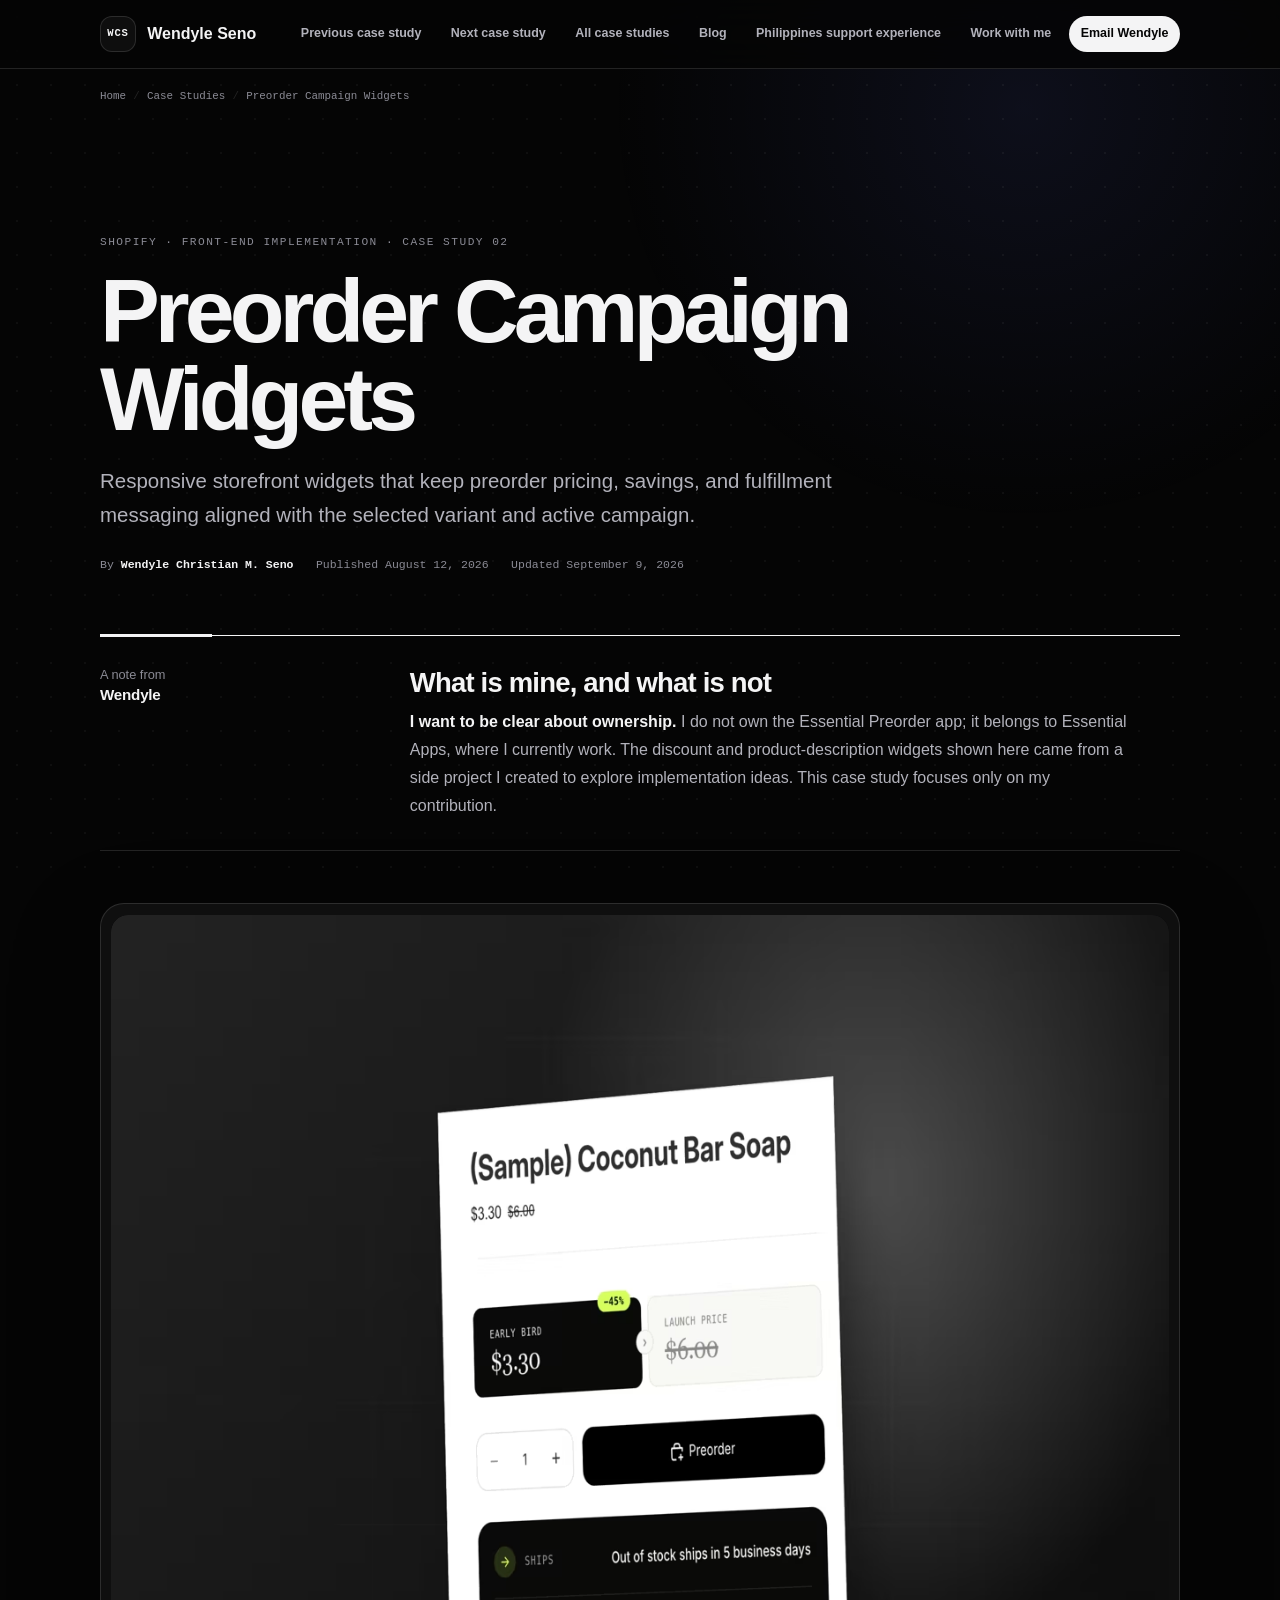
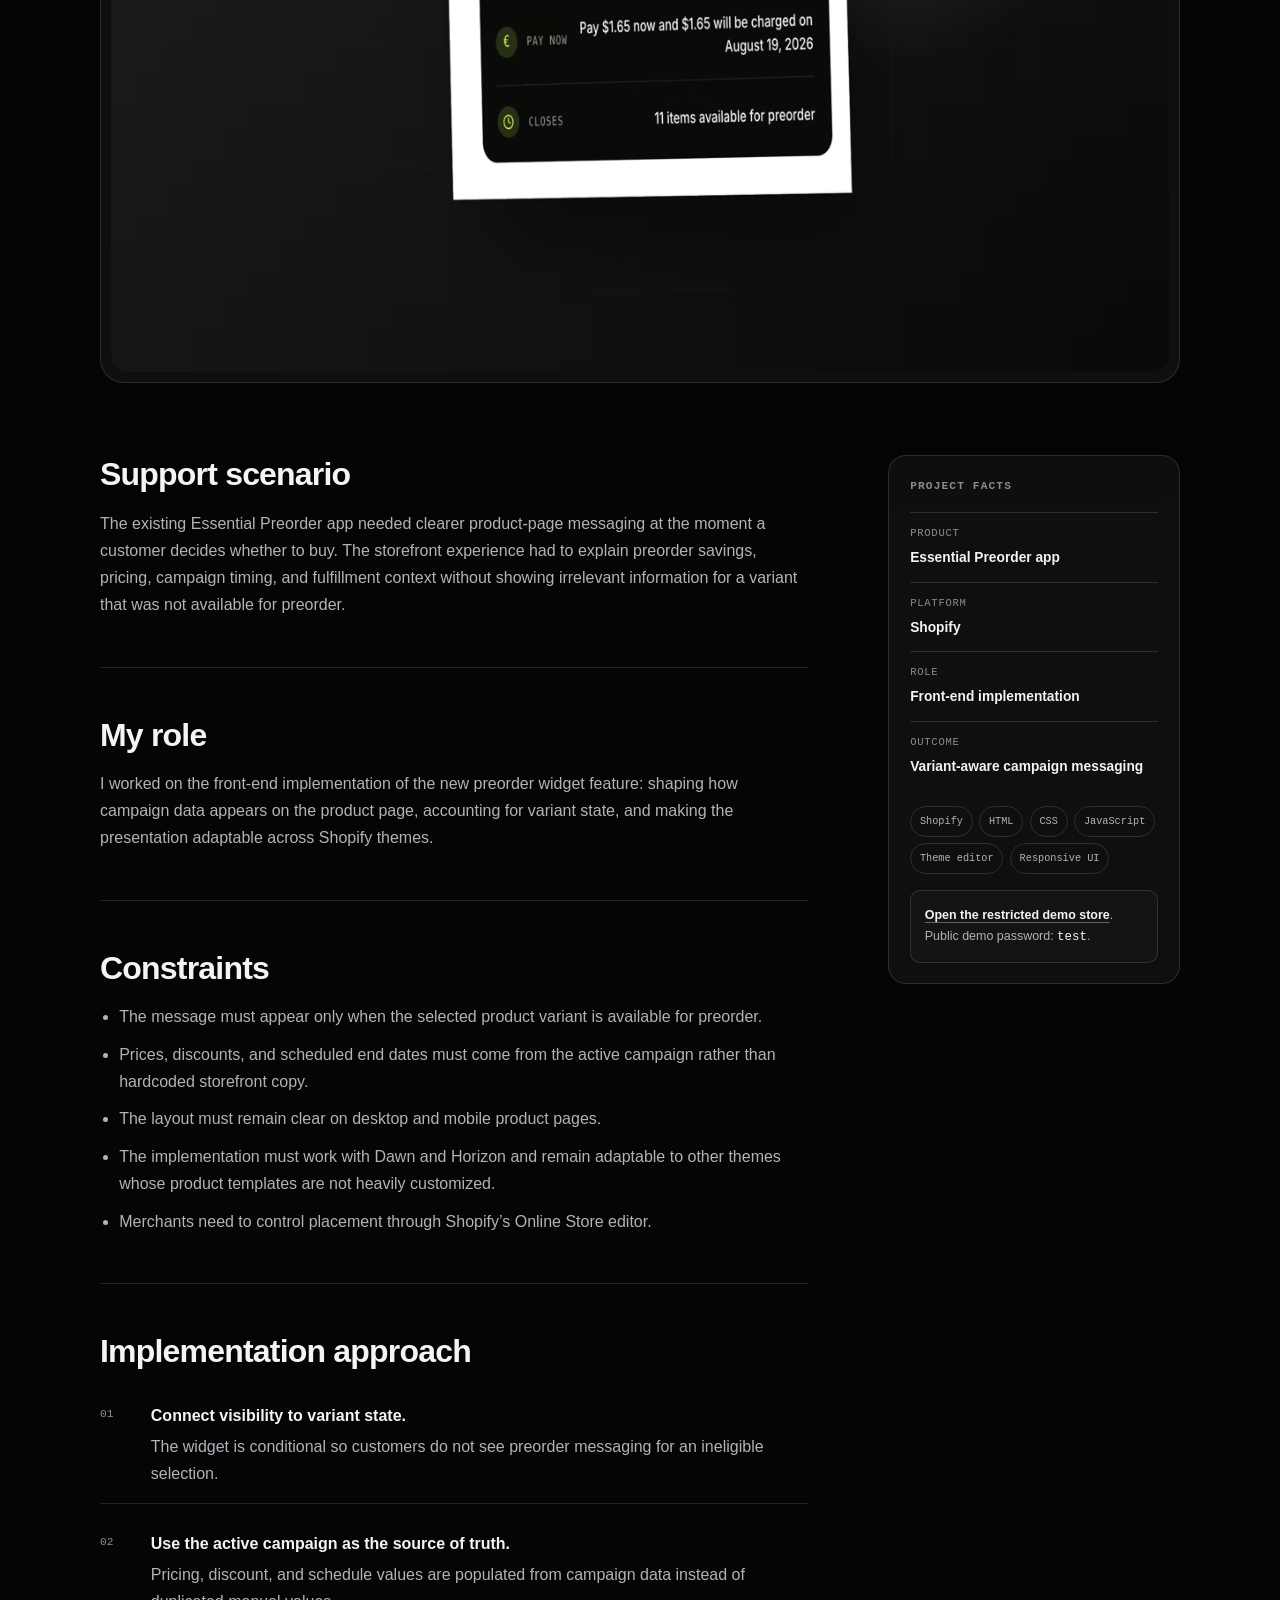
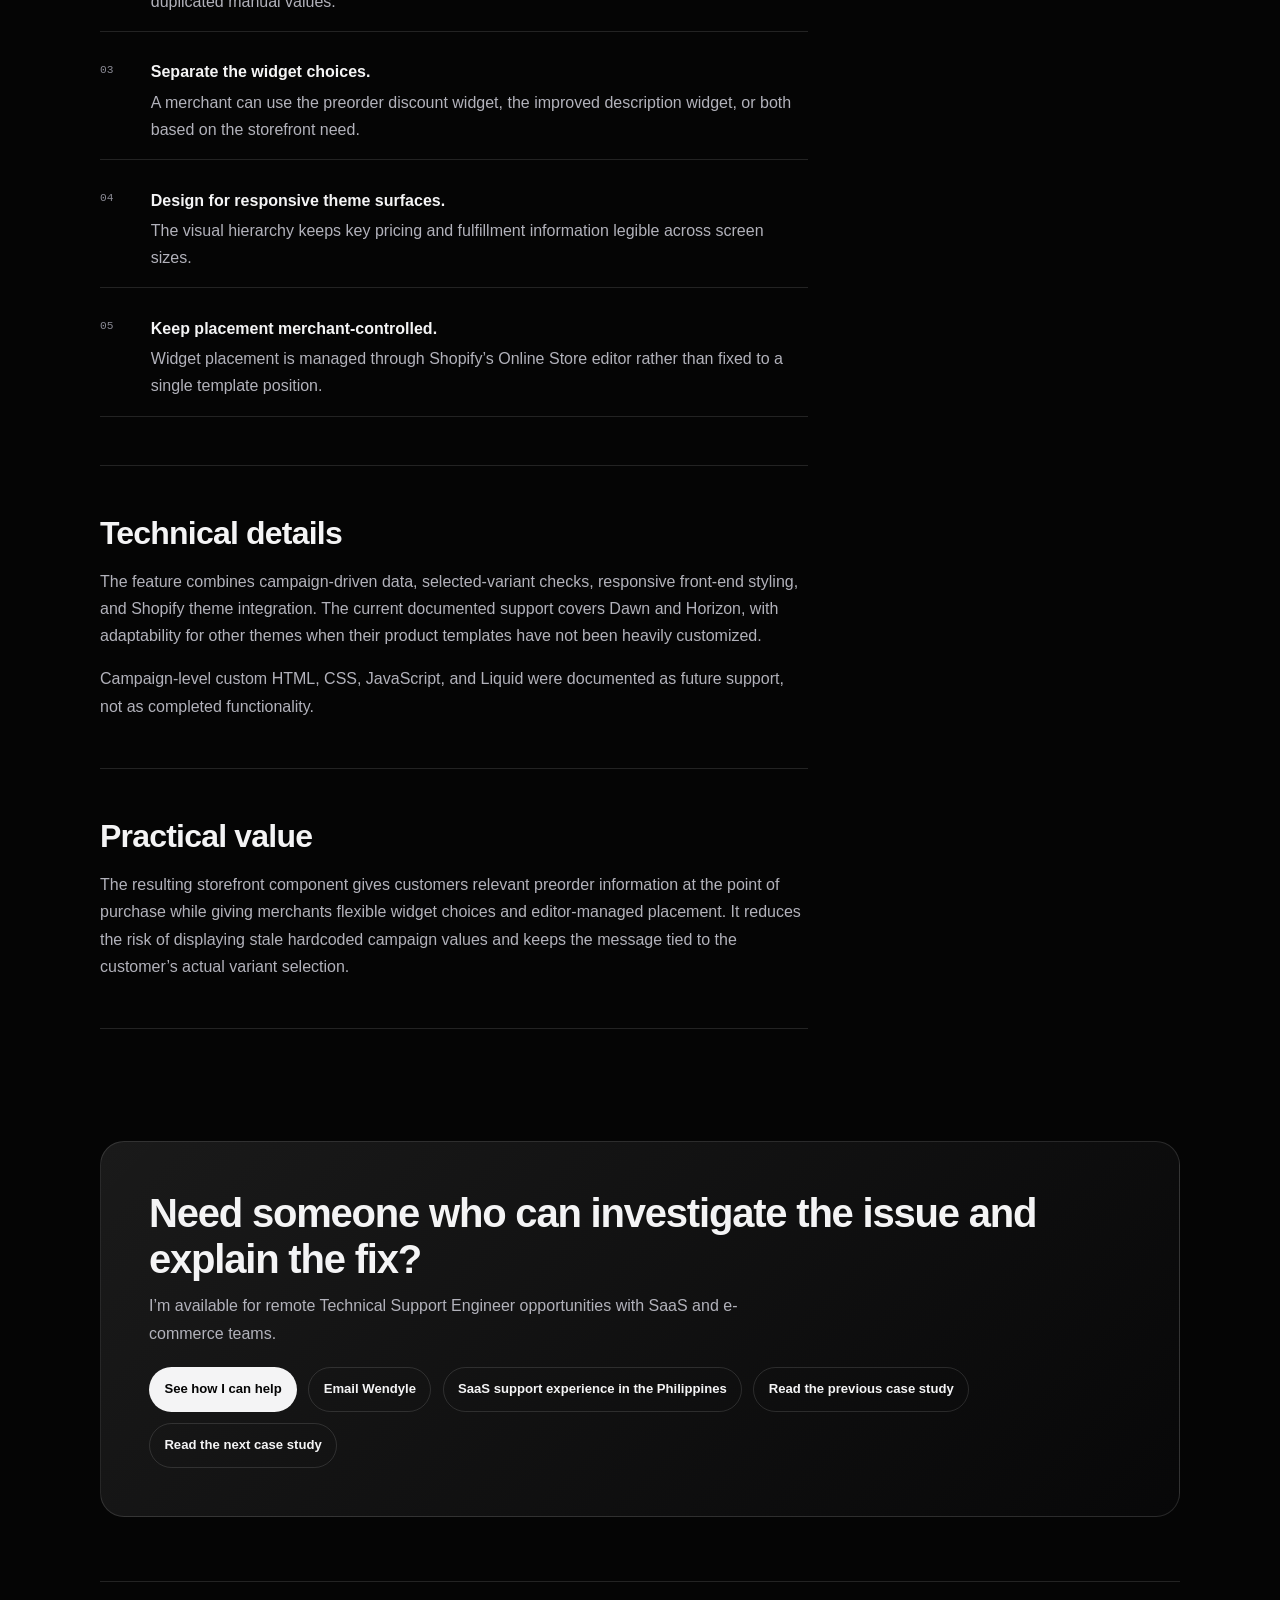
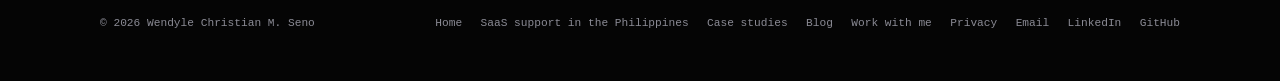
<file: case-studies/preorder-campaign-widgets/index.html>
<!doctype html>
<html lang="en">
<head>
  <!-- Google tag (gtag.js) -->
  <script async src="https://www.googletagmanager.com/gtag/js?id=G-58984RH5TE"></script>
  <script>
    window.dataLayer = window.dataLayer || [];
    function gtag(){dataLayer.push(arguments);}
    gtag('js', new Date());
    gtag('config', 'G-58984RH5TE');
  </script>
  <meta charset="utf-8">
  <meta name="viewport" content="width=device-width,initial-scale=1">
  <title>Preorder Campaign Widgets Case Study | Wendyle Seno</title>
  <meta name="description" content="How Wendyle Seno implemented variant-aware Shopify preorder widgets using campaign pricing, responsive front-end design, and theme-editor placement.">
  <meta name="author" content="Wendyle Christian M. Seno">
  <meta name="robots" content="index,follow,max-image-preview:large,max-snippet:-1,max-video-preview:-1">
  <meta name="theme-color" content="#050505">
  <script>
    (() => {
      let theme = 'dark';
      try { theme = localStorage.getItem('wcs-theme') === 'light' ? 'light' : 'dark'; } catch {}
      document.documentElement.dataset.theme = theme;
      document.querySelector('meta[name="theme-color"]').content = theme === 'light' ? '#f7f7f7' : '#050505';
    })();
  </script>
  <link rel="canonical" href="https://www.wendylechristianseno.com/case-studies/preorder-campaign-widgets/">
  <meta property="og:type" content="article">
  <meta property="og:site_name" content="Wendyle Seno">
  <meta property="og:title" content="Preorder Campaign Widgets Case Study | Wendyle Seno">
  <meta property="og:description" content="Variant-aware Shopify preorder widgets powered by active campaign data and designed for responsive theme integration.">
  <meta property="og:url" content="https://www.wendylechristianseno.com/case-studies/preorder-campaign-widgets/">
  <meta property="og:image" content="https://www.wendylechristianseno.com/assets/img/preorder-widgets-showcase.png">
  <meta property="og:image:width" content="2160">
  <meta property="og:image:height" content="2160">
  <meta property="og:image:alt" content="Shopify product page with variant-aware preorder pricing and campaign widgets">
  <meta property="article:published_time" content="2026-08-12">
  <meta property="article:modified_time" content="2026-09-09">
  <meta property="article:author" content="Wendyle Christian M. Seno">
  <meta name="twitter:card" content="summary_large_image">
  <meta name="twitter:title" content="Preorder Campaign Widgets Case Study | Wendyle Seno">
  <meta name="twitter:description" content="Variant-aware Shopify preorder widgets powered by active campaign data and designed for responsive theme integration.">
  <meta name="twitter:image" content="https://www.wendylechristianseno.com/assets/img/preorder-widgets-showcase.png">
  <meta name="twitter:image:alt" content="Shopify product page with variant-aware preorder pricing and campaign widgets">
  <link rel="icon" href="/favicon.ico" sizes="32x32">
  <link rel="icon" href="../../assets/img/favicon.svg" type="image/svg+xml">
  <link rel="apple-touch-icon" href="../../assets/img/apple-touch-icon.png" sizes="180x180">
  <link rel="stylesheet" href="../../css/case-study.css?v=20260909-2">
  <script defer src="../../js/analytics.js?v=20260821-1"></script>
  <script type="application/ld+json">
  {
    "@context": "https://schema.org",
    "@graph": [
      {
        "@type": "Article",
        "@id": "https://www.wendylechristianseno.com/case-studies/preorder-campaign-widgets/#article",
        "headline": "Preorder Campaign Widgets",
        "description": "A case study about implementing variant-aware Shopify preorder widgets using active campaign data and responsive theme integration.",
        "url": "https://www.wendylechristianseno.com/case-studies/preorder-campaign-widgets/",
        "mainEntityOfPage": "https://www.wendylechristianseno.com/case-studies/preorder-campaign-widgets/",
        "isPartOf": { "@id": "https://www.wendylechristianseno.com/case-studies/#page" },
        "datePublished": "2026-08-12",
        "dateModified": "2026-09-09",
        "image": "https://www.wendylechristianseno.com/assets/img/preorder-widgets-showcase.png",
        "author": {
          "@type": "Person",
          "@id": "https://www.wendylechristianseno.com/#person",
          "name": "Wendyle Christian M. Seno",
          "url": "https://www.wendylechristianseno.com/"
        }
      },
      {
        "@type": "BreadcrumbList",
        "@id": "https://www.wendylechristianseno.com/case-studies/preorder-campaign-widgets/#breadcrumb",
        "itemListElement": [
          { "@type": "ListItem", "position": 1, "name": "Home", "item": "https://www.wendylechristianseno.com/" },
          { "@type": "ListItem", "position": 2, "name": "Case Studies", "item": "https://www.wendylechristianseno.com/case-studies/" },
          { "@type": "ListItem", "position": 3, "name": "Preorder Campaign Widgets", "item": "https://www.wendylechristianseno.com/case-studies/preorder-campaign-widgets/" }
        ]
      }
    ]
  }
  </script>
</head>
<body>
  <a class="skip-link" href="#case-content">Skip to case study</a>
  <header class="case-nav">
    <nav class="case-shell case-nav-inner" aria-label="Case study navigation">
      <a class="case-brand" href="../../"><span class="case-brand-mark">WCS</span><span>Wendyle Seno</span></a>
      <div class="case-nav-links">
        <a href="../sysguard-ticketing-system/" data-analytics-event="portfolio_case_study_click" data-analytics-location="preorder_header">Previous case study</a>
        <a href="../essential-apps-support-guide/" data-analytics-event="portfolio_case_study_click" data-analytics-location="preorder_header">Next case study</a>
        <a href="../">All case studies</a>
        <a class="case-blog-link" href="../../blog/">Blog</a>
        <a href="../../saas-technical-support-philippines/">Philippines support experience</a>
        <a href="../../work-with-me/" data-analytics-event="portfolio_hire_click" data-analytics-location="preorder_header">Work with me</a>
        <a class="case-contact" href="mailto:senowendyle793@gmail.com?subject=Technical%20Support%20Opportunity" data-analytics-event="portfolio_email_click" data-analytics-location="preorder_header">Email Wendyle</a>
      </div>
    </nav>
  </header>

  <main id="case-content">
    <nav class="case-shell breadcrumbs" aria-label="Breadcrumb">
      <ol><li><a href="../../">Home</a></li><li><a href="../">Case Studies</a></li><li aria-current="page">Preorder Campaign Widgets</li></ol>
    </nav>
    <article>
      <header class="case-shell case-hero">
        <p class="eyebrow">Shopify · Front-end implementation · Case study 02</p>
        <h1>Preorder Campaign Widgets</h1>
        <p class="case-dek">Responsive storefront widgets that keep preorder pricing, savings, and fulfillment messaging aligned with the selected variant and active campaign.</p>
        <div class="case-byline">
          <span>By <strong>Wendyle Christian M. Seno</strong></span>
          <span>Published <time datetime="2026-08-12">August 12, 2026</time></span>
          <span>Updated <time datetime="2026-09-09">September 9, 2026</time></span>
        </div>
      </header>

      <aside class="case-shell case-disclosure" role="note" aria-labelledby="preorder-disclosure-heading">
        <p class="case-disclosure-label"><span>A note from</span><strong>Wendyle</strong></p>
        <div class="case-disclosure-copy">
          <h2 id="preorder-disclosure-heading">What is mine, and what is not</h2>
          <p><strong>I want to be clear about ownership.</strong> I do not own the Essential Preorder app; it belongs to Essential Apps, where I currently work. The discount and product-description widgets shown here came from a side project I created to explore implementation ideas. This case study focuses only on my contribution.</p>
        </div>
      </aside>

      <figure class="case-shell case-media">
        <a href="../../assets/img/preorder-widgets-showcase.png" aria-label="Open the full-resolution preorder widgets screenshot">
          <picture>
            <source type="image/avif" srcset="../../assets/img/generated/preorder-widgets-showcase-640.avif 640w, ../../assets/img/generated/preorder-widgets-showcase-1200.avif 1200w" sizes="(max-width: 1080px) 100vw, 1080px">
            <img src="../../assets/img/generated/preorder-widgets-showcase-1200.png" alt="Shopify product page showing variant-aware preorder savings, pricing, and campaign information widgets" width="1200" height="1200" decoding="async">
          </picture>
        </a>
      </figure>

      <div class="case-shell case-grid">
        <div class="case-content">
          <section aria-labelledby="scenario-heading">
            <h2 id="scenario-heading">Support scenario</h2>
            <p>The existing Essential Preorder app needed clearer product-page messaging at the moment a customer decides whether to buy. The storefront experience had to explain preorder savings, pricing, campaign timing, and fulfillment context without showing irrelevant information for a variant that was not available for preorder.</p>
          </section>

          <section aria-labelledby="role-heading">
            <h2 id="role-heading">My role</h2>
            <p>I worked on the front-end implementation of the new preorder widget feature: shaping how campaign data appears on the product page, accounting for variant state, and making the presentation adaptable across Shopify themes.</p>
          </section>

          <section aria-labelledby="constraints-heading">
            <h2 id="constraints-heading">Constraints</h2>
            <ul>
              <li>The message must appear only when the selected product variant is available for preorder.</li>
              <li>Prices, discounts, and scheduled end dates must come from the active campaign rather than hardcoded storefront copy.</li>
              <li>The layout must remain clear on desktop and mobile product pages.</li>
              <li>The implementation must work with Dawn and Horizon and remain adaptable to other themes whose product templates are not heavily customized.</li>
              <li>Merchants need to control placement through Shopify’s Online Store editor.</li>
            </ul>
          </section>

          <section aria-labelledby="approach-heading">
            <h2 id="approach-heading">Implementation approach</h2>
            <ol class="case-steps">
              <li><div><strong>Connect visibility to variant state.</strong> The widget is conditional so customers do not see preorder messaging for an ineligible selection.</div></li>
              <li><div><strong>Use the active campaign as the source of truth.</strong> Pricing, discount, and schedule values are populated from campaign data instead of duplicated manual values.</div></li>
              <li><div><strong>Separate the widget choices.</strong> A merchant can use the preorder discount widget, the improved description widget, or both based on the storefront need.</div></li>
              <li><div><strong>Design for responsive theme surfaces.</strong> The visual hierarchy keeps key pricing and fulfillment information legible across screen sizes.</div></li>
              <li><div><strong>Keep placement merchant-controlled.</strong> Widget placement is managed through Shopify’s Online Store editor rather than fixed to a single template position.</div></li>
            </ol>
          </section>

          <section aria-labelledby="technical-heading">
            <h2 id="technical-heading">Technical details</h2>
            <p>The feature combines campaign-driven data, selected-variant checks, responsive front-end styling, and Shopify theme integration. The current documented support covers Dawn and Horizon, with adaptability for other themes when their product templates have not been heavily customized.</p>
            <p>Campaign-level custom HTML, CSS, JavaScript, and Liquid were documented as future support, not as completed functionality.</p>
          </section>

          <section aria-labelledby="result-heading">
            <h2 id="result-heading">Practical value</h2>
            <p>The resulting storefront component gives customers relevant preorder information at the point of purchase while giving merchants flexible widget choices and editor-managed placement. It reduces the risk of displaying stale hardcoded campaign values and keeps the message tied to the customer’s actual variant selection.</p>
          </section>
        </div>

        <aside class="case-aside" aria-labelledby="facts-heading">
          <h2 id="facts-heading">Project facts</h2>
          <ul class="fact-list">
            <li><span>Product</span><strong>Essential Preorder app</strong></li>
            <li><span>Platform</span><strong>Shopify</strong></li>
            <li><span>Role</span><strong>Front-end implementation</strong></li>
            <li><span>Outcome</span><strong>Variant-aware campaign messaging</strong></li>
          </ul>
          <div class="tag-list">
            <span>Shopify</span><span>HTML</span><span>CSS</span><span>JavaScript</span><span>Theme editor</span><span>Responsive UI</span>
          </div>
          <p class="demo-note"><a class="inline-link" href="https://teststorewendyle.myshopify.com/" target="_blank" rel="noopener noreferrer" data-analytics-event="portfolio_demo_click" data-analytics-location="preorder_facts">Open the restricted demo store</a>. Public demo password: <code>test</code>.</p>
        </aside>
      </div>

      <section class="case-shell case-cta" aria-labelledby="cta-heading">
        <h2 id="cta-heading">Need someone who can investigate the issue and explain the fix?</h2>
        <p>I’m available for remote Technical Support Engineer opportunities with SaaS and e-commerce teams.</p>
        <div class="case-cta-actions">
          <a class="case-button case-button-primary" href="../../work-with-me/" data-analytics-event="portfolio_hire_click" data-analytics-location="preorder_cta">See how I can help</a>
          <a class="case-button" href="mailto:senowendyle793@gmail.com?subject=Technical%20Support%20Opportunity" data-analytics-event="portfolio_email_click" data-analytics-location="preorder_cta">Email Wendyle</a>
          <a class="case-button" href="../../saas-technical-support-philippines/">SaaS support experience in the Philippines</a>
          <a class="case-button" href="../sysguard-ticketing-system/" data-analytics-event="portfolio_case_study_click" data-analytics-location="preorder_cta">Read the previous case study</a>
          <a class="case-button" href="../essential-apps-support-guide/" data-analytics-event="portfolio_case_study_click" data-analytics-location="preorder_cta">Read the next case study</a>
        </div>
      </section>
    </article>
  </main>

  <footer class="case-shell case-footer">
    <span>© 2026 Wendyle Christian M. Seno</span>
    <nav aria-label="Footer links">
      <a href="../../">Home</a><a href="../../saas-technical-support-philippines/">SaaS support in the Philippines</a><a href="../">Case studies</a><a href="../../blog/">Blog</a><a href="../../work-with-me/">Work with me</a><a href="../../privacy/">Privacy</a>
      <a href="mailto:senowendyle793@gmail.com?subject=Technical%20Support%20Opportunity" data-analytics-event="portfolio_email_click" data-analytics-location="preorder_footer">Email</a>
      <a href="https://www.linkedin.com/in/wendylechristianseno/" target="_blank" rel="noopener noreferrer" data-analytics-event="portfolio_linkedin_click" data-analytics-location="preorder_footer">LinkedIn</a>
      <a href="https://github.com/Wendyle18" target="_blank" rel="noopener noreferrer" data-analytics-event="portfolio_github_click" data-analytics-location="preorder_footer">GitHub</a>
    </nav>
  </footer>
</body>
</html>
</file>
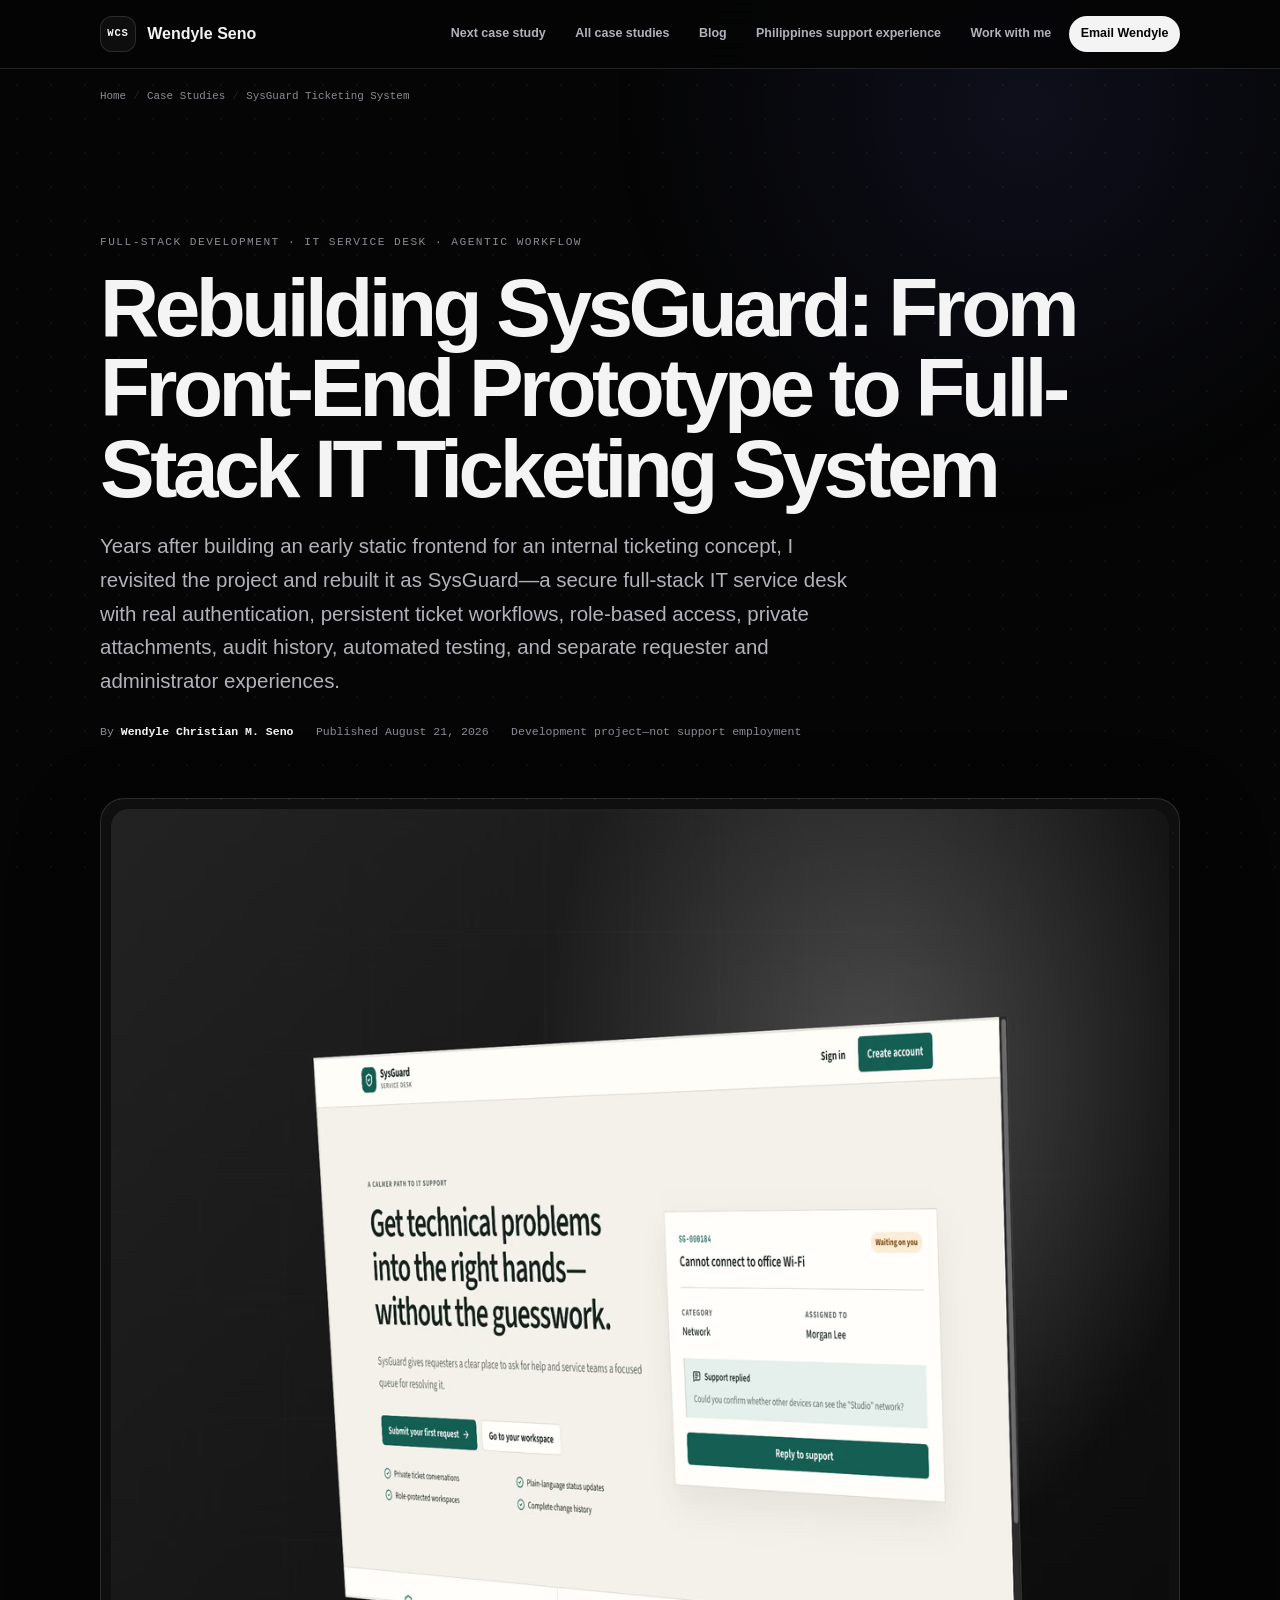
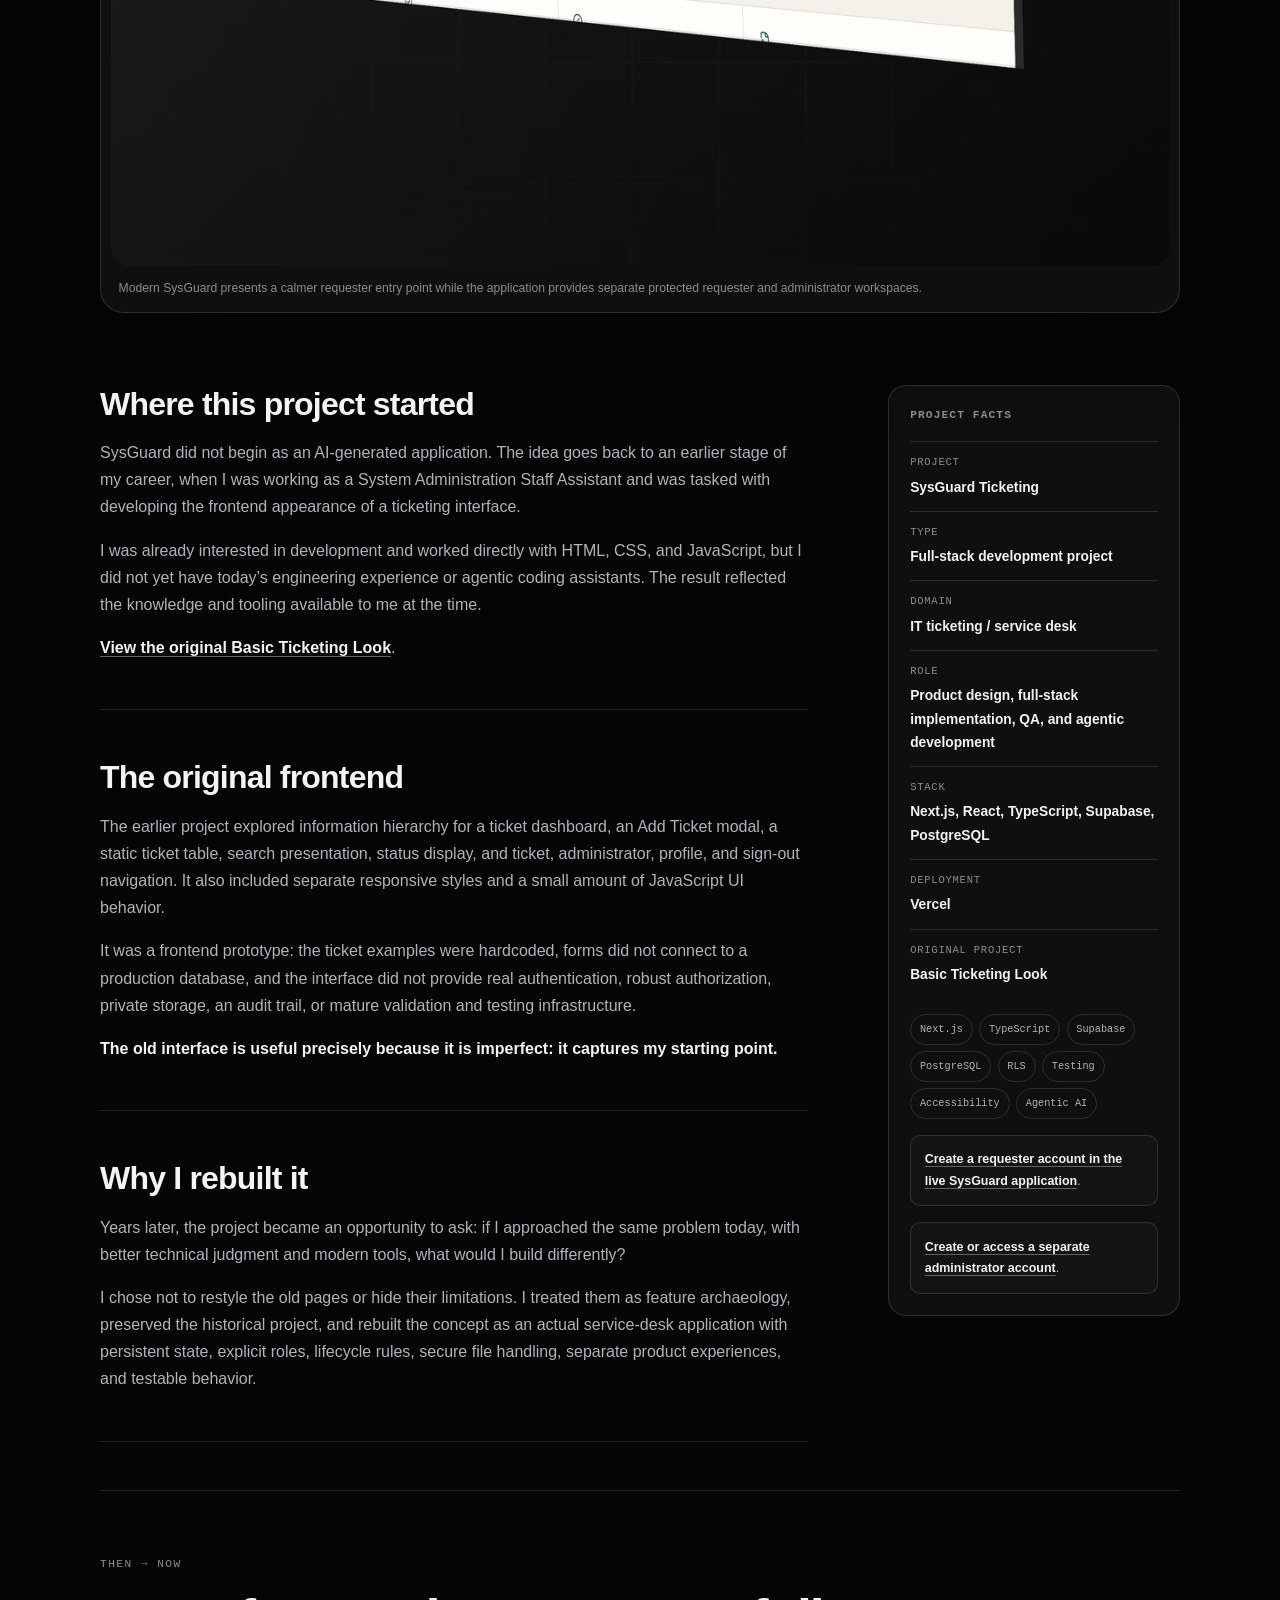
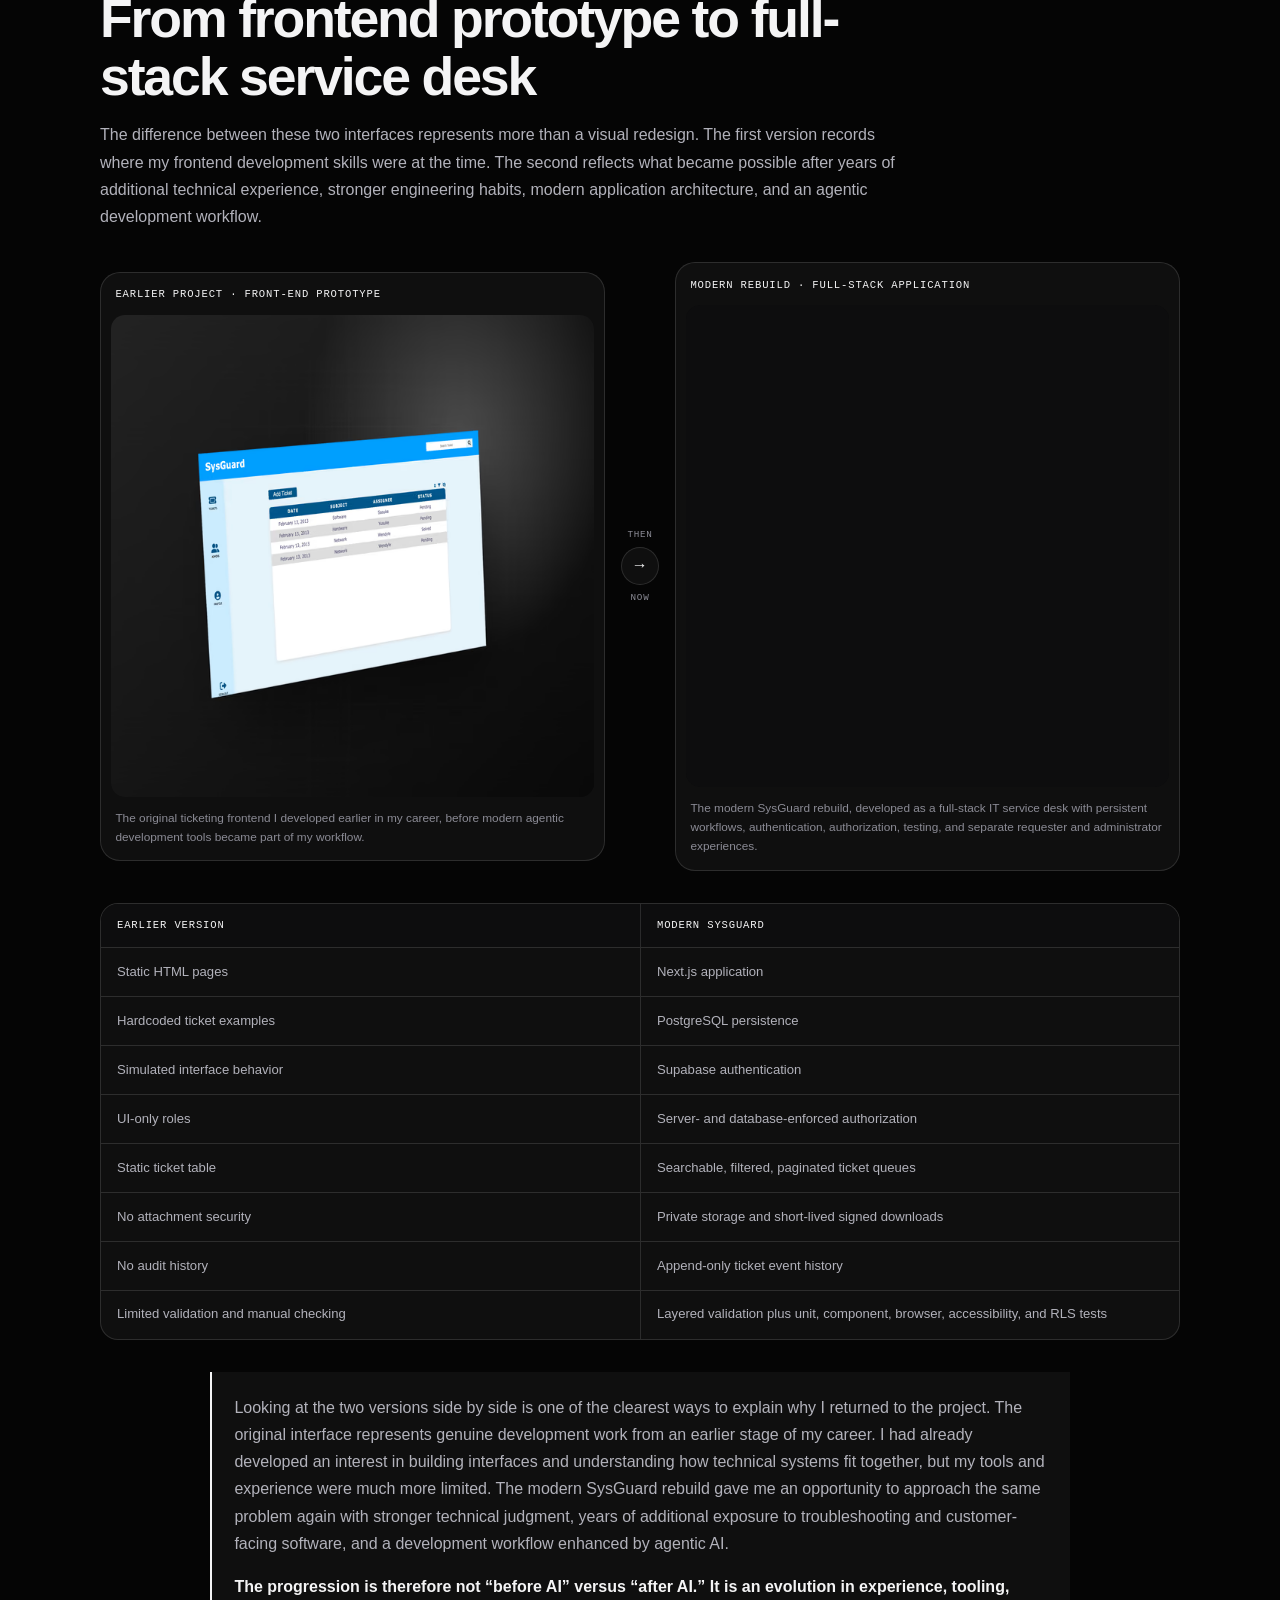
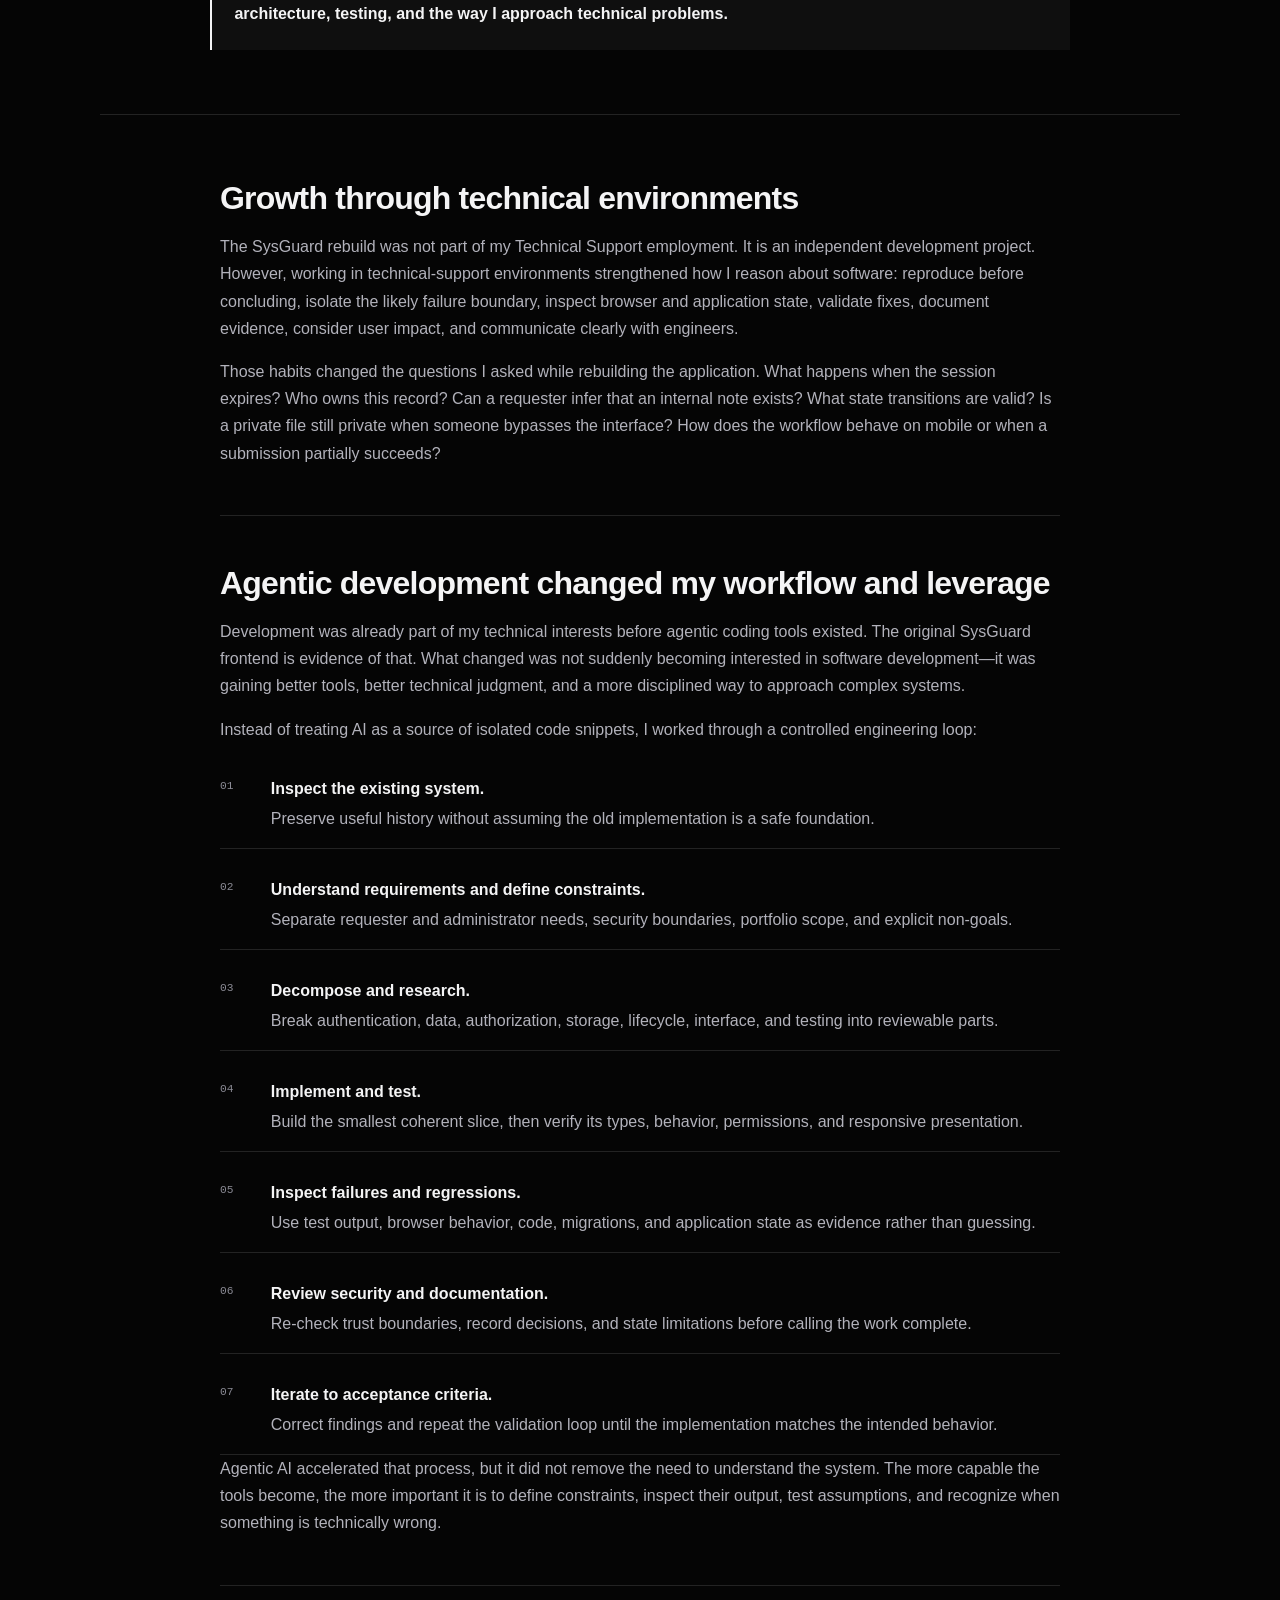
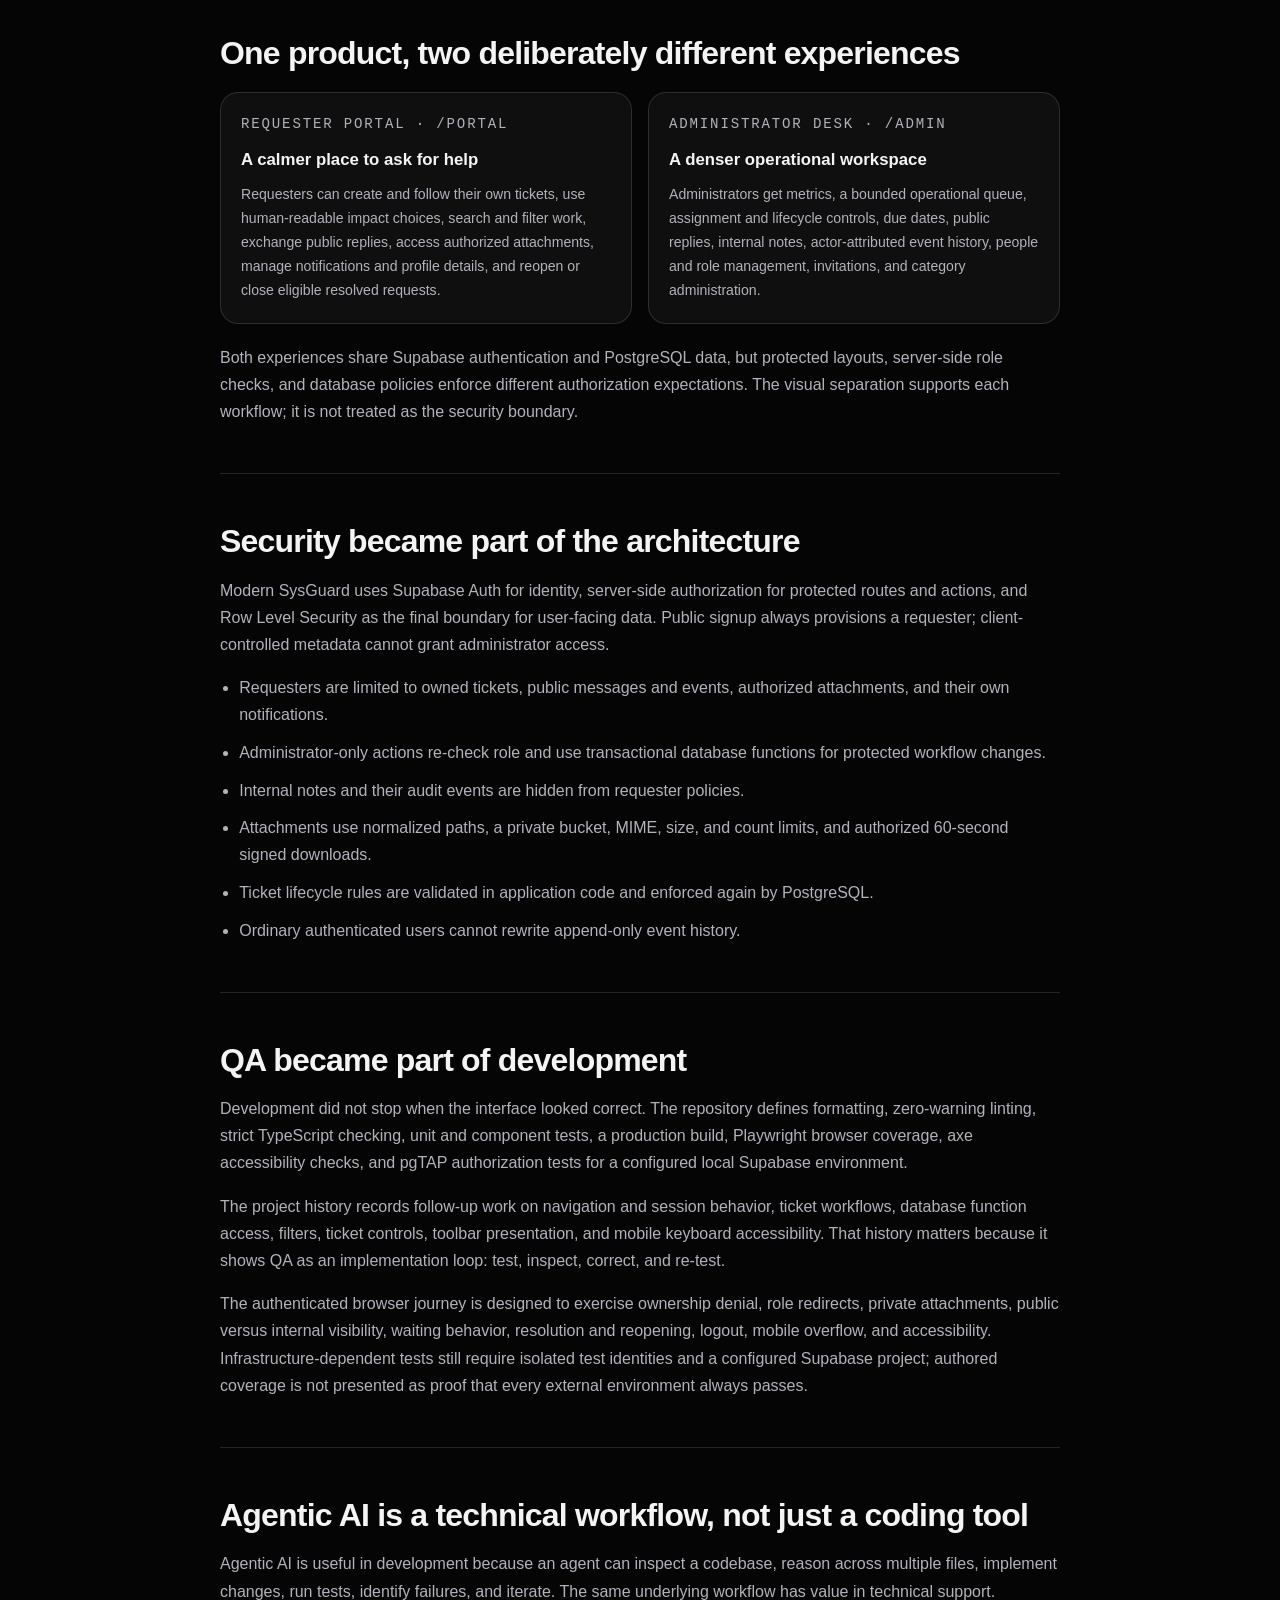
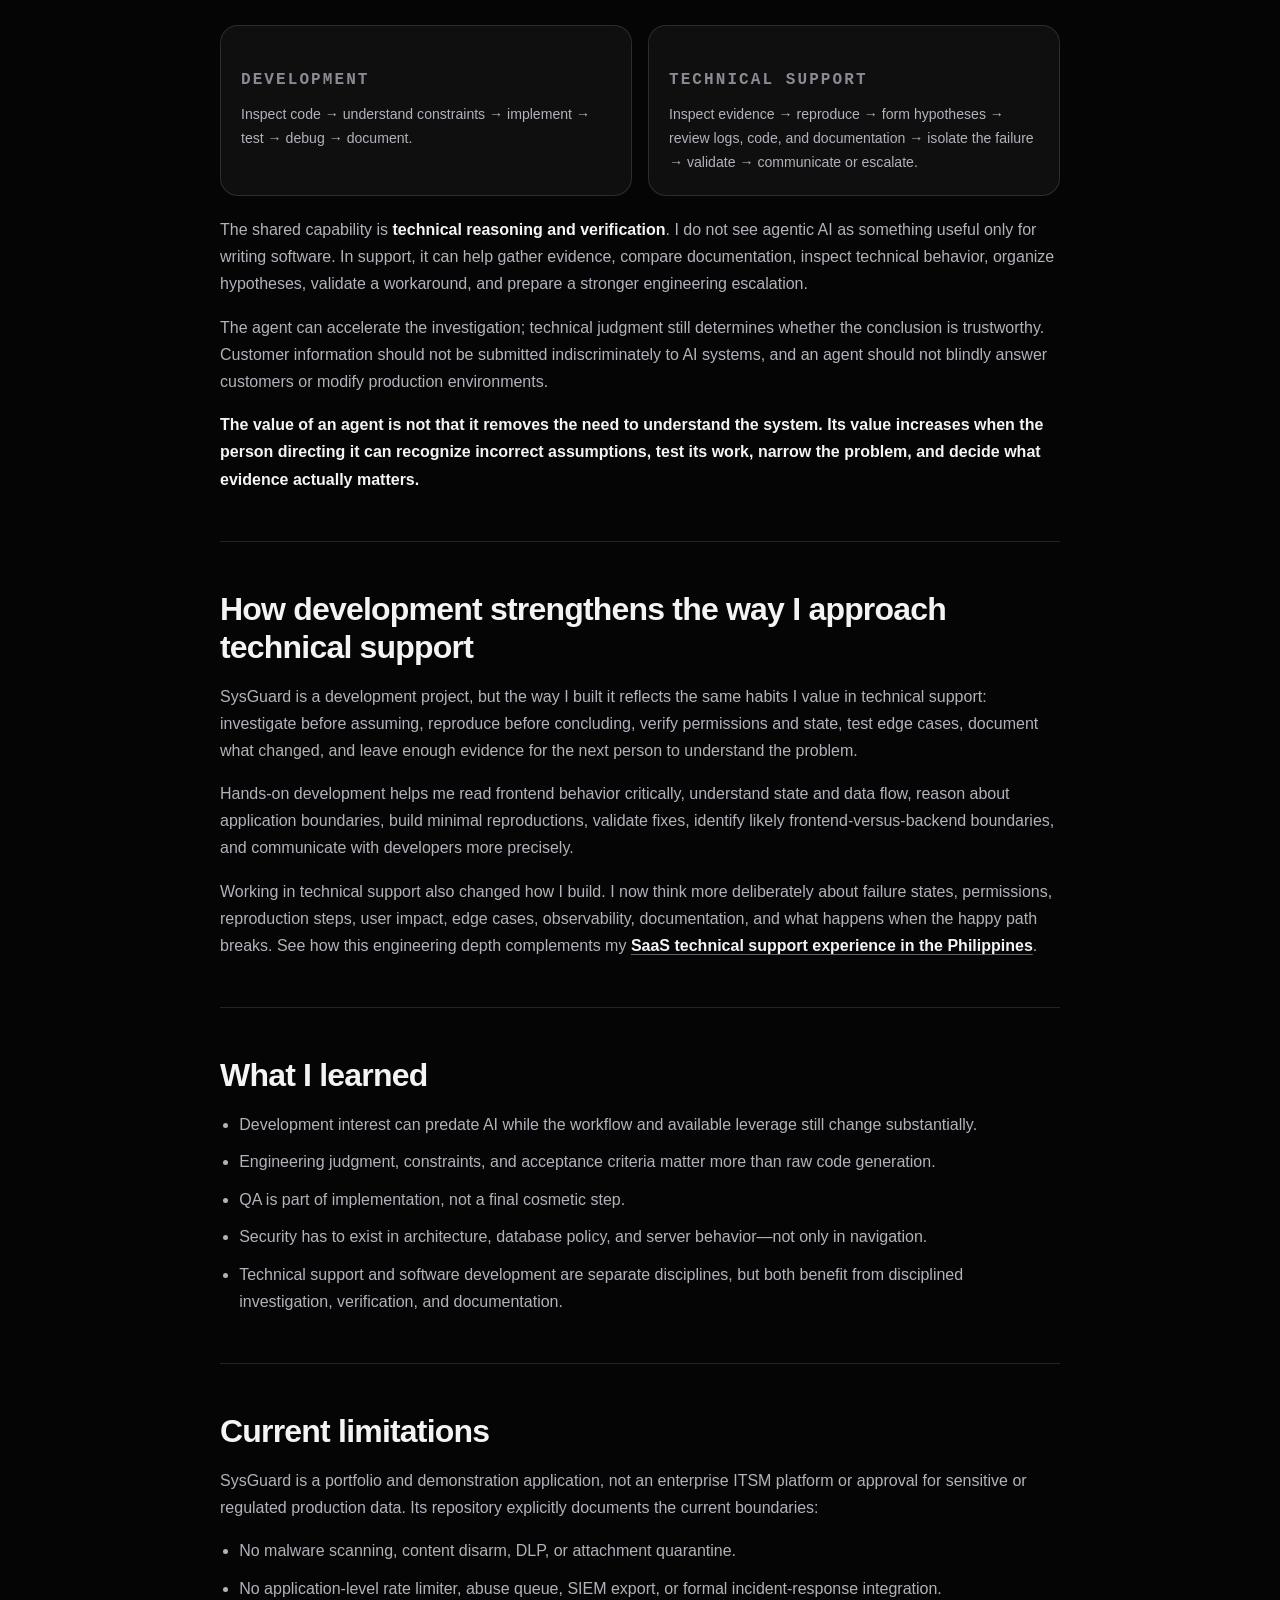
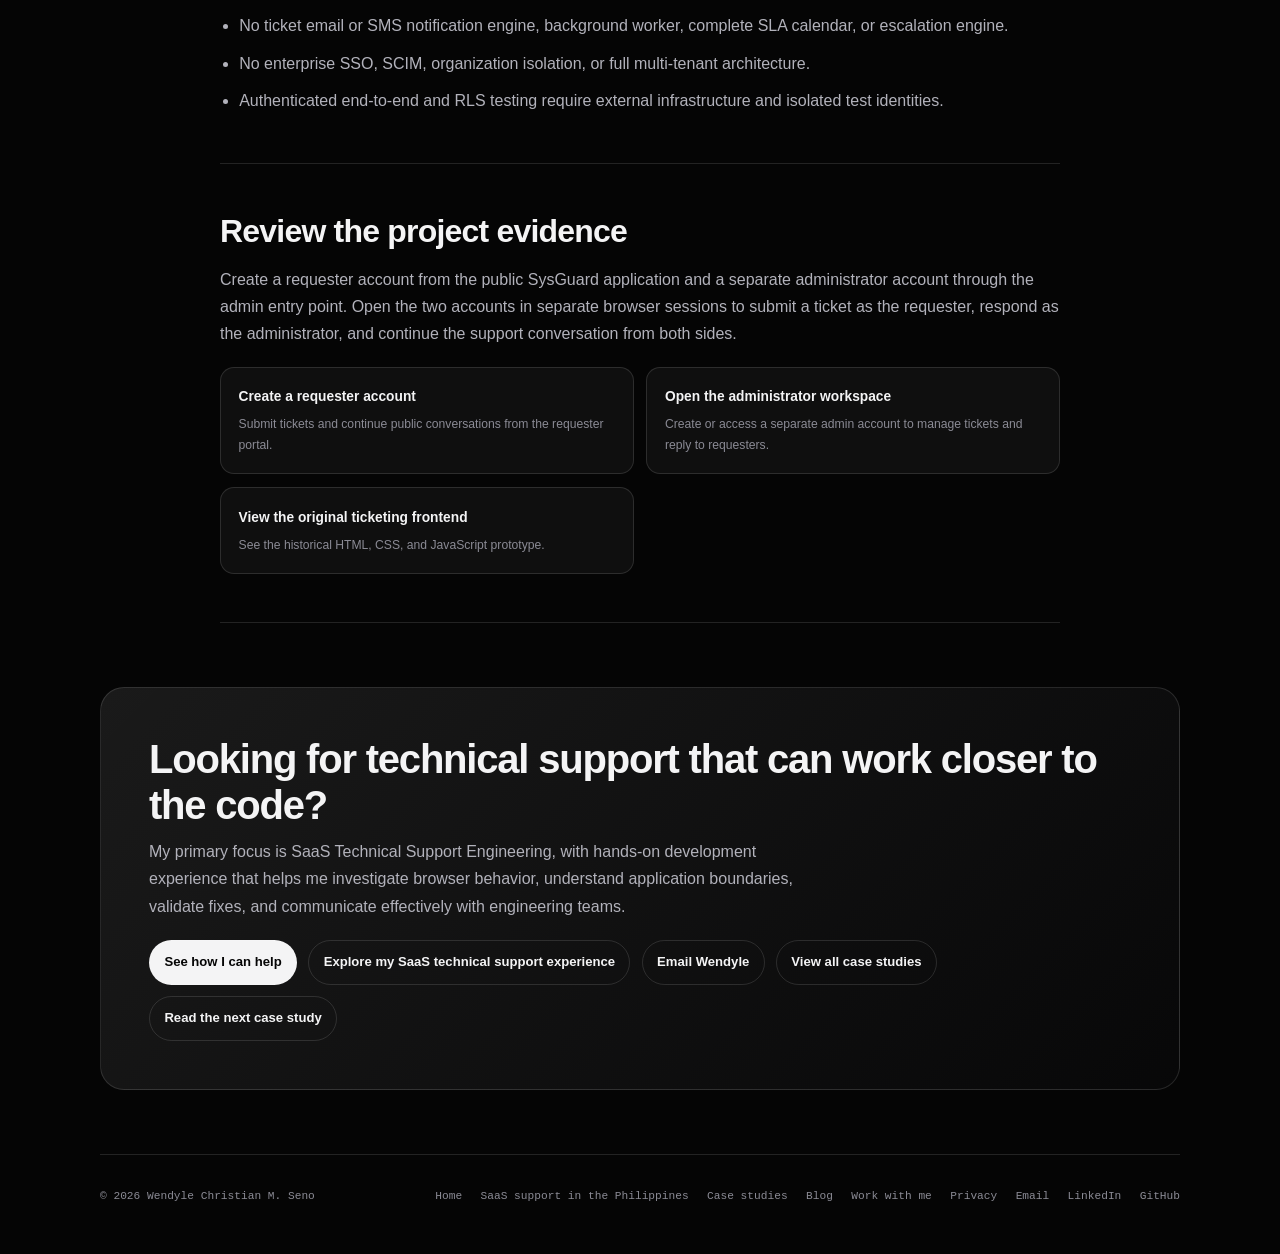
<file: case-studies/sysguard-ticketing-system/index.html>
<!doctype html>
<html lang="en">
<head>
  <!-- Google tag (gtag.js) -->
  <script async src="https://www.googletagmanager.com/gtag/js?id=G-58984RH5TE"></script>
  <script>
    window.dataLayer = window.dataLayer || [];
    function gtag(){dataLayer.push(arguments);}
    gtag('js', new Date());
    gtag('config', 'G-58984RH5TE');
  </script>
  <meta charset="utf-8">
  <meta name="viewport" content="width=device-width,initial-scale=1">
  <title>SysGuard IT Ticketing System Development Case Study — Wendyle Seno</title>
  <meta name="description" content="See how Wendyle Seno rebuilt an early ticketing frontend into a secure Next.js and Supabase IT service desk through full-stack development, testing, and agentic workflows.">
  <meta name="author" content="Wendyle Christian M. Seno">
  <meta name="robots" content="index,follow,max-image-preview:large,max-snippet:-1,max-video-preview:-1">
  <meta name="theme-color" content="#050505">
  <script>
    (() => {
      let theme = 'dark';
      try { theme = localStorage.getItem('wcs-theme') === 'light' ? 'light' : 'dark'; } catch {}
      document.documentElement.dataset.theme = theme;
      document.querySelector('meta[name="theme-color"]').content = theme === 'light' ? '#f7f7f7' : '#050505';
    })();
  </script>
  <link rel="canonical" href="https://www.wendylechristianseno.com/case-studies/sysguard-ticketing-system/">
  <meta property="og:type" content="article">
  <meta property="og:site_name" content="Wendyle Seno">
  <meta property="og:title" content="SysGuard IT Ticketing System Development Case Study — Wendyle Seno">
  <meta property="og:description" content="From a static frontend prototype to a secure Next.js and Supabase service desk with role-based workflows, private attachments, audit history, and automated testing.">
  <meta property="og:url" content="https://www.wendylechristianseno.com/case-studies/sysguard-ticketing-system/">
  <meta property="og:image" content="https://www.wendylechristianseno.com/assets/img/sysguard-ticketing-modern.png">
  <meta property="og:image:width" content="2160">
  <meta property="og:image:height" content="2160">
  <meta property="og:image:alt" content="Modern SysGuard landing page with requester actions and a support ticket preview">
  <meta property="article:published_time" content="2026-08-21">
  <meta property="article:modified_time" content="2026-08-21">
  <meta property="article:author" content="Wendyle Christian M. Seno">
  <meta name="twitter:card" content="summary_large_image">
  <meta name="twitter:title" content="SysGuard IT Ticketing System Development Case Study — Wendyle Seno">
  <meta name="twitter:description" content="How an early static ticketing frontend became a tested full-stack service desk built with Next.js, TypeScript, Supabase, and PostgreSQL.">
  <meta name="twitter:image" content="https://www.wendylechristianseno.com/assets/img/sysguard-ticketing-modern.png">
  <meta name="twitter:image:alt" content="Modern SysGuard landing page with requester actions and a support ticket preview">
  <link rel="icon" href="/favicon.ico" sizes="32x32">
  <link rel="icon" href="../../assets/img/favicon.svg" type="image/svg+xml">
  <link rel="apple-touch-icon" href="../../assets/img/apple-touch-icon.png" sizes="180x180">
  <link rel="stylesheet" href="../../css/case-study.css?v=20260907-2">
  <script defer src="../../js/analytics.js?v=20260821-1"></script>
  <script type="application/ld+json">
  {
    "@context": "https://schema.org",
    "@graph": [
      {
        "@type": "Article",
        "@id": "https://www.wendylechristianseno.com/case-studies/sysguard-ticketing-system/#article",
        "headline": "Rebuilding SysGuard: From Front-End Prototype to Full-Stack IT Ticketing System",
        "description": "How Wendyle Seno rebuilt an early ticketing frontend into a secure Next.js and Supabase IT service desk through full-stack development, testing, and an agentic development workflow.",
        "url": "https://www.wendylechristianseno.com/case-studies/sysguard-ticketing-system/",
        "mainEntityOfPage": "https://www.wendylechristianseno.com/case-studies/sysguard-ticketing-system/",
        "isPartOf": { "@id": "https://www.wendylechristianseno.com/case-studies/#page" },
        "datePublished": "2026-08-21",
        "dateModified": "2026-08-21",
        "image": "https://www.wendylechristianseno.com/assets/img/sysguard-ticketing-modern.png",
        "inLanguage": "en",
        "author": {
          "@type": "Person",
          "@id": "https://www.wendylechristianseno.com/#person",
          "name": "Wendyle Christian M. Seno",
          "url": "https://www.wendylechristianseno.com/"
        }
      },
      {
        "@type": "BreadcrumbList",
        "@id": "https://www.wendylechristianseno.com/case-studies/sysguard-ticketing-system/#breadcrumb",
        "itemListElement": [
          { "@type": "ListItem", "position": 1, "name": "Home", "item": "https://www.wendylechristianseno.com/" },
          { "@type": "ListItem", "position": 2, "name": "Case Studies", "item": "https://www.wendylechristianseno.com/case-studies/" },
          { "@type": "ListItem", "position": 3, "name": "SysGuard Ticketing System", "item": "https://www.wendylechristianseno.com/case-studies/sysguard-ticketing-system/" }
        ]
      }
    ]
  }
  </script>
</head>
<body>
  <a class="skip-link" href="#case-content">Skip to case study</a>
  <header class="case-nav">
    <nav class="case-shell case-nav-inner" aria-label="Case study navigation">
      <a class="case-brand" href="../../"><span class="case-brand-mark">WCS</span><span>Wendyle Seno</span></a>
      <div class="case-nav-links">
        <a href="../preorder-campaign-widgets/" data-analytics-event="portfolio_case_study_click" data-analytics-location="sysguard_header">Next case study</a>
        <a href="../">All case studies</a>
        <a class="case-blog-link" href="../../blog/">Blog</a>
        <a href="../../saas-technical-support-philippines/">Philippines support experience</a>
        <a href="../../work-with-me/" data-analytics-event="portfolio_hire_click" data-analytics-location="sysguard_header">Work with me</a>
        <a class="case-contact" href="mailto:senowendyle793@gmail.com?subject=Technical%20Support%20Opportunity" data-analytics-event="portfolio_email_click" data-analytics-location="sysguard_header">Email Wendyle</a>
      </div>
    </nav>
  </header>

  <main id="case-content">
    <nav class="case-shell breadcrumbs" aria-label="Breadcrumb">
      <ol><li><a href="../../">Home</a></li><li><a href="../">Case Studies</a></li><li aria-current="page">SysGuard Ticketing System</li></ol>
    </nav>

    <article>
      <header class="case-shell case-hero sysguard-case-hero">
        <p class="eyebrow">Full-stack development · IT service desk · Agentic workflow</p>
        <h1>Rebuilding SysGuard: From Front-End Prototype to Full-Stack IT Ticketing System</h1>
        <p class="case-dek">Years after building an early static frontend for an internal ticketing concept, I revisited the project and rebuilt it as SysGuard—a secure full-stack IT service desk with real authentication, persistent ticket workflows, role-based access, private attachments, audit history, automated testing, and separate requester and administrator experiences.</p>
        <div class="case-byline">
          <span>By <strong>Wendyle Christian M. Seno</strong></span>
          <span>Published <time datetime="2026-08-21">August 21, 2026</time></span>
          <span>Development project—not support employment</span>
        </div>
      </header>

      <figure class="case-shell case-media sysguard-hero-media">
        <a href="../../assets/img/sysguard-ticketing-modern.png" aria-label="Open the full-resolution modern SysGuard screenshot">
          <picture>
            <source type="image/avif" srcset="../../assets/img/generated/sysguard-ticketing-modern-640.avif 640w, ../../assets/img/generated/sysguard-ticketing-modern-1200.avif 1200w" sizes="(max-width: 1080px) 100vw, 1080px">
            <img src="../../assets/img/generated/sysguard-ticketing-modern-1200.png" alt="Angled screenshot of the modern SysGuard landing page with requester actions and a support ticket preview" width="1200" height="1200" decoding="async" fetchpriority="high">
          </picture>
        </a>
        <figcaption>Modern SysGuard presents a calmer requester entry point while the application provides separate protected requester and administrator workspaces.</figcaption>
      </figure>

      <div class="case-shell case-grid">
        <div class="case-content">
          <section aria-labelledby="started-heading">
            <h2 id="started-heading">Where this project started</h2>
            <p>SysGuard did not begin as an AI-generated application. The idea goes back to an earlier stage of my career, when I was working as a System Administration Staff Assistant and was tasked with developing the frontend appearance of a ticketing interface.</p>
            <p>I was already interested in development and worked directly with HTML, CSS, and JavaScript, but I did not yet have today’s engineering experience or agentic coding assistants. The result reflected the knowledge and tooling available to me at the time.</p>
            <p><a class="inline-link" href="https://wendyle18.github.io/Basic-Ticketing-Look/" target="_blank" rel="noopener noreferrer" data-analytics-event="portfolio_demo_click" data-analytics-location="sysguard_legacy">View the original Basic Ticketing Look</a>.</p>
          </section>

          <section aria-labelledby="original-heading">
            <h2 id="original-heading">The original frontend</h2>
            <p>The earlier project explored information hierarchy for a ticket dashboard, an Add Ticket modal, a static ticket table, search presentation, status display, and ticket, administrator, profile, and sign-out navigation. It also included separate responsive styles and a small amount of JavaScript UI behavior.</p>
            <p>It was a frontend prototype: the ticket examples were hardcoded, forms did not connect to a production database, and the interface did not provide real authentication, robust authorization, private storage, an audit trail, or mature validation and testing infrastructure.</p>
            <p><strong>The old interface is useful precisely because it is imperfect: it captures my starting point.</strong></p>
          </section>

          <section aria-labelledby="rebuild-heading">
            <h2 id="rebuild-heading">Why I rebuilt it</h2>
            <p>Years later, the project became an opportunity to ask: if I approached the same problem today, with better technical judgment and modern tools, what would I build differently?</p>
            <p>I chose not to restyle the old pages or hide their limitations. I treated them as feature archaeology, preserved the historical project, and rebuilt the concept as an actual service-desk application with persistent state, explicit roles, lifecycle rules, secure file handling, separate product experiences, and testable behavior.</p>
          </section>
        </div>

        <aside class="case-aside" aria-labelledby="facts-heading">
          <h2 id="facts-heading">Project facts</h2>
          <ul class="fact-list">
            <li><span>Project</span><strong>SysGuard Ticketing</strong></li>
            <li><span>Type</span><strong>Full-stack development project</strong></li>
            <li><span>Domain</span><strong>IT ticketing / service desk</strong></li>
            <li><span>Role</span><strong>Product design, full-stack implementation, QA, and agentic development</strong></li>
            <li><span>Stack</span><strong>Next.js, React, TypeScript, Supabase, PostgreSQL</strong></li>
            <li><span>Deployment</span><strong>Vercel</strong></li>
            <li><span>Original project</span><strong>Basic Ticketing Look</strong></li>
          </ul>
          <div class="tag-list">
            <span>Next.js</span><span>TypeScript</span><span>Supabase</span><span>PostgreSQL</span><span>RLS</span><span>Testing</span><span>Accessibility</span><span>Agentic AI</span>
          </div>
          <p class="demo-note"><a class="inline-link" href="https://sysguard-ticketing.vercel.app/" target="_blank" rel="noopener noreferrer" data-analytics-event="portfolio_demo_click" data-analytics-location="sysguard_facts">Create a requester account in the live SysGuard application</a>.</p>
          <p class="demo-note"><a class="inline-link" href="https://sysguard-ticketing.vercel.app/admin" target="_blank" rel="noopener noreferrer" data-analytics-event="portfolio_demo_click" data-analytics-location="sysguard_facts_admin">Create or access a separate administrator account</a>.</p>
        </aside>
      </div>

      <section class="case-shell case-comparison-section" aria-labelledby="then-now-heading">
        <p class="eyebrow">Then → Now</p>
        <h2 id="then-now-heading">From frontend prototype to full-stack service desk</h2>
        <p class="case-section-intro">The difference between these two interfaces represents more than a visual redesign. The first version records where my frontend development skills were at the time. The second reflects what became possible after years of additional technical experience, stronger engineering habits, modern application architecture, and an agentic development workflow.</p>

        <div class="before-after-grid">
          <figure class="comparison-figure">
            <p class="comparison-label">Earlier project · Front-end prototype</p>
            <a href="../../assets/img/sysguard-ticketing-original.png" aria-label="Open the full-resolution original SysGuard screenshot">
              <picture>
                <source type="image/avif" srcset="../../assets/img/generated/sysguard-ticketing-original-640.avif 640w, ../../assets/img/generated/sysguard-ticketing-original-1200.avif 1200w" sizes="(max-width: 760px) 100vw, 520px">
                <img src="../../assets/img/generated/sysguard-ticketing-original-1200.png" alt="Angled screenshot of the original blue SysGuard ticket dashboard with a ticket table and sidebar navigation" width="1200" height="1200" loading="lazy" decoding="async">
              </picture>
            </a>
            <figcaption>The original ticketing frontend I developed earlier in my career, before modern agentic development tools became part of my workflow.</figcaption>
          </figure>

          <div class="comparison-arrow" aria-hidden="true"><span>Then</span><b>→</b><span>Now</span></div>

          <figure class="comparison-figure">
            <p class="comparison-label">Modern rebuild · Full-stack application</p>
            <a href="../../assets/img/sysguard-ticketing-modern.png" aria-label="Open the full-resolution modern SysGuard screenshot">
              <picture>
                <source type="image/avif" srcset="../../assets/img/generated/sysguard-ticketing-modern-640.avif 640w, ../../assets/img/generated/sysguard-ticketing-modern-1200.avif 1200w" sizes="(max-width: 760px) 100vw, 520px">
                <img src="../../assets/img/generated/sysguard-ticketing-modern-1200.png" alt="Angled screenshot of the modern SysGuard landing page with requester actions and a support ticket preview" width="1200" height="1200" loading="lazy" decoding="async">
              </picture>
            </a>
            <figcaption>The modern SysGuard rebuild, developed as a full-stack IT service desk with persistent workflows, authentication, authorization, testing, and separate requester and administrator experiences.</figcaption>
          </figure>
        </div>

        <div class="version-comparison" role="list" aria-label="Comparison between the earlier ticketing prototype and modern SysGuard">
          <div class="comparison-row comparison-row-head" aria-hidden="true"><span>Earlier version</span><span>Modern SysGuard</span></div>
          <div class="comparison-row" role="listitem"><span>Static HTML pages</span><span>Next.js application</span></div>
          <div class="comparison-row" role="listitem"><span>Hardcoded ticket examples</span><span>PostgreSQL persistence</span></div>
          <div class="comparison-row" role="listitem"><span>Simulated interface behavior</span><span>Supabase authentication</span></div>
          <div class="comparison-row" role="listitem"><span>UI-only roles</span><span>Server- and database-enforced authorization</span></div>
          <div class="comparison-row" role="listitem"><span>Static ticket table</span><span>Searchable, filtered, paginated ticket queues</span></div>
          <div class="comparison-row" role="listitem"><span>No attachment security</span><span>Private storage and short-lived signed downloads</span></div>
          <div class="comparison-row" role="listitem"><span>No audit history</span><span>Append-only ticket event history</span></div>
          <div class="comparison-row" role="listitem"><span>Limited validation and manual checking</span><span>Layered validation plus unit, component, browser, accessibility, and RLS tests</span></div>
        </div>

        <div class="comparison-reflection">
          <p>Looking at the two versions side by side is one of the clearest ways to explain why I returned to the project. The original interface represents genuine development work from an earlier stage of my career. I had already developed an interest in building interfaces and understanding how technical systems fit together, but my tools and experience were much more limited. The modern SysGuard rebuild gave me an opportunity to approach the same problem again with stronger technical judgment, years of additional exposure to troubleshooting and customer-facing software, and a development workflow enhanced by agentic AI.</p>
          <p><strong>The progression is therefore not “before AI” versus “after AI.” It is an evolution in experience, tooling, architecture, testing, and the way I approach technical problems.</strong></p>
        </div>
      </section>

      <div class="case-shell case-article-body case-content">
        <section aria-labelledby="technical-growth-heading">
          <h2 id="technical-growth-heading">Growth through technical environments</h2>
          <p>The SysGuard rebuild was not part of my Technical Support employment. It is an independent development project. However, working in technical-support environments strengthened how I reason about software: reproduce before concluding, isolate the likely failure boundary, inspect browser and application state, validate fixes, document evidence, consider user impact, and communicate clearly with engineers.</p>
          <p>Those habits changed the questions I asked while rebuilding the application. What happens when the session expires? Who owns this record? Can a requester infer that an internal note exists? What state transitions are valid? Is a private file still private when someone bypasses the interface? How does the workflow behave on mobile or when a submission partially succeeds?</p>
        </section>

        <section aria-labelledby="agentic-development-heading">
          <h2 id="agentic-development-heading">Agentic development changed my workflow and leverage</h2>
          <p>Development was already part of my technical interests before agentic coding tools existed. The original SysGuard frontend is evidence of that. What changed was not suddenly becoming interested in software development—it was gaining better tools, better technical judgment, and a more disciplined way to approach complex systems.</p>
          <p>Instead of treating AI as a source of isolated code snippets, I worked through a controlled engineering loop:</p>
          <ol class="case-steps agentic-steps">
            <li><div><strong>Inspect the existing system.</strong> Preserve useful history without assuming the old implementation is a safe foundation.</div></li>
            <li><div><strong>Understand requirements and define constraints.</strong> Separate requester and administrator needs, security boundaries, portfolio scope, and explicit non-goals.</div></li>
            <li><div><strong>Decompose and research.</strong> Break authentication, data, authorization, storage, lifecycle, interface, and testing into reviewable parts.</div></li>
            <li><div><strong>Implement and test.</strong> Build the smallest coherent slice, then verify its types, behavior, permissions, and responsive presentation.</div></li>
            <li><div><strong>Inspect failures and regressions.</strong> Use test output, browser behavior, code, migrations, and application state as evidence rather than guessing.</div></li>
            <li><div><strong>Review security and documentation.</strong> Re-check trust boundaries, record decisions, and state limitations before calling the work complete.</div></li>
            <li><div><strong>Iterate to acceptance criteria.</strong> Correct findings and repeat the validation loop until the implementation matches the intended behavior.</div></li>
          </ol>
          <p>Agentic AI accelerated that process, but it did not remove the need to understand the system. The more capable the tools become, the more important it is to define constraints, inspect their output, test assumptions, and recognize when something is technically wrong.</p>
        </section>

        <section aria-labelledby="architecture-heading">
          <h2 id="architecture-heading">One product, two deliberately different experiences</h2>
          <div class="architecture-grid">
            <article>
              <p class="eyebrow">Requester portal · /portal</p>
              <h3>A calmer place to ask for help</h3>
              <p>Requesters can create and follow their own tickets, use human-readable impact choices, search and filter work, exchange public replies, access authorized attachments, manage notifications and profile details, and reopen or close eligible resolved requests.</p>
            </article>
            <article>
              <p class="eyebrow">Administrator desk · /admin</p>
              <h3>A denser operational workspace</h3>
              <p>Administrators get metrics, a bounded operational queue, assignment and lifecycle controls, due dates, public replies, internal notes, actor-attributed event history, people and role management, invitations, and category administration.</p>
            </article>
          </div>
          <p>Both experiences share Supabase authentication and PostgreSQL data, but protected layouts, server-side role checks, and database policies enforce different authorization expectations. The visual separation supports each workflow; it is not treated as the security boundary.</p>
        </section>

        <section aria-labelledby="security-heading">
          <h2 id="security-heading">Security became part of the architecture</h2>
          <p>Modern SysGuard uses Supabase Auth for identity, server-side authorization for protected routes and actions, and Row Level Security as the final boundary for user-facing data. Public signup always provisions a requester; client-controlled metadata cannot grant administrator access.</p>
          <ul>
            <li>Requesters are limited to owned tickets, public messages and events, authorized attachments, and their own notifications.</li>
            <li>Administrator-only actions re-check role and use transactional database functions for protected workflow changes.</li>
            <li>Internal notes and their audit events are hidden from requester policies.</li>
            <li>Attachments use normalized paths, a private bucket, MIME, size, and count limits, and authorized 60-second signed downloads.</li>
            <li>Ticket lifecycle rules are validated in application code and enforced again by PostgreSQL.</li>
            <li>Ordinary authenticated users cannot rewrite append-only event history.</li>
          </ul>
        </section>

        <section aria-labelledby="qa-heading">
          <h2 id="qa-heading">QA became part of development</h2>
          <p>Development did not stop when the interface looked correct. The repository defines formatting, zero-warning linting, strict TypeScript checking, unit and component tests, a production build, Playwright browser coverage, axe accessibility checks, and pgTAP authorization tests for a configured local Supabase environment.</p>
          <p>The project history records follow-up work on navigation and session behavior, ticket workflows, database function access, filters, ticket controls, toolbar presentation, and mobile keyboard accessibility. That history matters because it shows QA as an implementation loop: test, inspect, correct, and re-test.</p>
          <p>The authenticated browser journey is designed to exercise ownership denial, role redirects, private attachments, public versus internal visibility, waiting behavior, resolution and reopening, logout, mobile overflow, and accessibility. Infrastructure-dependent tests still require isolated test identities and a configured Supabase project; authored coverage is not presented as proof that every external environment always passes.</p>
        </section>

        <section aria-labelledby="agentic-support-heading">
          <h2 id="agentic-support-heading">Agentic AI is a technical workflow, not just a coding tool</h2>
          <p>Agentic AI is useful in development because an agent can inspect a codebase, reason across multiple files, implement changes, run tests, identify failures, and iterate. The same underlying workflow has value in technical support.</p>
          <div class="workflow-comparison">
            <article>
              <h3 class="eyebrow">Development</h3>
              <p>Inspect code → understand constraints → implement → test → debug → document.</p>
            </article>
            <article>
              <h3 class="eyebrow">Technical support</h3>
              <p>Inspect evidence → reproduce → form hypotheses → review logs, code, and documentation → isolate the failure → validate → communicate or escalate.</p>
            </article>
          </div>
          <p>The shared capability is <strong>technical reasoning and verification</strong>. I do not see agentic AI as something useful only for writing software. In support, it can help gather evidence, compare documentation, inspect technical behavior, organize hypotheses, validate a workaround, and prepare a stronger engineering escalation.</p>
          <p>The agent can accelerate the investigation; technical judgment still determines whether the conclusion is trustworthy. Customer information should not be submitted indiscriminately to AI systems, and an agent should not blindly answer customers or modify production environments.</p>
          <p><strong>The value of an agent is not that it removes the need to understand the system. Its value increases when the person directing it can recognize incorrect assumptions, test its work, narrow the problem, and decide what evidence actually matters.</strong></p>
        </section>

        <section aria-labelledby="support-depth-heading">
          <h2 id="support-depth-heading">How development strengthens the way I approach technical support</h2>
          <p>SysGuard is a development project, but the way I built it reflects the same habits I value in technical support: investigate before assuming, reproduce before concluding, verify permissions and state, test edge cases, document what changed, and leave enough evidence for the next person to understand the problem.</p>
          <p>Hands-on development helps me read frontend behavior critically, understand state and data flow, reason about application boundaries, build minimal reproductions, validate fixes, identify likely frontend-versus-backend boundaries, and communicate with developers more precisely.</p>
          <p>Working in technical support also changed how I build. I now think more deliberately about failure states, permissions, reproduction steps, user impact, edge cases, observability, documentation, and what happens when the happy path breaks. See how this engineering depth complements my <a class="inline-link" href="../../saas-technical-support-philippines/">SaaS technical support experience in the Philippines</a>.</p>
        </section>

        <section aria-labelledby="learned-heading">
          <h2 id="learned-heading">What I learned</h2>
          <ul>
            <li>Development interest can predate AI while the workflow and available leverage still change substantially.</li>
            <li>Engineering judgment, constraints, and acceptance criteria matter more than raw code generation.</li>
            <li>QA is part of implementation, not a final cosmetic step.</li>
            <li>Security has to exist in architecture, database policy, and server behavior—not only in navigation.</li>
            <li>Technical support and software development are separate disciplines, but both benefit from disciplined investigation, verification, and documentation.</li>
          </ul>
        </section>

        <section aria-labelledby="limitations-heading">
          <h2 id="limitations-heading">Current limitations</h2>
          <p>SysGuard is a portfolio and demonstration application, not an enterprise ITSM platform or approval for sensitive or regulated production data. Its repository explicitly documents the current boundaries:</p>
          <ul>
            <li>No malware scanning, content disarm, DLP, or attachment quarantine.</li>
            <li>No application-level rate limiter, abuse queue, SIEM export, or formal incident-response integration.</li>
            <li>No ticket email or SMS notification engine, background worker, complete SLA calendar, or escalation engine.</li>
            <li>No enterprise SSO, SCIM, organization isolation, or full multi-tenant architecture.</li>
            <li>Authenticated end-to-end and RLS testing require external infrastructure and isolated test identities.</li>
          </ul>
        </section>

        <section aria-labelledby="evidence-heading">
          <h2 id="evidence-heading">Review the project evidence</h2>
          <p>Create a requester account from the public SysGuard application and a separate administrator account through the admin entry point. Open the two accounts in separate browser sessions to submit a ticket as the requester, respond as the administrator, and continue the support conversation from both sides.</p>
          <div class="evidence-link-grid">
            <a href="https://sysguard-ticketing.vercel.app/" target="_blank" rel="noopener noreferrer" data-analytics-event="portfolio_demo_click" data-analytics-location="sysguard_demo"><strong>Create a requester account</strong><span>Submit tickets and continue public conversations from the requester portal.</span></a>
            <a href="https://sysguard-ticketing.vercel.app/admin" target="_blank" rel="noopener noreferrer" data-analytics-event="portfolio_demo_click" data-analytics-location="sysguard_demo_admin"><strong>Open the administrator workspace</strong><span>Create or access a separate admin account to manage tickets and reply to requesters.</span></a>
            <a href="https://wendyle18.github.io/Basic-Ticketing-Look/" target="_blank" rel="noopener noreferrer" data-analytics-event="portfolio_demo_click" data-analytics-location="sysguard_legacy"><strong>View the original ticketing frontend</strong><span>See the historical HTML, CSS, and JavaScript prototype.</span></a>
          </div>
        </section>
      </div>

      <section class="case-shell case-cta" aria-labelledby="cta-heading">
        <h2 id="cta-heading">Looking for technical support that can work closer to the code?</h2>
        <p>My primary focus is SaaS Technical Support Engineering, with hands-on development experience that helps me investigate browser behavior, understand application boundaries, validate fixes, and communicate effectively with engineering teams.</p>
        <div class="case-cta-actions">
          <a class="case-button case-button-primary" href="../../work-with-me/" data-analytics-event="portfolio_hire_click" data-analytics-location="sysguard_cta">See how I can help</a>
          <a class="case-button" href="../../saas-technical-support-philippines/">Explore my SaaS technical support experience</a>
          <a class="case-button" href="mailto:senowendyle793@gmail.com?subject=Technical%20Support%20Opportunity" data-analytics-event="portfolio_email_click" data-analytics-location="sysguard_cta">Email Wendyle</a>
          <a class="case-button" href="../">View all case studies</a>
          <a class="case-button" href="../preorder-campaign-widgets/" data-analytics-event="portfolio_case_study_click" data-analytics-location="sysguard_cta">Read the next case study</a>
        </div>
      </section>
    </article>
  </main>

  <footer class="case-shell case-footer">
    <span>© 2026 Wendyle Christian M. Seno</span>
    <nav aria-label="Footer links">
      <a href="../../">Home</a><a href="../../saas-technical-support-philippines/">SaaS support in the Philippines</a><a href="../">Case studies</a><a href="../../blog/">Blog</a><a href="../../work-with-me/">Work with me</a><a href="../../privacy/">Privacy</a>
      <a href="mailto:senowendyle793@gmail.com?subject=Technical%20Support%20Opportunity" data-analytics-event="portfolio_email_click" data-analytics-location="sysguard_footer">Email</a>
      <a href="https://www.linkedin.com/in/wendylechristianseno/" target="_blank" rel="noopener noreferrer" data-analytics-event="portfolio_linkedin_click" data-analytics-location="sysguard_footer">LinkedIn</a>
      <a href="https://github.com/Wendyle18" target="_blank" rel="noopener noreferrer" data-analytics-event="portfolio_github_click" data-analytics-location="sysguard_footer">GitHub</a>
    </nav>
  </footer>
</body>
</html>
</file>
<file: css/index.css>
/* ═══ TOKENS ═══════════════════════════════ */
:root {
    --bg:       #050505;
    --bg-soft:  #0d0d0e;
    --surface:  rgba(255,255,255,0.045);
    --surf-hov: rgba(255,255,255,0.08);
    --border:   rgba(255,255,255,0.1);
    --bord-hov: rgba(255,255,255,0.24);
    --text:     #f4f4f5;
    --sub:      #a1a1aa;
    --muted:    #8b8b95;
    --cyan:     #e4e4e7;
    --purple:   #a1a1aa;
    --green:    #a3a3a3;
    --amber:    #d4d4d8;
    --grad:     linear-gradient(135deg,#fafafa 0%,#9ca3af 100%);
    --grad-s:   linear-gradient(135deg,rgba(255,255,255,.1),rgba(161,161,170,.06));
    --glow:     0 16px 44px rgba(0,0,0,.34),0 0 0 1px rgba(255,255,255,.04);
    --r-sm:     8px;  --r: 12px;  --r-lg: 18px;
    --max:      760px;
    --fd:       ui-sans-serif,-apple-system,BlinkMacSystemFont,"Segoe UI",sans-serif;
    --fb:       ui-sans-serif,-apple-system,BlinkMacSystemFont,"Segoe UI",sans-serif;
    --fm:       ui-monospace,SFMono-Regular,Menlo,Monaco,Consolas,"Liberation Mono",monospace;
    --ease:     cubic-bezier(.22,1,.36,1);
  }
  [data-theme="light"] {
    --bg:#f7f7f7; --bg-soft:#ededed;
    --surface:rgba(255,255,255,.78); --surf-hov:rgba(255,255,255,.96);
    --border:rgba(0,0,0,.1); --bord-hov:rgba(0,0,0,.22);
    --text:#111111; --sub:#3f3f46; --muted:#5f5f69;
    --cyan:#18181b; --purple:#52525b; --green:#52525b;
  }

  /* ═══ RESET ════════════════════════════════ */
  *,*::before,*::after{margin:0;padding:0;box-sizing:border-box}
  html{scroll-behavior:smooth}
  body{font-family:var(--fb);background:var(--bg);color:var(--text);line-height:1.7;-webkit-font-smoothing:antialiased;overflow-x:hidden}
  a{color:inherit;text-decoration:none}
  img{display:block;max-width:100%}
  button{font-family:var(--fb);cursor:pointer;border:none}
  .sr-only{position:absolute;width:1px;height:1px;padding:0;margin:-1px;overflow:hidden;clip:rect(0,0,0,0);white-space:nowrap;border:0}
  .skip-link{position:fixed;top:.75rem;left:.75rem;z-index:1100;padding:.65rem .9rem;border-radius:8px;background:var(--text);color:var(--bg);font-weight:700;transform:translateY(-150%);transition:transform .15s}
  .skip-link:focus{transform:translateY(0)}

  /* ═══ BACKGROUND ═══════════════════════════ */
  .bg-canvas{position:fixed;inset:0;z-index:0;pointer-events:none;overflow:hidden}
  .bg-canvas::before{content:'';position:absolute;inset:0;background-image:radial-gradient(rgba(255,255,255,.045) 1px,transparent 1px);background-size:34px 34px}
  .orb{position:absolute;border-radius:50%;filter:blur(80px);animation:orbDrift 14s ease-in-out infinite alternate}
  .orb-1{width:560px;height:560px;top:-180px;left:-140px;opacity:.18;background:radial-gradient(circle,rgba(255,255,255,.12),transparent 68%)}
  .orb-2{width:420px;height:420px;top:28%;right:-110px;opacity:.12;background:radial-gradient(circle,rgba(161,161,170,.12),transparent 68%);animation-duration:10s;animation-delay:-5s}
  .orb-3{width:320px;height:320px;bottom:8%;left:15%;opacity:.1;background:radial-gradient(circle,rgba(212,212,216,.1),transparent 68%);animation-duration:18s;animation-delay:-9s}
  @keyframes orbDrift{from{transform:translate(0,0) scale(1)}to{transform:translate(28px,38px) scale(1.07)}}
  [data-theme="light"] .bg-canvas::before{background-image:radial-gradient(rgba(50,130,200,.065) 1px,transparent 1px)}
  [data-theme="light"] .orb{opacity:.14}

  /* ═══════════════════════════════════════════
     FLOATING PILL NAV
  ═══════════════════════════════════════════ */
  .pill-nav {
    position:fixed; top:0; left:0; right:0;
    z-index:900;
    height:74px;
    display:flex; flex-direction:row; align-items:flex-start; justify-content:center; gap:.35rem;
    padding:0 clamp(.75rem,2.5vw,2rem);
    background:transparent;
    border:0;
    border-radius:0;
    box-shadow:none;
    transition:background .3s,border-color .3s,box-shadow .3s;
    white-space:nowrap;
    pointer-events:none;
  }
  .pill-nav::before,.pill-nav::after{
    content:'';position:absolute;top:0;height:38px;
    background:rgba(13,13,14,.74);
    border-bottom:0;
    backdrop-filter:blur(24px);-webkit-backdrop-filter:blur(24px);
    pointer-events:none;
  }
  .pill-nav::before{left:0;right:calc(50% + 430px)}
  .pill-nav::after{left:calc(50% + 430px);right:0}
  [data-theme="light"] .pill-nav::before,[data-theme="light"] .pill-nav::after{background:rgba(247,247,247,.86)}
  .notch-sidebar::after{
    content:'';position:absolute;top:0;left:50%;transform:translateX(-50%);
    width:min(860px,calc(100vw - 1rem));height:64px;pointer-events:none;
    background:rgba(13,13,14,.84);
    border:1px solid var(--border);border-top:0;
    border-radius:0 0 26px 26px;
    box-shadow:0 18px 52px rgba(0,0,0,.36),0 1px 0 rgba(255,255,255,.04) inset;
    backdrop-filter:blur(24px);-webkit-backdrop-filter:blur(24px);
    z-index:0;
  }
  [data-theme="light"] .notch-sidebar::after{background:rgba(247,247,247,.92);box-shadow:0 16px 42px rgba(0,0,0,.12)}
  .pill-logo,.pill-links,.pill-right{position:relative;z-index:1;pointer-events:auto}

  /* Sliding indicator */
  .pill-indicator{
    position:absolute; top:0; left:0;
    height:36px;
    background:var(--surf-hov);
    border:1px solid var(--bord-hov);
    border-radius:999px; pointer-events:none;
    transition:left .32s var(--ease),width .32s var(--ease),opacity .2s;
    opacity:0;
  }

  /* Logo inside pill */
  .pill-logo{
    height:64px;display:flex;flex-direction:row;align-items:center;gap:.55rem;
    font-family:var(--fd);font-size:.92rem;font-weight:800;
    color:var(--text);padding:0 .7rem;border-bottom:0;
    flex-shrink:0;
  }
  .logo-mark{display:inline-flex;align-items:center;justify-content:center;width:34px;height:34px;border:1px solid var(--border);border-radius:12px;background:rgba(255,255,255,.04);font-size:.66rem;letter-spacing:.08em}
  .logo-copy{font-size:.78rem;letter-spacing:0;color:var(--sub);font-family:var(--fb);font-weight:600}
  .pill-sep{display:none}

  /* Nav links */
  .pill-links{height:64px;display:flex;flex-direction:row;align-items:center;gap:.2rem}
  .pill-links a{
    position:relative;display:flex;align-items:center;gap:.38rem;
    font-size:.78rem; font-weight:600; line-height:1;
    color:var(--sub); padding:.5rem .64rem; border-radius:999px;
    transition:color .2s,background .2s;
  }
  .pill-links a:hover{color:var(--text);background:rgba(255,255,255,.045)}
  .pill-links a.active{color:var(--text)}
  .nav-ico{width:15px;height:15px;flex:0 0 15px;fill:none;stroke:currentColor;stroke-width:1.8;stroke-linecap:round;stroke-linejoin:round}

  /* Services navigation disclosure */
  .pill-services{position:relative;height:64px;display:flex;align-items:center}
  .pill-services>.pill-services-overview{padding-right:.3rem}
  .pill-services-toggle{
    position:relative;width:26px;min-width:26px;height:32px;margin-left:-.2rem;padding:0;
    border-radius:999px;background:transparent;color:var(--sub);
    transition:color .15s,background .15s;
  }
  .pill-services-toggle span{
    position:absolute;left:50%;top:50%;width:6px;height:6px;
    border-right:1.5px solid currentColor;border-bottom:1.5px solid currentColor;
    transform:translate(-50%,-65%) rotate(45deg);
    transition:transform .18s var(--ease);
  }
  .pill-services-toggle:hover,.pill-services-toggle:focus-visible{color:var(--text);background:var(--surf-hov)}
  .pill-services-toggle:focus-visible{outline:2px solid var(--text);outline-offset:2px}
  .pill-services:is(:hover,:focus-within,.is-open) .pill-services-toggle span{transform:translate(-50%,-35%) rotate(225deg)}
  .pill-services-menu{
    position:absolute;top:54px;left:50%;z-index:3;
    width:286px;padding:.45rem;
    border:1px solid var(--border);border-radius:14px;
    background:rgba(13,13,14,.98);
    box-shadow:0 18px 44px rgba(0,0,0,.42);
    backdrop-filter:blur(24px);-webkit-backdrop-filter:blur(24px);
    white-space:normal;
    opacity:0;visibility:hidden;pointer-events:none;
    transform:translate(-50%,-7px);
    transition:opacity .16s var(--ease),transform .16s var(--ease),visibility 0s linear .16s;
  }
  [data-theme="light"] .pill-services-menu{background:rgba(247,247,247,.98);box-shadow:0 16px 38px rgba(0,0,0,.16)}
  .pill-services:is(:hover,:focus-within,.is-open) .pill-services-menu{
    opacity:1;visibility:visible;pointer-events:auto;transform:translate(-50%,0);transition-delay:0s;
  }
  .pill-services.is-dismissed .pill-services-menu{
    opacity:0;visibility:hidden;pointer-events:none;transform:translate(-50%,-7px);transition-delay:0s;
  }
  .pill-services.is-dismissed .pill-services-toggle span{transform:translate(-50%,-65%) rotate(45deg)}
  .pill-links .pill-service-page{
    display:block;padding:.72rem .78rem;border-radius:10px;
    color:var(--sub);line-height:1.35;
  }
  .pill-links .pill-service-page+.pill-service-page{border-top:1px solid var(--border);border-top-left-radius:0;border-top-right-radius:0}
  .pill-links .pill-service-page:hover,.pill-links .pill-service-page:focus-visible{color:var(--text);background:var(--surf-hov)}
  .pill-links .pill-service-page:focus-visible{outline:2px solid var(--text);outline-offset:-2px}
  .pill-service-title{display:block;font-size:.79rem;font-weight:700;color:var(--text)}
  .pill-service-desc{display:block;margin-top:.18rem;font-size:.69rem;font-weight:500;line-height:1.45;color:var(--muted)}

  /* Right controls */
  .pill-right{height:64px;display:flex;flex-direction:row;align-items:center;gap:.42rem;margin-top:0}

  .pill-theme{
    width:34px;min-width:34px;height:34px;border-radius:999px;padding:0;
    background:transparent; color:var(--sub);
    display:flex;align-items:center;justify-content:center;
    transition:color .15s,background .15s;
  }
  .pill-theme:hover{background:var(--surf-hov);color:var(--text)}
  .theme-icon,.theme-icon svg{display:block;width:17px;height:17px}
  .theme-icon svg{fill:none;stroke:currentColor;stroke-width:1.85;stroke-linecap:round;stroke-linejoin:round}
  .theme-icon-moon{display:none!important}
  [data-theme="light"] .theme-icon-sun{display:none!important}
  [data-theme="light"] .theme-icon-moon{display:block!important}

  /* Hire Me button inside pill */
  .pill-hire{
    font-size:.78rem; font-weight:700;
    background:var(--text); color:var(--bg) !important;
    -webkit-text-fill-color:var(--bg);
    padding:.52rem .88rem; border-radius:999px;
    transition:opacity .15s,transform .15s,background .15s; flex-shrink:0;
  }
  .pill-hire:hover{opacity:.9;transform:translateY(-1px)}

  /* Hamburger, mobile only */
  .pill-ham{
    display:none; flex-direction:column; gap:4.5px;
    width:34px;height:34px; align-items:center; justify-content:center;
    background:var(--surf-hov); border-radius:999px; flex-shrink:0;
  }
  .pill-ham span{display:block;width:14px;height:1.5px;background:var(--sub);border-radius:2px;transition:all .22s ease}
  .pill-ham.open span:nth-child(1){transform:translateY(6px) rotate(45deg)}
  .pill-ham.open span:nth-child(2){opacity:0;transform:scaleX(0)}
  .pill-ham.open span:nth-child(3){transform:translateY(-6px) rotate(-45deg)}

  /* ── Mobile sheet ─────────────────────────── */
  .pill-sheet{
    position:fixed; top:78px; left:50%;
    transform:translateX(-50%) translateY(-10px);
    z-index:899;
    width:min(330px,calc(100vw - 2rem));
    background:rgba(13,13,14,.96);
    backdrop-filter:blur(28px); -webkit-backdrop-filter:blur(28px);
    border:1px solid var(--border); border-radius:18px;
    padding:.6rem; gap:2px;
    display:flex; flex-direction:column;
    box-shadow:0 16px 48px rgba(0,0,0,.5);
    opacity:0; pointer-events:none; visibility:hidden;
    transition:opacity .2s var(--ease),transform .2s var(--ease),visibility 0s linear .2s;
  }
  .pill-sheet.open{opacity:1;pointer-events:all;visibility:visible;transform:translateX(-50%) translateY(0);transition-delay:0s}
  [data-theme="light"] .pill-sheet{background:rgba(247,247,247,.97);box-shadow:0 16px 48px rgba(0,0,0,.16)}

  .pill-sheet a,.sheet-action{
    font-size:.9rem; font-weight:500; color:var(--sub);
    padding:.7rem 1rem; border-radius:12px;
    display:flex; align-items:center; gap:.65rem;
    transition:background .14s,color .14s;
    text-align:left; width:100%;
    background:none;
  }
  .pill-sheet a:hover,.sheet-action:hover{background:var(--surf-hov);color:var(--text)}
  .si{font-size:.95rem;width:20px;text-align:center;flex-shrink:0;filter:grayscale(1);opacity:.72}
  .sheet-service-pages{display:flex;flex-direction:column;gap:2px;margin:-.1rem 0 .2rem 2.95rem;padding-left:.7rem;border-left:1px solid var(--border)}
  .pill-sheet .sheet-sub-link{display:block;padding:.52rem .7rem;border-radius:9px;white-space:normal}
  .sheet-sub-link>span{display:block;font-size:.84rem;font-weight:650;color:var(--text);line-height:1.35}
  .sheet-sub-link>small{display:block;margin-top:.12rem;font-size:.7rem;line-height:1.4;color:var(--muted)}
  .sheet-sep{height:1px;background:var(--border);margin:.25rem 0}

  /* Email action row inside sheet */
  .sheet-copy-row{
    display:flex; align-items:center; gap:.65rem;
    padding:.7rem 1rem; border-radius:12px;
    background:rgba(255,255,255,.04);
    border:1px solid var(--border);
    transition:background .14s,border-color .14s;
  }
  .sheet-copy-row:hover{background:var(--surf-hov);border-color:var(--bord-hov)}
  .sheet-copy-row .si{color:var(--text)}
  .sheet-copy-label{font-size:.9rem;font-weight:600;color:var(--text)}
  .sheet-email-addr{font-family:var(--fm);font-size:.72rem;color:var(--muted);margin-top:.1rem}

  /* ═══ LAYOUT ════════════════════════════════ */
  .wrap{position:relative;z-index:1;max-width:var(--max);margin:0 auto;padding:0 clamp(1.25rem,4vw,2rem)}
  @media (min-width:900px){
    .wrap{max-width:860px;margin-left:auto;margin-right:auto}
  }
  .section{padding:5rem 0;border-top:1px solid var(--border)}

  .sec-label{font-family:var(--fm);font-size:.68rem;font-weight:500;letter-spacing:.14em;text-transform:uppercase;color:var(--muted);display:flex;align-items:center;gap:.6rem;margin-bottom:.85rem}
  .sec-label::before{content:'';display:block;width:16px;height:1.5px;background:var(--cyan);border-radius:1px}
  .sec-title{font-family:var(--fd);font-size:clamp(1.65rem,3.5vw,2.2rem);font-weight:800;letter-spacing:-.03em;line-height:1.1;color:var(--text);margin-bottom:.5rem}
  .sec-desc{font-size:.965rem;color:var(--sub);max-width:480px;line-height:1.75;margin-bottom:2.5rem}
  .grad-text{background:var(--grad);-webkit-background-clip:text;-webkit-text-fill-color:transparent;background-clip:text}
  [data-theme="light"] .grad-text,
  [data-theme="light"] .stat-num{
    background:none;
    -webkit-text-fill-color:currentColor;
    color:#18181b;
  }
  [data-theme="light"] .morph-word{color:#3f3f46}

  .glass{background:var(--surface);border:1px solid var(--border);border-radius:var(--r);backdrop-filter:blur(12px);-webkit-backdrop-filter:blur(12px);transition:border-color .2s,background .2s,box-shadow .2s}
  .glass:hover{border-color:var(--bord-hov);background:var(--surf-hov)}

  /* ═══ BUTTONS ═══════════════════════════════ */
  .btn{display:inline-flex;align-items:center;gap:.5rem;padding:.7rem 1.5rem;border-radius:var(--r-sm);font-size:.9rem;font-weight:600;transition:all .18s var(--ease);white-space:nowrap}
  .btn-p{background:var(--text);color:var(--bg)}
  .btn-p:hover{transform:translateY(-2px);box-shadow:var(--glow)}
  .btn-o{background:var(--surface);border:1px solid var(--border);color:var(--text)}
  .btn-o:hover{border-color:var(--bord-hov);color:var(--text);background:var(--surf-hov)}
  .btn-g{color:var(--sub);padding-left:.25rem;padding-right:.25rem;font-weight:500}
  .btn-g:hover{color:var(--text)}

  /* ═══ AVAILABILITY BADGE ════════════════════ */
  .avail{display:inline-flex;align-items:center;gap:.5rem;font-family:var(--fm);font-size:.7rem;font-weight:500;letter-spacing:.06em;text-transform:uppercase;color:var(--sub);background:rgba(255,255,255,.04);border:1px solid var(--border);padding:.3rem .85rem;border-radius:99px}
  .dot{width:6px;height:6px;border-radius:50%;background:var(--sub);box-shadow:0 0 6px rgba(255,255,255,.24);animation:blink 2.2s ease-in-out infinite}
  @keyframes blink{0%,100%{opacity:1}50%{opacity:.28}}

  /* ═══ HERO ══════════════════════════════════ */
  .hero{min-height:100vh;display:flex;align-items:center;padding:120px 0 5rem}
  .hero-inner{display:flex;align-items:center;justify-content:space-between;gap:3rem;flex-wrap:wrap}
  .hero-text{flex:1;min-width:280px}
  .hero-greeting{font-family:var(--fm);font-size:.76rem;color:var(--muted);letter-spacing:.08em;margin-bottom:.7rem;display:flex;align-items:center;gap:.45rem}
  .hero-greeting em{color:var(--cyan);font-style:normal}
  .hero-name{font-family:var(--fd);font-size:clamp(2.4rem,6.5vw,3.75rem);font-weight:800;letter-spacing:-.04em;line-height:1;margin-bottom:.45rem}
  .hero-position{display:block;max-width:38ch;margin-top:.75rem;font-family:var(--fb);font-size:clamp(.95rem,2.4vw,1.08rem);font-weight:500;letter-spacing:0;line-height:1.45;color:var(--sub)}
  .hero-role{
    font-family:var(--fb);font-size:clamp(.95rem,2.4vw,1.08rem);font-weight:500;
    letter-spacing:0;min-height:1.6em;margin-bottom:1.5rem;color:var(--sub);
    position:relative;width:min(100%,28ch);
  }
  [data-theme="light"] .hero-role{color:#52525b}
  .hero-desc{font-size:.955rem;color:var(--sub);line-height:1.78;max-width:520px;margin-bottom:.85rem}
  .hero-location-link{max-width:520px;margin-bottom:1rem;font-size:.82rem;line-height:1.55}
  .hero-location-link a{color:var(--text);font-weight:750;text-decoration:underline;text-decoration-color:var(--border);text-underline-offset:4px}
  .hero-location-link a:hover,.hero-location-link a:focus-visible{text-decoration-color:currentColor}
  .hero-action-row{display:flex;align-items:center;justify-content:space-between;gap:1rem;max-width:455px;width:100%;flex-wrap:wrap}
  .hero-ctas{display:flex;gap:0;flex-wrap:wrap;align-items:center}
  .hero-email-link{display:inline-flex;align-items:center;min-height:44px;padding:.65rem 1rem;border-radius:999px;background:var(--text);color:var(--bg);font-size:.8rem;font-weight:750;transition:transform .2s var(--ease),box-shadow .2s}
  .hero-email-link:hover,.hero-email-link:focus-visible{transform:translateY(-2px);box-shadow:var(--glow);outline:2px solid var(--text);outline-offset:3px}
  .shared-tooltip-actions{position:relative;isolation:isolate;padding:1.7rem 0 .15rem}
  .shared-tooltip{
    position:absolute;z-index:20;padding:.38rem .72rem;border-radius:11px;
    background:rgba(255,255,255,.78);color:#18181b;border:1px solid rgba(255,255,255,.18);
    box-shadow:0 10px 30px rgba(0,0,0,.22);backdrop-filter:blur(18px);-webkit-backdrop-filter:blur(18px);
    font-size:.76rem;font-weight:600;line-height:1;white-space:nowrap;pointer-events:none;
    opacity:0;transform:translate(-50%,-80%) scale(.96);
    transition:opacity .16s var(--ease),transform .22s var(--ease),left .22s var(--ease),top .22s var(--ease);
  }
  [data-theme="light"] .shared-tooltip{background:rgba(24,24,27,.86);color:#fff;border-color:rgba(0,0,0,.08)}
  .shared-tooltip.show{opacity:1;transform:translate(-50%,-100%) scale(1)}
  .hero-action{
    position:relative;z-index:1;width:48px;height:48px;border-radius:50%;
    display:inline-flex;align-items:center;justify-content:center;
    margin-left:-10px;border:3px solid var(--bg);background:var(--surface);color:var(--text);
    box-shadow:0 8px 24px rgba(0,0,0,.18);transition:transform .25s var(--ease),background .2s,border-color .2s,box-shadow .2s;
  }
  .hero-email-link + .hero-action{margin-left:.5rem}
  .hero-action:hover,.hero-action:focus-visible{z-index:4;transform:translateY(-8px);background:var(--surf-hov);border-color:var(--bg);box-shadow:0 16px 36px rgba(0,0,0,.26);outline:none}
  .hero-action:focus-visible{box-shadow:0 0 0 2px var(--text),0 16px 36px rgba(0,0,0,.26)}
  .cta-icon{width:21px;height:21px;display:block;flex-shrink:0}
  .gmail-icon{color:#d93025}
  .linkedin-icon{color:#0a66c2}
  .github-icon,.work-icon{color:currentColor}
  [data-theme="light"] .hero-action{border-color:var(--bg);background:rgba(255,255,255,.86);color:#18181b}
  [data-theme="light"] .hero-action:hover,[data-theme="light"] .hero-action:focus-visible{background:#fff}
  .hero-loc{font-family:var(--fm);font-size:.72rem;color:var(--muted);display:flex;align-items:center;gap:.4rem;margin:1.7rem 0 .15rem auto;white-space:nowrap}
  .hero-loc span{filter:grayscale(1)}

  /* Photo with glow ring */
  .photo-wrap{position:relative;display:inline-block;flex-shrink:0}
  .photo-ring{position:absolute;inset:-5px;border-radius:50%;background:var(--grad);z-index:0;animation:ringPulse 3.5s ease-in-out infinite alternate}
  @keyframes ringPulse{from{opacity:.55;transform:scale(1)}to{opacity:1;transform:scale(1.05)}}
  .hero-photo{width:130px;height:130px;border-radius:50%;object-fit:cover;position:relative;z-index:1;border:3px solid var(--bg)}

  /* ═══ STATS ═════════════════════════════════ */
  .stats-s{padding:0 0 4rem;scroll-margin-top:96px}
  .stats-grid{display:grid;grid-template-columns:repeat(4,1fr);gap:clamp(1rem,2vw,1.6rem);border:0;border-radius:0;background:transparent;backdrop-filter:none;overflow:visible}
  .stat-card{padding:1.15rem .35rem 1.35rem;text-align:center;border:0;background:transparent;position:relative;overflow:visible}
  .stat-card:last-child{border-right:0}
  .stat-card:hover{background:transparent}
  .stat-card::after{content:none}
  .stat-card:focus{outline:none}
  .stat-card:focus-visible{outline:2px solid var(--bord-hov);outline-offset:4px;z-index:20}
  .folder-stat{min-height:172px;display:flex;flex-direction:column;align-items:center;justify-content:flex-end}
  .stat-folder-preview{position:relative;width:72px;height:58px;margin:0 auto .75rem;isolation:isolate}
  .folder-shell{position:absolute;inset:8px 0 0;perspective:600px}
  .folder-back,.folder-cover,.folder-paper{position:absolute;left:0;right:0;bottom:0;border-radius:8px}
  .folder-back{height:46px;background:#52525b;clip-path:path("M 0 12 Q 0 4 8 4 L 25 4 Q 31 4 34 0 L 43 0 Q 49 0 52 4 L 64 4 Q 72 4 72 12 L 72 46 L 0 46 Z")}
  .folder-paper{height:34px;left:5px;right:5px;bottom:3px;background:rgba(255,255,255,.78);border:1px solid rgba(255,255,255,.45);transform:translateY(3px);transition:transform .28s var(--ease)}
  .folder-cover{height:38px;background:#5f5f68;transform-origin:50% 100%;transition:transform .28s var(--ease),background .2s;box-shadow:inset 0 1px 0 rgba(255,255,255,.16)}
  .folder-glyph{position:absolute;inset:0;display:flex;align-items:center;justify-content:center;font-family:var(--fm);font-size:.68rem;font-weight:700;color:#f4f4f5;letter-spacing:.02em}
  .folder-popover{position:absolute;left:50%;top:48%;width:176px;height:150px;z-index:6;opacity:0;transform:translate(-50%,-50%) scale(.7);transition:opacity .3s var(--ease),transform .6s var(--ease);pointer-events:none}
  .brand-mark{position:absolute;left:50%;top:50%;min-width:0;width:52px;height:52px;border-radius:50%;border:2px solid rgba(255,255,255,.82);background:var(--bg-soft);color:var(--text);box-shadow:0 14px 34px rgba(0,0,0,.34);display:flex;align-items:center;justify-content:center;padding:.35rem;font-family:var(--fm);font-size:.56rem;font-weight:800;opacity:0;transform:translate(-50%,-50%) scale(.7);transition:transform .6s var(--ease),opacity .28s var(--ease),box-shadow .2s var(--ease)}
  .brand-icon{width:100%;height:100%;display:block;object-fit:contain}
  .folder-stat:hover,.folder-stat:focus-visible,.folder-stat.preview-active{z-index:30}
  .folder-stat:hover .folder-cover,.folder-stat:focus-visible .folder-cover,.folder-stat.preview-active .folder-cover{transform:rotateX(-34deg);background:#52525b}
  .folder-stat:hover .folder-paper,.folder-stat:focus-visible .folder-paper,.folder-stat.preview-active .folder-paper{transform:translateY(-8px)}
  .folder-stat:hover .folder-popover,.folder-stat:focus-visible .folder-popover,.folder-stat.preview-active .folder-popover{opacity:1;transform:translate(-50%,-58%) scale(1)}
  .folder-stat:hover .brand-mark,.folder-stat:focus-visible .brand-mark,.folder-stat.preview-active .brand-mark{opacity:1;box-shadow:0 18px 44px rgba(0,0,0,.4);transform:translate(calc(-50% + var(--x,0px)),calc(-50% + var(--y,0px))) scale(1)}
  .popover-2 .brand-mark:nth-child(1){--x:57px;--y:-57px;transition-delay:.04s}
  .popover-2 .brand-mark:nth-child(2){--x:-57px;--y:-57px;transition-delay:0s}
  .popover-3 .brand-mark:nth-child(1){--x:69px;--y:-40px;transition-delay:.08s}
  .popover-3 .brand-mark:nth-child(2){--x:0px;--y:-80px;transition-delay:.04s}
  .popover-3 .brand-mark:nth-child(3){--x:-69px;--y:-40px;transition-delay:0s}
  .popover-4 .brand-mark:nth-child(1){--x:74px;--y:-31px;transition-delay:.12s}
  .popover-4 .brand-mark:nth-child(2){--x:31px;--y:-74px;transition-delay:.08s}
  .popover-4 .brand-mark:nth-child(3){--x:-31px;--y:-74px;transition-delay:.04s}
  .popover-4 .brand-mark:nth-child(4){--x:-74px;--y:-31px;transition-delay:0s}
  .logo-yotpo,.logo-essential,.logo-api{background:#111;color:#fff}
  .logo-cite,.logo-bigcommerce,.logo-wordpress,.logo-helpscout,.logo-salesforce,.logo-html,.logo-css,.logo-js,.logo-shopify{background:#f8fafc;color:#111}
  .stat-num{font-family:var(--fd);font-size:1.85rem;font-weight:800;letter-spacing:-.04em;background:var(--grad);-webkit-background-clip:text;-webkit-text-fill-color:transparent;background-clip:text;line-height:1;margin-bottom:.35rem}
  .stat-lbl{font-size:.72rem;font-weight:500;letter-spacing:.04em;text-transform:uppercase;color:var(--muted)}

  /* ═══ ABOUT ═════════════════════════════════ */
  .about-main p{font-size:.975rem;color:var(--sub);line-height:1.8;margin-bottom:.9rem}
  .about-main p:last-child{margin-bottom:0}
  .about-grid{margin-top:1.75rem}
  .cylinder-carousel{position:relative;display:grid;grid-template-columns:42px minmax(0,1fr) 42px;grid-template-areas:"prev stage next" "dots dots dots";align-items:center;gap:.75rem;overflow:clip;padding:.35rem 0 .75rem}
  .cyl-stage{grid-area:stage;position:relative;height:292px;perspective:980px;outline:none;overflow:visible;isolation:isolate}
  .cyl-ring{position:absolute;inset:0;transform-style:preserve-3d}
  .about-card{padding:1.35rem 1.45rem}
  .about-card.cyl-item{
    position:absolute;top:50%;left:50%;
    width:min(370px,86%);min-height:218px;
    display:flex;flex-direction:column;justify-content:flex-start;
    transform:translate(-50%,-50%) translateX(var(--cyl-x,0)) translateZ(var(--cyl-z,0)) rotateY(var(--cyl-rot,0deg)) scale(var(--cyl-scale,1));
    opacity:var(--cyl-opacity,1);z-index:var(--cyl-zindex,1);
    pointer-events:none;backface-visibility:hidden;transform-style:preserve-3d;
    transition:transform .68s var(--ease),opacity .38s var(--ease),filter .38s var(--ease),border-color .2s,background .2s;
    filter:blur(var(--cyl-blur,0));
  }
  .about-card.cyl-item.is-active{pointer-events:auto;border-color:var(--bord-hov);background:var(--surf-hov);box-shadow:0 22px 58px rgba(0,0,0,.28)}
  .about-card.cyl-item[aria-hidden="true"]{visibility:hidden}
  .ac-icon{width:38px;height:38px;border-radius:50%;display:flex;align-items:center;justify-content:center;margin-bottom:.9rem;background:rgba(255,255,255,.06);border:1px solid var(--border);font-size:1.05rem;filter:grayscale(1);opacity:.9}
  .about-card h3{font-family:var(--fd);font-size:.94rem;font-weight:700;color:var(--text);margin-bottom:.45rem}
  .about-card p{font-size:.89rem;color:var(--sub);line-height:1.7}
  .cyl-btn{grid-area:prev;width:42px;height:42px;border-radius:50%;display:flex;align-items:center;justify-content:center;background:var(--surface);border:1px solid var(--border);color:var(--sub);transition:background .18s,border-color .18s,color .18s,transform .18s}
  .cyl-next{grid-area:next}
  .cyl-btn svg{width:18px;height:18px;fill:none;stroke:currentColor;stroke-width:2;stroke-linecap:round;stroke-linejoin:round}
  .cyl-btn:hover,.cyl-btn:focus-visible{background:var(--surf-hov);border-color:var(--bord-hov);color:var(--text);transform:translateY(-1px);outline:none}
  .cyl-dots{grid-area:dots;display:flex;justify-content:center;gap:.45rem;margin-top:.2rem}
  .cyl-dot{width:7px;height:7px;border-radius:999px;background:var(--border);border:0;transition:width .22s var(--ease),background .18s}
  .cyl-dot[aria-selected="true"]{width:22px;background:var(--text)}
  .cyl-stage:focus-visible{outline:2px solid var(--bord-hov);outline-offset:6px;border-radius:18px}
  @media (prefers-reduced-motion:reduce){
    .about-card.cyl-item{transition:none}
    .cyl-dot{transition:none}
  }

  /* ═══ TIMELINE ══════════════════════════════ */
  .career-heading-row{display:flex;align-items:center;justify-content:space-between;gap:1rem;margin-bottom:.5rem}
  .career-heading-row .sec-title{margin-bottom:0}
  .career-resume-cta{display:inline-flex;align-items:center;justify-content:center;gap:.5rem;flex-shrink:0;padding:.62rem 1rem;border:1px solid var(--border);border-radius:999px;background:var(--surface);color:var(--text);font-size:.78rem;font-weight:700;line-height:1;transition:transform .18s var(--ease),border-color .18s,background .18s,box-shadow .18s}
  .career-resume-cta svg{width:16px;height:16px;fill:none;stroke:currentColor;stroke-width:1.8;stroke-linecap:round;stroke-linejoin:round}
  .career-resume-cta:hover{transform:translateY(-2px);border-color:var(--bord-hov);background:var(--surf-hov);box-shadow:var(--glow)}
  .career-resume-cta:focus-visible{outline:2px solid var(--text);outline-offset:3px;border-color:var(--bord-hov)}
  .timeline{margin-top:.5rem}
  .tl-item{display:grid;grid-template-columns:130px 1px 1fr;gap:0 1.5rem;padding-bottom:2.5rem;position:relative}
  .tl-item:last-child{padding-bottom:0}
  .tl-line{background:var(--border);position:relative;margin-top:7px}
  .tl-item:last-child .tl-line{background:linear-gradient(to bottom,var(--border),transparent)}
  .tl-line::before{content:'';position:absolute;top:0;left:50%;transform:translateX(-50%);width:10px;height:10px;border-radius:50%;background:var(--bg-soft);border:2px solid var(--border);z-index:1;transition:all .2s}
  .tl-item:hover .tl-line::before,.tl-item.cur .tl-line::before{border-color:var(--cyan);background:var(--cyan);box-shadow:0 0 8px var(--cyan)}
  .tl-meta{padding-top:4px;text-align:right}
  .tl-date{font-family:var(--fm);font-size:.7rem;color:var(--muted);line-height:1.4}
  .tl-badge{display:inline-block;font-family:var(--fm);font-size:.62rem;font-weight:500;letter-spacing:.05em;padding:.15rem .5rem;border-radius:99px;margin-top:.35rem}
  .badge-now{background:rgba(255,255,255,.06);color:var(--text);border:1px solid var(--border)}
  .tl-content{padding-top:2px}
  .tl-role{font-family:var(--fd);font-size:.965rem;font-weight:700;color:var(--text);line-height:1.3;margin-bottom:.2rem}
  .tl-co{font-size:.82rem;color:var(--muted);margin-bottom:.6rem;display:flex;align-items:center;gap:.48rem;flex-wrap:wrap}
  .tl-company-logos{display:inline-flex;align-items:center}
  .tl-company-logo{width:22px;height:22px;border-radius:50%;border:1px solid rgba(255,255,255,.16);background:#fff;color:#111;display:inline-flex;align-items:center;justify-content:center;font-family:var(--fm);font-size:.48rem;font-weight:800;padding:3px;box-shadow:0 7px 18px rgba(0,0,0,.18)}
  .tl-company-logo + .tl-company-logo{margin-left:-6px}
  [data-theme="light"] .tl-company-logo{border-color:rgba(0,0,0,.1);box-shadow:0 5px 14px rgba(0,0,0,.08)}
  .tl-tags{display:flex;flex-wrap:wrap;gap:.35rem;margin-bottom:.7rem}
  .tl-tag{font-size:.67rem;font-weight:600;letter-spacing:.03em;padding:.15rem .55rem;border-radius:99px;border:1.5px solid}
  .t-ft{color:var(--sub);background:rgba(255,255,255,.04);border-color:var(--border)}
  .t-fl{color:var(--sub);background:rgba(255,255,255,.04);border-color:var(--border)}
  .t-in{color:var(--sub);background:rgba(255,255,255,.04);border-color:var(--border)}
  .t-re{color:var(--sub);background:rgba(255,255,255,.04);border-color:var(--border)}
  .t-hy{color:var(--sub);background:rgba(255,255,255,.04);border-color:var(--border)}
  .t-on{color:var(--muted);background:rgba(100,116,139,.1);border-color:rgba(100,116,139,.2)}
  .tl-desc{font-size:.875rem;color:var(--sub);line-height:1.7}
  .tl-dm{display:none}

  /* ═══ SKILLS ════════════════════════════════ */
  .agent-bento-grid{display:flex;align-items:flex-start;flex-wrap:wrap;gap:.65rem;margin-top:.5rem}
  .bento-stack{display:flex;flex-direction:column;gap:.65rem;min-width:0}
  .bento-stack-narrow{flex:0 1 32%}
  .bento-stack-wide{flex:1 1 0}
  .sk-group{margin-bottom:0}
  .sk-group:last-child{margin-bottom:0}
  .bento-card{
    min-height:260px;position:relative;overflow:visible;border:1px solid var(--border);
    border-radius:20px;background:rgba(255,255,255,.035);padding:1rem;
    box-shadow:0 0 0 1px rgba(255,255,255,.015),0 2px 8px rgba(0,0,0,.16);
    display:flex;flex-direction:column;gap:.8rem;transition:border-color .2s,background .2s,transform .2s;
  }
  .bento-card:hover{border-color:var(--bord-hov);background:var(--surface);transform:translateY(-2px)}
  .bento-stack.has-open-dropdown,.bento-card.has-open-dropdown{z-index:160}
  .bento-card.has-open-dropdown,.bento-card.has-open-dropdown:hover{transform:none}
  [data-theme="light"] .bento-card{background:rgba(255,255,255,.74);box-shadow:0 1px 4px rgba(0,0,0,.04)}
  .bento-development{min-height:552px}
  .bento-platforms{min-height:260px}
  .bento-infra{min-height:210px}
  .bento-support{flex:0 0 100%;min-height:0;display:grid;grid-template-columns:minmax(180px,.5fr) minmax(0,1fr);gap:.75rem 1rem}
  .bento-support .sk-label{grid-column:1;grid-row:1;margin-bottom:0}
  .bento-support .bento-desc{grid-column:1;grid-row:2;max-width:100%}
  .bento-support .support-visual{grid-column:2;grid-row:1 / span 2}
  .bento-support .sk-tags{grid-column:1 / -1}
  .sk-label{font-family:var(--fm);font-size:.67rem;font-weight:500;letter-spacing:.1em;text-transform:uppercase;color:var(--muted);margin-bottom:.35rem}
  .bento-desc{font-size:.8rem;color:var(--sub);line-height:1.55;max-width:92%;margin:0}
  .bento-visual{
    min-height:96px;border:1px solid var(--border);border-radius:14px;background:rgba(0,0,0,.14);
    position:relative;overflow:hidden;padding:.85rem;
  }
  [data-theme="light"] .bento-visual{background:rgba(0,0,0,.025)}
  .bento-visual::before{content:'';position:absolute;inset:0;background-image:radial-gradient(var(--border) 1px,transparent 1px);background-size:16px 16px;opacity:.42}
  .code-visual{display:flex;flex-direction:column;gap:.45rem;justify-content:center}
  .code-line{position:relative;z-index:1;display:block;height:7px;border-radius:99px;background:var(--border)}
  .code-line::after{content:'';position:absolute;inset:0;border-radius:inherit;background:currentColor;opacity:.82}
  .html-level{width:92%;color:#f4f4f5}
  .css-level{width:88%;color:#d4d4d8}
  .js-level{width:76%;color:#a1a1aa}
  [data-theme="light"] .html-level{color:#18181b}
  [data-theme="light"] .css-level{color:#3f3f46}
  [data-theme="light"] .js-level{color:#71717a}
  .code-nodes{position:relative;z-index:1;display:flex;gap:.4rem;margin-top:.45rem}
  .code-nodes span,.platform-visual span{
    font-family:var(--fm);font-size:.62rem;color:var(--text);border:1px solid var(--border);
    border-radius:999px;padding:.22rem .45rem;background:rgba(255,255,255,.045)
  }
  .node-html{border-color:rgba(244,244,245,.36)!important}
  .node-css{border-color:rgba(212,212,216,.3)!important;color:var(--sub)!important}
  .node-js{border-color:rgba(161,161,170,.26)!important;color:var(--muted)!important}
  .platform-visual{display:grid;grid-template-columns:1fr 1fr;gap:.5rem;align-content:center}
  .platform-visual span{position:relative;z-index:1;display:flex;align-items:center;justify-content:center;min-height:32px;border-radius:10px}
  .support-visual{display:flex;flex-direction:row;align-items:center;justify-content:center;gap:.5rem}
  .support-row{position:relative;z-index:1;display:flex;align-items:center;gap:.55rem;flex:1;min-width:0;border:1px solid var(--border);border-radius:12px;padding:.58rem .65rem;background:rgba(255,255,255,.035)}
  .support-row span{width:7px;height:7px;border-radius:50%;background:var(--muted);flex-shrink:0}
  .support-row strong{font-family:var(--fm);font-size:.68rem;color:var(--text);font-weight:600}
  .support-row em{margin-left:auto;font-style:normal;font-family:var(--fm);font-size:.6rem;color:var(--muted)}
  .support-row.active{border-color:var(--bord-hov);background:var(--surf-hov)}
  .support-row.active span,.support-row.done span{background:var(--text)}
  .infra-visual{display:flex;align-items:center;justify-content:center;gap:.45rem}
  .infra-icon{position:relative;z-index:1;width:42px;height:42px;border-radius:13px;border:1px solid var(--border);background:var(--surface);box-shadow:inset 0 1px 0 rgba(255,255,255,.05);display:flex;align-items:center;justify-content:center;color:var(--text)}
  .infra-icon svg{width:22px;height:22px;display:block}
  .infra-icon path{fill:none;stroke:currentColor;stroke-width:1.65;stroke-linecap:round;stroke-linejoin:round}
  .infra-line{position:relative;z-index:1;width:42px;height:1px;background:var(--border)}
  .sk-tags{display:flex;flex-wrap:wrap;gap:.45rem}
  .sk-tag{font-size:.835rem;font-weight:500;color:var(--sub);background:var(--surface);border:1px solid var(--border);padding:.35rem .85rem;border-radius:7px;transition:all .15s}
  .sk-tag:hover{border-color:var(--bord-hov);color:var(--text);background:var(--surf-hov)}
  .sk-tag.hi{border-color:var(--bord-hov);color:var(--text);background:rgba(255,255,255,.06)}
  .sk-dd{position:relative;display:inline-flex}
  .sk-dd.open{z-index:180}
  .sk-dd-btn{display:inline-flex;align-items:center;gap:.35rem;font-size:.835rem;font-weight:600;color:var(--sub);background:var(--surface);border:1px solid var(--border);padding:.35rem .85rem;border-radius:7px;transition:all .15s;white-space:nowrap;line-height:1.4}
  .sk-dd-btn:hover,.sk-dd.open .sk-dd-btn{border-color:var(--bord-hov);color:var(--text);background:var(--surf-hov)}
  .dda{font-size:.62rem;transition:transform .2s}
  .sk-dd.open .dda{transform:rotate(180deg)}
  .sk-dd-menu{display:none;position:absolute;top:calc(100% + 6px);left:0;min-width:200px;max-height:min(360px,calc(100vh - 120px));z-index:200;background:var(--bg-soft);border:1px solid var(--border);border-radius:10px;box-shadow:0 12px 36px rgba(0,0,0,.38),var(--glow);padding:.3rem 0;overflow-x:hidden;overflow-y:auto}
  .sk-dd.open .sk-dd-menu{display:block;animation:dropIn .14s var(--ease)}
  @keyframes dropIn{from{opacity:0;transform:translateY(-5px)}to{opacity:1;transform:translateY(0)}}
  .sk-dd-item{display:block;padding:.5rem 1rem;font-size:.845rem;color:var(--sub);transition:background .1s,color .1s}
  .sk-dd-item:hover{background:var(--surf-hov);color:var(--text)}

  /* ═══ PROJECTS ══════════════════════════════ */
  .projects-section .sec-desc{max-width:590px}
  .project-feature{margin-top:2rem;border:1px solid var(--border);border-radius:var(--r-lg);overflow:hidden;background:var(--surface);box-shadow:0 28px 80px rgba(0,0,0,.18)}
  .project-feature+.project-feature{margin-top:1.5rem}
  .project-visual{position:relative;display:block;aspect-ratio:1/1;overflow:hidden;background:#111;border-bottom:1px solid var(--border)}
  .project-visual::after{content:'';position:absolute;inset:0;background:linear-gradient(180deg,transparent 55%,rgba(0,0,0,.72));pointer-events:none}
  .project-visual img{width:100%;height:100%;object-fit:contain;object-position:center;transition:transform .65s var(--ease),filter .35s ease}
  .project-visual:hover img{transform:scale(1.025);filter:brightness(1.06)}
  .project-visual-cta{position:absolute;right:1.25rem;bottom:1.15rem;z-index:1;display:inline-flex;align-items:center;gap:.45rem;padding:.55rem .85rem;border:1px solid rgba(255,255,255,.2);border-radius:999px;background:rgba(12,12,13,.72);backdrop-filter:blur(14px);-webkit-backdrop-filter:blur(14px);font-family:var(--fm);font-size:.68rem;font-weight:600;color:#fff;transition:background .2s,transform .2s}
  .project-visual:hover .project-visual-cta{background:rgba(12,12,13,.92);transform:translateY(-2px)}
  .project-copy{padding:clamp(1.35rem,3vw,2.25rem)}
  .project-meta{display:flex;flex-wrap:wrap;gap:.45rem;margin-bottom:1.4rem}
  .project-meta span{font-family:var(--fm);font-size:.62rem;letter-spacing:.04em;text-transform:uppercase;color:var(--muted);padding:.35rem .6rem;border:1px solid var(--border);border-radius:999px;background:rgba(255,255,255,.025)}
  .project-heading-row{display:flex;align-items:flex-end;justify-content:space-between;gap:1.5rem;margin-bottom:.9rem}
  .project-kicker{font-family:var(--fm);font-size:.65rem;letter-spacing:.08em;text-transform:uppercase;color:var(--cyan);margin-bottom:.4rem}
  .project-heading-row h3{font-family:var(--fd);font-size:clamp(1.45rem,4vw,2.15rem);font-weight:800;letter-spacing:-.035em;color:var(--text);line-height:1.08}
  .project-link{display:inline-flex;align-items:center;gap:.35rem;flex-shrink:0;font-size:.78rem;font-weight:700;color:var(--text);padding:.55rem .8rem;border:1px solid var(--border);border-radius:999px;transition:border-color .2s,background .2s,transform .2s}
  .project-link:hover{border-color:var(--bord-hov);background:var(--surf-hov);transform:translateY(-2px)}
  .case-index-link{margin:-1.5rem 0 2.5rem}
  .project-lead{max-width:650px;font-size:1rem;color:var(--sub);line-height:1.75;margin-bottom:1.8rem}
  .project-details{display:grid;grid-template-columns:repeat(3,1fr);border-top:1px solid var(--border);border-bottom:1px solid var(--border)}
  .project-details>div{padding:1.3rem 1.1rem 1.35rem 0;display:grid;grid-template-columns:24px 1fr;gap:.5rem}
  .project-details>div+div{border-left:1px solid var(--border);padding-left:1.1rem}
  .project-details span{font-family:var(--fm);font-size:.62rem;color:var(--cyan);padding-top:.18rem}
  .project-details p{font-size:.78rem;color:var(--muted);line-height:1.65}
  .project-details strong{display:block;font-family:var(--fd);font-size:.82rem;color:var(--text);margin-bottom:.28rem}
  .project-note{font-size:.82rem;color:var(--muted);line-height:1.7;margin:1.3rem 0}
  .project-demo-access{display:flex;align-items:center;justify-content:space-between;gap:1rem;padding:.75rem .9rem;border:1px solid var(--border);border-radius:10px;background:rgba(255,255,255,.025);font-family:var(--fm);font-size:.68rem;color:var(--sub)}
  .demo-status{display:inline-flex;align-items:center;gap:.45rem;color:var(--text);font-weight:600}
  .demo-status i{width:6px;height:6px;border-radius:50%;background:var(--green);box-shadow:0 0 8px rgba(52,211,153,.45)}
  .demo-status-private i{background:transparent;border:1px solid currentColor;box-shadow:none}
  .project-demo-access code{font-family:var(--fm);font-size:.7rem;color:var(--text);padding:.16rem .4rem;border-radius:5px;background:var(--surf-hov);border:1px solid var(--border)}

  /* ═══ SUPPORT APPROACH ═══════════════════════ */
  .approach-grid{display:grid;grid-template-columns:repeat(2,minmax(0,1fr));gap:.75rem}
  .approach-step{display:grid;grid-template-columns:34px 1fr;gap:.75rem;padding:1.15rem;border:1px solid var(--border);border-radius:var(--r);background:var(--surface)}
  .approach-step>span{font-family:var(--fm);font-size:.68rem;color:var(--muted);padding-top:.15rem}
  .approach-step h3{font-family:var(--fd);font-size:.92rem;line-height:1.3;margin-bottom:.35rem}
  .approach-step p{font-size:.82rem;line-height:1.65;color:var(--sub)}

  /* ═══ SERVICES ══════════════════════════════ */
  .srv-grid{display:grid;grid-template-columns:1fr 1fr;gap:1rem;margin-top:.5rem}
  .diagonal-carousel{position:relative;display:block;height:510px;margin-top:.75rem;overflow:hidden;isolation:isolate}
  .diag-viewport{position:absolute;inset:0 0 60px;overflow:hidden;outline:none}
  .diag-track{position:absolute;left:50%;top:18%;display:flex;width:max-content;will-change:transform;transition:transform .85s cubic-bezier(.2,.8,.2,1)}
  .srv-card{padding:1.6rem 1.5rem;position:relative;overflow:hidden}
  .srv-card.diag-item{
    width:330px;min-height:266px;flex:0 0 330px;
    cursor:pointer;will-change:transform,opacity;
    transform:translateY(var(--diag-y,0)) rotate(var(--diag-rot,0deg)) scale(var(--diag-scale,1));
    transform-origin:50% 50%;
    opacity:var(--diag-opacity,1);
    z-index:var(--diag-z,1);
    transition:transform .85s cubic-bezier(.2,.8,.2,1),opacity .35s ease,border-color .2s,background .2s,box-shadow .2s;
  }
  .srv-card.diag-item.is-active{border-color:var(--bord-hov);background:var(--surf-hov);box-shadow:0 22px 58px rgba(0,0,0,.3)}
  .srv-card.diag-item[aria-hidden="true"]{visibility:hidden}
  .srv-card::before{content:'';position:absolute;top:0;left:0;right:0;height:2px;background:var(--grad);transform:scaleX(0);transform-origin:left;transition:transform .3s var(--ease)}
  .srv-card:hover::before{transform:scaleX(1)}
  .srv-card:hover{box-shadow:var(--glow)}
  .srv-icon{width:42px;height:42px;border-radius:10px;background:var(--grad-s);border:1px solid var(--bord-hov);display:flex;align-items:center;justify-content:center;font-size:1.1rem;margin-bottom:1rem;filter:grayscale(1)}
  .srv-card h3{font-family:var(--fd);font-size:.9375rem;font-weight:700;color:var(--text);margin-bottom:.5rem}
  .srv-card p{font-size:.875rem;color:var(--sub);line-height:1.7}
  .diag-controls{position:absolute;left:50%;bottom:0;z-index:10;display:flex;align-items:center;justify-content:center;gap:.6rem;transform:translateX(-50%);padding:.36rem .5rem;border:1px solid var(--border);border-radius:999px;background:rgba(13,13,14,.66);backdrop-filter:blur(16px);-webkit-backdrop-filter:blur(16px);box-shadow:0 14px 32px rgba(0,0,0,.22)}
  [data-theme="light"] .diag-controls{background:rgba(247,247,247,.82)}
  .diag-btn{width:34px;height:34px;border-radius:50%;display:flex;align-items:center;justify-content:center;background:transparent;color:var(--sub);transition:background .18s,color .18s,opacity .18s}
  .diag-btn:hover,.diag-btn:focus-visible{background:var(--surf-hov);color:var(--text);outline:none}
  .diag-btn:disabled{opacity:.35;cursor:not-allowed}
  .diag-btn svg{width:17px;height:17px;fill:none;stroke:currentColor;stroke-width:2;stroke-linecap:round;stroke-linejoin:round}
  .diag-dots{display:flex;align-items:center;gap:.45rem}
  .diag-dot{width:7px;height:7px;border-radius:999px;border:0;background:currentColor;color:var(--sub);opacity:.35;transition:width .25s var(--ease),opacity .2s,color .2s}
  .diag-dot[aria-selected="true"]{width:24px;color:var(--text);opacity:1}
  .diag-viewport:focus-visible{outline:2px solid var(--bord-hov);outline-offset:-6px;border-radius:18px}
  @media (prefers-reduced-motion:reduce){
    .diag-track,.srv-card.diag-item,.diag-dot{transition:none}
  }

  /* ═══ WHY ═══════════════════════════════════ */
  .why-item{display:flex;gap:1.5rem;align-items:flex-start;padding:1.35rem 0;border-bottom:1px solid var(--border);transition:padding-left .2s}
  .why-item:last-child{border-bottom:none;padding-bottom:0}
  .why-item:first-child{padding-top:0}
  .why-item:hover{padding-left:.35rem}
  .why-n{font-family:var(--fm);font-size:.67rem;font-weight:500;color:var(--cyan);letter-spacing:.05em;padding-top:3px;min-width:22px;flex-shrink:0}
  .why-item strong{font-family:var(--fd);font-size:.9375rem;font-weight:700;color:var(--text);display:block;margin-bottom:.3rem}
  .why-item p{font-size:.88rem;color:var(--sub);line-height:1.65;margin:0}

  /* ═══ REVIEWS CAROUSEL ══════════════════════ */
  .rev-hdr{display:flex;align-items:flex-end;justify-content:space-between;gap:1rem;margin-bottom:1.5rem;flex-wrap:wrap}
  .rev-hl{font-family:var(--fd);font-size:clamp(1.9rem,5vw,2.7rem);font-weight:800;letter-spacing:-.04em;line-height:1;color:var(--text);margin:.2rem 0 .5rem}
  .rev-sub{font-size:.82rem;color:var(--muted);font-style:italic;margin:0}
  .rev-src{display:inline-flex;align-items:center;gap:.45rem;font-family:var(--fm);font-size:.67rem;color:var(--muted);padding-bottom:.2rem}
  .shopify-dot{width:7px;height:7px;border-radius:50%;background:var(--sub)}
  .stars{color:var(--amber);font-size:.7rem;letter-spacing:.04em}

  /* Track */
  .rc-track{display:flex;align-items:flex-start;overflow-x:auto;scroll-snap-type:x mandatory;-webkit-overflow-scrolling:touch;scrollbar-width:none;gap:0;padding:.15rem 0}
  .rc-track::-webkit-scrollbar{display:none}
  .rc-track.is-dragging{cursor:grabbing;scroll-snap-type:none}

  /* Slide */
  .rc-slide{flex:0 0 100%;scroll-snap-align:start;border-radius:14px;overflow:hidden;background:var(--surface);border:1px solid var(--border);transition:border-color .2s,box-shadow .2s;user-select:none}
  .rc-slide:hover{border-color:var(--bord-hov);box-shadow:var(--glow)}

  /* Image */
  .rc-review-link{display:flex;align-items:center;justify-content:center;height:clamp(300px,64vw,680px);overflow:hidden;background:#151617;cursor:pointer}
  .rc-review-link:focus-visible,.rc-zoom-btn:focus-visible,.rc-source-link:focus-visible{outline:2px solid var(--cyan);outline-offset:-3px}
  .rc-img{display:block;width:100%;height:100%;object-fit:contain;image-rendering:-webkit-optimize-contrast;transition:filter .2s,transform .25s;pointer-events:none}
  [data-theme="dark"] .rc-img{filter:brightness(.93) contrast(1.05)}
  .rc-review-link:hover .rc-img{filter:brightness(1) contrast(1.07)!important;transform:scale(1.006)}

  /* Bottom bar */
  .rc-bar{display:flex;align-items:center;justify-content:space-between;padding:.5rem .9rem;background:var(--bg-soft);border-top:1px solid var(--border)}
  .rc-bar-num{font-family:var(--fm);font-size:.63rem;font-weight:600;color:var(--muted);letter-spacing:.06em}
  .rc-bar-actions{display:flex;align-items:center;gap:.8rem}
  .rc-zoom-btn,.rc-source-link{font-family:var(--fm);font-size:.63rem;font-weight:600;line-height:1;color:var(--muted);background:none;border:0;padding:.35rem .1rem;transition:color .15s}
  .rc-zoom-btn:hover{color:var(--text)}
  .rc-source-link{color:var(--cyan)}
  .rc-source-link:hover{color:var(--text)}

  /* Controls */
  .rc-controls{display:flex;align-items:center;gap:.75rem;margin-top:1rem}
  .rc-btn{width:34px;height:34px;border-radius:50%;flex-shrink:0;background:var(--surface);border:1px solid var(--border);color:var(--sub);font-size:.85rem;display:flex;align-items:center;justify-content:center;transition:border-color .15s,color .15s,background .15s}
  .rc-btn:hover{border-color:var(--bord-hov);color:var(--text);background:var(--surf-hov)}

  /* Progress bar sweep */
  .rc-prog-wrap{flex:1;height:3px;background:var(--border);border-radius:99px;overflow:hidden}
  .rc-prog-fill{height:100%;border-radius:99px;background:var(--grad);width:0%}
  .rc-prog-fill.run{animation:rcSweep 2.5s linear forwards}
  @keyframes rcSweep{from{width:0%}to{width:100%}}

  /* Meta row */
  .rc-meta{display:flex;align-items:center;justify-content:space-between;margin-top:.65rem}
  .rc-counter{font-family:var(--fm);font-size:.68rem;color:var(--muted)}
  .rc-counter strong{color:var(--sub)}
  .rc-pause-btn{font-family:var(--fm);font-size:.63rem;font-weight:500;color:var(--muted);background:none;padding:0;display:flex;align-items:center;gap:.3rem;transition:color .15s}
  .rc-pause-btn:hover{color:var(--text)}
  .rc-paused-label{color:var(--amber)!important}

  /* ═══ LIGHTBOX ══════════════════════════════ */
  .lb{position:fixed;inset:0;z-index:999;display:flex;align-items:center;justify-content:center;padding:2rem;opacity:0;pointer-events:none;visibility:hidden;transition:opacity .25s,visibility 0s linear .25s}
  .lb.open{opacity:1;pointer-events:all;visibility:visible;transition-delay:0s}
  .lb-bd{position:absolute;inset:0;background:rgba(0,0,0,.88);backdrop-filter:blur(8px);-webkit-backdrop-filter:blur(8px)}
  .lb-close{position:absolute;top:1.25rem;right:1.25rem;z-index:2;width:40px;height:40px;border-radius:50%;border:1.5px solid rgba(255,255,255,.15);background:rgba(0,0,0,.5);color:#fff;font-size:.85rem;display:flex;align-items:center;justify-content:center;transition:background .15s}
  .lb-close:hover{background:rgba(0,0,0,.8)}
  .lb-inner{position:relative;z-index:1;max-width:min(920px,94vw);width:100%;transform:scale(.95);transition:transform .25s}
  .lb.open .lb-inner{transform:scale(1)}
  .lb-inner img{display:block;width:100%;height:auto;max-height:calc(100vh - 4rem);object-fit:contain;border-radius:12px;box-shadow:0 32px 80px rgba(0,0,0,.6)}

  /* ═══ CONTACT ═══════════════════════════════ */
  .contact-card{padding:3rem 2.5rem;background:var(--surface);border:1px solid var(--border);border-radius:var(--r-lg);display:flex;align-items:center;justify-content:space-between;gap:2rem;flex-wrap:wrap;position:relative;overflow:hidden}
  .contact-card::before{content:'';position:absolute;inset:0;z-index:0;background:var(--grad-s);opacity:.5}
  .ct,.ca{position:relative;z-index:1}
  .contact-card h2{font-family:var(--fd);font-size:1.5rem;font-weight:800;color:var(--text);letter-spacing:-.02em;margin-bottom:.5rem}
  .contact-card p{font-size:.9375rem;color:var(--sub);max-width:360px;line-height:1.7}
  .ca{display:flex;gap:.75rem;flex-wrap:wrap}
  .email-show{display:flex;align-items:center;gap:.55rem;font-family:var(--fm);font-size:.78rem;color:var(--muted);margin-top:.65rem}
  .email-addr{color:var(--sub)}
  .email-addr:hover,.email-addr:focus-visible{text-decoration:underline;color:var(--text)}

  /* ═══ FOOTER ════════════════════════════════ */
  .site-footer{padding:2.5rem 0 0;border-top:1px solid var(--border);display:flex;justify-content:space-between;align-items:center;flex-wrap:wrap;gap:1rem}
  .fl p{font-family:var(--fm);font-size:.73rem;color:var(--muted);margin:0}
  .foot-links{display:flex;justify-content:flex-end;gap:.6rem 1.25rem;flex-wrap:wrap}
  .foot-links a,.foot-links button{font-size:.8rem;color:var(--muted);transition:color .15s;background:none;padding:0}
  .foot-links a:hover,.foot-links button:hover{color:var(--text)}
  .foot-status{display:flex;align-items:center;gap:.5rem;font-family:var(--fm);font-size:.7rem;color:var(--green)}

  /* ═══ RESPONSIVE ════════════════════════════ */
  @media (max-width:899px) {
    .pill-nav{
      top:0;left:0;right:0;transform:none;
      width:auto;min-height:0;height:66px;
      flex-direction:row;align-items:flex-start;gap:.35rem;
      padding:0 .75rem;border-radius:0;
    }
    .pill-nav::before,.pill-nav::after{display:none}
    .notch-sidebar::after{display:block;width:calc(100vw - 1rem);height:58px;border-radius:0 0 20px 20px}
    .pill-indicator{display:none}
    .pill-logo{height:58px;flex-direction:row;align-items:center;gap:.65rem;padding:0 .3rem;border-bottom:none}
    .logo-mark{width:34px;height:34px;border-radius:11px}
    .logo-copy{font-size:.78rem}
    .pill-links,.pill-hire{display:none!important}
    .pill-right{height:58px;flex-direction:row;align-items:center;gap:.45rem;margin-top:0;margin-left:auto}
    .pill-theme{width:34px;min-width:34px;height:34px;padding:0}
    .pill-ham{display:flex}
    .pill-sheet{top:68px;max-height:calc(100dvh - 80px);overflow-y:auto;overscroll-behavior:contain}
    .hero{padding-top:112px}
    .agent-bento-grid{flex-direction:column;align-items:stretch}
    .bento-stack{display:contents}
    .bento-stack-narrow,.bento-stack-wide{flex:0 1 auto}
    .bento-card{width:100%}
    .bento-support{display:flex;flex-direction:column}
    .bento-support .support-visual{flex-direction:row}
    .bento-development{order:1}
    .bento-platforms{order:2}
    .bento-support{order:3}
    .bento-infra{order:4}
  }

  @media (max-width:600px) {
    /* Pill: show only logo + theme + ham */
    .pill-links,.pill-sep,.pill-hire{display:none!important}
    .pill-ham{display:flex}
    .pill-nav{padding:0 .5rem;gap:4px}
    .logo-copy{display:none}

    .hero{padding-top:100px;min-height:auto}
    .hero-inner{flex-direction:column-reverse;align-items:flex-start;gap:1.75rem}
    .hero-action-row{align-items:flex-start;gap:.65rem}
    .hero-loc{width:100%;margin:.2rem 0 0;justify-content:flex-start}
    .hero-photo{width:96px;height:96px}
    .bg-canvas,.photo-ring{display:none}/* remove non-essential blur and glow work on small screens */
    .photo-wrap .hero-photo{border:none}
    .kinetic-loader{transform:scale(.68)}

    .stats-grid{grid-template-columns:1fr 1fr;border-radius:0}
    .folder-popover{width:142px;height:124px}
    .brand-mark{width:42px;height:42px;font-size:.4rem}
    .popover-2 .brand-mark:nth-child(1){--x:45px;--y:-45px}
    .popover-2 .brand-mark:nth-child(2){--x:-45px;--y:-45px}
    .popover-3 .brand-mark:nth-child(1){--x:54px;--y:-31px}
    .popover-3 .brand-mark:nth-child(2){--x:0px;--y:-62px}
    .popover-3 .brand-mark:nth-child(3){--x:-54px;--y:-31px}
    .popover-4 .brand-mark:nth-child(1){--x:57px;--y:-24px}
    .popover-4 .brand-mark:nth-child(2){--x:24px;--y:-57px}
    .popover-4 .brand-mark:nth-child(3){--x:-24px;--y:-57px}
    .popover-4 .brand-mark:nth-child(4){--x:-57px;--y:-24px}
    .stat-card:nth-child(2),.stat-card:nth-child(3),.stat-card:nth-child(4){border:0}

    .about-grid:not(.cylinder-carousel),.srv-grid:not(.diagonal-carousel){grid-template-columns:1fr}
    .cylinder-carousel{grid-template-columns:34px minmax(0,1fr) 34px;gap:.35rem}
    .cyl-stage{height:300px;perspective:760px}
    .about-card.cyl-item{width:min(270px,88%);min-height:238px;padding:1.2rem}
    .cyl-btn{width:34px;height:34px}
    .cyl-dot{width:6px;height:6px}
    .cyl-dot[aria-selected="true"]{width:18px}
    .diagonal-carousel{height:530px}
    .diag-viewport{inset:0 0 58px}
    .diag-track{top:10%}
    .srv-card.diag-item{width:285px;min-height:278px;flex-basis:285px;padding:1.25rem}
    .diag-controls{max-width:calc(100vw - 2.5rem)}
    .diag-btn{width:32px;height:32px}
    .diag-dot{width:6px;height:6px}
    .diag-dot[aria-selected="true"]{width:18px}
    .bento-card{min-height:auto}
    .bento-support .support-visual{flex-direction:column}

    .project-visual{aspect-ratio:1/1}
    .project-visual-cta{right:.85rem;bottom:.8rem}
    .project-heading-row{align-items:flex-start;flex-direction:column;gap:.9rem}
    .project-details{grid-template-columns:1fr}
    .project-details>div{padding:1rem 0}
    .project-details>div+div{border-left:0;border-top:1px solid var(--border);padding-left:0}
    .project-demo-access{align-items:flex-start;flex-direction:column;gap:.55rem}
    .approach-grid{grid-template-columns:1fr}

    .tl-item{grid-template-columns:1px 1fr;gap:0 1.25rem}
    .tl-meta{display:none}
    .tl-dm{display:block;font-family:var(--fm);font-size:.7rem;color:var(--muted);margin-bottom:.35rem}
    .career-heading-row{align-items:flex-start;flex-direction:column;gap:.85rem;margin-bottom:.75rem}

    .contact-card{flex-direction:column;gap:1.5rem;padding:2rem 1.5rem}

    .rev-hdr{flex-direction:column;align-items:flex-start;gap:.75rem}
    .rc-review-link{height:clamp(300px,96vw,440px)}
    .rc-bar{padding:.55rem .7rem}
    .rc-bar-actions{gap:.65rem}

    .m-body{padding:0 1rem 2rem}
    .m-hdr{padding:.9rem 1rem}
    .site-footer{flex-direction:column;align-items:flex-start;gap:.75rem}
  }
  @media (min-width:601px) and (max-width:840px){
    .pill-links a{font-size:.74rem;padding:.35rem .68rem}
    .pill-hire{font-size:.74rem;padding:.34rem .85rem}
  }

  ::-webkit-scrollbar{width:5px}
  ::-webkit-scrollbar-track{background:transparent}
  ::-webkit-scrollbar-thumb{background:var(--border);border-radius:3px}
  ::-webkit-scrollbar-thumb:hover{background:var(--bord-hov)}

  @media (prefers-reduced-motion:reduce){
    html{scroll-behavior:auto}
    *,*::before,*::after{animation-duration:.01ms!important;animation-iteration-count:1!important;scroll-behavior:auto!important;transition-duration:.01ms!important}
  }
</file>
<file: css/case-study.css>
:root{
  color-scheme:dark;
  --bg:#050505;
  --bg-soft:#0d0d0e;
  --surface:rgba(255,255,255,.045);
  --surface-hover:rgba(255,255,255,.08);
  --border:rgba(255,255,255,.12);
  --text:#f4f4f5;
  --sub:#b2b2bb;
  --muted:#8b8b95;
  --max:1080px;
  --sans:ui-sans-serif,-apple-system,BlinkMacSystemFont,"Segoe UI",sans-serif;
  --mono:ui-monospace,SFMono-Regular,Menlo,Monaco,Consolas,"Liberation Mono",monospace;
}

[data-theme="light"]{
  color-scheme:light;
  --bg:#f7f7f7;
  --bg-soft:#ededed;
  --surface:rgba(255,255,255,.78);
  --surface-hover:rgba(255,255,255,.96);
  --border:rgba(0,0,0,.1);
  --text:#111113;
  --sub:#3f3f46;
  --muted:#5f5f69;
}

*,*::before,*::after{box-sizing:border-box;margin:0;padding:0}
html{scroll-behavior:smooth}
body{background:var(--bg);color:var(--text);font-family:var(--sans);line-height:1.7;-webkit-font-smoothing:antialiased}
body::before{content:"";position:fixed;inset:0;z-index:-1;pointer-events:none;background-image:radial-gradient(rgba(255,255,255,.045) 1px,transparent 1px),radial-gradient(circle at 80% 12%,rgba(105,122,255,.09),transparent 32%);background-size:34px 34px,100% 100%}
[data-theme="light"] body::before{background-image:radial-gradient(rgba(0,0,0,.055) 1px,transparent 1px),radial-gradient(circle at 80% 12%,rgba(82,82,91,.08),transparent 32%)}
a{color:inherit;text-decoration:none}
img{display:block;max-width:100%;height:auto}
:focus-visible{outline:2px solid var(--text);outline-offset:4px}
.skip-link{position:fixed;left:1rem;top:1rem;z-index:100;padding:.6rem .85rem;border-radius:8px;background:var(--text);color:var(--bg);transform:translateY(-180%)}
.skip-link:focus{transform:translateY(0)}
.case-shell{width:min(var(--max),calc(100% - 2rem));margin:0 auto}
.breadcrumbs{padding-top:1.1rem}
.breadcrumbs ol{display:flex;align-items:center;gap:.45rem;flex-wrap:wrap;list-style:none;font-family:var(--mono);font-size:.68rem;color:var(--muted)}
.breadcrumbs li+li::before{content:"/";margin-right:.45rem;color:var(--border)}
.breadcrumbs a{text-decoration:underline;text-decoration-color:transparent;text-underline-offset:3px}
.breadcrumbs a:hover{text-decoration-color:currentColor;color:var(--text)}
.case-nav{position:sticky;top:0;z-index:20;border-bottom:1px solid var(--border);background:rgba(5,5,5,.86);backdrop-filter:blur(18px)}
[data-theme="light"] .case-nav{background:rgba(247,247,247,.9)}
.case-nav-inner{min-height:68px;display:flex;align-items:center;justify-content:space-between;gap:1rem}
.case-brand{display:inline-flex;align-items:center;gap:.7rem;font-weight:800}
.case-brand-mark{display:grid;place-items:center;width:36px;height:36px;border:1px solid var(--border);border-radius:12px;background:var(--surface);font-family:var(--mono);font-size:.66rem;letter-spacing:.08em}
.case-nav-links{display:flex;align-items:center;gap:.4rem;flex-wrap:wrap;justify-content:flex-end}
.case-nav-links a{padding:.48rem .72rem;border-radius:999px;color:var(--sub);font-size:.78rem;font-weight:650}
.case-nav-links a:hover{background:var(--surface-hover);color:var(--text)}
.case-nav-links .case-contact{background:var(--text);color:var(--bg)}
.case-hero{padding:clamp(5rem,10vw,8rem) 0 3.5rem}
.eyebrow{font-family:var(--mono);font-size:.7rem;letter-spacing:.13em;text-transform:uppercase;color:var(--muted);margin-bottom:1rem}
.case-hero h1{max-width:900px;font-size:clamp(2.35rem,7vw,5.8rem);line-height:.98;letter-spacing:-.055em;margin-bottom:1.25rem}
.page-hero{padding-bottom:2.5rem}
.page-hero h1{font-size:clamp(2.25rem,6vw,4.7rem);max-width:940px}
.case-dek{max-width:760px;font-size:clamp(1.05rem,2vw,1.28rem);color:var(--sub);line-height:1.65}
.case-byline{display:flex;flex-wrap:wrap;gap:.65rem 1.4rem;margin-top:1.5rem;color:var(--muted);font-family:var(--mono);font-size:.72rem}
.case-byline strong{color:var(--text)}
.case-disclosure{position:relative;display:grid;grid-template-columns:minmax(135px,.34fr) minmax(0,1fr);gap:clamp(1.25rem,4vw,3rem);align-items:start;margin:.25rem auto 3.25rem;padding:clamp(1.45rem,3vw,1.9rem) 0;border-top:1px solid var(--text);border-bottom:1px solid var(--border)}
.case-disclosure::before{content:"";position:absolute;top:-2px;left:0;width:clamp(64px,10vw,112px);height:3px;background:var(--text)}
.case-disclosure-label{color:var(--muted);font-size:.8rem;line-height:1.35}
.case-disclosure-label span,.case-disclosure-label strong{display:block}
.case-disclosure-label strong{margin-top:.12rem;color:var(--text);font-size:.95rem;font-weight:760;letter-spacing:-.015em}
.case-disclosure-copy h2{max-width:680px;margin:0 0 .55rem;font-size:clamp(1.25rem,2.7vw,1.72rem);line-height:1.2;letter-spacing:-.03em}
.case-disclosure-copy p{max-width:720px;color:var(--sub);font-size:clamp(.94rem,1.5vw,1rem);line-height:1.75}
.case-disclosure-copy strong{color:var(--text)}
.case-media{margin:1rem auto 4.5rem;padding:.65rem;border:1px solid var(--border);border-radius:24px;background:var(--surface);box-shadow:0 30px 90px rgba(0,0,0,.28)}
.case-media a,.case-media picture{display:block;border-radius:17px;overflow:hidden;background:var(--bg-soft)}
[data-theme="light"] .case-media{box-shadow:0 30px 90px rgba(0,0,0,.12)}
.case-media img{width:100%;aspect-ratio:1/1;object-fit:contain}
.case-media figcaption{padding:.75rem .45rem .15rem;color:var(--muted);font-size:.76rem}
.case-grid{display:grid;grid-template-columns:minmax(0,1.7fr) minmax(230px,.7fr);gap:clamp(2rem,7vw,5rem);align-items:start}
.case-content section{padding:0 0 3rem;margin-bottom:3rem;border-bottom:1px solid var(--border)}
.case-content h2{font-size:clamp(1.45rem,3vw,2rem);line-height:1.2;letter-spacing:-.025em;margin-bottom:1rem}
.case-content h3{font-size:1rem;margin:1.35rem 0 .5rem}
.case-content p{color:var(--sub);margin-bottom:1rem}
.case-content p:last-child{margin-bottom:0}
.case-content p strong{color:var(--text)}
.case-content ul,.case-content ol{padding-left:1.2rem;color:var(--sub)}
.case-content li+li{margin-top:.65rem}
.case-steps{list-style:none;padding:0!important;counter-reset:step}
.case-steps li{counter-increment:step;display:grid;grid-template-columns:38px 1fr;gap:.8rem;padding:1rem 0;border-bottom:1px solid var(--border)}
.case-steps li::before{content:counter(step,decimal-leading-zero);font-family:var(--mono);font-size:.7rem;color:var(--muted);padding-top:.15rem}
.case-steps strong{display:block;color:var(--text);margin-bottom:.2rem}
.case-aside{position:sticky;top:96px;padding:1.3rem;border:1px solid var(--border);border-radius:18px;background:var(--surface)}
.case-aside h2{font-family:var(--mono);font-size:.7rem;letter-spacing:.1em;text-transform:uppercase;color:var(--muted);margin-bottom:1rem}
.fact-list{list-style:none}
.fact-list li{padding:.75rem 0;border-top:1px solid var(--border)}
.fact-list span{display:block;font-family:var(--mono);font-size:.66rem;color:var(--muted);text-transform:uppercase;letter-spacing:.07em}
.fact-list strong{display:block;margin-top:.2rem;font-size:.86rem;font-weight:650}
.tag-list{display:flex;flex-wrap:wrap;gap:.4rem;margin-top:1rem}
.tag-list span{padding:.35rem .55rem;border:1px solid var(--border);border-radius:999px;font-family:var(--mono);font-size:.64rem;color:var(--sub)}
.platform-list{max-width:820px;margin-top:1.25rem}
.demo-note{margin-top:1rem;padding:.85rem;border:1px solid var(--border);border-radius:10px;background:rgba(255,255,255,.025);font-size:.78rem;color:var(--sub)}
[data-theme="light"] .demo-note{background:rgba(0,0,0,.025)}
.demo-note code{color:var(--text);font-family:var(--mono)}
.private-demo-note{display:grid;gap:.35rem}
.private-demo-note strong{color:var(--text);font-size:.8rem}
.private-demo-note span{display:block;line-height:1.55}
.inline-link{font-weight:750;color:var(--text);text-decoration:underline;text-decoration-color:#62626c;text-underline-offset:3px}
.page-content{padding-bottom:2rem}
.page-section{padding:3rem 0;border-top:1px solid var(--border)}
.page-section h2{font-size:clamp(1.55rem,3.5vw,2.4rem);line-height:1.15;letter-spacing:-.03em;margin-bottom:.8rem}
.page-section>p{max-width:760px;color:var(--sub);margin-bottom:1rem}
.page-section>p:last-child{margin-bottom:0}
.card-grid{display:grid;grid-template-columns:repeat(2,minmax(0,1fr));gap:1.25rem}
.evidence-card{display:flex;flex-direction:column;overflow:hidden;border:1px solid var(--border);border-radius:22px;background:var(--surface);transition:transform .2s,border-color .2s,background .2s}
.evidence-card:hover{transform:translateY(-3px);border-color:rgba(255,255,255,.24);background:var(--surface-hover)}
[data-theme="light"] .evidence-card:hover{border-color:rgba(0,0,0,.18)}
.evidence-card-featured{grid-column:1/-1;display:grid;grid-template-columns:minmax(0,1.05fr) minmax(0,.95fr)}
.evidence-card-featured .evidence-card-media{border-right:1px solid var(--border);border-bottom:0}
.evidence-card-media{display:block;border-bottom:1px solid var(--border);background:var(--bg-soft)}
.evidence-card-media img{width:100%;aspect-ratio:16/10;object-fit:cover}
.evidence-card-body{display:flex;flex:1;flex-direction:column;padding:1.35rem}
.evidence-card .eyebrow{margin-bottom:.6rem}
.evidence-card h2,.evidence-card h3{font-size:clamp(1.25rem,2.8vw,1.75rem);line-height:1.2;letter-spacing:-.025em;margin-bottom:.65rem}
.evidence-card p{color:var(--sub);font-size:.92rem;margin-bottom:.85rem}
.evidence-card dl{display:grid;gap:.6rem;margin:0 0 1.15rem}
.evidence-card dl div{display:grid;grid-template-columns:82px 1fr;gap:.65rem;padding-top:.6rem;border-top:1px solid var(--border)}
.evidence-card dt{font-family:var(--mono);font-size:.62rem;letter-spacing:.06em;text-transform:uppercase;color:var(--muted)}
.evidence-card dd{font-size:.8rem;color:var(--sub)}
.evidence-card-link{margin-top:auto;font-weight:750;font-size:.84rem;text-decoration:underline;text-decoration-color:#62626c;text-underline-offset:4px}
.compact-evidence-grid{margin-top:1.35rem}
.collection-link{margin-top:1.25rem!important}
.capability-grid{display:grid;grid-template-columns:repeat(2,minmax(0,1fr));gap:1rem;margin-top:1.35rem}
.capability-card{padding:1.25rem;border:1px solid var(--border);border-radius:18px;background:var(--surface)}
.capability-card h3{font-size:1rem;margin-bottom:.45rem}
.capability-card p{font-size:.88rem;color:var(--sub)}
.workflow-list{display:grid;grid-template-columns:repeat(3,minmax(0,1fr));gap:.9rem;list-style:none;counter-reset:workflow;margin-top:1.35rem}
.workflow-list li{counter-increment:workflow;padding:1.2rem;border:1px solid var(--border);border-radius:16px;background:var(--surface);color:var(--sub);font-size:.86rem}
.workflow-list li::before{content:counter(workflow,decimal-leading-zero);display:block;margin-bottom:.6rem;font-family:var(--mono);font-size:.65rem;color:var(--muted)}
.workflow-list strong{display:block;color:var(--text);margin-bottom:.3rem}
.page-list{padding-left:1.15rem;color:var(--sub)}
.page-list li+li{margin-top:.65rem}
.location-panel{display:grid;grid-template-columns:minmax(220px,.62fr) minmax(0,1.55fr);gap:1rem;align-items:stretch;margin-top:1.5rem}
.location-summary{display:flex;flex-direction:column;align-items:flex-start;padding:1.35rem;border:1px solid var(--border);border-radius:18px;background:var(--surface)}
.location-label{margin-bottom:.8rem;font-family:var(--mono);font-size:.68rem;color:var(--muted)}
.location-summary h3{font-size:clamp(1.3rem,2.8vw,1.8rem);line-height:1.15;letter-spacing:-.025em;margin-bottom:.3rem}
.location-summary .location-country{color:var(--text);font-weight:700;margin-bottom:.9rem}
.location-summary p{color:var(--sub);font-size:.86rem}
.location-summary .case-button{margin-top:auto}
.location-map{min-width:0;overflow:hidden;border:1px solid var(--border);border-radius:18px;background:var(--surface)}
.location-map iframe{display:block;width:100%;height:clamp(330px,39vw,440px);border:0;background:var(--bg-soft)}
[data-theme="dark"] .location-map iframe{filter:grayscale(.15) invert(.92) hue-rotate(180deg) contrast(.92) brightness(.82)}
.location-map figcaption{padding:.7rem .9rem;color:var(--muted);font-size:.72rem;line-height:1.55;border-top:1px solid var(--border)}
.notice{padding:1.1rem 1.2rem;border:1px solid var(--border);border-radius:14px;background:var(--surface);color:var(--sub)}
.notice strong{color:var(--text)}
.page-content>.notice{margin-bottom:1.35rem}
.faq-grid{display:grid;grid-template-columns:repeat(2,minmax(0,1fr));gap:1rem;margin-top:1.35rem}
.faq-grid article{padding:1.25rem;border:1px solid var(--border);border-radius:18px;background:var(--surface)}
.faq-grid h3{font-size:1rem;line-height:1.4;margin-bottom:.5rem}
.faq-grid p{font-size:.88rem;color:var(--sub)}
.privacy-content{max-width:780px}
.privacy-content h2{font-size:1.5rem;margin:2.5rem 0 .75rem}
.privacy-content p,.privacy-content li{color:var(--sub)}
.privacy-content p{margin-bottom:1rem}
.privacy-content ul{padding-left:1.15rem;margin-bottom:1rem}
.privacy-content li+li{margin-top:.5rem}
.page-actions{display:flex;flex-wrap:wrap;gap:.7rem;margin-top:1.4rem}
.sysguard-case-hero h1{max-width:1040px;font-size:clamp(2.25rem,6.4vw,5.2rem)}
.sysguard-hero-media{margin-top:0}
.case-comparison-section{padding:4rem 0;border-top:1px solid var(--border);border-bottom:1px solid var(--border)}
.case-comparison-section>h2{max-width:860px;font-size:clamp(1.8rem,4.8vw,3.35rem);line-height:1.08;letter-spacing:-.04em;margin-bottom:1rem}
.case-section-intro{max-width:820px;color:var(--sub);margin-bottom:2rem}
.before-after-grid{display:grid;grid-template-columns:minmax(0,1fr) auto minmax(0,1fr);gap:1rem;align-items:center}
.comparison-figure{min-width:0;padding:.65rem;border:1px solid var(--border);border-radius:20px;background:var(--surface)}
.comparison-figure>a{display:block;overflow:hidden;border-radius:14px;background:var(--bg-soft)}
.comparison-figure img{width:100%;aspect-ratio:1/1;object-fit:contain}
.comparison-label{padding:.2rem .25rem .65rem;font-family:var(--mono);font-size:.66rem;letter-spacing:.08em;text-transform:uppercase;color:var(--text)}
.comparison-figure figcaption{padding:.75rem .25rem .2rem;color:var(--muted);font-size:.74rem;line-height:1.6}
.comparison-arrow{display:flex;flex-direction:column;align-items:center;gap:.3rem;font-family:var(--mono);font-size:.58rem;letter-spacing:.08em;text-transform:uppercase;color:var(--muted)}
.comparison-arrow b{display:grid;place-items:center;width:38px;height:38px;border:1px solid var(--border);border-radius:50%;background:var(--surface);color:var(--text);font-size:1rem}
.version-comparison{margin-top:2rem;border:1px solid var(--border);border-radius:18px;overflow:hidden;background:var(--surface)}
.comparison-row{display:grid;grid-template-columns:repeat(2,minmax(0,1fr))}
.comparison-row+.comparison-row{border-top:1px solid var(--border)}
.comparison-row span{padding:.8rem 1rem;color:var(--sub);font-size:.82rem}
.comparison-row span+span{border-left:1px solid var(--border)}
.comparison-row-head{background:var(--bg-soft)}
.comparison-row-head span{font-family:var(--mono);font-size:.66rem;letter-spacing:.08em;text-transform:uppercase;color:var(--text)}
.comparison-reflection{max-width:860px;margin:2rem auto 0;padding:1.4rem;border-left:2px solid var(--text);background:var(--surface)}
.comparison-reflection p{color:var(--sub)}
.comparison-reflection p+p{margin-top:1rem}
.comparison-reflection strong{color:var(--text)}
.case-article-body{max-width:840px;padding-top:4rem}
.architecture-grid,.workflow-comparison{display:grid;grid-template-columns:repeat(2,minmax(0,1fr));gap:1rem;margin:1.25rem 0}
.architecture-grid article,.workflow-comparison article{padding:1.25rem;border:1px solid var(--border);border-radius:18px;background:var(--surface)}
.architecture-grid .eyebrow,.workflow-comparison .eyebrow{margin-bottom:.55rem}
.architecture-grid h3{margin:0 0 .55rem;font-size:1.05rem;color:var(--text)}
.architecture-grid p,.workflow-comparison p{font-size:.88rem}
.agentic-steps{margin-top:.5rem}
.evidence-link-grid{display:grid;grid-template-columns:repeat(2,minmax(0,1fr));gap:.8rem;margin-top:1.2rem}
.evidence-link-grid a{display:flex;flex-direction:column;gap:.35rem;padding:1.1rem;border:1px solid var(--border);border-radius:14px;background:var(--surface);transition:transform .2s,border-color .2s,background .2s}
.evidence-link-grid a:hover{transform:translateY(-2px);border-color:rgba(255,255,255,.24);background:var(--surface-hover)}
[data-theme="light"] .evidence-link-grid a:hover{border-color:rgba(0,0,0,.18)}
.evidence-link-grid strong{color:var(--text);font-size:.86rem}
.evidence-link-grid span{color:var(--muted);font-size:.76rem}
.case-cta{margin:4rem auto;padding:clamp(1.5rem,5vw,3rem);border:1px solid var(--border);border-radius:24px;background:linear-gradient(135deg,rgba(255,255,255,.085),rgba(100,100,120,.035))}
[data-theme="light"] .case-cta{background:linear-gradient(135deg,rgba(255,255,255,.96),rgba(82,82,91,.045))}
.case-cta h2{font-size:clamp(1.55rem,4vw,2.5rem);line-height:1.15;letter-spacing:-.03em;margin-bottom:.65rem}
.case-cta p{max-width:650px;color:var(--sub);margin-bottom:1.25rem}
.case-cta-actions{display:flex;gap:.7rem;flex-wrap:wrap}
.case-button{display:inline-flex;align-items:center;min-height:44px;padding:.65rem .9rem;border:1px solid var(--border);border-radius:999px;font-size:.82rem;font-weight:750}
.case-button-primary{background:var(--text);color:var(--bg)}
.case-footer{padding:2rem 0 3rem;border-top:1px solid var(--border);display:flex;justify-content:space-between;gap:1rem;flex-wrap:wrap;color:var(--muted);font-family:var(--mono);font-size:.7rem}
.case-footer nav{display:flex;gap:.85rem 1.15rem;flex-wrap:wrap}
.case-footer a:hover{color:var(--text)}
@media(max-width:760px){.case-nav-inner{align-items:flex-start;padding:.65rem 0}.case-nav-links a:not(.case-contact):not(.case-blog-link){display:none}.case-grid{grid-template-columns:1fr}.case-aside{position:static;order:-1}.case-hero{padding-top:4rem}.case-disclosure{grid-template-columns:1fr;gap:1rem;margin-bottom:2.25rem;padding:1.35rem 0 1.5rem}.case-disclosure-label span,.case-disclosure-label strong{display:inline}.case-disclosure-label strong{margin:0 0 0 .25rem}.case-media{margin-bottom:3rem}.card-grid,.capability-grid,.workflow-list,.faq-grid,.architecture-grid,.workflow-comparison,.evidence-link-grid,.location-panel{grid-template-columns:1fr}.location-map iframe{height:340px}.evidence-card-featured{display:flex;grid-column:auto}.evidence-card-featured .evidence-card-media{border-right:0;border-bottom:1px solid var(--border)}.evidence-card dl div{grid-template-columns:72px 1fr}.page-section{padding:2.4rem 0}.case-comparison-section{padding:3rem 0}.before-after-grid{grid-template-columns:1fr}.comparison-arrow{flex-direction:row;justify-content:center;padding:.25rem 0}.comparison-arrow b{transform:rotate(90deg)}.comparison-row{grid-template-columns:1fr}.comparison-row-head{display:none}.comparison-row span{position:relative;padding:.7rem .85rem .7rem 6.5rem}.comparison-row span::before{position:absolute;left:.85rem;top:.72rem;font-family:var(--mono);font-size:.58rem;letter-spacing:.06em;text-transform:uppercase;color:var(--muted)}.comparison-row span:first-child::before{content:"Earlier"}.comparison-row span+span{border-left:0;border-top:1px dashed var(--border)}.comparison-row span+span::before{content:"Modern"}.case-article-body{padding-top:3rem}}
@media(max-width:350px){.case-nav-links .case-blog-link{display:none}}
@media(max-width:380px){.comparison-row span{padding-left:.85rem;padding-top:1.8rem}.comparison-row span::before{top:.55rem}.case-cta-actions{display:grid}.case-button{justify-content:center;text-align:center}}
@media(prefers-reduced-motion:reduce){html{scroll-behavior:auto}*,*::before,*::after{scroll-behavior:auto!important;transition:none!important}}
</file>
<file: css/blog.css>
.blog-index-hero{padding-bottom:2.75rem}
.blog-index-intro{max-width:720px}
.blog-grid{display:grid;grid-template-columns:minmax(0,1.08fr) minmax(280px,.92fr);gap:1.25rem;padding-bottom:5rem}
.blog-card{display:flex;min-width:0;flex-direction:column;overflow:hidden;border:1px solid var(--border);border-radius:22px;background:var(--surface);transition:transform .2s,border-color .2s,background .2s}
.blog-card:hover{transform:translateY(-3px);border-color:rgba(255,255,255,.24);background:var(--surface-hover)}
[data-theme="light"] .blog-card:hover{border-color:rgba(0,0,0,.18)}
.blog-card-media{display:block;overflow:hidden;border-bottom:1px solid var(--border);background:var(--bg-soft)}
.blog-card-media img{width:100%;aspect-ratio:7/4;object-fit:cover;transition:transform .45s ease}
.blog-card:hover .blog-card-media img{transform:scale(1.018)}
.blog-card-body{display:flex;flex:1;flex-direction:column;padding:clamp(1.25rem,3vw,1.8rem)}
.blog-card-meta,.article-meta{display:flex;flex-wrap:wrap;align-items:center;gap:.45rem .9rem;margin-bottom:1rem;font-family:var(--mono);font-size:.67rem;letter-spacing:.05em;text-transform:uppercase;color:var(--muted)}
.blog-card h2{font-size:clamp(1.45rem,3vw,2.1rem);line-height:1.15;letter-spacing:-.03em;margin-bottom:.75rem}
.blog-card p{color:var(--sub);font-size:.92rem;line-height:1.7;margin-bottom:1.25rem}
.blog-card-link{margin-top:auto;font-size:.84rem;font-weight:750;text-decoration:underline;text-decoration-color:#62626c;text-underline-offset:4px}
.blog-card-link:hover{color:var(--text)}
.blog-evidence-link{margin:0 0 5rem;padding:1.15rem 1.25rem;border-left:2px solid var(--text);background:var(--surface);color:var(--sub)}
.blog-evidence-link a{font-weight:750;color:var(--text);text-decoration:underline;text-decoration-color:#62626c;text-underline-offset:4px}

.article-header{width:min(1040px,calc(100% - 2rem));margin:0 auto;padding:clamp(4rem,8vw,6rem) 0 2.5rem}
.article-header h1{max-width:1020px;font-size:clamp(2.15rem,5.2vw,4.3rem);line-height:1.02;letter-spacing:-.05em;margin-bottom:1.25rem;text-wrap:balance}
.article-dek{max-width:760px;color:var(--sub);font-size:clamp(1.02rem,2vw,1.24rem);line-height:1.65}
.article-meta{margin:1.4rem 0 0}
.article-meta strong{color:var(--text);font-weight:700;text-transform:none;letter-spacing:0}
.article-hero-media{width:min(1080px,calc(100% - 2rem));margin:0 auto 4rem;overflow:hidden;border:1px solid var(--border);border-radius:24px;background:var(--surface)}
.article-hero-media img{width:100%;aspect-ratio:7/4;object-fit:cover}
.article-hero-media figcaption{padding:.75rem 1rem;border-top:1px solid var(--border);color:var(--muted);font-size:.76rem}
.article-body{width:min(74ch,calc(100% - 2rem));margin:0 auto;padding-bottom:1rem}
.article-body>p,.article-body li{color:var(--sub)}
.article-body>p{margin-bottom:1.25rem}
.article-body h2{margin:4rem 0 1.1rem;font-size:clamp(1.65rem,3.5vw,2.55rem);line-height:1.14;letter-spacing:-.035em;text-wrap:balance}
.article-body h3{margin:2.7rem 0 .75rem;font-size:clamp(1.16rem,2.3vw,1.48rem);line-height:1.3;letter-spacing:-.018em;text-wrap:balance}
.article-body ul,.article-body ol{margin:1rem 0 1.4rem;padding-left:1.2rem}
.article-body li+li{margin-top:.65rem}
.article-body strong{color:var(--text)}
.article-body a:not(.case-button){color:var(--text);font-weight:720;text-decoration:underline;text-decoration-color:#62626c;text-decoration-thickness:1px;text-underline-offset:4px}
.article-body blockquote{margin:1.4rem 0 1.6rem;padding:1.2rem 1.3rem;border-left:2px solid var(--text);background:var(--surface);color:var(--text);font-size:clamp(1rem,2vw,1.12rem);line-height:1.7}
.article-body blockquote p{color:inherit;margin:0}
.article-figure{width:min(900px,calc(100vw - 2rem));margin:1.5rem 50% 2.2rem;transform:translateX(-50%);overflow:hidden;border:1px solid var(--border);border-radius:20px;background:var(--surface)}
.article-image-link{display:block;background:#000}
.article-image-link:focus-visible{outline-offset:-4px}
.article-figure img{width:100%;height:auto;background:var(--bg-soft)}
.article-figure figcaption{display:flex;align-items:center;justify-content:space-between;gap:.8rem;flex-wrap:wrap;padding:.8rem 1rem;border-top:1px solid var(--border);color:var(--muted);font-size:.76rem;line-height:1.55}
.article-figure figcaption a{font-size:.74rem}
.article-figure-links{display:flex;gap:.8rem;flex-wrap:wrap}
.review-overview{width:min(780px,calc(100vw - 2rem))}
.review-section{scroll-margin-top:90px}
.support-method{margin:1.25rem 0 1.5rem;padding:1.2rem 1.3rem;border:1px solid var(--border);border-radius:16px;background:var(--surface);font-family:var(--mono);font-size:.83rem;color:var(--text);line-height:1.7}
.experience-levels{display:grid;grid-template-columns:1fr;gap:.75rem;margin:1.25rem 0 1.5rem;padding:0;list-style:none}
.experience-levels li{padding:1rem 1.1rem;border:1px solid var(--border);border-radius:14px;background:var(--surface)}
.experience-levels strong{display:block;margin-bottom:.25rem}
.related-article{width:min(900px,calc(100% - 2rem));margin:4rem auto;padding:clamp(1.4rem,4vw,2.25rem);border:1px solid var(--border);border-radius:22px;background:var(--surface)}
.related-article h2{font-size:clamp(1.45rem,3vw,2.2rem);line-height:1.2;letter-spacing:-.03em;margin-bottom:.65rem}
.related-article p{max-width:650px;color:var(--sub);margin-bottom:1.1rem}
.article-end-links{display:flex;gap:.65rem;flex-wrap:wrap}

@media(max-width:760px){
  .blog-grid{grid-template-columns:1fr;padding-bottom:3.5rem}
  .blog-card-media img{aspect-ratio:7/4}
  .article-header{padding-top:3.5rem}
  .article-header h1{font-size:clamp(2rem,10vw,3rem);line-height:1.04}
  .article-hero-media{margin-bottom:3rem;border-radius:18px}
  .article-body{width:min(100% - 2rem,74ch)}
  .article-body h2{margin-top:3.25rem}
  .article-figure{border-radius:15px}
  .article-figure figcaption{align-items:flex-start;flex-direction:column}
  .article-figure-links{display:grid;gap:.45rem}
  .related-article{margin:3rem auto}
}

@media(max-width:420px){
  .article-header h1{font-size:2rem}
  .article-meta{align-items:flex-start;flex-direction:column;gap:.35rem}
  .article-body blockquote{padding:1rem}
  .article-figure{width:calc(100vw - 1rem)}
  .article-end-links{display:grid}
  .article-end-links .case-button{justify-content:center;text-align:center}
}

@media(prefers-reduced-motion:reduce){
  .blog-card,.blog-card-media img{transition:none}
}
</file>
